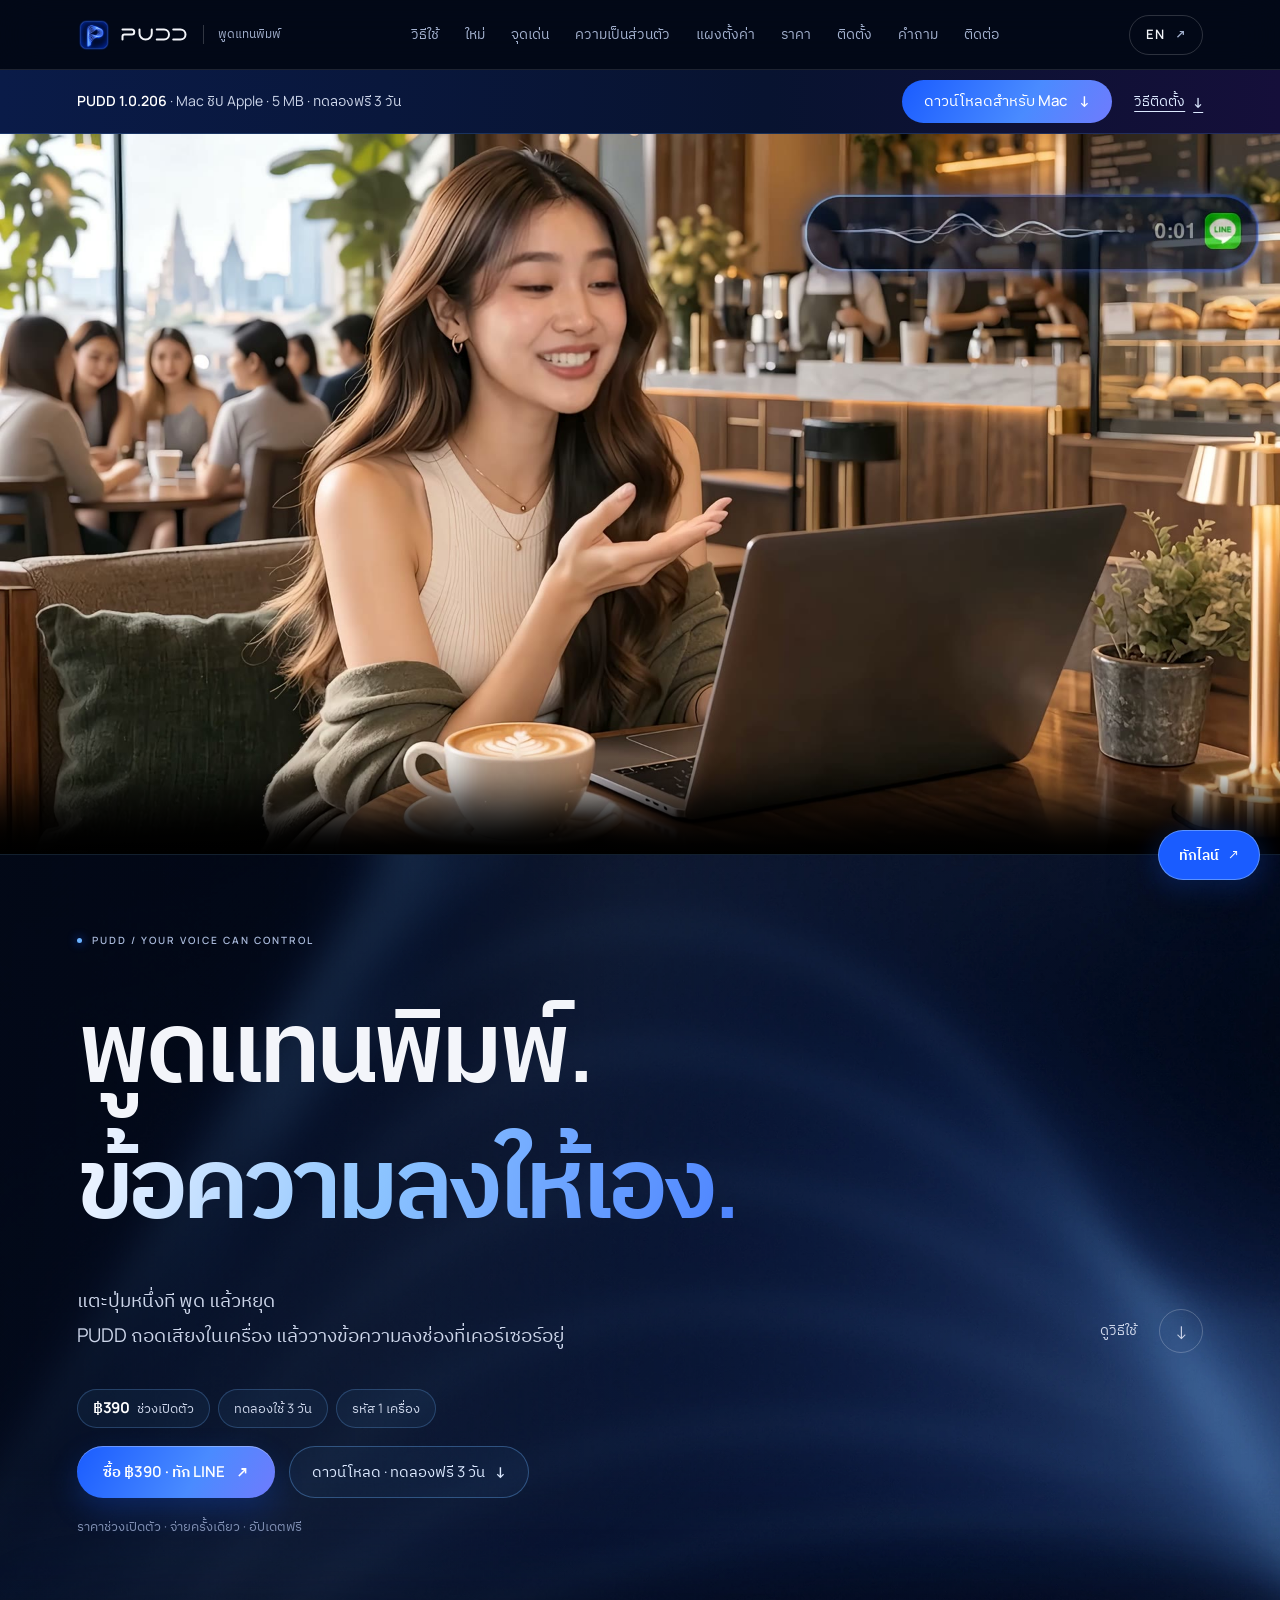
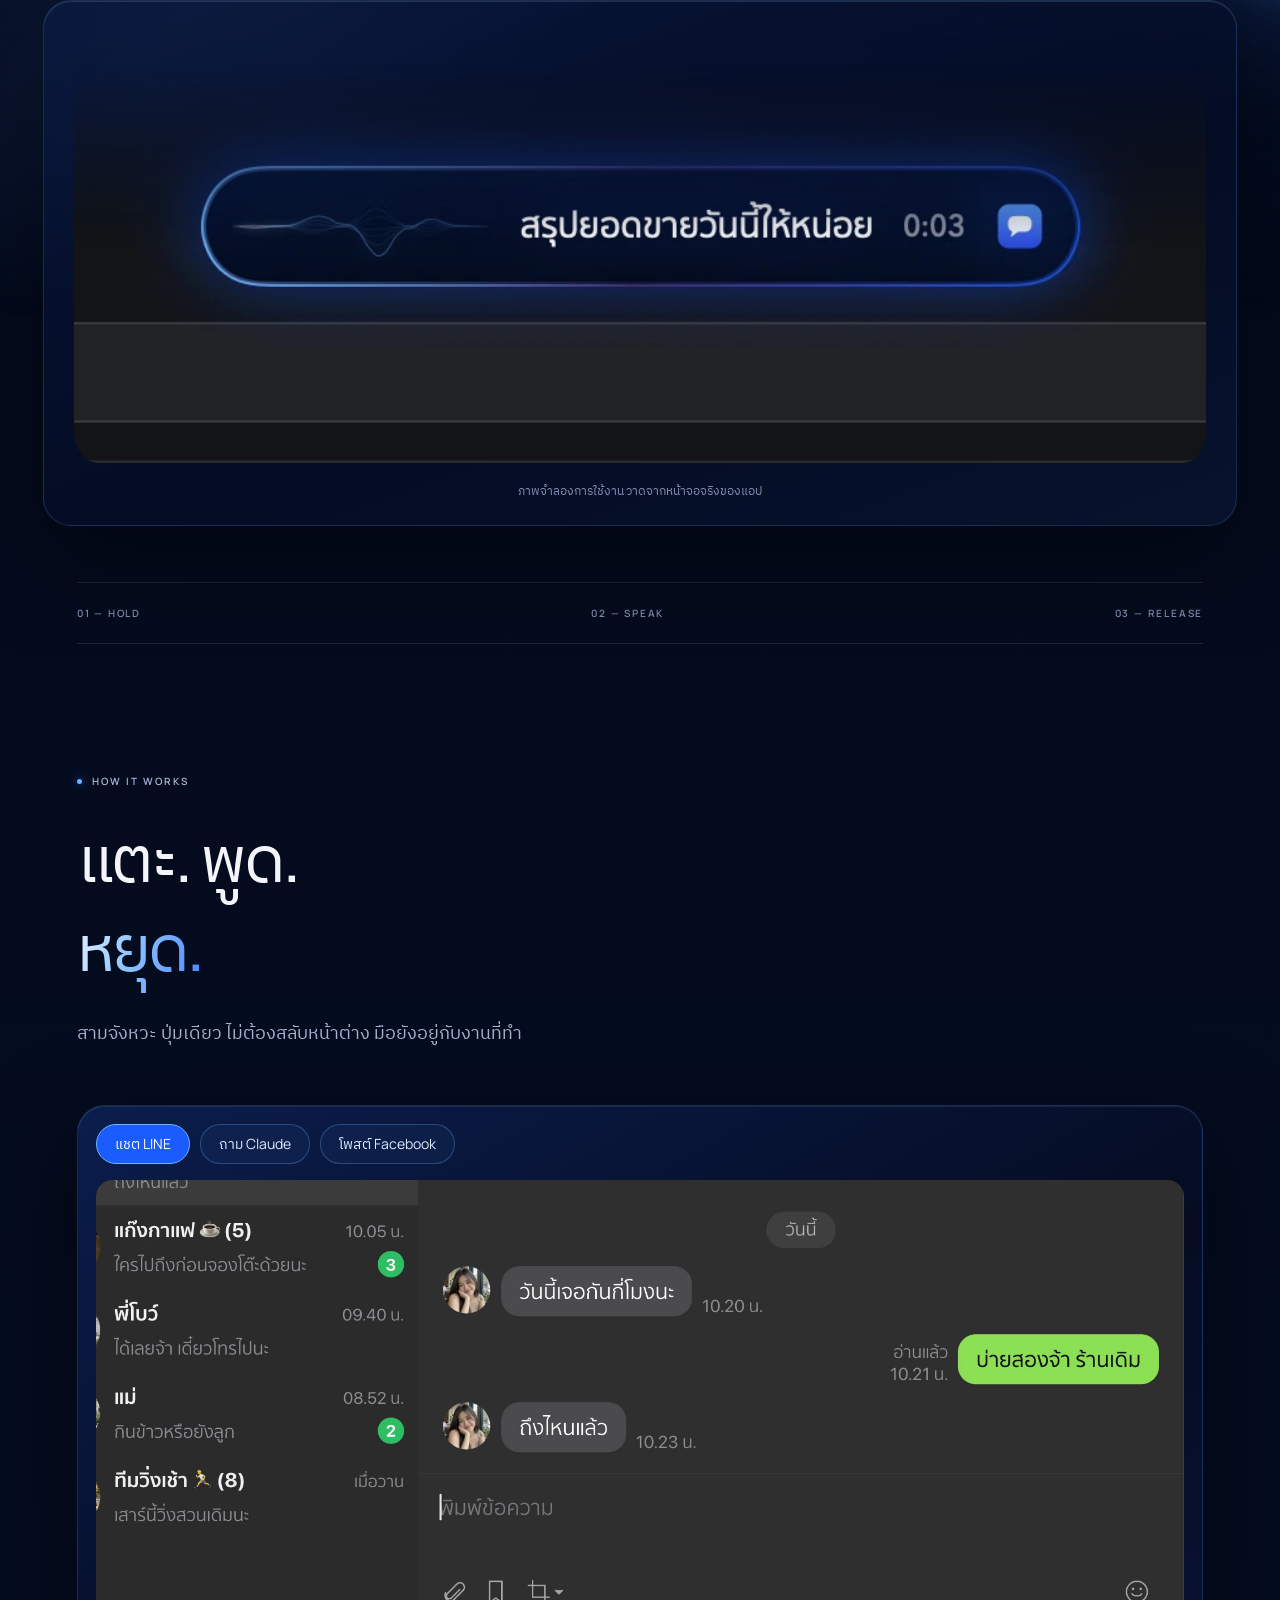
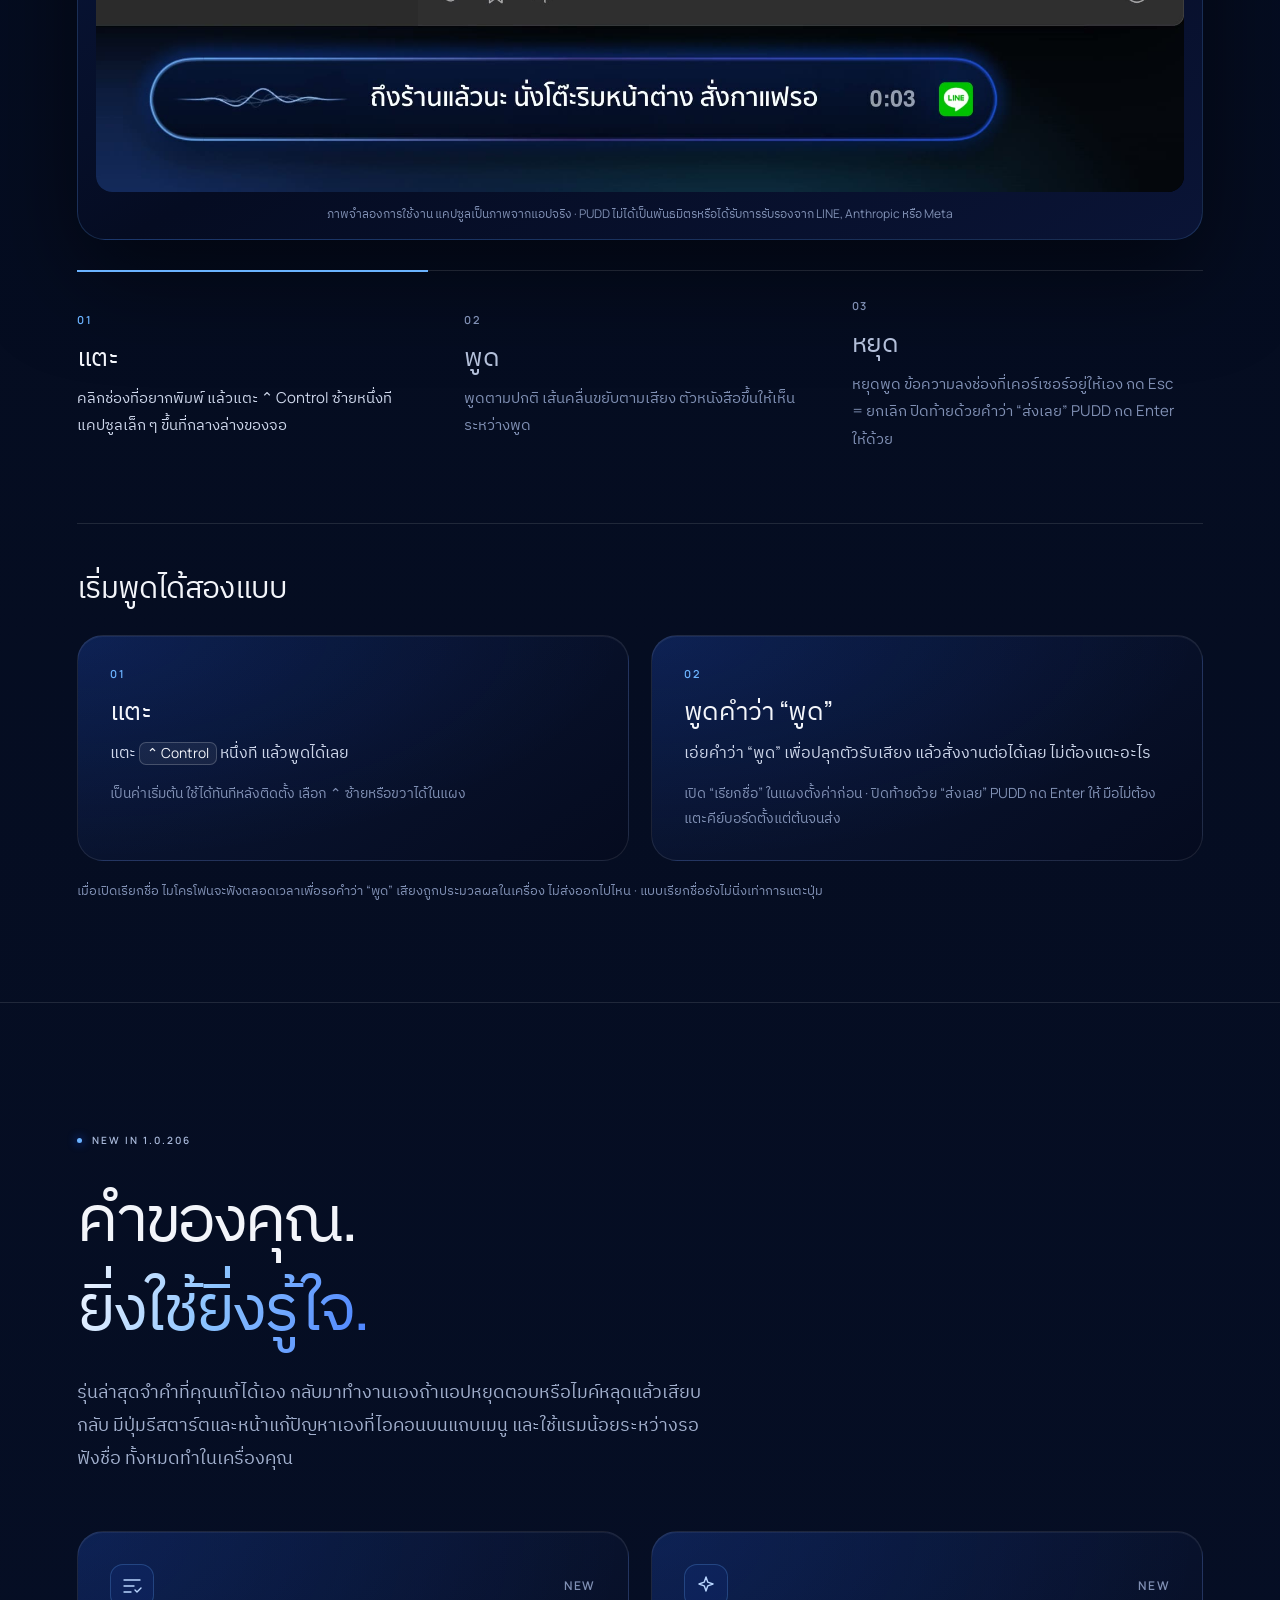
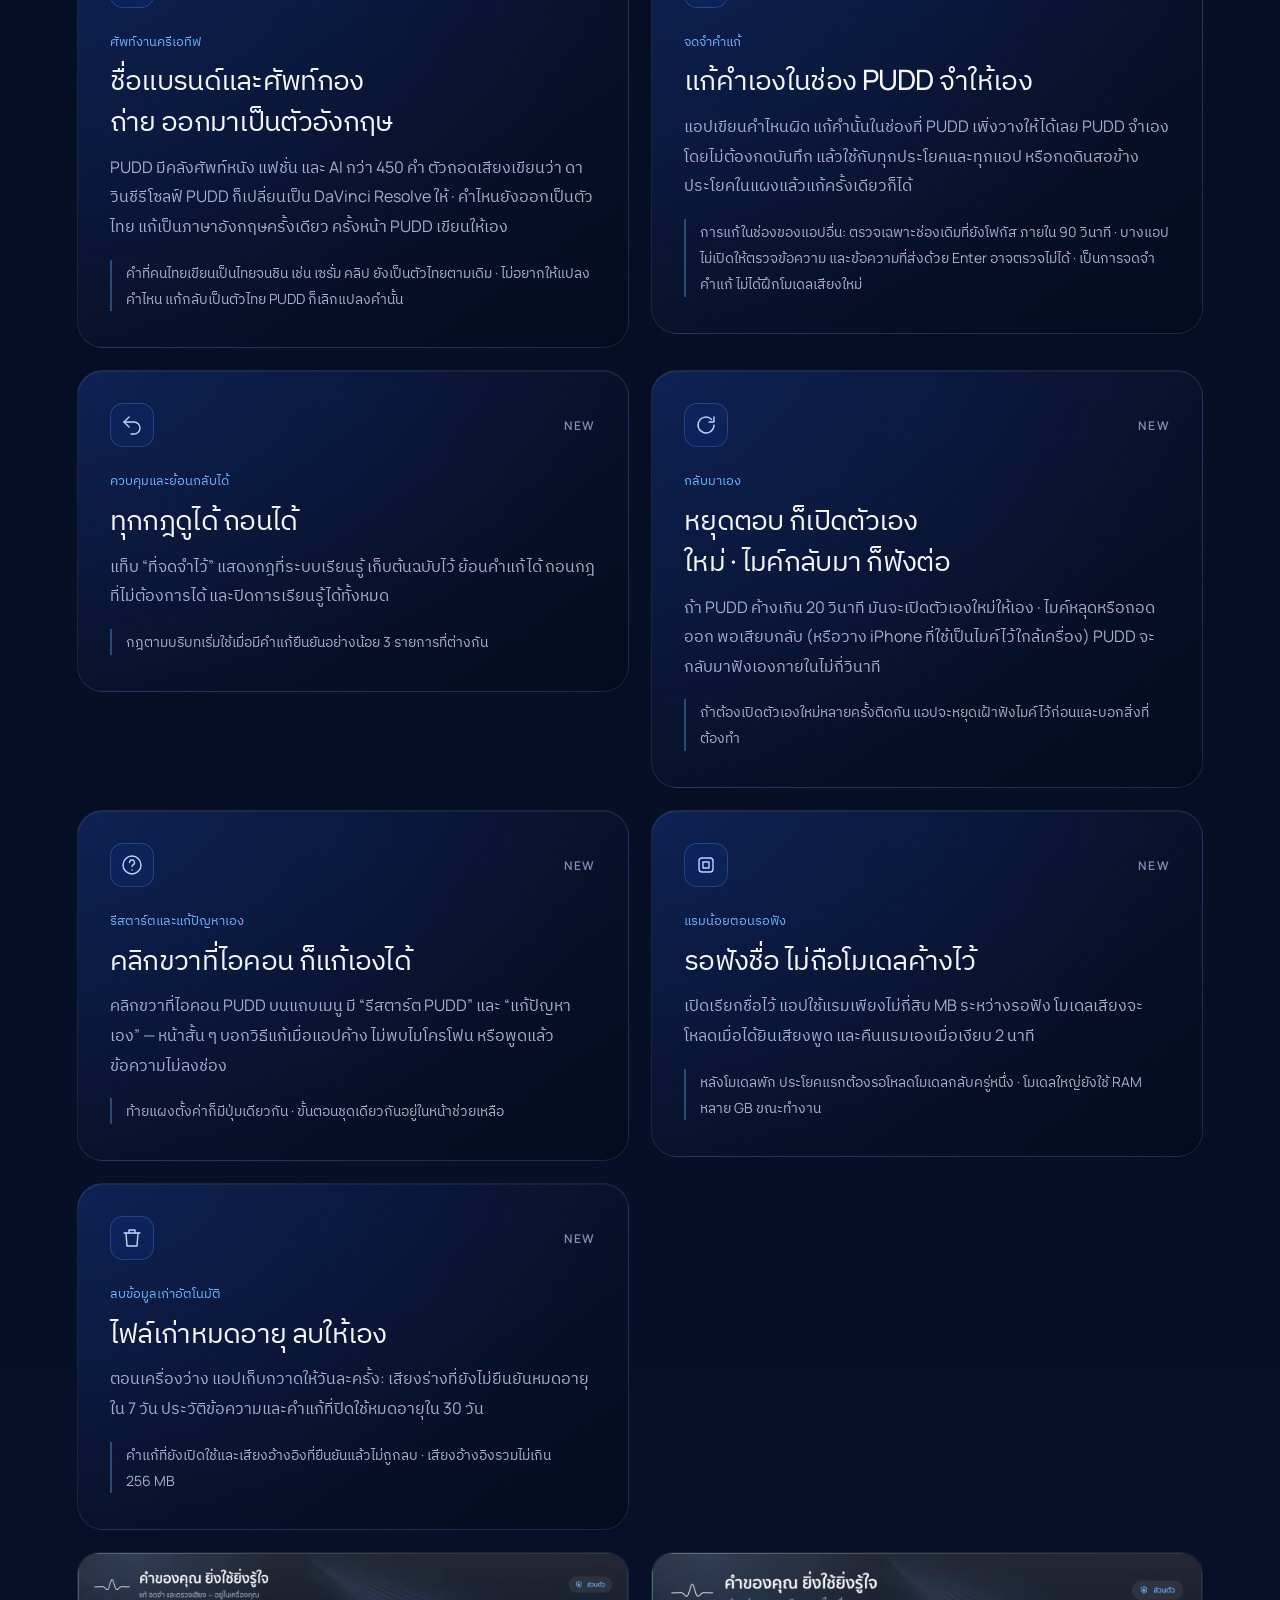
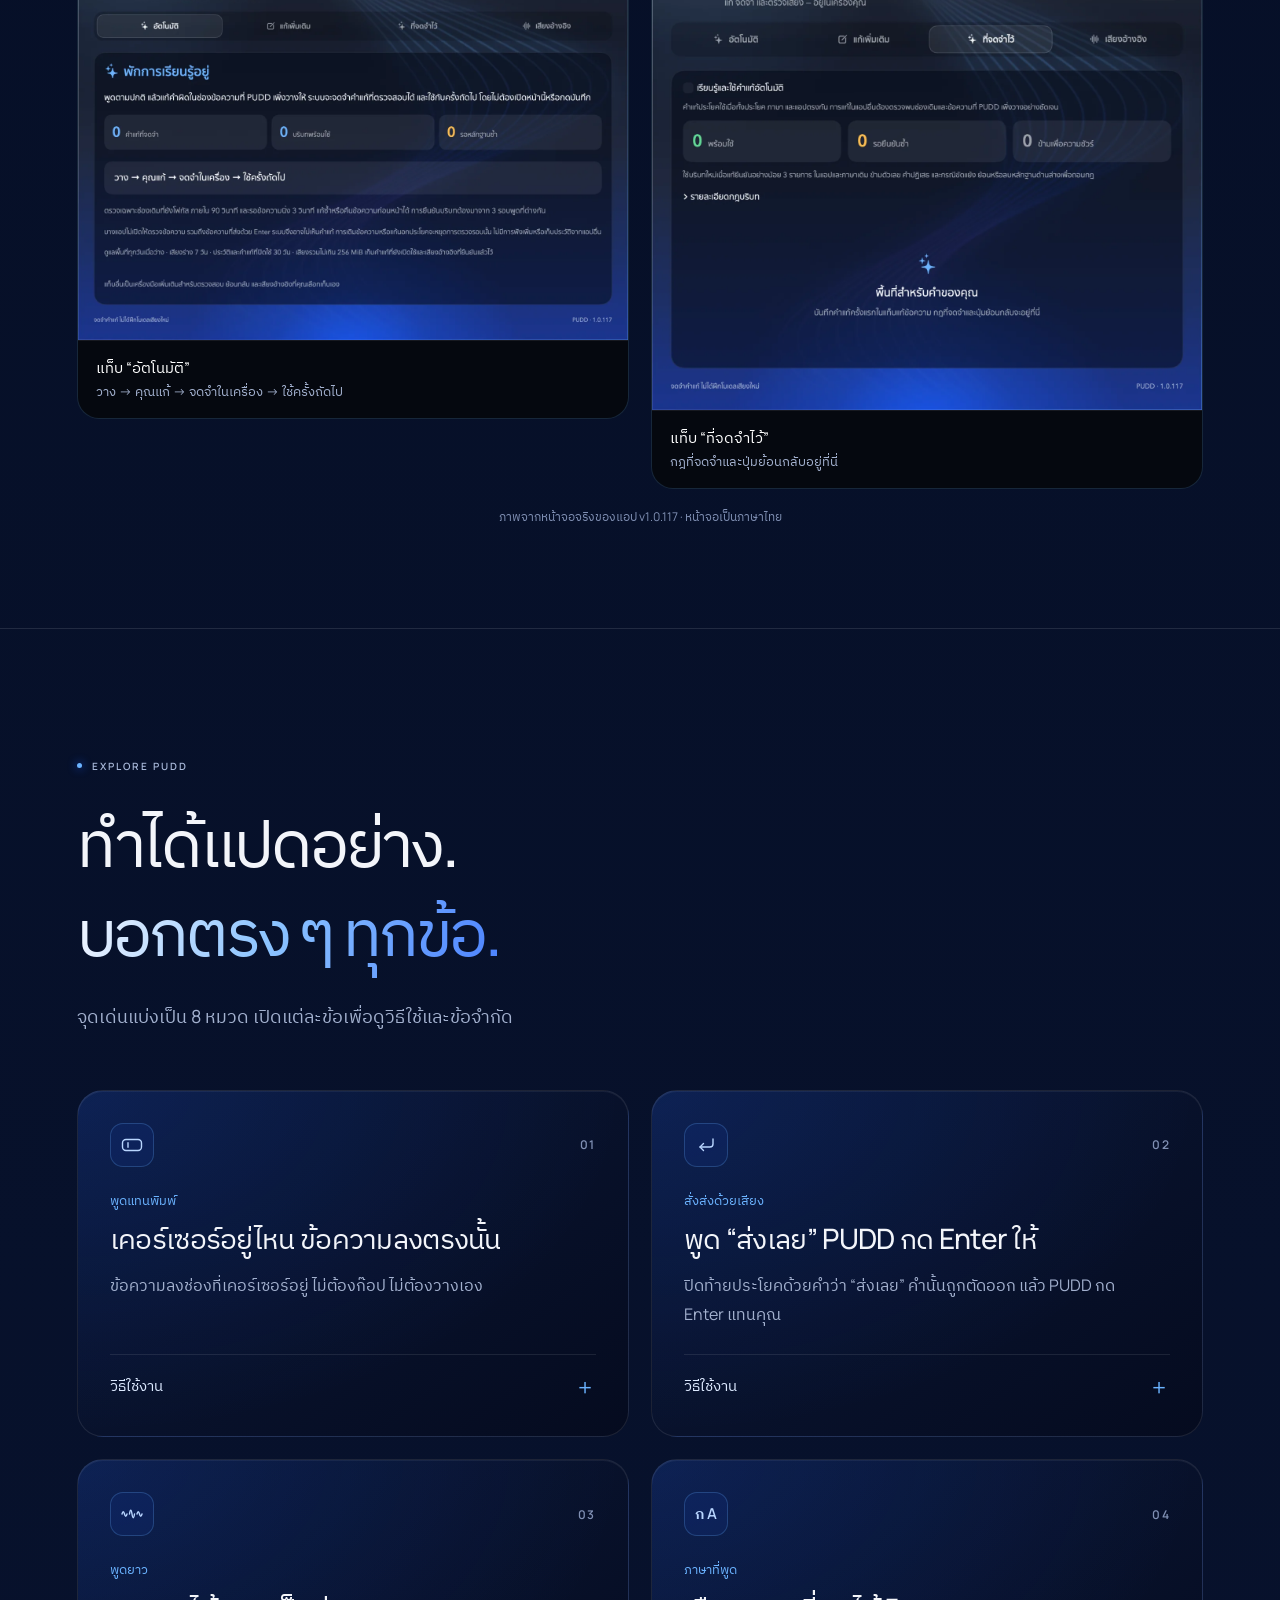
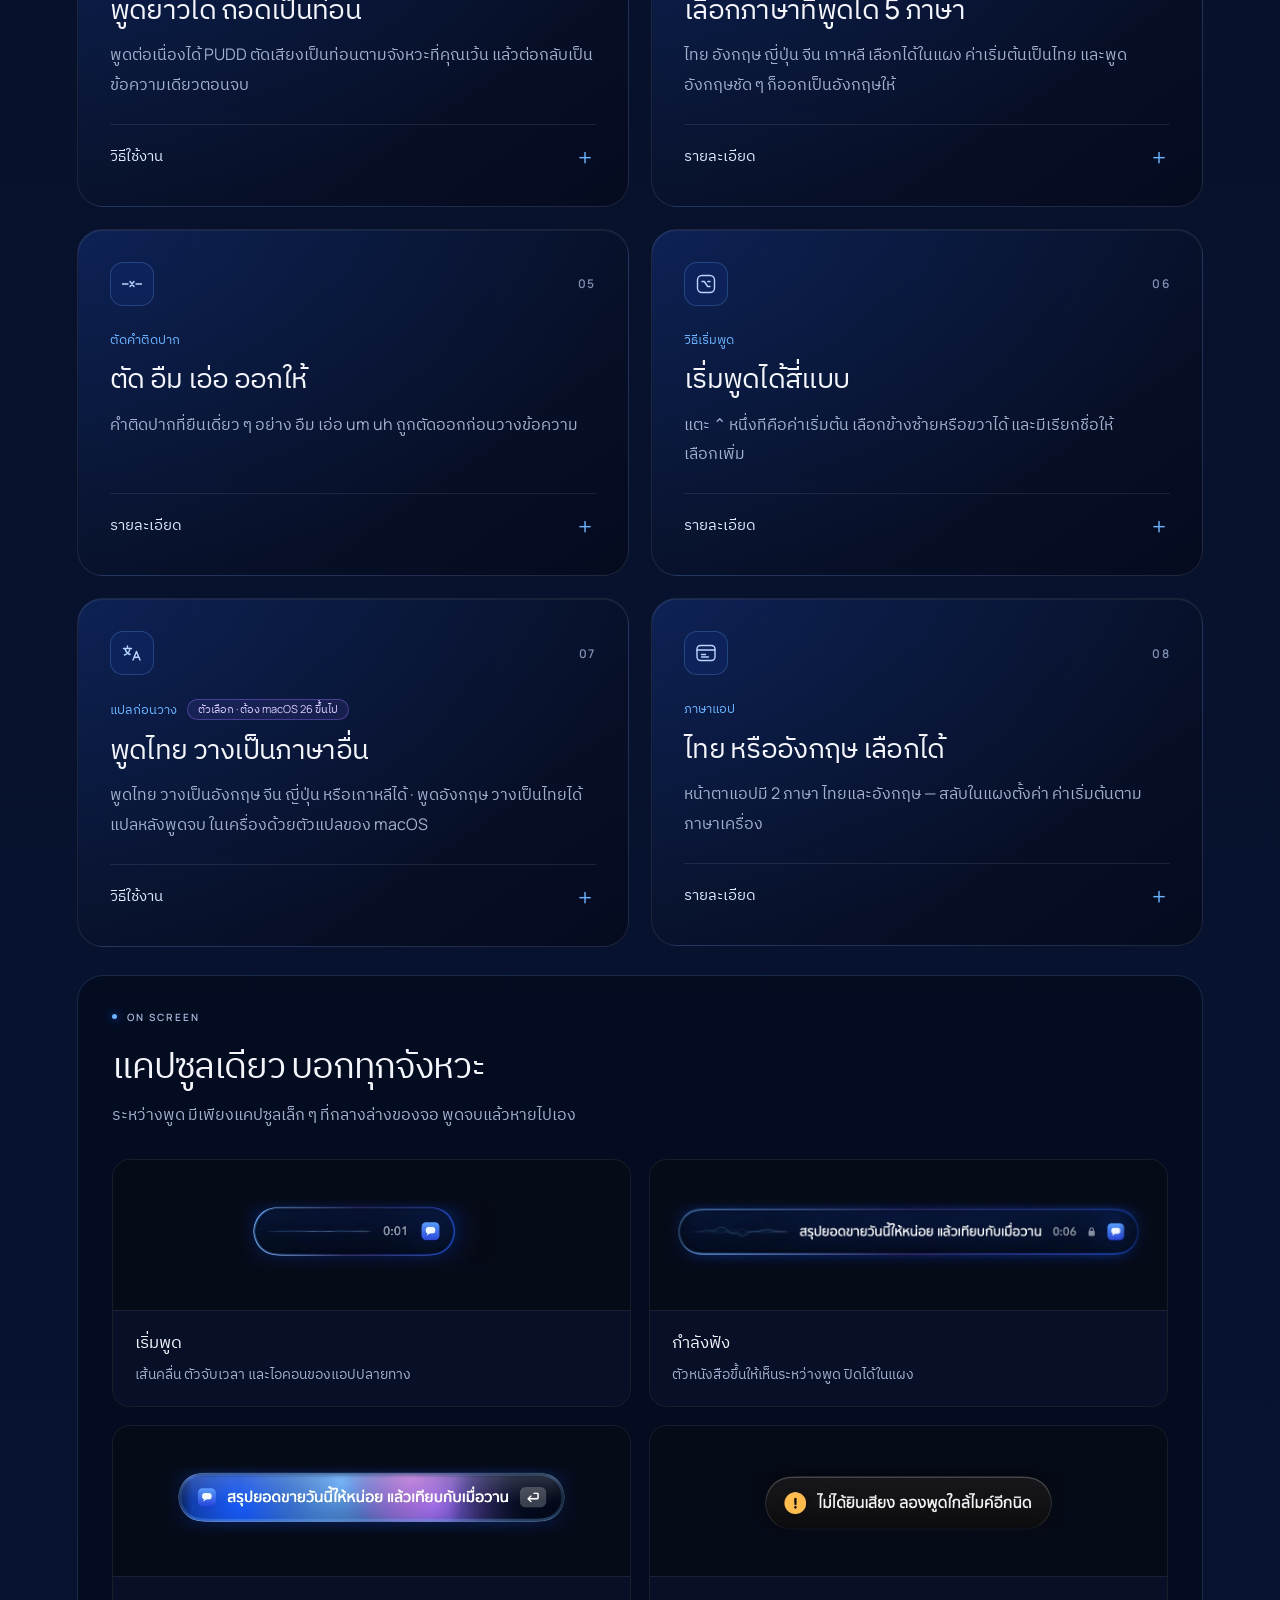
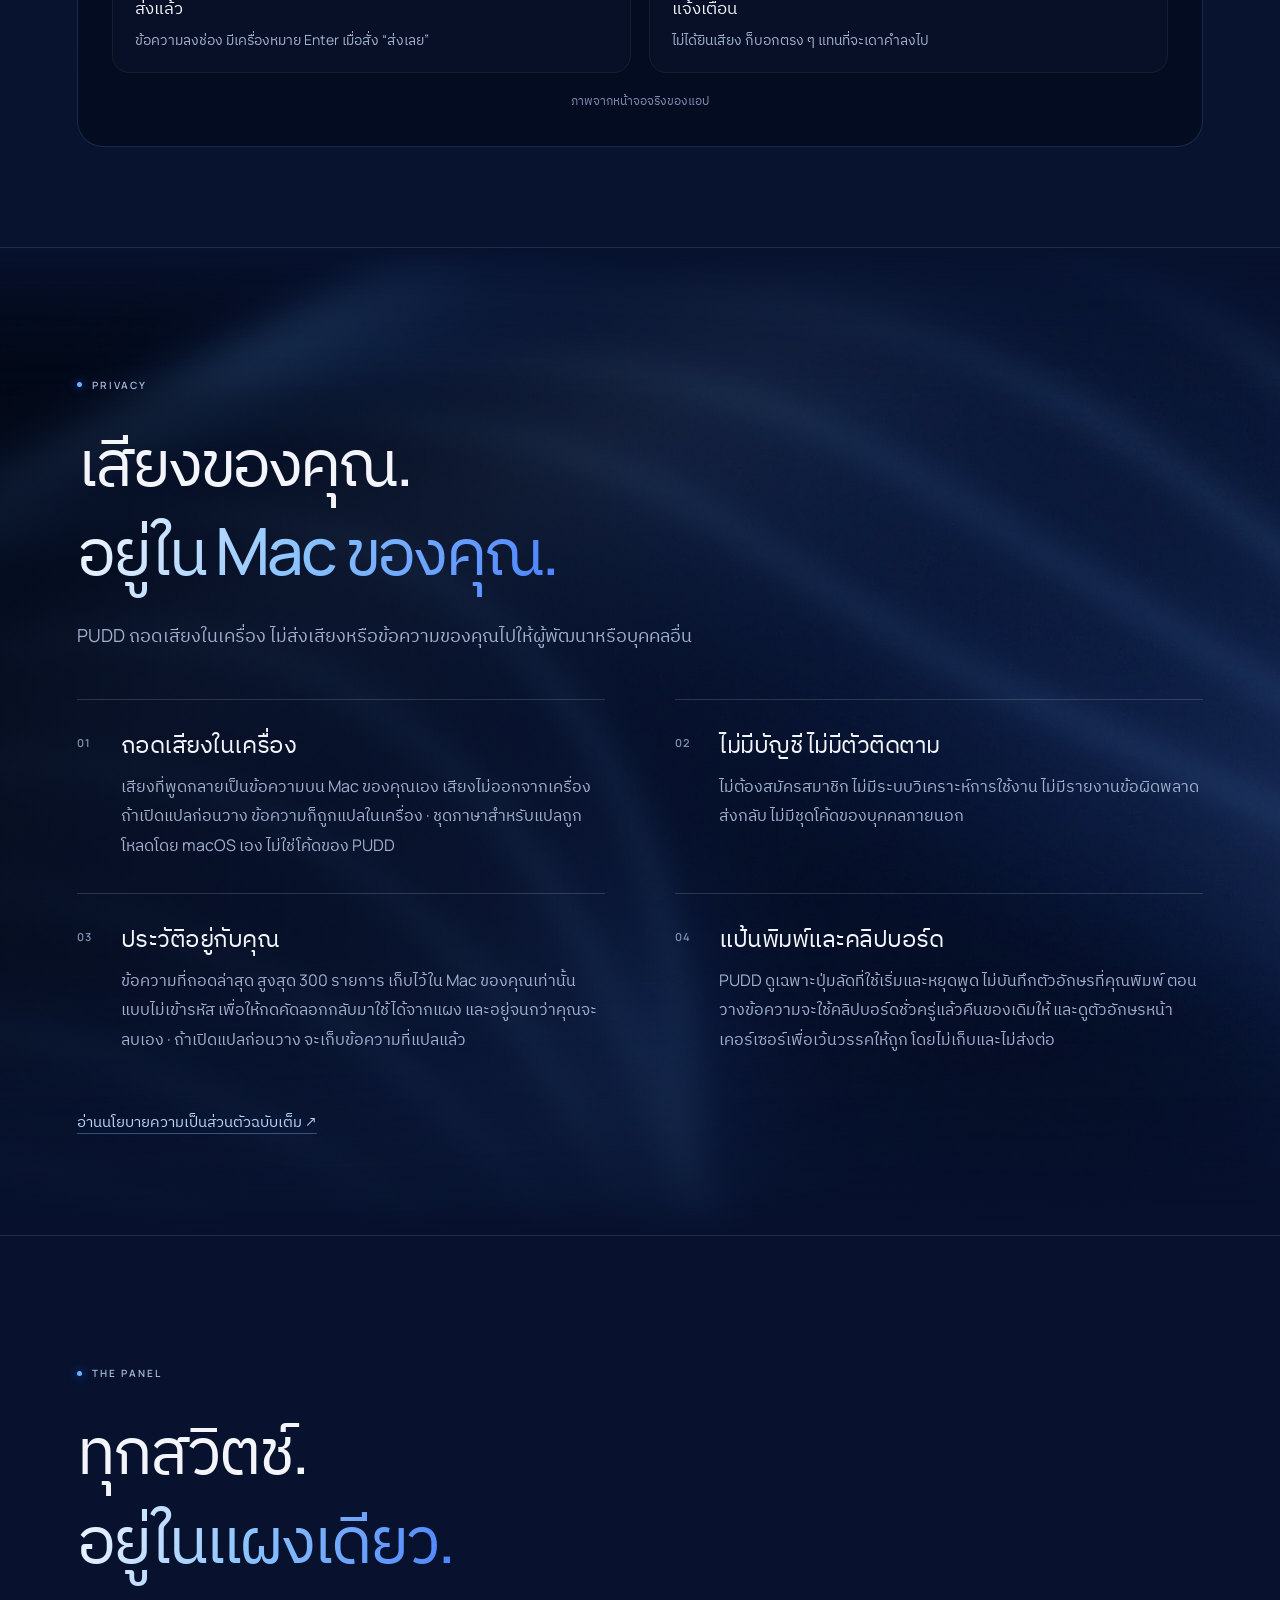
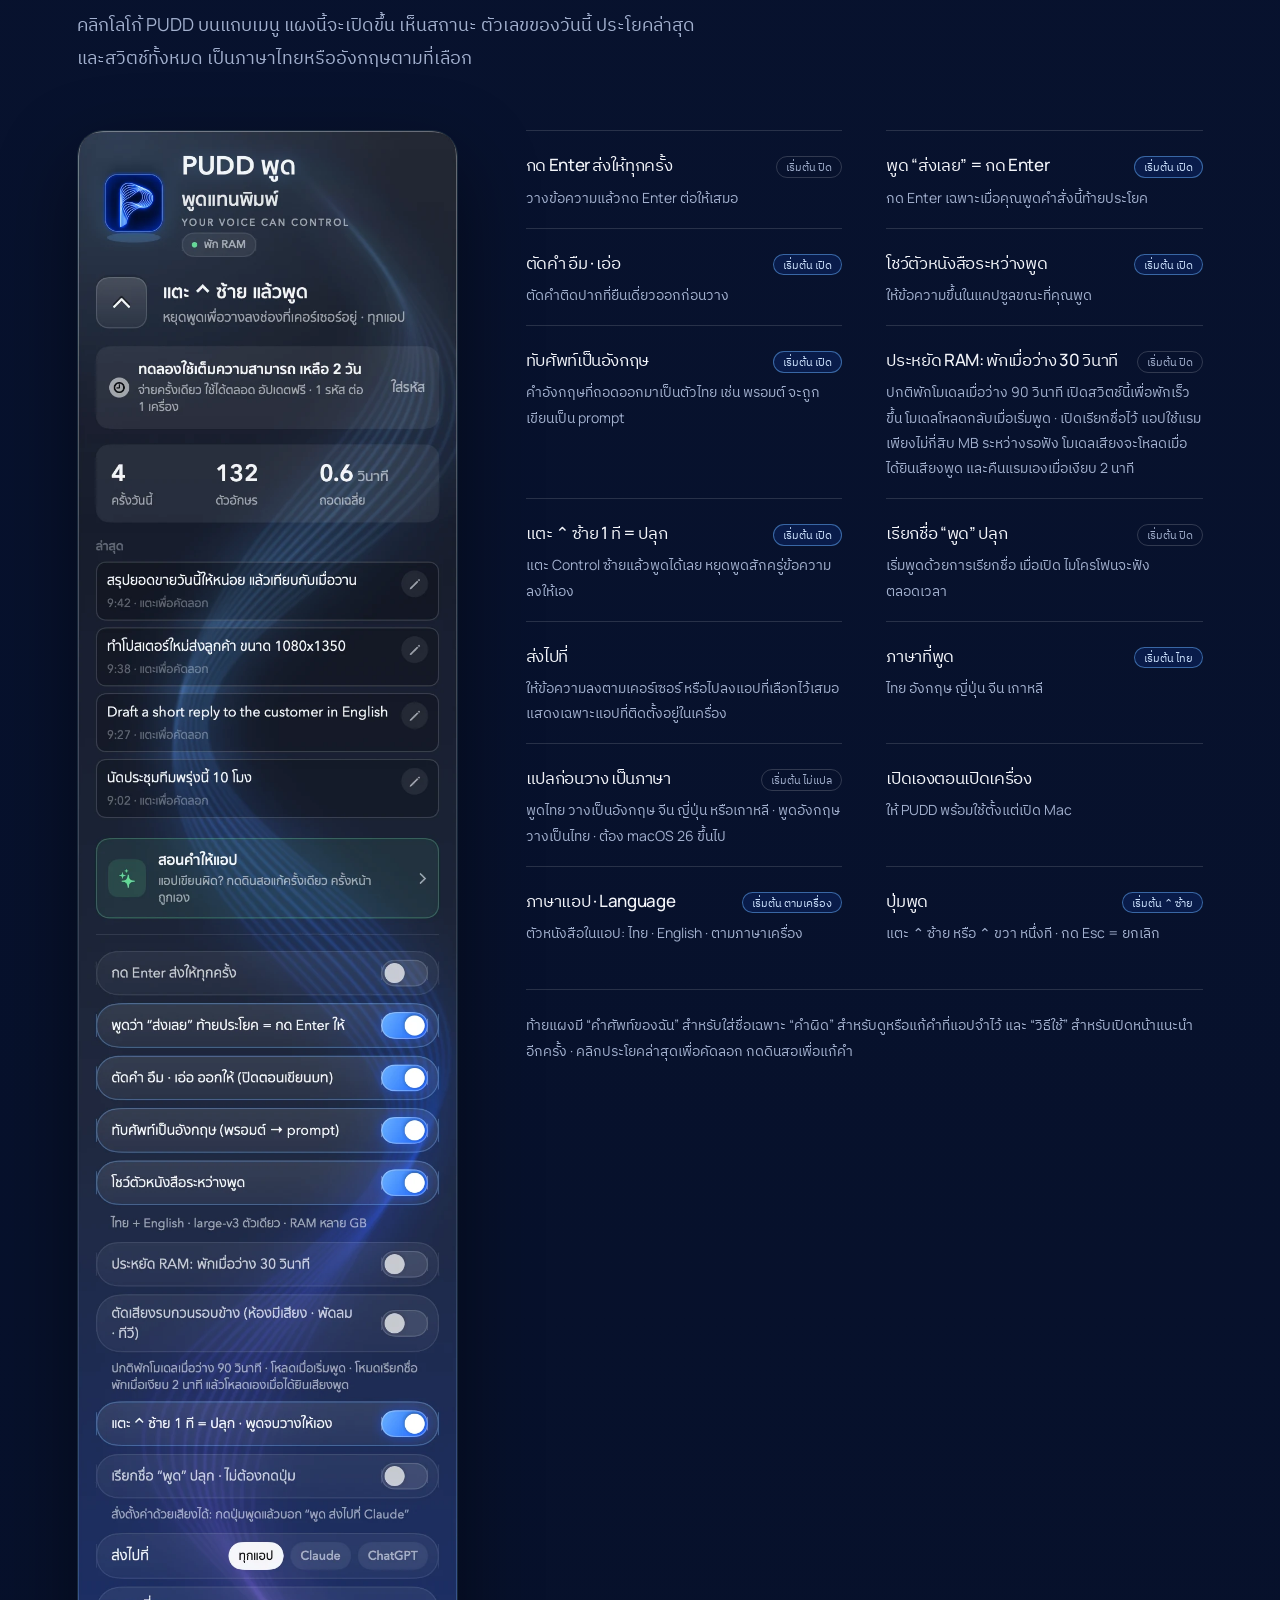
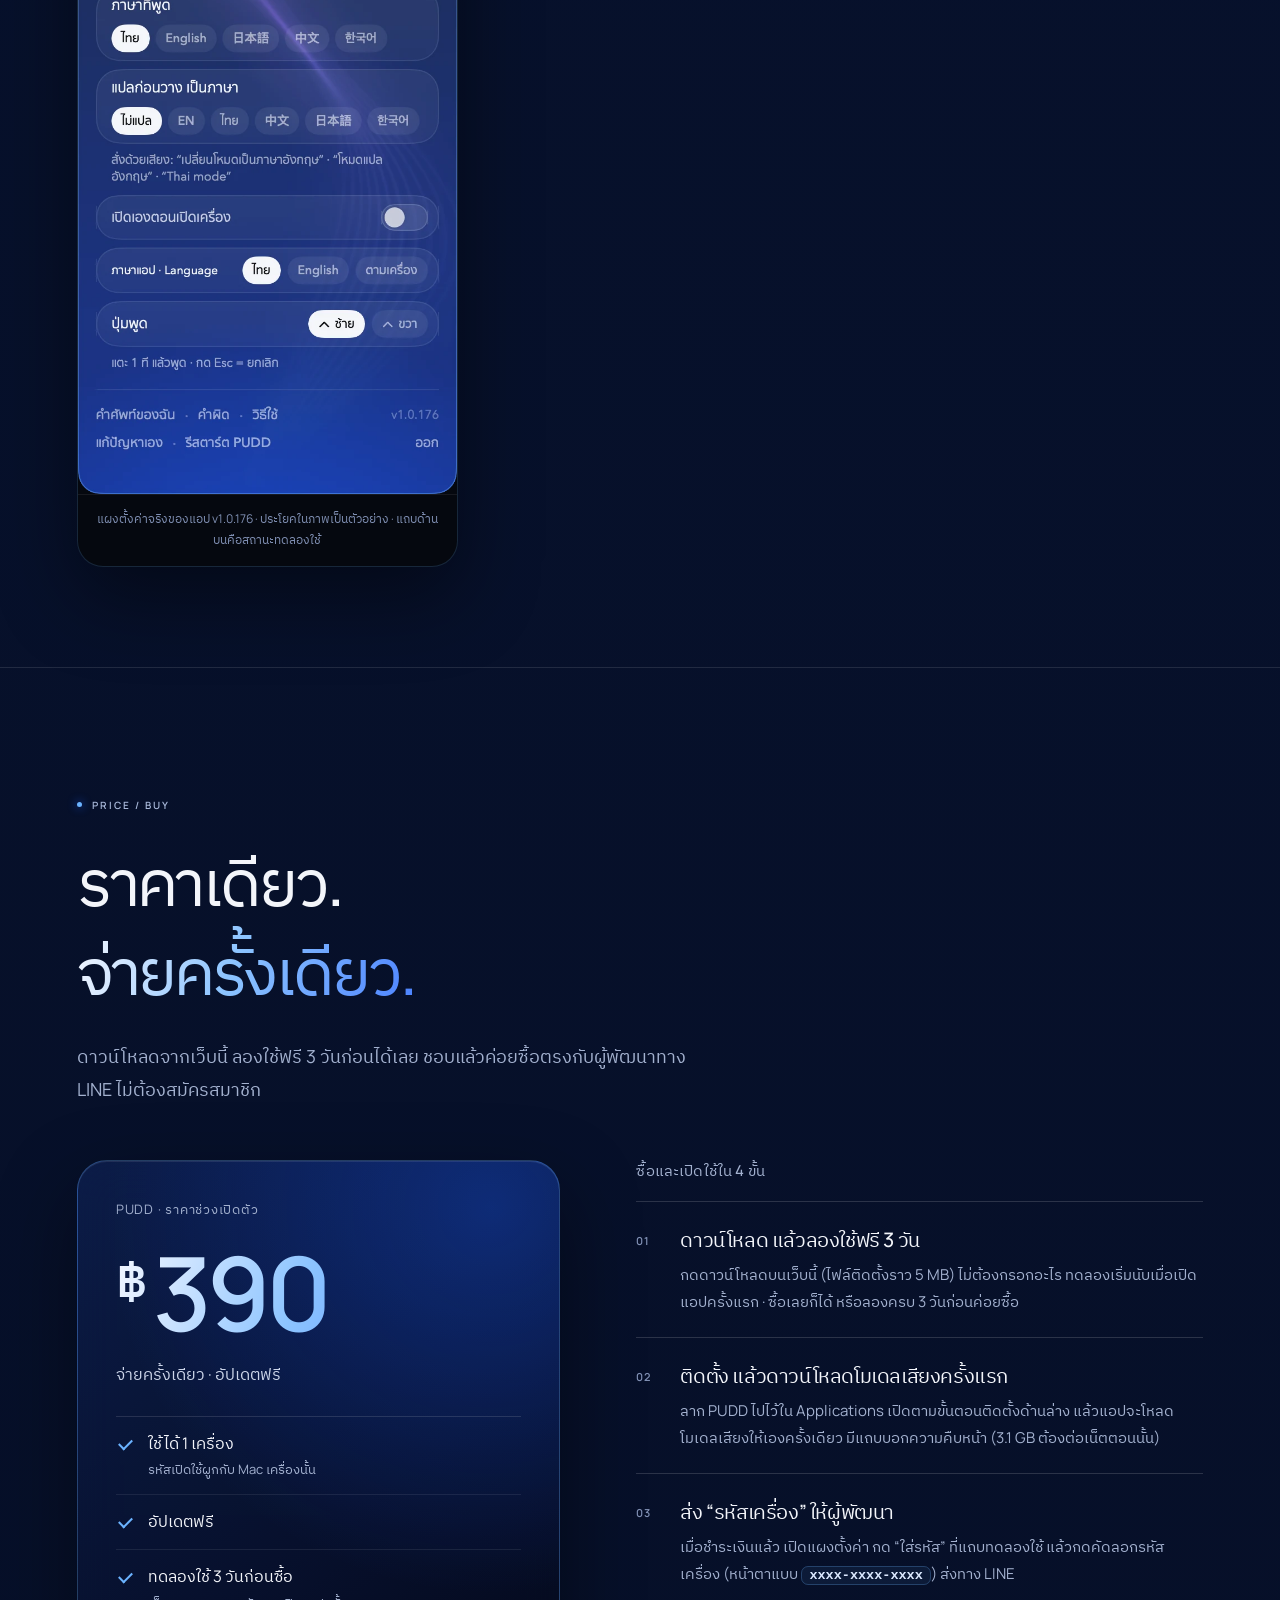
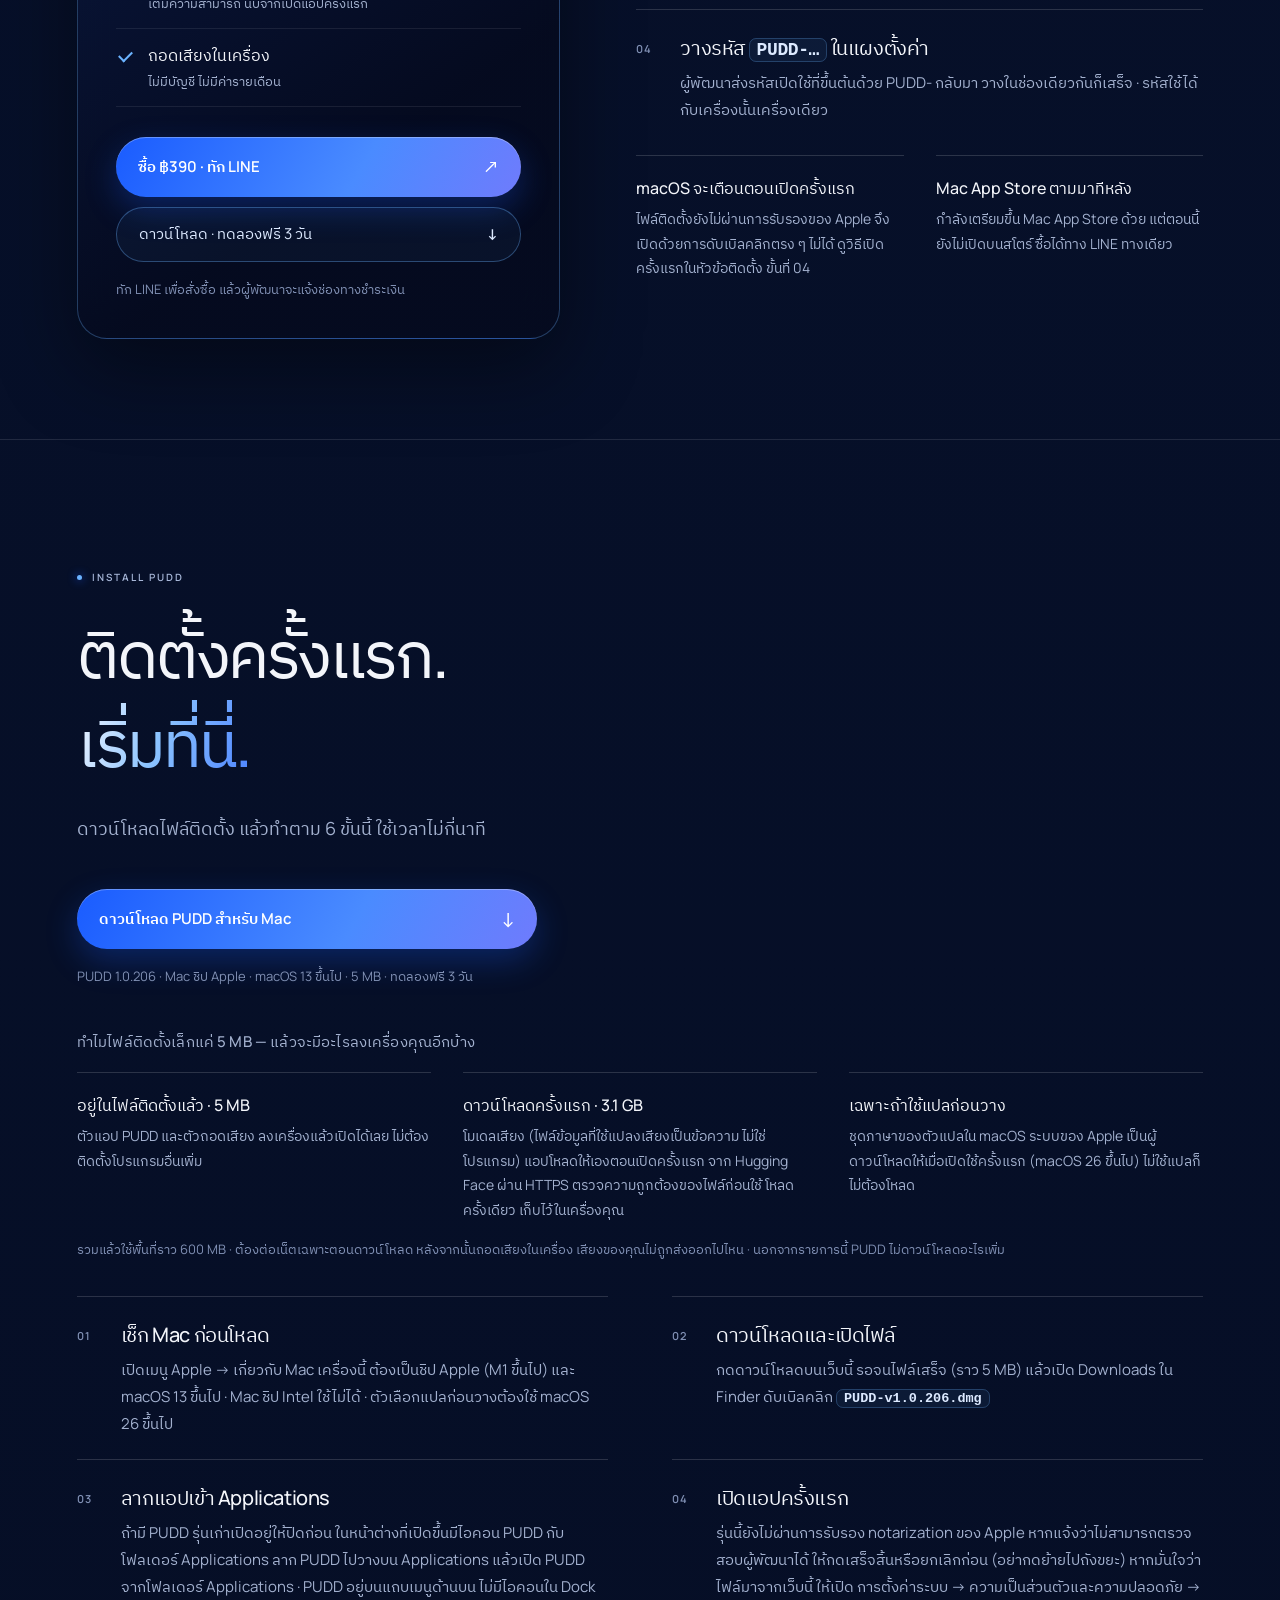
<file: index.html>
<!doctype html>
<html lang="th">
<head>
<meta charset="utf-8">
<meta name="viewport" content="width=device-width,initial-scale=1">
<meta name="theme-color" content="#030918">
<title data-th="PUDD — พูดแทนพิมพ์ บน Mac" data-en="PUDD — Speak instead of typing, on Mac">PUDD — พูดแทนพิมพ์ บน Mac</title>
<meta name="description" content="PUDD (พูดแทนพิมพ์) แอปแถบเมนูบน Mac แตะปุ่มหนึ่งที พูด แล้วหยุด ข้อความลงช่องที่เคอร์เซอร์อยู่ ถอดเสียงในเครื่อง เลือกภาษาที่พูดได้ 5 ภาษา ราคา ฿390 ช่วงเปิดตัว จ่ายครั้งเดียว ทดลองใช้ 3 วัน" data-content-th="PUDD (พูดแทนพิมพ์) แอปแถบเมนูบน Mac แตะปุ่มหนึ่งที พูด แล้วหยุด ข้อความลงช่องที่เคอร์เซอร์อยู่ ถอดเสียงในเครื่อง เลือกภาษาที่พูดได้ 5 ภาษา ราคา ฿390 ช่วงเปิดตัว จ่ายครั้งเดียว ทดลองใช้ 3 วัน" data-content-en="PUDD is a menu bar app for Mac. Tap a key, speak, stop — your words land where your cursor is. Transcribed on device. Five spoken languages. ฿390 launch price, pay once, 3-day trial.">
<meta property="og:type" content="website">
<meta property="og:site_name" content="PUDD">
<meta property="og:title" content="PUDD — พูดแทนพิมพ์ บน Mac">
<meta property="og:description" content="แตะปุ่มหนึ่งที พูด แล้วหยุด ข้อความลงช่องที่เคอร์เซอร์อยู่ ถอดเสียงในเครื่อง เลือกภาษาที่พูดได้ 5 ภาษา ราคา ฿390 ช่วงเปิดตัว จ่ายครั้งเดียว ทดลองใช้ 3 วัน">
<meta property="og:image" content="assets/og.png">
<meta property="og:image:width" content="1200">
<meta property="og:image:height" content="630">
<meta property="og:locale" content="th_TH">
<meta property="og:locale:alternate" content="en_US">
<meta name="twitter:card" content="summary_large_image">
<meta name="twitter:title" content="PUDD — พูดแทนพิมพ์ บน Mac">
<meta name="twitter:description" content="แตะปุ่มหนึ่งที พูด แล้วหยุด ข้อความลงช่องที่เคอร์เซอร์อยู่ ถอดเสียงในเครื่อง เลือกภาษาที่พูดได้ 5 ภาษา">
<meta name="twitter:image" content="assets/og.png">
<link rel="icon" type="image/png" sizes="32x32" href="assets/favicon-32.png">
<link rel="icon" type="image/png" sizes="512x512" href="assets/icon-512.png">
<link rel="apple-touch-icon" sizes="180x180" href="assets/apple-touch-icon.png">
<link rel="stylesheet" href="style.css">
<link rel="stylesheet" href="motion.css">
</head>
<body>
<a class="skip" href="#how" data-th="ข้ามไปวิธีใช้" data-en="Skip to how it works">ข้ามไปวิธีใช้</a>

<header class="site-header">
  <a class="brand" href="#top" aria-label="PUDD">
    <img src="assets/icon-96.png" alt="" width="34" height="34">
    <svg viewBox="-30 -30 1320 260" aria-hidden="true"><g fill="none" stroke="currentColor" stroke-width="40" stroke-linecap="round" stroke-linejoin="round"><path d="M0,0 H185 A50,50 0 0 1 185,100 H40 A40,40 0 0 0 0,140 V200"/><path d="M340,0 V78 A122.5,122.5 0 0 0 585,78 V0"/><path d="M685,0 H830 A100,100 0 0 1 830,200 H685"/><path d="M1015,0 H1160 A100,100 0 0 1 1160,200 H1015"/></g></svg>
    <span data-th="พูดแทนพิมพ์" data-en="Speak instead of typing">พูดแทนพิมพ์</span>
  </a>
  <nav class="site-nav" aria-label="เมนูหลัก" data-label-th="เมนูหลัก" data-label-en="Main menu">
    <a href="#how" data-th="วิธีใช้" data-en="How it works">วิธีใช้</a>
    <a href="#new" data-th="ใหม่" data-en="New">ใหม่</a>
    <a href="#features" data-th="จุดเด่น" data-en="Features">จุดเด่น</a>
    <a href="#privacy" data-th="ความเป็นส่วนตัว" data-en="Privacy">ความเป็นส่วนตัว</a>
    <a href="#panel" data-th="แผงตั้งค่า" data-en="Panel">แผงตั้งค่า</a>
    <a href="#buy" data-th="ราคา" data-en="Pricing">ราคา</a>
    <a href="#install" data-th="ติดตั้ง" data-en="Install">ติดตั้ง</a>
    <a href="#faq" data-th="คำถาม" data-en="FAQ">คำถาม</a>
    <a href="#contact" data-th="ติดต่อ" data-en="Contact">ติดต่อ</a>
  </nav>
  <button id="language" type="button" aria-label="Switch to English">EN <span aria-hidden="true">↗</span></button>
</header>

<main id="top">

<!-- ═════════ DOWNLOAD BAR: ดาวน์โหลดอยู่บนสุดของหน้า · ลิงก์ "วิธีติดตั้ง" เลื่อนลงไป #install ═════════ -->
<div class="download-bar">
  <p data-th="&lt;b&gt;PUDD 1.0.206&lt;/b&gt; · Mac ชิป Apple · 5 MB · ทดลองฟรี 3 วัน" data-en="&lt;b&gt;PUDD 1.0.206&lt;/b&gt; · Apple silicon Mac · 5 MB · free 3-day trial"><b>PUDD 1.0.206</b> · Mac ชิป Apple · 5 MB · ทดลองฟรี 3 วัน</p>
  <div class="download-bar-actions">
    <a class="download-bar-button" href="downloads/PUDD-v1.0.206.dmg" download><span data-th="ดาวน์โหลดสำหรับ Mac" data-en="Download for Mac">ดาวน์โหลดสำหรับ Mac</span><b aria-hidden="true">↓</b></a>
    <a class="download-bar-link" href="#install"><span data-th="วิธีติดตั้ง" data-en="How to install">วิธีติดตั้ง</span><b aria-hidden="true">↓</b></a>
  </div>
</div>

<!-- ═════════ FILM: แถบวิดีโอโปรโมตเต็มความกว้าง บนสุดของหน้า (v5 ร่าง 14) ═════════ -->
<section class="film" aria-label="วิดีโอแนะนำ PUDD" data-label-th="วิดีโอแนะนำ PUDD" data-label-en="PUDD intro film">
  <video class="film-video" autoplay muted loop playsinline controls preload="metadata" poster="assets/pudd-promo-v5r20u-poster.jpg" width="1920" height="1080">
    <source media="(max-width:760px)" src="assets/pudd-promo-v5r20u-720.mp4" type="video/mp4">
    <source media="(min-width:2400px), (min-width:1500px) and (min-resolution:1.5dppx)" src="assets/pudd-promo-v5r20u-2160.mp4" type="video/mp4">
    <source src="assets/pudd-promo-v5r20u-1080.mp4" type="video/mp4">
  </video>
  <button class="film-sound" type="button" hidden><span data-th="เปิดเสียง" data-en="Sound on">เปิดเสียง</span></button>
</section>

<!-- ═════════ HERO ═════════ -->
<div class="backdrop backdrop-a">
<section class="hero">
  <div class="eyebrow"><span class="dot"></span> PUDD / YOUR VOICE CAN CONTROL</div>
  <h1 data-th="พูดแทนพิมพ์.&lt;br&gt;&lt;em&gt;ข้อความลงให้เอง.&lt;/em&gt;" data-en="Speak it.&lt;br&gt;&lt;em&gt;See it typed.&lt;/em&gt;">พูดแทนพิมพ์.<br><em>ข้อความลงให้เอง.</em></h1>
  <div class="hero-bottom">
    <p data-th="แตะปุ่มหนึ่งที พูด แล้วหยุด&lt;br&gt;PUDD ถอดเสียงในเครื่อง แล้ววางข้อความลงช่องที่เคอร์เซอร์อยู่" data-en="Tap a key. Speak. Stop.&lt;br&gt;PUDD transcribes on your Mac and places the text where your cursor is.">แตะปุ่มหนึ่งที พูด แล้วหยุด<br>PUDD ถอดเสียงในเครื่อง แล้ววางข้อความลงช่องที่เคอร์เซอร์อยู่</p>
    <a class="round-link" href="#how"><span data-th="ดูวิธีใช้" data-en="See how it works">ดูวิธีใช้</span><b aria-hidden="true">↓</b></a>
  </div>
  <ul class="deal-strip" aria-label="สรุปราคา" data-label-th="สรุปราคา" data-label-en="Price at a glance">
    <li><b>฿390</b> <span data-th="ช่วงเปิดตัว" data-en="launch price">ช่วงเปิดตัว</span></li>
    <li data-th="ทดลองใช้ 3 วัน" data-en="3-day trial">ทดลองใช้ 3 วัน</li>
    <li data-th="รหัส 1 เครื่อง" data-en="1 code, 1 Mac">รหัส 1 เครื่อง</li>
  </ul>
  <div class="hero-actions">
    <!-- BUY: ขายตรงทาง LINE · ปุ่มทดลอง = ดาวน์โหลดไฟล์จริง downloads/PUDD-v<รุ่น>.dmg (ยังไม่ผ่าน notarize → วิธีเปิดครั้งแรกอยู่ใน #install) · เมื่อขึ้น Mac App Store ค่อยเพิ่มปุ่มสโตร์ (ดู README) -->
    <a class="primary" href="https://line.me/ti/p/~chongdol" target="_blank" rel="noopener noreferrer" data-buy><span data-th="ซื้อ ฿390 · ทัก LINE" data-en="Buy ฿390 · Message on LINE">ซื้อ ฿390 · ทัก LINE</span><b aria-hidden="true">↗</b></a>
    <a class="ghost" href="downloads/PUDD-v1.0.206.dmg" download data-trial><span data-th="ดาวน์โหลด · ทดลองฟรี 3 วัน" data-en="Download · free 3-day trial">ดาวน์โหลด · ทดลองฟรี 3 วัน</span><b aria-hidden="true">↓</b></a>
  </div>
  <p class="hero-note" data-price data-th="ราคาช่วงเปิดตัว · จ่ายครั้งเดียว · อัปเดตฟรี" data-en="Launch price · one-time · free updates">ราคาช่วงเปิดตัว · จ่ายครั้งเดียว · อัปเดตฟรี</p>

  <figure class="product-stage">
    <picture>
      <source media="(max-width:760px)" srcset="assets/hero-strip-m-th.webp" data-srcset-th="assets/hero-strip-m-th.webp" data-srcset-en="assets/hero-strip-m-en.webp" width="900" height="316">
      <img class="stage-shot" src="assets/hero-strip-th.webp" data-src-th="assets/hero-strip-th.webp" data-src-en="assets/hero-strip-en.webp" width="1432" height="356" alt="แคปซูลของ PUDD ที่กลางล่างของจอ กำลังขึ้นข้อความตามเสียงพูด เหนือช่องพิมพ์ของแอปแชต" data-alt-th="แคปซูลของ PUDD ที่กลางล่างของจอ กำลังขึ้นข้อความตามเสียงพูด เหนือช่องพิมพ์ของแอปแชต" data-alt-en="The PUDD capsule at the bottom centre of the screen, showing text as it is spoken, above a chat app&#x27;s text field">
    </picture>
    <figcaption class="image-note" data-th="ภาพจำลองการใช้งาน วาดจากหน้าจอจริงของแอป" data-en="Simulated usage, drawn from the app&#x27;s real screens.">ภาพจำลองการใช้งาน วาดจากหน้าจอจริงของแอป</figcaption>
  </figure>

  <div class="chapter-index" aria-hidden="true"><span>01 — HOLD</span><span>02 — SPEAK</span><span>03 — RELEASE</span></div>
</section>
</div>

<!-- ═════════ HOW IT WORKS ═════════ -->
<section class="section" id="how">
  <div class="section-heading">
    <span class="eyebrow"><span class="dot"></span> HOW IT WORKS</span>
    <h2 data-th="แตะ. พูด.&lt;br&gt;&lt;em&gt;หยุด.&lt;/em&gt;" data-en="Tap. Speak.&lt;br&gt;&lt;em&gt;Stop.&lt;/em&gt;">แตะ. พูด.<br><em>หยุด.</em></h2>
    <p data-th="สามจังหวะ ปุ่มเดียว ไม่ต้องสลับหน้าต่าง มือยังอยู่กับงานที่ทำ" data-en="Three beats, one key. No window switching. Your hands stay on your work.">สามจังหวะ ปุ่มเดียว ไม่ต้องสลับหน้าต่าง มือยังอยู่กับงานที่ทำ</p>
  </div>

  <div class="demo" id="demo">
    <figure class="demo-stage demo-film">
      <div class="demo-pick" role="group" aria-label="เลือกตัวอย่าง" data-label-th="เลือกตัวอย่าง" data-label-en="Choose an example">
        <button type="button" data-clip="line" data-beats="0.3,1.4,5.2" aria-pressed="true" data-th="แชต LINE" data-en="LINE chat">แชต LINE</button>
        <button type="button" data-clip="claude" data-beats="0.3,1.25,4.9" aria-pressed="false" data-th="ถาม Claude" data-en="Asking Claude">ถาม Claude</button>
        <button type="button" data-clip="facebook" data-beats="0.3,1.4,5.15" aria-pressed="false" data-th="โพสต์ Facebook" data-en="Facebook post">โพสต์ Facebook</button>
      </div>
      <video class="demo-video" id="demo-video" muted loop playsinline preload="metadata" width="1920" height="1080" poster="assets/demo-line-v2.jpg" src="assets/demo-line-v2.mp4" aria-label="วิดีโอการทำงานของ PUDD: แตะ พูด หยุด ข้อความลงช่องพิมพ์" data-label-th="วิดีโอการทำงานของ PUDD: แตะ พูด หยุด ข้อความลงช่องพิมพ์" data-label-en="PUDD at work: tap, speak, stop — the text lands in the field"></video>
      <figcaption class="image-note" data-th="ภาพจำลองการใช้งาน แคปซูลเป็นภาพจากแอปจริง · PUDD ไม่ได้เป็นพันธมิตรหรือได้รับการรับรองจาก LINE, Anthropic หรือ Meta" data-en="Simulated usage; the capsule is taken from the real app. PUDD is not affiliated with or endorsed by LINE, Anthropic or Meta.">ภาพจำลองการใช้งาน แคปซูลเป็นภาพจากแอปจริง · PUDD ไม่ได้เป็นพันธมิตรหรือได้รับการรับรองจาก LINE, Anthropic หรือ Meta</figcaption>
    </figure>

    <div class="demo-steps" role="tablist" aria-label="สามจังหวะ" data-label-th="สามจังหวะ" data-label-en="Three beats">
      <button type="button" role="tab" aria-selected="false" aria-controls="demo-video" tabindex="-1">
        <span class="no">01</span>
        <b data-th="แตะ" data-en="Tap">แตะ</b>
        <span class="copy" data-th="คลิกช่องที่อยากพิมพ์ แล้วแตะ ⌃ Control ซ้ายหนึ่งที แคปซูลเล็ก ๆ ขึ้นที่กลางล่างของจอ" data-en="Click where you want to type, then tap the left ⌃ Control key once. A small capsule appears at the bottom centre of the screen.">คลิกช่องที่อยากพิมพ์ แล้วแตะ ⌃ Control ซ้ายหนึ่งที แคปซูลเล็ก ๆ ขึ้นที่กลางล่างของจอ</span>
      </button>
      <button type="button" role="tab" aria-selected="true" aria-controls="demo-video" tabindex="0">
        <span class="no">02</span>
        <b data-th="พูด" data-en="Speak">พูด</b>
        <span class="copy" data-th="พูดตามปกติ เส้นคลื่นขยับตามเสียง ตัวหนังสือขึ้นให้เห็นระหว่างพูด" data-en="Talk as you normally do. The line follows your voice and the text appears while you speak.">พูดตามปกติ เส้นคลื่นขยับตามเสียง ตัวหนังสือขึ้นให้เห็นระหว่างพูด</span>
      </button>
      <button type="button" role="tab" aria-selected="false" aria-controls="demo-video" tabindex="-1">
        <span class="no">03</span>
        <b data-th="หยุด" data-en="Stop">หยุด</b>
        <span class="copy" data-th="หยุดพูด ข้อความลงช่องที่เคอร์เซอร์อยู่ให้เอง กด Esc = ยกเลิก ปิดท้ายด้วยคำว่า &lt;span class=&quot;nw&quot;&gt;“ส่งเลย”&lt;/span&gt; PUDD กด Enter ให้ด้วย" data-en="Stop talking and the text lands where your cursor is. Esc cancels. End with &lt;span class=&quot;nw&quot;&gt;“ส่งเลย”&lt;/span&gt; and PUDD presses Enter as well.">หยุดพูด ข้อความลงช่องที่เคอร์เซอร์อยู่ให้เอง กด Esc = ยกเลิก ปิดท้ายด้วยคำว่า <span class="nw">“ส่งเลย”</span> PUDD กด Enter ให้ด้วย</span>
      </button>
    </div>

    <!-- เริ่มพูดได้สองแบบ: แตะ หรือ เรียกชื่อ "พูด" (เจ้าของสั่งเพิ่ม 6 ต.ค. 69) -->
    <div class="start-ways" id="start-ways">
      <h3 data-th="เริ่มพูดได้สองแบบ" data-en="Two ways to start.">เริ่มพูดได้สองแบบ</h3>
      <div class="start-ways-grid">
        <div class="start-way">
          <span class="no">01</span>
          <b data-th="แตะ" data-en="Tap">แตะ</b>
          <span class="copy" data-th="แตะ &lt;kbd&gt;⌃ Control&lt;/kbd&gt; หนึ่งที แล้วพูดได้เลย" data-en="Tap &lt;kbd&gt;⌃ Control&lt;/kbd&gt; once, then just speak.">แตะ <kbd>⌃ Control</kbd> หนึ่งที แล้วพูดได้เลย</span>
          <span class="fine" data-th="เป็นค่าเริ่มต้น ใช้ได้ทันทีหลังติดตั้ง เลือก ⌃ ซ้ายหรือขวาได้ในแผง" data-en="The default. Works right after install. Choose left or right ⌃ in the panel.">เป็นค่าเริ่มต้น ใช้ได้ทันทีหลังติดตั้ง เลือก ⌃ ซ้ายหรือขวาได้ในแผง</span>
        </div>
        <div class="start-way">
          <span class="no">02</span>
          <b data-th="พูดคำว่า &lt;span class=&quot;nw&quot;&gt;“พูด”&lt;/span&gt;" data-en="Say &lt;span class=&quot;nw&quot;&gt;“พูด”&lt;/span&gt;">พูดคำว่า <span class="nw">“พูด”</span></b>
          <span class="copy" data-th="เอ่ยคำว่า &lt;span class=&quot;nw&quot;&gt;“พูด”&lt;/span&gt; เพื่อปลุกตัวรับเสียง แล้วสั่งงานต่อได้เลย ไม่ต้องแตะอะไร" data-en="Say &lt;span class=&quot;nw&quot;&gt;“พูด”&lt;/span&gt; (pood) to wake the listener, then keep talking. No key, no touch.">เอ่ยคำว่า <span class="nw">“พูด”</span> เพื่อปลุกตัวรับเสียง แล้วสั่งงานต่อได้เลย ไม่ต้องแตะอะไร</span>
          <span class="fine" data-th="เปิด “เรียกชื่อ” ในแผงตั้งค่าก่อน · ปิดท้ายด้วย &lt;span class=&quot;nw&quot;&gt;“ส่งเลย”&lt;/span&gt; PUDD กด Enter ให้ มือไม่ต้องแตะคีย์บอร์ดตั้งแต่ต้นจนส่ง" data-en="Switch on “wake name” in the panel first. End with &lt;span class=&quot;nw&quot;&gt;“ส่งเลย”&lt;/span&gt; and PUDD presses Enter, so your hands never touch the keyboard.">เปิด “เรียกชื่อ” ในแผงตั้งค่าก่อน · ปิดท้ายด้วย <span class="nw">“ส่งเลย”</span> PUDD กด Enter ให้ มือไม่ต้องแตะคีย์บอร์ดตั้งแต่ต้นจนส่ง</span>
        </div>
      </div>
      <p class="start-ways-note" data-th="เมื่อเปิดเรียกชื่อ ไมโครโฟนจะฟังตลอดเวลาเพื่อรอคำว่า “พูด” เสียงถูกประมวลผลในเครื่อง ไม่ส่งออกไปไหน · แบบเรียกชื่อยังไม่นิ่งเท่าการแตะปุ่ม" data-en="With the wake name on, the microphone listens continuously for “พูด”. Audio is processed on your Mac and never sent anywhere. It is not yet as consistent as tapping the key.">เมื่อเปิดเรียกชื่อ ไมโครโฟนจะฟังตลอดเวลาเพื่อรอคำว่า “พูด” เสียงถูกประมวลผลในเครื่อง ไม่ส่งออกไปไหน · แบบเรียกชื่อยังไม่นิ่งเท่าการแตะปุ่ม</p>
    </div>
  </div>
</section>

<!-- ═════════ WHAT'S NEW: ฟีเจอร์ใหม่ของรุ่น 1.0.206 (จำคำแก้เอง · กลับมาเองเมื่อค้าง/ไมค์กลับ · รีสตาร์ต+แก้ปัญหาเองจากไอคอน · แรมน้อยตอนรอฟังชื่อ · ย้อนได้ · ลบข้อมูลเก่า) · ภาพจาก --render-learning / --render-settings ของแอปจริง ═════════ -->
<section class="section ruled" id="new">
  <div class="section-heading">
    <span class="eyebrow"><span class="dot"></span> NEW IN 1.0.206</span>
    <h2 data-th="คำของคุณ.&lt;br&gt;&lt;em&gt;ยิ่งใช้ยิ่งรู้ใจ.&lt;/em&gt;" data-en="Your words.&lt;br&gt;&lt;em&gt;It learns as you use it.&lt;/em&gt;">คำของคุณ.<br><em>ยิ่งใช้ยิ่งรู้ใจ.</em></h2>
    <p data-th="รุ่นล่าสุดจำคำที่คุณแก้ได้เอง กลับมาทำงานเองถ้าแอปหยุดตอบหรือไมค์หลุดแล้วเสียบกลับ มีปุ่มรีสตาร์ตและหน้าแก้ปัญหาเองที่ไอคอนบนแถบเมนู และใช้แรมน้อยระหว่างรอฟังชื่อ ทั้งหมดทำในเครื่องคุณ" data-en="The latest version learns the words you correct by itself, recovers by itself if it stops responding, resumes when the microphone comes back, puts Restart and a fix-it page on the menu-bar icon, and uses little memory while it waits for the wake word. All of it happens on your Mac.">รุ่นล่าสุดจำคำที่คุณแก้ได้เอง กลับมาทำงานเองถ้าแอปหยุดตอบหรือไมค์หลุดแล้วเสียบกลับ มีปุ่มรีสตาร์ตและหน้าแก้ปัญหาเองที่ไอคอนบนแถบเมนู และใช้แรมน้อยระหว่างรอฟังชื่อ ทั้งหมดทำในเครื่องคุณ</p>
  </div>
  <div class="feature-grid">
    <article class="feature-card">
      <div class="feature-top"><span class="feature-icon" aria-hidden="true"><svg viewBox="0 0 24 24"><path d="M4 6h16"/><path d="M4 12h10"/><path d="M4 18h7"/><path d="m15 16 2 2 4-4"/></svg></span><span>NEW</span></div>
      <p class="feature-label" data-th="ศัพท์งานครีเอทีฟ" data-en="Creative vocabulary">ศัพท์งานครีเอทีฟ</p>
      <h3 data-th="ชื่อแบรนด์และศัพท์กองถ่าย ออกมาเป็นตัวอังกฤษ" data-en="Brand names and set jargon, in English.">ชื่อแบรนด์และศัพท์กองถ่าย ออกมาเป็นตัวอังกฤษ</h3>
      <p class="feature-description" data-th="PUDD มีคลังศัพท์หนัง แฟชั่น และ AI กว่า 450 คำ ตัวถอดเสียงเขียนว่า ดาวินชีรีโซลฟ์ PUDD ก็เปลี่ยนเป็น DaVinci Resolve ให้ · คำไหนยังออกเป็นตัวไทย แก้เป็นภาษาอังกฤษครั้งเดียว ครั้งหน้า PUDD เขียนให้เอง" data-en="PUDD ships with 450+ film, fashion and AI terms. When the recognizer writes DaVinci Resolve out in Thai letters, PUDD turns it back into English. If a term still comes out in Thai, fix it once in English and PUDD writes it that way next time.">PUDD มีคลังศัพท์หนัง แฟชั่น และ AI กว่า 450 คำ ตัวถอดเสียงเขียนว่า ดาวินชีรีโซลฟ์ PUDD ก็เปลี่ยนเป็น DaVinci Resolve ให้ · คำไหนยังออกเป็นตัวไทย แก้เป็นภาษาอังกฤษครั้งเดียว ครั้งหน้า PUDD เขียนให้เอง</p>
      <p class="feature-note" data-th="คำที่คนไทยเขียนเป็นไทยจนชิน เช่น เซรั่ม คลิป ยังเป็นตัวไทยตามเดิม · ไม่อยากให้แปลงคำไหน แก้กลับเป็นตัวไทย PUDD ก็เลิกแปลงคำนั้น" data-en="Words Thai people normally write in Thai, like เซรั่ม or คลิป, stay in Thai. Change one back to Thai and PUDD stops converting it.">คำที่คนไทยเขียนเป็นไทยจนชิน เช่น เซรั่ม คลิป ยังเป็นตัวไทยตามเดิม · ไม่อยากให้แปลงคำไหน แก้กลับเป็นตัวไทย PUDD ก็เลิกแปลงคำนั้น</p>
    </article>
    <article class="feature-card">
      <div class="feature-top"><span class="feature-icon" aria-hidden="true"><svg viewBox="0 0 24 24"><path d="M12 3l1.8 5.2L19 10l-5.2 1.8L12 17l-1.8-5.2L5 10l5.2-1.8z"/></svg></span><span>NEW</span></div>
      <p class="feature-label" data-th="จดจำคำแก้" data-en="Learns your corrections">จดจำคำแก้</p>
      <h3 data-th="แก้คำเองในช่อง PUDD จำให้เอง" data-en="Fix a word where you type. PUDD learns it.">แก้คำเองในช่อง PUDD จำให้เอง</h3>
      <p class="feature-description" data-th="แอปเขียนคำไหนผิด แก้คำนั้นในช่องที่ PUDD เพิ่งวางให้ได้เลย PUDD จำเองโดยไม่ต้องกดบันทึก แล้วใช้กับทุกประโยคและทุกแอป หรือกดดินสอข้างประโยคในแผงแล้วแก้ครั้งเดียวก็ได้" data-en="When a word comes out wrong, just fix it in the field PUDD pasted into. PUDD learns it by itself, with no save button, and uses it in every sentence and every app. Or tap the pencil beside the sentence in the panel and fix it once.">แอปเขียนคำไหนผิด แก้คำนั้นในช่องที่ PUDD เพิ่งวางให้ได้เลย PUDD จำเองโดยไม่ต้องกดบันทึก แล้วใช้กับทุกประโยคและทุกแอป หรือกดดินสอข้างประโยคในแผงแล้วแก้ครั้งเดียวก็ได้</p>
      <p class="feature-note" data-th="การแก้ในช่องของแอปอื่น: ตรวจเฉพาะช่องเดิมที่ยังโฟกัส ภายใน 90 วินาที · บางแอปไม่เปิดให้ตรวจข้อความ และข้อความที่ส่งด้วย Enter อาจตรวจไม่ได้ · เป็นการจดจำคำแก้ ไม่ได้ฝึกโมเดลเสียงใหม่" data-en="For fixes made in another app’s field: only the same focused field is checked, within 90 seconds. Some apps do not expose their text, and messages sent with Enter may not be seen. This remembers corrections; it does not retrain the voice model.">การแก้ในช่องของแอปอื่น: ตรวจเฉพาะช่องเดิมที่ยังโฟกัส ภายใน 90 วินาที · บางแอปไม่เปิดให้ตรวจข้อความ และข้อความที่ส่งด้วย Enter อาจตรวจไม่ได้ · เป็นการจดจำคำแก้ ไม่ได้ฝึกโมเดลเสียงใหม่</p>
    </article>
    <article class="feature-card">
      <div class="feature-top"><span class="feature-icon" aria-hidden="true"><svg viewBox="0 0 24 24"><path d="M9 14 4 9l5-5"/><path d="M4 9h10a6 6 0 0 1 0 12h-3"/></svg></span><span>NEW</span></div>
      <p class="feature-label" data-th="ควบคุมและย้อนกลับได้" data-en="In your control">ควบคุมและย้อนกลับได้</p>
      <h3 data-th="ทุกกฎดูได้ ถอนได้" data-en="Every rule is visible and reversible.">ทุกกฎดูได้ ถอนได้</h3>
      <p class="feature-description" data-th="แท็บ “ที่จดจำไว้” แสดงกฎที่ระบบเรียนรู้ เก็บต้นฉบับไว้ ย้อนคำแก้ได้ ถอนกฎที่ไม่ต้องการได้ และปิดการเรียนรู้ได้ทั้งหมด" data-en="The “Remembered” tab lists what was learned. The original is kept, a correction can be undone, a rule can be removed, and learning can be switched off entirely.">แท็บ “ที่จดจำไว้” แสดงกฎที่ระบบเรียนรู้ เก็บต้นฉบับไว้ ย้อนคำแก้ได้ ถอนกฎที่ไม่ต้องการได้ และปิดการเรียนรู้ได้ทั้งหมด</p>
      <p class="feature-note" data-th="กฎตามบริบทเริ่มใช้เมื่อมีคำแก้ยืนยันอย่างน้อย 3 รายการที่ต่างกัน" data-en="A contextual rule is applied only after at least 3 different confirmed corrections.">กฎตามบริบทเริ่มใช้เมื่อมีคำแก้ยืนยันอย่างน้อย 3 รายการที่ต่างกัน</p>
    </article>
    <article class="feature-card">
      <div class="feature-top"><span class="feature-icon" aria-hidden="true"><svg viewBox="0 0 24 24"><path d="M20 12a8 8 0 1 1-2.3-5.6"/><path d="M20 4v5h-5"/></svg></span><span>NEW</span></div>
      <p class="feature-label" data-th="กลับมาเอง" data-en="Recovers by itself">กลับมาเอง</p>
      <h3 data-th="หยุดตอบ ก็เปิดตัวเองใหม่ · ไมค์กลับมา ก็ฟังต่อ" data-en="Stops responding? It restarts. Mic back? It resumes.">หยุดตอบ ก็เปิดตัวเองใหม่ · ไมค์กลับมา ก็ฟังต่อ</h3>
      <p class="feature-description" data-th="ถ้า PUDD ค้างเกิน 20 วินาที มันจะเปิดตัวเองใหม่ให้เอง · ไมค์หลุดหรือถอดออก พอเสียบกลับ (หรือวาง iPhone ที่ใช้เป็นไมค์ไว้ใกล้เครื่อง) PUDD จะกลับมาฟังเองภายในไม่กี่วินาที" data-en="If PUDD is stuck for more than 20 seconds it restarts itself. If the microphone drops out or is unplugged, plug it back in (or bring the iPhone you use as a mic close) and PUDD resumes by itself within a few seconds.">ถ้า PUDD ค้างเกิน 20 วินาที มันจะเปิดตัวเองใหม่ให้เอง · ไมค์หลุดหรือถอดออก พอเสียบกลับ (หรือวาง iPhone ที่ใช้เป็นไมค์ไว้ใกล้เครื่อง) PUDD จะกลับมาฟังเองภายในไม่กี่วินาที</p>
      <p class="feature-note" data-th="ถ้าต้องเปิดตัวเองใหม่หลายครั้งติดกัน แอปจะหยุดเฝ้าฟังไมค์ไว้ก่อนและบอกสิ่งที่ต้องทำ" data-en="If it has to restart several times in a row, it pauses listening and tells you what to do.">ถ้าต้องเปิดตัวเองใหม่หลายครั้งติดกัน แอปจะหยุดเฝ้าฟังไมค์ไว้ก่อนและบอกสิ่งที่ต้องทำ</p>
    </article>
    <article class="feature-card">
      <div class="feature-top"><span class="feature-icon" aria-hidden="true"><svg viewBox="0 0 24 24"><circle cx="12" cy="12" r="9"/><path d="M9.5 9.5a2.5 2.5 0 1 1 3.5 2.3c-.7.3-1 .9-1 1.7"/><path d="M12 17h.01"/></svg></span><span>NEW</span></div>
      <p class="feature-label" data-th="รีสตาร์ตและแก้ปัญหาเอง" data-en="Restart and fix-it page">รีสตาร์ตและแก้ปัญหาเอง</p>
      <h3 data-th="คลิกขวาที่ไอคอน ก็แก้เองได้" data-en="Right-click the icon and fix it yourself.">คลิกขวาที่ไอคอน ก็แก้เองได้</h3>
      <p class="feature-description" data-th="คลิกขวาที่ไอคอน PUDD บนแถบเมนู มี “รีสตาร์ต PUDD” และ “แก้ปัญหาเอง” — หน้าสั้น ๆ บอกวิธีแก้เมื่อแอปค้าง ไม่พบไมโครโฟน หรือพูดแล้วข้อความไม่ลงช่อง" data-en="Right-click the PUDD icon in the menu bar for “Restart PUDD” and “Fix a problem” — a short page for when the app is stuck, the microphone is not found, or you spoke but no text appeared.">คลิกขวาที่ไอคอน PUDD บนแถบเมนู มี “รีสตาร์ต PUDD” และ “แก้ปัญหาเอง” — หน้าสั้น ๆ บอกวิธีแก้เมื่อแอปค้าง ไม่พบไมโครโฟน หรือพูดแล้วข้อความไม่ลงช่อง</p>
      <p class="feature-note" data-th="ท้ายแผงตั้งค่าก็มีปุ่มเดียวกัน · ขั้นตอนชุดเดียวกันอยู่ในหน้าช่วยเหลือ" data-en="The same buttons sit at the bottom of the panel. The same steps are on the Support page.">ท้ายแผงตั้งค่าก็มีปุ่มเดียวกัน · ขั้นตอนชุดเดียวกันอยู่ในหน้าช่วยเหลือ</p>
    </article>
    <article class="feature-card">
      <div class="feature-top"><span class="feature-icon" aria-hidden="true"><svg viewBox="0 0 24 24"><rect x="5" y="5" width="14" height="14" rx="3"/><path d="M9 9h6v6H9z"/></svg></span><span>NEW</span></div>
      <p class="feature-label" data-th="แรมน้อยตอนรอฟัง" data-en="Low memory while waiting">แรมน้อยตอนรอฟัง</p>
      <h3 data-th="รอฟังชื่อ ไม่ถือโมเดลค้างไว้" data-en="Waiting for the wake word, without holding the model.">รอฟังชื่อ ไม่ถือโมเดลค้างไว้</h3>
      <p class="feature-description" data-th="เปิดเรียกชื่อไว้ แอปใช้แรมเพียงไม่กี่สิบ MB ระหว่างรอฟัง โมเดลเสียงจะโหลดเมื่อได้ยินเสียงพูด และคืนแรมเองเมื่อเงียบ 2 นาที" data-en="With the wake word on, PUDD uses only a few tens of MB while it waits. The speech model loads when it hears speech and is released after 2 quiet minutes.">เปิดเรียกชื่อไว้ แอปใช้แรมเพียงไม่กี่สิบ MB ระหว่างรอฟัง โมเดลเสียงจะโหลดเมื่อได้ยินเสียงพูด และคืนแรมเองเมื่อเงียบ 2 นาที</p>
      <p class="feature-note" data-th="หลังโมเดลพัก ประโยคแรกต้องรอโหลดโมเดลกลับครู่หนึ่ง · โมเดลใหญ่ยังใช้ RAM หลาย GB ขณะทำงาน" data-en="After the model rests, the first sentence waits a moment for it to load. The large model still uses several GB of RAM while working.">หลังโมเดลพัก ประโยคแรกต้องรอโหลดโมเดลกลับครู่หนึ่ง · โมเดลใหญ่ยังใช้ RAM หลาย GB ขณะทำงาน</p>
    </article>
    <article class="feature-card">
      <div class="feature-top"><span class="feature-icon" aria-hidden="true"><svg viewBox="0 0 24 24"><path d="M4 7h16"/><path d="M9 7V4h6v3"/><path d="M6 7l1 13h10l1-13"/></svg></span><span>NEW</span></div>
      <p class="feature-label" data-th="ลบข้อมูลเก่าอัตโนมัติ" data-en="Cleans up old data">ลบข้อมูลเก่าอัตโนมัติ</p>
      <h3 data-th="ไฟล์เก่าหมดอายุ ลบให้เอง" data-en="Old files expire and are removed.">ไฟล์เก่าหมดอายุ ลบให้เอง</h3>
      <p class="feature-description" data-th="ตอนเครื่องว่าง แอปเก็บกวาดให้วันละครั้ง: เสียงร่างที่ยังไม่ยืนยันหมดอายุใน 7 วัน ประวัติข้อความและคำแก้ที่ปิดใช้หมดอายุใน 30 วัน" data-en="When the Mac is idle the app tidies up once a day: unconfirmed draft audio expires after 7 days; text history and disabled corrections after 30 days.">ตอนเครื่องว่าง แอปเก็บกวาดให้วันละครั้ง: เสียงร่างที่ยังไม่ยืนยันหมดอายุใน 7 วัน ประวัติข้อความและคำแก้ที่ปิดใช้หมดอายุใน 30 วัน</p>
      <p class="feature-note" data-th="คำแก้ที่ยังเปิดใช้และเสียงอ้างอิงที่ยืนยันแล้วไม่ถูกลบ · เสียงอ้างอิงรวมไม่เกิน 256 MB" data-en="Corrections still in use and confirmed reference audio are kept. Reference audio is capped at 256 MB.">คำแก้ที่ยังเปิดใช้และเสียงอ้างอิงที่ยืนยันแล้วไม่ถูกลบ · เสียงอ้างอิงรวมไม่เกิน 256 MB</p>
    </article>
  </div>
  <div class="new-shots">
    <figure><img src="assets/new-auto-th.webp" width="1400" height="983" loading="lazy" alt="แท็บ “อัตโนมัติ”">
      <figcaption><b data-th="แท็บ “อัตโนมัติ”" data-en="The “Auto” tab">แท็บ “อัตโนมัติ”</b><span data-th="วาง → คุณแก้ → จดจำในเครื่อง → ใช้ครั้งถัดไป" data-en="Paste → you fix → remembered on your Mac → used next time">วาง → คุณแก้ → จดจำในเครื่อง → ใช้ครั้งถัดไป</span></figcaption></figure>
    <figure><img src="assets/new-rules-th.webp" width="1400" height="1161" loading="lazy" alt="แท็บ “ที่จดจำไว้”">
      <figcaption><b data-th="แท็บ “ที่จดจำไว้”" data-en="The “Remembered” tab">แท็บ “ที่จดจำไว้”</b><span data-th="กฎที่จดจำและปุ่มย้อนกลับอยู่ที่นี่" data-en="Learned rules and their undo buttons live here">กฎที่จดจำและปุ่มย้อนกลับอยู่ที่นี่</span></figcaption></figure>
  </div>
  <span class="image-note" data-th="ภาพจากหน้าจอจริงของแอป v1.0.117 · หน้าจอเป็นภาษาไทย" data-en="Images from the app’s real screens, v1.0.117. The screens shown are in Thai.">ภาพจากหน้าจอจริงของแอป v1.0.117 · หน้าจอเป็นภาษาไทย</span>
</section>

<!-- ═════════ FEATURES ═════════ -->
<section class="section ruled" id="features">
  <div class="section-heading">
    <span class="eyebrow"><span class="dot"></span> EXPLORE PUDD</span>
    <h2 data-th="ทำได้แปดอย่าง.&lt;br&gt;&lt;em&gt;บอกตรง ๆ ทุกข้อ.&lt;/em&gt;" data-en="Eight things it does.&lt;br&gt;&lt;em&gt;Each stated plainly.&lt;/em&gt;">ทำได้แปดอย่าง.<br><em>บอกตรง ๆ ทุกข้อ.</em></h2>
    <p data-th="จุดเด่นแบ่งเป็น 8 หมวด เปิดแต่ละข้อเพื่อดูวิธีใช้และข้อจำกัด" data-en="Eight categories. Open each one for how to use it, and where its limits are.">จุดเด่นแบ่งเป็น 8 หมวด เปิดแต่ละข้อเพื่อดูวิธีใช้และข้อจำกัด</p>
  </div>

  <div class="feature-grid">
    <article class="feature-card" id="feature-type">
      <div class="feature-top"><span class="feature-icon" aria-hidden="true"><svg viewBox="0 0 24 24"><rect x="2.5" y="6.5" width="19" height="11" rx="3.5"/><path d="M8 9.8v4.4"/></svg></span><span>01</span></div>
      <p class="feature-label" data-th="พูดแทนพิมพ์" data-en="Speak to type">พูดแทนพิมพ์</p>
      <h3 data-th="เคอร์เซอร์อยู่ไหน ข้อความลงตรงนั้น" data-en="Your cursor. Your words.">เคอร์เซอร์อยู่ไหน ข้อความลงตรงนั้น</h3>
      <p class="feature-description" data-th="ข้อความลงช่องที่เคอร์เซอร์อยู่ ไม่ต้องก๊อป ไม่ต้องวางเอง" data-en="Text lands in the field where your cursor is. No copying, no pasting.">ข้อความลงช่องที่เคอร์เซอร์อยู่ ไม่ต้องก๊อป ไม่ต้องวางเอง</p>
      <details>
        <summary><span data-th="วิธีใช้งาน" data-en="How to use">วิธีใช้งาน</span><span aria-hidden="true">＋</span></summary>
        <ol>
          <li data-th="คลิกช่องที่อยากพิมพ์" data-en="Click the field you want to type in.">คลิกช่องที่อยากพิมพ์</li>
          <li data-th="แตะ &lt;kbd&gt;⌃ Control ซ้าย&lt;/kbd&gt; หนึ่งที แล้วพูด" data-en="Tap &lt;kbd&gt;left ⌃ Control&lt;/kbd&gt; once and speak.">แตะ <kbd>⌃ Control ซ้าย</kbd> หนึ่งที แล้วพูด</li>
          <li data-th="หยุดพูด ข้อความลงช่องให้เอง · กด Esc = ยกเลิก" data-en="Stop talking. The text lands in the field. Esc cancels.">หยุดพูด ข้อความลงช่องให้เอง · กด Esc = ยกเลิก</li>
        </ol>
        <p class="feature-note" data-th="ทดสอบแล้วกับ Chrome, LINE และ TextEdit · ช่องรหัสผ่าน และแอปที่ปิดการวาง อาจใช้ไม่ได้" data-en="Tested with Chrome, LINE and TextEdit. Password fields and apps that block pasting may not work.">ทดสอบแล้วกับ Chrome, LINE และ TextEdit · ช่องรหัสผ่าน และแอปที่ปิดการวาง อาจใช้ไม่ได้</p>
      </details>
    </article>

    <article class="feature-card" id="feature-send">
      <div class="feature-top"><span class="feature-icon" aria-hidden="true"><svg viewBox="0 0 24 24"><path d="M19 6v5a3 3 0 0 1-3 3H6"/><path d="M9.5 10.5 6 14l3.5 3.5"/></svg></span><span>02</span></div>
      <p class="feature-label" data-th="สั่งส่งด้วยเสียง" data-en="Send by voice">สั่งส่งด้วยเสียง</p>
      <h3 data-th="พูด &lt;span class=&quot;nw&quot;&gt;“ส่งเลย”&lt;/span&gt; PUDD กด Enter ให้" data-en="Say &lt;span class=&quot;nw&quot;&gt;“ส่งเลย”&lt;/span&gt;. PUDD presses Enter.">พูด <span class="nw">“ส่งเลย”</span> PUDD กด Enter ให้</h3>
      <p class="feature-description" data-th="ปิดท้ายประโยคด้วยคำว่า &lt;span class=&quot;nw&quot;&gt;“ส่งเลย”&lt;/span&gt; คำนั้นถูกตัดออก แล้ว PUDD กด Enter แทนคุณ" data-en="End your sentence with &lt;span class=&quot;nw&quot;&gt;“ส่งเลย”&lt;/span&gt; (Thai for “send now”). The phrase is removed and PUDD presses Enter for you.">ปิดท้ายประโยคด้วยคำว่า <span class="nw">“ส่งเลย”</span> คำนั้นถูกตัดออก แล้ว PUDD กด Enter แทนคุณ</p>
      <details>
        <summary><span data-th="วิธีใช้งาน" data-en="How to use">วิธีใช้งาน</span><span aria-hidden="true">＋</span></summary>
        <ol>
          <li data-th="พูดประโยคตามปกติ" data-en="Say your sentence as usual.">พูดประโยคตามปกติ</li>
          <li data-th="ปิดท้ายด้วย &lt;span class=&quot;nw&quot;&gt;“ส่งเลย”&lt;/span&gt; จะเติม ครับ หรือ ค่ะ ก็ได้" data-en="End with &lt;span class=&quot;nw&quot;&gt;“ส่งเลย”&lt;/span&gt;. A polite ครับ or ค่ะ after it is fine.">ปิดท้ายด้วย <span class="nw">“ส่งเลย”</span> จะเติม ครับ หรือ ค่ะ ก็ได้</li>
          <li data-th="ข้อความลงช่อง แล้วกด Enter" data-en="The text lands, then Enter is pressed.">ข้อความลงช่อง แล้วกด Enter</li>
        </ol>
        <p class="feature-note" data-th="สวิตช์นี้เปิดไว้เป็นค่าเริ่มต้น ปิดได้ในแผง · ถ้าอยากให้กด Enter ทุกครั้งโดยไม่ต้องพูด เปิดได้ในแผง" data-en="On by default; you can turn it off in the panel. To have Enter pressed every time without saying it, switch that on in the panel.">สวิตช์นี้เปิดไว้เป็นค่าเริ่มต้น ปิดได้ในแผง · ถ้าอยากให้กด Enter ทุกครั้งโดยไม่ต้องพูด เปิดได้ในแผง</p>
      </details>
    </article>

    <article class="feature-card" id="feature-long">
      <div class="feature-top"><span class="feature-icon" aria-hidden="true"><svg viewBox="0 0 24 24"><path d="M2 12c.8-3 1.7-3 2.5 0s1.7 3 2.5 0"/><path d="M9.5 12c.8-5 1.7-5 2.5 0s1.7 5 2.5 0"/><path d="M17 12c.8-3 1.7-3 2.5 0s1.7 3 2.5 0"/></svg></span><span>03</span></div>
      <p class="feature-label" data-th="พูดยาว" data-en="Long dictation">พูดยาว</p>
      <h3 data-th="พูดยาวได้ ถอดเป็นท่อน" data-en="Speak at length. In passages.">พูดยาวได้ ถอดเป็นท่อน</h3>
      <p class="feature-description" data-th="พูดต่อเนื่องได้ PUDD ตัดเสียงเป็นท่อนตามจังหวะที่คุณเว้น แล้วต่อกลับเป็นข้อความเดียวตอนจบ" data-en="Keep talking. PUDD splits your speech at your pauses, then joins it back into one text at the end.">พูดต่อเนื่องได้ PUDD ตัดเสียงเป็นท่อนตามจังหวะที่คุณเว้น แล้วต่อกลับเป็นข้อความเดียวตอนจบ</p>
      <details>
        <summary><span data-th="วิธีใช้งาน" data-en="How to use">วิธีใช้งาน</span><span aria-hidden="true">＋</span></summary>
        <ol>
          <li data-th="แตะปุ่มพูดสั้น ๆ เพื่อล็อก มือว่างได้เลย" data-en="Tap the talk key briefly to lock. Your hands are free.">แตะปุ่มพูดสั้น ๆ เพื่อล็อก มือว่างได้เลย</li>
          <li data-th="พูดไปเรื่อย ๆ เว้นจังหวะตามปกติ" data-en="Keep speaking, pausing as you naturally do.">พูดไปเรื่อย ๆ เว้นจังหวะตามปกติ</li>
          <li data-th="จบด้วย &lt;span class=&quot;nw&quot;&gt;“ส่งเลย”&lt;/span&gt; หรือแตะปุ่มอีกครั้ง · กด &lt;kbd&gt;Esc&lt;/kbd&gt; เพื่อยกเลิก" data-en="Finish with &lt;span class=&quot;nw&quot;&gt;“ส่งเลย”&lt;/span&gt; or tap the key again. Press &lt;kbd&gt;Esc&lt;/kbd&gt; to cancel.">จบด้วย <span class="nw">“ส่งเลย”</span> หรือแตะปุ่มอีกครั้ง · กด <kbd>Esc</kbd> เพื่อยกเลิก</li>
        </ol>
        <p class="feature-note" data-th="โหมดล็อกหยุดเองเมื่อครบ 20 นาที" data-en="Locked mode stops by itself at 20 minutes.">โหมดล็อกหยุดเองเมื่อครบ 20 นาที</p>
      </details>
    </article>

    <article class="feature-card" id="feature-language">
      <div class="feature-top"><span class="feature-icon" aria-hidden="true">ก A</span><span>04</span></div>
      <p class="feature-label" data-th="ภาษาที่พูด" data-en="Spoken language">ภาษาที่พูด</p>
      <h3 data-th="เลือกภาษาที่พูดได้ 5 ภาษา" data-en="Choose from 5 spoken languages.">เลือกภาษาที่พูดได้ 5 ภาษา</h3>
      <p class="feature-description" data-th="ไทย อังกฤษ ญี่ปุ่น จีน เกาหลี เลือกได้ในแผง ค่าเริ่มต้นเป็นไทย และพูดอังกฤษชัด ๆ ก็ออกเป็นอังกฤษให้" data-en="Thai, English, Japanese, Chinese and Korean, picked in the panel. Thai is the default, and clear English comes out as English.">ไทย อังกฤษ ญี่ปุ่น จีน เกาหลี เลือกได้ในแผง ค่าเริ่มต้นเป็นไทย และพูดอังกฤษชัด ๆ ก็ออกเป็นอังกฤษให้</p>
      <details>
        <summary><span data-th="รายละเอียด" data-en="Details">รายละเอียด</span><span aria-hidden="true">＋</span></summary>
        <ul>
          <li data-th="เลือกในแผงตั้งค่า แถว “ภาษาที่พูด”" data-en="Pick it in the panel, in the spoken-language row.">เลือกในแผงตั้งค่า แถว “ภาษาที่พูด”</li>
          <li data-th="สั่งด้วยเสียงก็ได้ เช่น “โหมดภาษาญี่ปุ่น” · กลับไทยพูด “Thai mode”" data-en="You can also say it, for example “Japanese mode”. Say “Thai mode” to switch back.">สั่งด้วยเสียงก็ได้ เช่น “โหมดภาษาญี่ปุ่น” · กลับไทยพูด “Thai mode”</li>
          <li data-th="“คำศัพท์ของฉัน” ใช้กับโหมดภาษาไทย" data-en="“My words” applies in Thai mode.">“คำศัพท์ของฉัน” ใช้กับโหมดภาษาไทย</li>
          <li data-th="ในโหมดภาษาอื่นที่ไม่ใช่ไทย คำว่า &lt;span class=&quot;nw&quot;&gt;“ส่งเลย”&lt;/span&gt; ใช้ไม่ได้ ให้พูด “send it” แทน" data-en="Outside Thai mode, &lt;span class=&quot;nw&quot;&gt;“ส่งเลย”&lt;/span&gt; does not work; say “send it” instead.">ในโหมดภาษาอื่นที่ไม่ใช่ไทย คำว่า <span class="nw">“ส่งเลย”</span> ใช้ไม่ได้ ให้พูด “send it” แทน</li>
        </ul>
        <p class="feature-note" data-th="ไทยและอังกฤษทดสอบมากที่สุด ภาษาจีนและเกาหลียังไม่ได้ทดสอบกับเสียงจริงมากเท่าไทยและอังกฤษ · ภาษาของหน้าตาแอปตั้งแยกได้ (หมวด 08)" data-en="Thai and English are the most tested; Chinese and Korean have not been tested with real voices as much. The app’s own language is a separate setting (08).">ไทยและอังกฤษทดสอบมากที่สุด ภาษาจีนและเกาหลียังไม่ได้ทดสอบกับเสียงจริงมากเท่าไทยและอังกฤษ · ภาษาของหน้าตาแอปตั้งแยกได้ (หมวด 08)</p>
      </details>
    </article>

    <article class="feature-card" id="feature-clean">
      <div class="feature-top"><span class="feature-icon" aria-hidden="true"><svg viewBox="0 0 24 24"><path d="M2.5 12h5.500M16 12h5.5"/><path d="M10 9.500l4 5M14 9.500l-4 5"/></svg></span><span>05</span></div>
      <p class="feature-label" data-th="ตัดคำติดปาก" data-en="Filler removal">ตัดคำติดปาก</p>
      <h3 data-th="ตัด อืม เอ่อ ออกให้" data-en="“Um” and “uh”, removed.">ตัด อืม เอ่อ ออกให้</h3>
      <p class="feature-description" data-th="คำติดปากที่ยืนเดี่ยว ๆ อย่าง อืม เอ่อ um uh ถูกตัดออกก่อนวางข้อความ" data-en="Standalone fillers such as อืม, เอ่อ, um and uh are taken out before the text is placed.">คำติดปากที่ยืนเดี่ยว ๆ อย่าง อืม เอ่อ um uh ถูกตัดออกก่อนวางข้อความ</p>
      <details>
        <summary><span data-th="รายละเอียด" data-en="Details">รายละเอียด</span><span aria-hidden="true">＋</span></summary>
        <ul>
          <li data-th="เปิดไว้เป็นค่าเริ่มต้น" data-en="On by default.">เปิดไว้เป็นค่าเริ่มต้น</li>
          <li data-th="ตัดเฉพาะคำที่ยืนเดี่ยว ไม่แตะคำอื่นในประโยค" data-en="Only standalone fillers are removed. The rest of the sentence is untouched.">ตัดเฉพาะคำที่ยืนเดี่ยว ไม่แตะคำอื่นในประโยค</li>
          <li data-th="ปิดได้ในแผง เช่น ตอนเขียนบทที่อยากเก็บทุกคำ" data-en="Turn it off in the panel, for example when writing a script and you want every word kept.">ปิดได้ในแผง เช่น ตอนเขียนบทที่อยากเก็บทุกคำ</li>
        </ul>
        <p class="feature-note" data-th="ทำงานตามรายการคำที่กำหนดไว้ ไม่ได้เรียบเรียงประโยคใหม่ให้" data-en="It works from a fixed word list. It does not rewrite your sentences.">ทำงานตามรายการคำที่กำหนดไว้ ไม่ได้เรียบเรียงประโยคใหม่ให้</p>
      </details>
    </article>

    <article class="feature-card" id="feature-start">
      <div class="feature-top"><span class="feature-icon" aria-hidden="true"><svg viewBox="0 0 24 24"><rect x="3.5" y="3.5" width="17" height="17" rx="4.5"/><path d="M8 9.500h2.300l3.4 5H16M13.8 9.500H16"/></svg></span><span>06</span></div>
      <p class="feature-label" data-th="วิธีเริ่มพูด" data-en="Ways to start">วิธีเริ่มพูด</p>
      <h3 data-th="เริ่มพูดได้สี่แบบ" data-en="Four ways to begin.">เริ่มพูดได้สี่แบบ</h3>
      <p class="feature-description" data-th="แตะ ⌃ หนึ่งทีคือค่าเริ่มต้น เลือกข้างซ้ายหรือขวาได้ และมีเรียกชื่อให้เลือกเพิ่ม" data-en="Tapping ⌃ once is the default. Pick the left or right key, and add the wake name if you like.">แตะ ⌃ หนึ่งทีคือค่าเริ่มต้น เลือกข้างซ้ายหรือขวาได้ และมีเรียกชื่อให้เลือกเพิ่ม</p>
      <details>
        <summary><span data-th="รายละเอียด" data-en="Details">รายละเอียด</span><span aria-hidden="true">＋</span></summary>
        <ul>
          <li data-th="&lt;b&gt;ยกเลิก&lt;/b&gt; — กด &lt;kbd&gt;Esc&lt;/kbd&gt; ได้ทุกเมื่อ ระหว่างพูดหรือระหว่างรอข้อความ" data-en="&lt;b&gt;Cancel&lt;/b&gt; — press &lt;kbd&gt;Esc&lt;/kbd&gt; any time, while speaking or while waiting for the text."><b>ยกเลิก</b> — กด <kbd>Esc</kbd> ได้ทุกเมื่อ ระหว่างพูดหรือระหว่างรอข้อความ</li>
          <li data-th="&lt;b&gt;จบเร็ว&lt;/b&gt; — แตะ &lt;kbd&gt;⌃&lt;/kbd&gt; อีกครั้ง หรือพูดว่า “ส่งเลย” ตอนจบ" data-en="&lt;b&gt;Finish early&lt;/b&gt; — tap &lt;kbd&gt;⌃&lt;/kbd&gt; again, or end with “send”."><b>จบเร็ว</b> — แตะ <kbd>⌃</kbd> อีกครั้ง หรือพูดว่า “ส่งเลย” ตอนจบ</li>
          <li data-th="&lt;b&gt;แตะ &lt;kbd&gt;⌃ Control&lt;/kbd&gt; 1 ที&lt;/b&gt; — พูดได้เลย หยุดพูดสักครู่ข้อความลงให้เอง · เลือก ⌃ ซ้ายหรือ ⌃ ขวาได้ในแผง" data-en="&lt;b&gt;Tap &lt;kbd&gt;⌃ Control&lt;/kbd&gt; once&lt;/b&gt; — just speak; pause briefly and the text is placed. Choose left ⌃ or right ⌃ in the panel."><b>แตะ <kbd>⌃ Control</kbd> 1 ที</b> — พูดได้เลย หยุดพูดสักครู่ข้อความลงให้เอง · เลือก ⌃ ซ้ายหรือ ⌃ ขวาได้ในแผง</li>
          <li data-th="&lt;b&gt;เรียกชื่อ “พูด”&lt;/b&gt; — ไม่ต้องกดปุ่ม · เปิดได้ในแผง" data-en="&lt;b&gt;Call its name, “พูด”&lt;/b&gt; — no key needed. Switch it on in the panel."><b>เรียกชื่อ “พูด”</b> — ไม่ต้องกดปุ่ม · เปิดได้ในแผง</li>
        </ul>
        <p class="feature-note" data-th="เมื่อเปิดเรียกชื่อ ไมโครโฟนจะฟังตลอดเวลา และแบบนี้ยังไม่นิ่งเท่าการกดปุ่ม" data-en="With name-calling on, the microphone listens continuously, and it is not yet as consistent as using a key.">เมื่อเปิดเรียกชื่อ ไมโครโฟนจะฟังตลอดเวลา และแบบนี้ยังไม่นิ่งเท่าการกดปุ่ม</p>
      </details>
    </article>
    <article class="feature-card" id="feature-translate">
      <div class="feature-top"><span class="feature-icon" aria-hidden="true"><svg viewBox="0 0 24 24"><path d="M3.5 7.5h8M7.5 5v2.5M5 7.5c.6 3 2.5 5 5 6"/><path d="M10 7.5c-.5 3-2.4 5.4-5.5 6.5"/><path d="M13 19l3.5-8.5L20 19M14.2 16.2h4.6"/></svg></span><span>07</span></div>
      <div class="feature-body">
        <div>
          <p class="feature-label"><span data-th="แปลก่อนวาง" data-en="Translate before pasting">แปลก่อนวาง</span><span class="feature-tag" data-th="ตัวเลือก · ต้อง macOS 26 ขึ้นไป" data-en="Optional · needs macOS 26 or later">ตัวเลือก · ต้อง macOS 26 ขึ้นไป</span></p>
          <h3 data-th="พูดไทย วางเป็นภาษาอื่น" data-en="Speak Thai. Paste another language.">พูดไทย วางเป็นภาษาอื่น</h3>
          <p class="feature-description" data-th="พูดไทย วางเป็นอังกฤษ จีน ญี่ปุ่น หรือเกาหลีได้ · พูดอังกฤษ วางเป็นไทยได้ แปลหลังพูดจบ ในเครื่องด้วยตัวแปลของ macOS" data-en="Speak Thai, paste English. Also Chinese, Japanese, Korean. Speak English, paste Thai. It translates after you finish speaking, on your Mac, with the translator built into macOS.">พูดไทย วางเป็นอังกฤษ จีน ญี่ปุ่น หรือเกาหลีได้ · พูดอังกฤษ วางเป็นไทยได้ แปลหลังพูดจบ ในเครื่องด้วยตัวแปลของ macOS</p>
        </div>
        <details>
          <summary><span data-th="วิธีใช้งาน" data-en="How to use">วิธีใช้งาน</span><span aria-hidden="true">＋</span></summary>
          <ol>
            <li data-th="ในแผงตั้งค่า แถว “แปลก่อนวาง เป็นภาษา” เลือกภาษาปลายทาง (ค่าเริ่มต้นคือ “ไม่แปล”)" data-en="In the panel, choose a target in the “translate before pasting” row. It is off by default.">ในแผงตั้งค่า แถว “แปลก่อนวาง เป็นภาษา” เลือกภาษาปลายทาง (ค่าเริ่มต้นคือ “ไม่แปล”)</li>
            <li data-th="ครั้งแรก macOS จะขอติดตั้งชุดภาษาของคู่นั้น กดยืนยันครั้งเดียว (ต้องต่อเน็ตตอนนั้น)" data-en="The first time, macOS asks to install the language pack for that pair. Confirm once; it needs an internet connection then.">ครั้งแรก macOS จะขอติดตั้งชุดภาษาของคู่นั้น กดยืนยันครั้งเดียว (ต้องต่อเน็ตตอนนั้น)</li>
            <li data-th="พูดตามปกติแล้วหยุด ข้อความที่แปลแล้วลงช่อง" data-en="Speak as usual and stop. The translated text lands in the field.">พูดตามปกติแล้วหยุด ข้อความที่แปลแล้วลงช่อง</li>
          </ol>
          <p class="feature-note" data-th="แปลไม่สำเร็จ PUDD จะวางข้อความเดิมให้และไม่กด Enter · คุณภาพการแปลขึ้นกับตัวแปลของ Apple ควรอ่านทวนก่อนส่งเรื่องสำคัญ · จีนเป็นแบบตัวย่อ · บน macOS 13–25 ใช้พูดแทนพิมพ์ได้ตามปกติ แต่ไม่มีแปล" data-en="If translation fails, PUDD pastes your original text and does not press Enter. Quality depends on Apple’s translator, so read it back before sending anything important. Chinese is Simplified. On macOS 13–25 dictation works as usual, without translation.">แปลไม่สำเร็จ PUDD จะวางข้อความเดิมให้และไม่กด Enter · คุณภาพการแปลขึ้นกับตัวแปลของ Apple ควรอ่านทวนก่อนส่งเรื่องสำคัญ · จีนเป็นแบบตัวย่อ · บน macOS 13–25 ใช้พูดแทนพิมพ์ได้ตามปกติ แต่ไม่มีแปล</p>
        </details>
      </div>
    </article>
    <article class="feature-card" id="feature-app-language">
      <div class="feature-top"><span class="feature-icon" aria-hidden="true"><svg viewBox="0 0 24 24"><rect x="3" y="4.5" width="18" height="15" rx="3.5"/><path d="M3 9h18"/><path d="M7.5 13.5h4M7.5 16h7"/></svg></span><span>08</span></div>
      <p class="feature-label" data-th="ภาษาแอป" data-en="App language">ภาษาแอป</p>
      <h3 data-th="ไทย หรืออังกฤษ เลือกได้" data-en="Thai or English, your pick.">ไทย หรืออังกฤษ เลือกได้</h3>
      <p class="feature-description" data-th="หน้าตาแอปมี 2 ภาษา ไทยและอังกฤษ — สลับในแผงตั้งค่า ค่าเริ่มต้นตามภาษาเครื่อง" data-en="The app speaks two languages: Thai and English. Switch in the settings panel; defaults to your Mac’s language.">หน้าตาแอปมี 2 ภาษา ไทยและอังกฤษ — สลับในแผงตั้งค่า ค่าเริ่มต้นตามภาษาเครื่อง</p>
      <details>
        <summary><span data-th="รายละเอียด" data-en="Details">รายละเอียด</span><span aria-hidden="true">＋</span></summary>
        <ul>
          <li data-th="แผงตั้งค่า แถว “ภาษาแอป · Language” มี 3 ตัวเลือก: ไทย · English · ตามเครื่อง" data-en="In the panel, the “Language · ภาษา” row has three choices: ไทย, English and System.">แผงตั้งค่า แถว “ภาษาแอป · Language” มี 3 ตัวเลือก: ไทย · English · ตามเครื่อง</li>
          <li data-th="เปลี่ยนเฉพาะตัวหนังสือในแอป ไม่เปลี่ยนภาษาที่พูด (หมวด 04) หรือภาษาที่แปล (หมวด 07)" data-en="It changes the app’s own text only — not the spoken language (04) or the translation (07).">เปลี่ยนเฉพาะตัวหนังสือในแอป ไม่เปลี่ยนภาษาที่พูด (หมวด 04) หรือภาษาที่แปล (หมวด 07)</li>
        </ul>
        <p class="feature-note" data-th="ภาพหน้าจอในเว็บนี้สลับตามภาษาที่คุณอ่านอยู่ — หน้าไทยเป็นแอปภาษาไทย หน้าอังกฤษเป็นแอปภาษาอังกฤษ" data-en="The screenshots on this site follow the language you are reading: the Thai page shows the Thai app, the English page shows the English app.">ภาพหน้าจอในเว็บนี้สลับตามภาษาที่คุณอ่านอยู่ — หน้าไทยเป็นแอปภาษาไทย หน้าอังกฤษเป็นแอปภาษาอังกฤษ</p>
      </details>
    </article>
  </div>

  <div class="capsule-showcase">
    <div class="showcase-top">
      <span class="eyebrow"><span class="dot"></span> ON SCREEN</span>
      <h3 data-th="แคปซูลเดียว บอกทุกจังหวะ" data-en="One capsule. Every state.">แคปซูลเดียว บอกทุกจังหวะ</h3>
      <p data-th="ระหว่างพูด มีเพียงแคปซูลเล็ก ๆ ที่กลางล่างของจอ พูดจบแล้วหายไปเอง" data-en="While you speak there is only a small capsule at the bottom centre of the screen. It leaves when you are done.">ระหว่างพูด มีเพียงแคปซูลเล็ก ๆ ที่กลางล่างของจอ พูดจบแล้วหายไปเอง</p>
    </div>
    <div class="capsule-grid">
      <figure>
        <div class="capsule-shot"><img src="assets/capsule-start-th.webp" data-src-th="assets/capsule-start-th.webp" data-src-en="assets/capsule-start-en.webp" width="260" height="70" data-size-th="260 70" data-size-en="274 71" alt="แคปซูลตอนเริ่มพูด มีเส้นคลื่น ตัวจับเวลา และไอคอนแอปปลายทาง" data-alt-th="แคปซูลตอนเริ่มพูด มีเส้นคลื่น ตัวจับเวลา และไอคอนแอปปลายทาง" data-alt-en="The capsule as you start: a waveform, a timer and the destination app&#x27;s icon"></div>
        <figcaption><b data-th="เริ่มพูด" data-en="Starting">เริ่มพูด</b><span data-th="เส้นคลื่น ตัวจับเวลา และไอคอนของแอปปลายทาง" data-en="A waveform, a timer and the destination app&#x27;s icon.">เส้นคลื่น ตัวจับเวลา และไอคอนของแอปปลายทาง</span></figcaption>
      </figure>
      <figure>
        <div class="capsule-shot"><img src="assets/capsule-listening-th.webp" data-src-th="assets/capsule-listening-th.webp" data-src-en="assets/capsule-listening-en.webp" width="512" height="71" data-size-th="512 71" data-size-en="598 71" alt="แคปซูลตอนกำลังฟัง ข้อความขึ้นตามเสียงพูด" data-alt-th="แคปซูลตอนกำลังฟัง ข้อความขึ้นตามเสียงพูด" data-alt-en="The capsule while listening, with text appearing as it is spoken"></div>
        <figcaption><b data-th="กำลังฟัง" data-en="Listening">กำลังฟัง</b><span data-th="ตัวหนังสือขึ้นให้เห็นระหว่างพูด ปิดได้ในแผง" data-en="Text appears as you speak. You can turn this off in the panel.">ตัวหนังสือขึ้นให้เห็นระหว่างพูด ปิดได้ในแผง</span></figcaption>
      </figure>
      <figure>
        <div class="capsule-shot"><img src="assets/capsule-sent-th.webp" data-src-th="assets/capsule-sent-th.webp" data-src-en="assets/capsule-sent-en.webp" width="408" height="70" data-size-th="408 70" data-size-en="501 71" alt="แคปซูลตอนส่งแล้ว มีเครื่องหมาย Enter" data-alt-th="แคปซูลตอนส่งแล้ว มีเครื่องหมาย Enter" data-alt-en="The capsule after sending, with an Enter mark"></div>
        <figcaption><b data-th="ส่งแล้ว" data-en="Sent">ส่งแล้ว</b><span data-th="ข้อความลงช่อง มีเครื่องหมาย Enter เมื่อสั่ง &lt;span class=&quot;nw&quot;&gt;“ส่งเลย”&lt;/span&gt;" data-en="The text is placed. An Enter mark shows when you said &lt;span class=&quot;nw&quot;&gt;“ส่งเลย”&lt;/span&gt;.">ข้อความลงช่อง มีเครื่องหมาย Enter เมื่อสั่ง <span class="nw">“ส่งเลย”</span></span></figcaption>
      </figure>
      <figure>
        <div class="capsule-shot"><img src="assets/capsule-alert-th.webp" data-src-th="assets/capsule-alert-th.webp" data-src-en="assets/capsule-alert-en.webp" width="267" height="59" data-size-th="267 59" data-size-en="401 59" alt="แคปซูลแจ้งเตือนว่าไม่ได้ยินเสียง" data-alt-th="แคปซูลแจ้งเตือนว่าไม่ได้ยินเสียง" data-alt-en="The capsule saying it could not hear you"></div>
        <figcaption><b data-th="แจ้งเตือน" data-en="Alert">แจ้งเตือน</b><span data-th="ไม่ได้ยินเสียง ก็บอกตรง ๆ แทนที่จะเดาคำลงไป" data-en="When it cannot hear you, it says so instead of guessing.">ไม่ได้ยินเสียง ก็บอกตรง ๆ แทนที่จะเดาคำลงไป</span></figcaption>
      </figure>
    </div>
    <span class="image-note" data-th="ภาพจากหน้าจอจริงของแอป" data-en="Images from the app&#x27;s real screens.">ภาพจากหน้าจอจริงของแอป</span>
  </div>
</section>

<!-- ═════════ PRIVACY ═════════ -->
<div class="backdrop backdrop-c">
<section class="section ruled" id="privacy">
  <div class="section-heading">
    <span class="eyebrow"><span class="dot"></span> PRIVACY</span>
    <h2 data-th="เสียงของคุณ.&lt;br&gt;&lt;em&gt;อยู่ใน Mac ของคุณ.&lt;/em&gt;" data-en="Your voice.&lt;br&gt;&lt;em&gt;Stays on your Mac.&lt;/em&gt;">เสียงของคุณ.<br><em>อยู่ใน Mac ของคุณ.</em></h2>
    <p data-th="PUDD ถอดเสียงในเครื่อง ไม่ส่งเสียงหรือข้อความของคุณไปให้ผู้พัฒนาหรือบุคคลอื่น" data-en="PUDD transcribes on your Mac. Your audio and your text are not sent to the developer or to anyone else.">PUDD ถอดเสียงในเครื่อง ไม่ส่งเสียงหรือข้อความของคุณไปให้ผู้พัฒนาหรือบุคคลอื่น</p>
  </div>
  <div class="privacy-grid">
    <article>
      <span class="item-no">01</span>
      <h3 data-th="ถอดเสียงในเครื่อง" data-en="Transcribed on device">ถอดเสียงในเครื่อง</h3>
      <p data-th="เสียงที่พูดกลายเป็นข้อความบน Mac ของคุณเอง เสียงไม่ออกจากเครื่อง ถ้าเปิดแปลก่อนวาง ข้อความก็ถูกแปลในเครื่อง · ชุดภาษาสำหรับแปลถูกโหลดโดย macOS เอง ไม่ใช่โค้ดของ PUDD" data-en="Your speech becomes text on your own Mac, and the audio does not leave it. With translation on, the text is translated on your Mac too. Translation language packs are installed by macOS itself, not by PUDD’s code.">เสียงที่พูดกลายเป็นข้อความบน Mac ของคุณเอง เสียงไม่ออกจากเครื่อง ถ้าเปิดแปลก่อนวาง ข้อความก็ถูกแปลในเครื่อง · ชุดภาษาสำหรับแปลถูกโหลดโดย macOS เอง ไม่ใช่โค้ดของ PUDD</p>
    </article>
    <article>
      <span class="item-no">02</span>
      <h3 data-th="ไม่มีบัญชี ไม่มีตัวติดตาม" data-en="No account. No trackers.">ไม่มีบัญชี ไม่มีตัวติดตาม</h3>
      <p data-th="ไม่ต้องสมัครสมาชิก ไม่มีระบบวิเคราะห์การใช้งาน ไม่มีรายงานข้อผิดพลาดส่งกลับ ไม่มีชุดโค้ดของบุคคลภายนอก" data-en="No sign-up. No usage analytics, no crash reports sent back, no third-party SDKs.">ไม่ต้องสมัครสมาชิก ไม่มีระบบวิเคราะห์การใช้งาน ไม่มีรายงานข้อผิดพลาดส่งกลับ ไม่มีชุดโค้ดของบุคคลภายนอก</p>
    </article>
    <article>
      <span class="item-no">03</span>
      <h3 data-th="ประวัติอยู่กับคุณ" data-en="History stays with you">ประวัติอยู่กับคุณ</h3>
      <p data-th="ข้อความที่ถอดล่าสุด สูงสุด 300 รายการ เก็บไว้ใน Mac ของคุณเท่านั้น แบบไม่เข้ารหัส เพื่อให้กดคัดลอกกลับมาใช้ได้จากแผง และอยู่จนกว่าคุณจะลบเอง · ถ้าเปิดแปลก่อนวาง จะเก็บข้อความที่แปลแล้ว" data-en="Up to 300 recent transcripts are kept on your Mac only, unencrypted, so you can copy them again from the panel. They stay until you delete them. With translation on, the translated text is what is kept.">ข้อความที่ถอดล่าสุด สูงสุด 300 รายการ เก็บไว้ใน Mac ของคุณเท่านั้น แบบไม่เข้ารหัส เพื่อให้กดคัดลอกกลับมาใช้ได้จากแผง และอยู่จนกว่าคุณจะลบเอง · ถ้าเปิดแปลก่อนวาง จะเก็บข้อความที่แปลแล้ว</p>
    </article>
    <article>
      <span class="item-no">04</span>
      <h3 data-th="แป้นพิมพ์และคลิปบอร์ด" data-en="Keyboard and clipboard">แป้นพิมพ์และคลิปบอร์ด</h3>
      <p data-th="PUDD ดูเฉพาะปุ่มลัดที่ใช้เริ่มและหยุดพูด ไม่บันทึกตัวอักษรที่คุณพิมพ์ ตอนวางข้อความจะใช้คลิปบอร์ดชั่วครู่แล้วคืนของเดิมให้ และดูตัวอักษรหน้าเคอร์เซอร์เพื่อเว้นวรรคให้ถูก โดยไม่เก็บและไม่ส่งต่อ" data-en="PUDD watches only the shortcut keys that start and stop dictation. It does not record what you type. To place text it borrows the clipboard briefly and then restores it, and it looks at the character before your cursor to space the text correctly — without keeping or sending it.">PUDD ดูเฉพาะปุ่มลัดที่ใช้เริ่มและหยุดพูด ไม่บันทึกตัวอักษรที่คุณพิมพ์ ตอนวางข้อความจะใช้คลิปบอร์ดชั่วครู่แล้วคืนของเดิมให้ และดูตัวอักษรหน้าเคอร์เซอร์เพื่อเว้นวรรคให้ถูก โดยไม่เก็บและไม่ส่งต่อ</p>
    </article>
  </div>
  <a class="text-link" href="privacy.html" data-page="privacy.html" data-th="อ่านนโยบายความเป็นส่วนตัวฉบับเต็ม ↗" data-en="Read the full privacy policy ↗">อ่านนโยบายความเป็นส่วนตัวฉบับเต็ม ↗</a>
</section>
</div>

<!-- ═════════ PANEL ═════════ -->
<section class="section ruled" id="panel">
  <div class="section-heading">
    <span class="eyebrow"><span class="dot"></span> THE PANEL</span>
    <h2 data-th="ทุกสวิตช์.&lt;br&gt;&lt;em&gt;อยู่ในแผงเดียว.&lt;/em&gt;" data-en="Every switch.&lt;br&gt;&lt;em&gt;One panel.&lt;/em&gt;">ทุกสวิตช์.<br><em>อยู่ในแผงเดียว.</em></h2>
    <p data-th="คลิกโลโก้ PUDD บนแถบเมนู แผงนี้จะเปิดขึ้น เห็นสถานะ ตัวเลขของวันนี้ ประโยคล่าสุด และสวิตช์ทั้งหมด เป็นภาษาไทยหรืออังกฤษตามที่เลือก" data-en="Click the PUDD logo in the menu bar and this panel opens: status, today’s numbers, recent sentences and every switch — in Thai or English, as you choose.">คลิกโลโก้ PUDD บนแถบเมนู แผงนี้จะเปิดขึ้น เห็นสถานะ ตัวเลขของวันนี้ ประโยคล่าสุด และสวิตช์ทั้งหมด เป็นภาษาไทยหรืออังกฤษตามที่เลือก</p>
  </div>
  <div class="panel-layout">
    <figure class="panel-visual">
      <img src="assets/panel-v176-th.webp" data-src-th="assets/panel-v176-th.webp" data-src-en="assets/panel-v176-en.webp" width="680" height="3520" alt="แผงตั้งค่าของ PUDD แสดงสถานะ สถิติวันนี้ ประโยคล่าสุด และสวิตช์ทั้งหมด" data-alt-th="แผงตั้งค่าของ PUDD แสดงสถานะ สถิติวันนี้ ประโยคล่าสุด และสวิตช์ทั้งหมด" data-alt-en="The PUDD panel showing status, today&#x27;s numbers, recent sentences and all switches">
      <figcaption data-th="แผงตั้งค่าจริงของแอป v1.0.176 · ประโยคในภาพเป็นตัวอย่าง · แถบด้านบนคือสถานะทดลองใช้" data-en="The app’s actual panel, v1.0.206, with sample sentences. The bar at the top shows the trial status.">แผงตั้งค่าจริงของแอป v1.0.176 · ประโยคในภาพเป็นตัวอย่าง · แถบด้านบนคือสถานะทดลองใช้</figcaption>
    </figure>
    <div class="panel-copy">
      <div class="switch-list">
        <article>
          <div class="switch-top"><h3 data-th="กด Enter ส่งให้ทุกครั้ง" data-en="Press Enter after every paste">กด Enter ส่งให้ทุกครั้ง</h3><span class="state" data-th="เริ่มต้น ปิด" data-en="Default off">เริ่มต้น ปิด</span></div>
          <p data-th="วางข้อความแล้วกด Enter ต่อให้เสมอ" data-en="Always press Enter after the text is placed.">วางข้อความแล้วกด Enter ต่อให้เสมอ</p>
        </article>
        <article>
          <div class="switch-top"><h3 data-th="พูด &lt;span class=&quot;nw&quot;&gt;“ส่งเลย”&lt;/span&gt; = กด Enter" data-en="End with “send” = press Enter">พูด <span class="nw">“ส่งเลย”</span> = กด Enter</h3><span class="state on" data-th="เริ่มต้น เปิด" data-en="Default on">เริ่มต้น เปิด</span></div>
          <p data-th="กด Enter เฉพาะเมื่อคุณพูดคำสั่งนี้ท้ายประโยค" data-en="Enter is pressed only when you end with this phrase.">กด Enter เฉพาะเมื่อคุณพูดคำสั่งนี้ท้ายประโยค</p>
        </article>
        <article>
          <div class="switch-top"><h3 data-th="ตัดคำ อืม · เอ่อ" data-en="Remove “um” and “uh”">ตัดคำ อืม · เอ่อ</h3><span class="state on" data-th="เริ่มต้น เปิด" data-en="Default on">เริ่มต้น เปิด</span></div>
          <p data-th="ตัดคำติดปากที่ยืนเดี่ยวออกก่อนวาง" data-en="Standalone fillers are removed before placing.">ตัดคำติดปากที่ยืนเดี่ยวออกก่อนวาง</p>
        </article>
        <article>
          <div class="switch-top"><h3 data-th="โชว์ตัวหนังสือระหว่างพูด" data-en="Show text while speaking">โชว์ตัวหนังสือระหว่างพูด</h3><span class="state on" data-th="เริ่มต้น เปิด" data-en="Default on">เริ่มต้น เปิด</span></div>
          <p data-th="ให้ข้อความขึ้นในแคปซูลขณะที่คุณพูด" data-en="Text appears in the capsule as you speak.">ให้ข้อความขึ้นในแคปซูลขณะที่คุณพูด</p>
        </article>
        <article>
          <div class="switch-top"><h3 data-th="ทับศัพท์เป็นอังกฤษ" data-en="Thai-spelled English words → English">ทับศัพท์เป็นอังกฤษ</h3><span class="state on" data-th="เริ่มต้น เปิด" data-en="Default on">เริ่มต้น เปิด</span></div>
          <p data-th="คำอังกฤษที่ถอดออกมาเป็นตัวไทย เช่น พรอมต์ จะถูกเขียนเป็น prompt" data-en="English words that come out in Thai script are written in English, e.g. prompt.">คำอังกฤษที่ถอดออกมาเป็นตัวไทย เช่น พรอมต์ จะถูกเขียนเป็น prompt</p>
        </article>
        <article>
          <div class="switch-top"><h3 data-th="ประหยัด RAM: พักเมื่อว่าง 30 วินาที" data-en="Save RAM: release after 30 idle seconds">ประหยัด RAM: พักเมื่อว่าง 30 วินาที</h3><span class="state" data-th="เริ่มต้น ปิด" data-en="Default off">เริ่มต้น ปิด</span></div>
          <p data-th="ปกติพักโมเดลเมื่อว่าง 90 วินาที เปิดสวิตช์นี้เพื่อพักเร็วขึ้น โมเดลโหลดกลับเมื่อเริ่มพูด · เปิดเรียกชื่อไว้ แอปใช้แรมเพียงไม่กี่สิบ MB ระหว่างรอฟัง โมเดลเสียงจะโหลดเมื่อได้ยินเสียงพูด และคืนแรมเองเมื่อเงียบ 2 นาที" data-en="The model is normally released after 90 idle seconds. Turn this on to release it sooner. It reloads when you speak. With the wake word on, PUDD uses only a few tens of MB while it waits. The speech model loads when it hears speech and is released after 2 quiet minutes.">ปกติพักโมเดลเมื่อว่าง 90 วินาที เปิดสวิตช์นี้เพื่อพักเร็วขึ้น โมเดลโหลดกลับเมื่อเริ่มพูด · เปิดเรียกชื่อไว้ แอปใช้แรมเพียงไม่กี่สิบ MB ระหว่างรอฟัง โมเดลเสียงจะโหลดเมื่อได้ยินเสียงพูด และคืนแรมเองเมื่อเงียบ 2 นาที</p>
        </article>
        <article>
          <div class="switch-top"><h3 data-th="แตะ ⌃ ซ้าย 1 ที = ปลุก" data-en="Tap left ⌃ to start">แตะ ⌃ ซ้าย 1 ที = ปลุก</h3><span class="state on" data-th="เริ่มต้น เปิด" data-en="Default on">เริ่มต้น เปิด</span></div>
          <p data-th="แตะ Control ซ้ายแล้วพูดได้เลย หยุดพูดสักครู่ข้อความลงให้เอง" data-en="Tap left Control and speak. Pause briefly and the text is placed.">แตะ Control ซ้ายแล้วพูดได้เลย หยุดพูดสักครู่ข้อความลงให้เอง</p>
        </article>
        <article>
          <div class="switch-top"><h3 data-th="เรียกชื่อ “พูด” ปลุก" data-en="Wake word “พูด”">เรียกชื่อ “พูด” ปลุก</h3><span class="state" data-th="เริ่มต้น ปิด" data-en="Default off">เริ่มต้น ปิด</span></div>
          <p data-th="เริ่มพูดด้วยการเรียกชื่อ เมื่อเปิด ไมโครโฟนจะฟังตลอดเวลา" data-en="Start by calling its name. While on, the microphone listens continuously.">เริ่มพูดด้วยการเรียกชื่อ เมื่อเปิด ไมโครโฟนจะฟังตลอดเวลา</p>
        </article>
        <article>
          <div class="switch-top"><h3 data-th="ส่งไปที่" data-en="Send to">ส่งไปที่</h3></div>
          <p data-th="ให้ข้อความลงตามเคอร์เซอร์ หรือไปลงแอปที่เลือกไว้เสมอ แสดงเฉพาะแอปที่ติดตั้งอยู่ในเครื่อง" data-en="Place text at the cursor, or always into an app you choose. Only apps installed on your Mac are listed.">ให้ข้อความลงตามเคอร์เซอร์ หรือไปลงแอปที่เลือกไว้เสมอ แสดงเฉพาะแอปที่ติดตั้งอยู่ในเครื่อง</p>
        </article>
        <article>
          <div class="switch-top"><h3 data-th="ภาษาที่พูด" data-en="Spoken language">ภาษาที่พูด</h3><span class="state on" data-th="เริ่มต้น ไทย" data-en="Default Thai">เริ่มต้น ไทย</span></div>
          <p data-th="ไทย อังกฤษ ญี่ปุ่น จีน เกาหลี" data-en="Thai, English, Japanese, Chinese, Korean.">ไทย อังกฤษ ญี่ปุ่น จีน เกาหลี</p>
        </article>
        <article>
          <div class="switch-top"><h3 data-th="แปลก่อนวาง เป็นภาษา" data-en="Translate before pasting">แปลก่อนวาง เป็นภาษา</h3><span class="state" data-th="เริ่มต้น ไม่แปล" data-en="Default off">เริ่มต้น ไม่แปล</span></div>
          <p data-th="พูดไทย วางเป็นอังกฤษ จีน ญี่ปุ่น หรือเกาหลี · พูดอังกฤษ วางเป็นไทย · ต้อง macOS 26 ขึ้นไป" data-en="Thai to English, Chinese, Japanese or Korean · English to Thai · needs macOS 26 or later.">พูดไทย วางเป็นอังกฤษ จีน ญี่ปุ่น หรือเกาหลี · พูดอังกฤษ วางเป็นไทย · ต้อง macOS 26 ขึ้นไป</p>
        </article>
        <article>
          <div class="switch-top"><h3 data-th="เปิดเองตอนเปิดเครื่อง" data-en="Open at login">เปิดเองตอนเปิดเครื่อง</h3></div>
          <p data-th="ให้ PUDD พร้อมใช้ตั้งแต่เปิด Mac" data-en="PUDD is ready from the moment your Mac starts.">ให้ PUDD พร้อมใช้ตั้งแต่เปิด Mac</p>
        </article>
        <article>
          <div class="switch-top"><h3 data-th="ภาษาแอป · Language" data-en="Language · ภาษา">ภาษาแอป · Language</h3><span class="state on" data-th="เริ่มต้น ตามเครื่อง" data-en="Default System">เริ่มต้น ตามเครื่อง</span></div>
          <p data-th="ตัวหนังสือในแอป: ไทย · English · ตามภาษาเครื่อง" data-en="The app’s own text: ไทย, English, or your Mac’s language.">ตัวหนังสือในแอป: ไทย · English · ตามภาษาเครื่อง</p>
        </article>
        <article>
          <div class="switch-top"><h3 data-th="ปุ่มพูด" data-en="Talk key">ปุ่มพูด</h3><span class="state on" data-th="เริ่มต้น ⌃ ซ้าย" data-en="Default left ⌃">เริ่มต้น ⌃ ซ้าย</span></div>
          <p data-th="แตะ ⌃ ซ้าย หรือ ⌃ ขวา หนึ่งที · กด Esc = ยกเลิก" data-en="Tap left ⌃ or right ⌃ once. Esc cancels.">แตะ ⌃ ซ้าย หรือ ⌃ ขวา หนึ่งที · กด Esc = ยกเลิก</p>
        </article>
      </div>
      <p class="panel-foot" data-th="ท้ายแผงมี “คำศัพท์ของฉัน” สำหรับใส่ชื่อเฉพาะ “คำผิด” สำหรับดูหรือแก้คำที่แอปจำไว้ และ “วิธีใช้” สำหรับเปิดหน้าแนะนำอีกครั้ง · คลิกประโยคล่าสุดเพื่อคัดลอก กดดินสอเพื่อแก้คำ" data-en="At the foot of the panel: “My words” for names you use, “Typo fixes” to view or edit the words the app has learned, and “How to use” to reopen the welcome screen. Click a recent sentence to copy it; tap its pencil to fix a word.">ท้ายแผงมี “คำศัพท์ของฉัน” สำหรับใส่ชื่อเฉพาะ “คำผิด” สำหรับดูหรือแก้คำที่แอปจำไว้ และ “วิธีใช้” สำหรับเปิดหน้าแนะนำอีกครั้ง · คลิกประโยคล่าสุดเพื่อคัดลอก กดดินสอเพื่อแก้คำ</p>
    </div>
  </div>
</section>

<!-- ═════════ PRICE + BUY (ขายตรงทาง LINE) ═════════ -->
<section class="section ruled" id="buy">
  <div class="section-heading">
    <span class="eyebrow"><span class="dot"></span> PRICE / BUY</span>
    <h2 data-th="ราคาเดียว.&lt;br&gt;&lt;em&gt;จ่ายครั้งเดียว.&lt;/em&gt;" data-en="One price.&lt;br&gt;&lt;em&gt;Pay once.&lt;/em&gt;">ราคาเดียว.<br><em>จ่ายครั้งเดียว.</em></h2>
    <p data-th="ดาวน์โหลดจากเว็บนี้ ลองใช้ฟรี 3 วันก่อนได้เลย ชอบแล้วค่อยซื้อตรงกับผู้พัฒนาทาง LINE ไม่ต้องสมัครสมาชิก" data-en="Download it here and try it free for 3 days. If you like it, buy directly from the developer on LINE. No subscription.">ดาวน์โหลดจากเว็บนี้ ลองใช้ฟรี 3 วันก่อนได้เลย ชอบแล้วค่อยซื้อตรงกับผู้พัฒนาทาง LINE ไม่ต้องสมัครสมาชิก</p>
  </div>
  <div class="buy-layout">
    <div class="price-card">
      <span class="price-label" data-th="PUDD · ราคาช่วงเปิดตัว" data-en="PUDD · launch price">PUDD · ราคาช่วงเปิดตัว</span>
      <p class="price"><span class="price-cur">฿</span>390</p>
      <p class="price-sub" data-th="จ่ายครั้งเดียว · อัปเดตฟรี" data-en="Pay once · free updates">จ่ายครั้งเดียว · อัปเดตฟรี</p>
      <ul class="price-list">
        <li data-th="ใช้ได้ 1 เครื่อง &lt;small&gt;รหัสเปิดใช้ผูกกับ Mac เครื่องนั้น&lt;/small&gt;" data-en="For 1 Mac &lt;small&gt;The activation code is tied to that Mac&lt;/small&gt;">ใช้ได้ 1 เครื่อง <small>รหัสเปิดใช้ผูกกับ Mac เครื่องนั้น</small></li>
        <li data-th="อัปเดตฟรี" data-en="Free updates">อัปเดตฟรี</li>
        <li data-th="ทดลองใช้ 3 วันก่อนซื้อ &lt;small&gt;เต็มความสามารถ นับจากเปิดแอปครั้งแรก&lt;/small&gt;" data-en="3-day trial before you buy &lt;small&gt;Every feature, counted from the first launch&lt;/small&gt;">ทดลองใช้ 3 วันก่อนซื้อ <small>เต็มความสามารถ นับจากเปิดแอปครั้งแรก</small></li>
        <li data-th="ถอดเสียงในเครื่อง &lt;small&gt;ไม่มีบัญชี ไม่มีค่ารายเดือน&lt;/small&gt;" data-en="Transcribed on your Mac &lt;small&gt;No account, no monthly fee&lt;/small&gt;">ถอดเสียงในเครื่อง <small>ไม่มีบัญชี ไม่มีค่ารายเดือน</small></li>
      </ul>
      <div class="price-actions">
        <a class="contact-button" href="https://line.me/ti/p/~chongdol" target="_blank" rel="noopener noreferrer" data-buy><span data-th="ซื้อ ฿390 · ทัก LINE" data-en="Buy ฿390 · Message on LINE">ซื้อ ฿390 · ทัก LINE</span><b aria-hidden="true">↗</b></a>
        <a class="ghost" href="downloads/PUDD-v1.0.206.dmg" download data-trial><span data-th="ดาวน์โหลด · ทดลองฟรี 3 วัน" data-en="Download · free 3-day trial">ดาวน์โหลด · ทดลองฟรี 3 วัน</span><b aria-hidden="true">↓</b></a>
      </div>
      <p class="price-foot" data-th="ทัก LINE เพื่อสั่งซื้อ แล้วผู้พัฒนาจะแจ้งช่องทางชำระเงิน" data-en="Message on LINE to order, and the developer will tell you how to pay.">ทัก LINE เพื่อสั่งซื้อ แล้วผู้พัฒนาจะแจ้งช่องทางชำระเงิน</p>
    </div>
    <div class="buy-steps-wrap">
      <h3 data-th="ซื้อและเปิดใช้ใน 4 ขั้น" data-en="Buy and activate in 4 steps">ซื้อและเปิดใช้ใน 4 ขั้น</h3>
      <ol class="buy-steps">
        <li>
          <span class="item-no">01</span>
          <h4 data-th="ดาวน์โหลด แล้วลองใช้ฟรี 3 วัน" data-en="Download and try it free for 3 days">ดาวน์โหลด แล้วลองใช้ฟรี 3 วัน</h4>
          <p data-th="กดดาวน์โหลดบนเว็บนี้ (ไฟล์ติดตั้งราว 5 MB) ไม่ต้องกรอกอะไร ทดลองเริ่มนับเมื่อเปิดแอปครั้งแรก · ซื้อเลยก็ได้ หรือลองครบ 3 วันก่อนค่อยซื้อ" data-en="Download it from this site (the installer is about 5 MB). Nothing to fill in — the trial starts the first time you open the app. Buy now, or try it for the full 3 days first.">กดดาวน์โหลดบนเว็บนี้ (ไฟล์ติดตั้งราว 5 MB) ไม่ต้องกรอกอะไร ทดลองเริ่มนับเมื่อเปิดแอปครั้งแรก · ซื้อเลยก็ได้ หรือลองครบ 3 วันก่อนค่อยซื้อ</p>
        </li>
        <li>
          <span class="item-no">02</span>
          <h4 data-th="ติดตั้ง แล้วดาวน์โหลดโมเดลเสียงครั้งแรก" data-en="Install, then download the voice model once">ติดตั้ง แล้วดาวน์โหลดโมเดลเสียงครั้งแรก</h4>
          <p data-th="ลาก PUDD ไปไว้ใน Applications เปิดตามขั้นตอนติดตั้งด้านล่าง แล้วแอปจะโหลดโมเดลเสียงให้เองครั้งเดียว มีแถบบอกความคืบหน้า (3.1 GB ต้องต่อเน็ตตอนนั้น)" data-en="Drag PUDD into Applications, open it following the install steps below, then the app downloads the voice model by itself, once, with a progress bar — 3.1 GB, internet needed for that step.">ลาก PUDD ไปไว้ใน Applications เปิดตามขั้นตอนติดตั้งด้านล่าง แล้วแอปจะโหลดโมเดลเสียงให้เองครั้งเดียว มีแถบบอกความคืบหน้า (3.1 GB ต้องต่อเน็ตตอนนั้น)</p>
        </li>
        <li>
          <span class="item-no">03</span>
          <h4 data-th="ส่ง “รหัสเครื่อง” ให้ผู้พัฒนา" data-en="Send your “machine code” to the developer">ส่ง “รหัสเครื่อง” ให้ผู้พัฒนา</h4>
          <p data-th="เมื่อชำระเงินแล้ว เปิดแผงตั้งค่า กด “ใส่รหัส” ที่แถบทดลองใช้ แล้วกดคัดลอกรหัสเครื่อง (หน้าตาแบบ &lt;code&gt;xxxx-xxxx-xxxx&lt;/code&gt;) ส่งทาง LINE" data-en="Once you have paid, open the panel, press “Enter key” on the trial bar (“ใส่รหัส” in the Thai app), copy the machine code (it looks like &lt;code&gt;xxxx-xxxx-xxxx&lt;/code&gt;) and send it on LINE.">เมื่อชำระเงินแล้ว เปิดแผงตั้งค่า กด “ใส่รหัส” ที่แถบทดลองใช้ แล้วกดคัดลอกรหัสเครื่อง (หน้าตาแบบ <code>xxxx-xxxx-xxxx</code>) ส่งทาง LINE</p>
        </li>
        <li>
          <span class="item-no">04</span>
          <h4 data-th="วางรหัส &lt;code&gt;PUDD-…&lt;/code&gt; ในแผงตั้งค่า" data-en="Paste the &lt;code&gt;PUDD-…&lt;/code&gt; code in the panel">วางรหัส <code>PUDD-…</code> ในแผงตั้งค่า</h4>
          <p data-th="ผู้พัฒนาส่งรหัสเปิดใช้ที่ขึ้นต้นด้วย PUDD- กลับมา วางในช่องเดียวกันก็เสร็จ · รหัสใช้ได้กับเครื่องนั้นเครื่องเดียว" data-en="The developer sends back an activation code starting with PUDD-. Paste it in the same place and you are done. The code works on that Mac only.">ผู้พัฒนาส่งรหัสเปิดใช้ที่ขึ้นต้นด้วย PUDD- กลับมา วางในช่องเดียวกันก็เสร็จ · รหัสใช้ได้กับเครื่องนั้นเครื่องเดียว</p>
        </li>
      </ol>
      <div class="buy-notes">
        <p><b data-th="macOS จะเตือนตอนเปิดครั้งแรก" data-en="macOS warns on first launch">macOS จะเตือนตอนเปิดครั้งแรก</b><span data-th="ไฟล์ติดตั้งยังไม่ผ่านการรับรองของ Apple จึงเปิดด้วยการดับเบิลคลิกตรง ๆ ไม่ได้ ดูวิธีเปิดครั้งแรกในหัวข้อติดตั้ง ขั้นที่ 04" data-en="The installer has not been through Apple’s notarization yet, so a plain double-click will not open it. See step 04 of the install guide.">ไฟล์ติดตั้งยังไม่ผ่านการรับรองของ Apple จึงเปิดด้วยการดับเบิลคลิกตรง ๆ ไม่ได้ ดูวิธีเปิดครั้งแรกในหัวข้อติดตั้ง ขั้นที่ 04</span></p>
        <p><b data-th="Mac App Store ตามมาทีหลัง" data-en="Mac App Store comes later">Mac App Store ตามมาทีหลัง</b><span data-th="กำลังเตรียมขึ้น Mac App Store ด้วย แต่ตอนนี้ยังไม่เปิดบนสโตร์ ซื้อได้ทาง LINE ทางเดียว" data-en="PUDD is being prepared for the Mac App Store too, but it is not there yet. For now, LINE is the only way to buy.">กำลังเตรียมขึ้น Mac App Store ด้วย แต่ตอนนี้ยังไม่เปิดบนสโตร์ ซื้อได้ทาง LINE ทางเดียว</span></p>
      </div>
    </div>
  </div>
</section>

<!-- ═════════ INSTALL: ติดตั้ง 6 ขั้น (ยกโครงจากเว็บ LOAD) · รุ่นใหม่ → แก้ชื่อไฟล์ downloads/ ทุกจุด ═════════ -->
<section class="section ruled" id="install">
  <div class="section-heading">
    <span class="eyebrow"><span class="dot"></span> INSTALL PUDD</span>
    <h2 data-th="ติดตั้งครั้งแรก.&lt;br&gt;&lt;em&gt;เริ่มที่นี่.&lt;/em&gt;" data-en="Your first install.&lt;br&gt;&lt;em&gt;Starts here.&lt;/em&gt;">ติดตั้งครั้งแรก.<br><em>เริ่มที่นี่.</em></h2>
    <p data-th="ดาวน์โหลดไฟล์ติดตั้ง แล้วทำตาม 6 ขั้นนี้ ใช้เวลาไม่กี่นาที" data-en="Download the installer and follow these 6 steps. It takes a few minutes.">ดาวน์โหลดไฟล์ติดตั้ง แล้วทำตาม 6 ขั้นนี้ ใช้เวลาไม่กี่นาที</p>
  </div>
  <div class="install-download">
    <a class="contact-button" href="downloads/PUDD-v1.0.206.dmg" download><span data-th="ดาวน์โหลด PUDD สำหรับ Mac" data-en="Download PUDD for Mac">ดาวน์โหลด PUDD สำหรับ Mac</span><b aria-hidden="true">↓</b></a>
    <p class="price-foot" data-th="PUDD 1.0.206 · Mac ชิป Apple · macOS 13 ขึ้นไป · 5 MB · ทดลองฟรี 3 วัน" data-en="PUDD 1.0.206 · Apple silicon Mac · macOS 13 or later · 5 MB · free 3-day trial">PUDD 1.0.206 · Mac ชิป Apple · macOS 13 ขึ้นไป · 5 MB · ทดลองฟรี 3 วัน</p>
  </div>
  <div class="install-what">
    <h3 data-th="ทำไมไฟล์ติดตั้งเล็กแค่ 5 MB — แล้วจะมีอะไรลงเครื่องคุณอีกบ้าง" data-en="Why the installer is only 5 MB — and what else lands on your Mac">ทำไมไฟล์ติดตั้งเล็กแค่ 5 MB — แล้วจะมีอะไรลงเครื่องคุณอีกบ้าง</h3>
    <div class="buy-notes install-what-list">
    <p><b data-th="อยู่ในไฟล์ติดตั้งแล้ว · 5 MB" data-en="Already in the installer · 5 MB">อยู่ในไฟล์ติดตั้งแล้ว · 5 MB</b><span data-th="ตัวแอป PUDD และตัวถอดเสียง ลงเครื่องแล้วเปิดได้เลย ไม่ต้องติดตั้งโปรแกรมอื่นเพิ่ม" data-en="The PUDD app and its transcription engine. Nothing else to install.">ตัวแอป PUDD และตัวถอดเสียง ลงเครื่องแล้วเปิดได้เลย ไม่ต้องติดตั้งโปรแกรมอื่นเพิ่ม</span></p>
    <p><b data-th="ดาวน์โหลดครั้งแรก · 3.1 GB" data-en="Downloaded on first run · 3.1 GB">ดาวน์โหลดครั้งแรก · 3.1 GB</b><span data-th="โมเดลเสียง (ไฟล์ข้อมูลที่ใช้แปลงเสียงเป็นข้อความ ไม่ใช่โปรแกรม) แอปโหลดให้เองตอนเปิดครั้งแรก จาก Hugging Face ผ่าน HTTPS ตรวจความถูกต้องของไฟล์ก่อนใช้ โหลดครั้งเดียว เก็บไว้ในเครื่องคุณ" data-en="The voice model — a data file that turns speech into text, not a program. The app fetches it by itself the first time you open it, from Hugging Face over HTTPS, and checks the file before using it. One download, kept on your Mac.">โมเดลเสียง (ไฟล์ข้อมูลที่ใช้แปลงเสียงเป็นข้อความ ไม่ใช่โปรแกรม) แอปโหลดให้เองตอนเปิดครั้งแรก จาก Hugging Face ผ่าน HTTPS ตรวจความถูกต้องของไฟล์ก่อนใช้ โหลดครั้งเดียว เก็บไว้ในเครื่องคุณ</span></p>
    <p><b data-th="เฉพาะถ้าใช้แปลก่อนวาง" data-en="Only if you use translate-before-paste">เฉพาะถ้าใช้แปลก่อนวาง</b><span data-th="ชุดภาษาของตัวแปลใน macOS ระบบของ Apple เป็นผู้ดาวน์โหลดให้เมื่อเปิดใช้ครั้งแรก (macOS 26 ขึ้นไป) ไม่ใช้แปลก็ไม่ต้องโหลด" data-en="Language packs for the macOS translator. Apple’s system downloads them the first time you turn the option on (macOS 26 or later). Skip translation and nothing is downloaded.">ชุดภาษาของตัวแปลใน macOS ระบบของ Apple เป็นผู้ดาวน์โหลดให้เมื่อเปิดใช้ครั้งแรก (macOS 26 ขึ้นไป) ไม่ใช้แปลก็ไม่ต้องโหลด</span></p>
    </div>
    <p class="price-foot" data-th="รวมแล้วใช้พื้นที่ราว 600 MB · ต้องต่อเน็ตเฉพาะตอนดาวน์โหลด หลังจากนั้นถอดเสียงในเครื่อง เสียงของคุณไม่ถูกส่งออกไปไหน · นอกจากรายการนี้ PUDD ไม่ดาวน์โหลดอะไรเพิ่ม" data-en="About 600 MB in total. Internet is needed only for these downloads; after that, transcription runs on your Mac and your voice is not sent anywhere. PUDD downloads nothing beyond this list.">รวมแล้วใช้พื้นที่ราว 600 MB · ต้องต่อเน็ตเฉพาะตอนดาวน์โหลด หลังจากนั้นถอดเสียงในเครื่อง เสียงของคุณไม่ถูกส่งออกไปไหน · นอกจากรายการนี้ PUDD ไม่ดาวน์โหลดอะไรเพิ่ม</p>
  </div>
  <ol class="buy-steps install-steps">
    <li>
      <span class="item-no">01</span>
      <h4 data-th="เช็ก Mac ก่อนโหลด" data-en="Check your Mac">เช็ก Mac ก่อนโหลด</h4>
      <p data-th="เปิดเมนู Apple → เกี่ยวกับ Mac เครื่องนี้ ต้องเป็นชิป Apple (M1 ขึ้นไป) และ macOS 13 ขึ้นไป · Mac ชิป Intel ใช้ไม่ได้ · ตัวเลือกแปลก่อนวางต้องใช้ macOS 26 ขึ้นไป" data-en="Open Apple menu → About This Mac. You need an Apple chip (M1 or later) and macOS 13 or later. Intel Macs are not supported. The translate-before-paste option needs macOS 26 or later.">เปิดเมนู Apple → เกี่ยวกับ Mac เครื่องนี้ ต้องเป็นชิป Apple (M1 ขึ้นไป) และ macOS 13 ขึ้นไป · Mac ชิป Intel ใช้ไม่ได้ · ตัวเลือกแปลก่อนวางต้องใช้ macOS 26 ขึ้นไป</p>
    </li>
    <li>
      <span class="item-no">02</span>
      <h4 data-th="ดาวน์โหลดและเปิดไฟล์" data-en="Download and open the file">ดาวน์โหลดและเปิดไฟล์</h4>
      <p data-th="กดดาวน์โหลดบนเว็บนี้ รอจนไฟล์เสร็จ (ราว 5 MB) แล้วเปิด Downloads ใน Finder ดับเบิลคลิก &lt;code&gt;PUDD-v1.0.206.dmg&lt;/code&gt;" data-en="Choose Download on this website and wait for it to finish (about 5 MB). In Finder, open Downloads and double-click &lt;code&gt;PUDD-v1.0.206.dmg&lt;/code&gt;.">กดดาวน์โหลดบนเว็บนี้ รอจนไฟล์เสร็จ (ราว 5 MB) แล้วเปิด Downloads ใน Finder ดับเบิลคลิก <code>PUDD-v1.0.206.dmg</code></p>
    </li>
    <li>
      <span class="item-no">03</span>
      <h4 data-th="ลากแอปเข้า Applications" data-en="Move the app to Applications">ลากแอปเข้า Applications</h4>
      <p data-th="ถ้ามี PUDD รุ่นเก่าเปิดอยู่ให้ปิดก่อน ในหน้าต่างที่เปิดขึ้นมีไอคอน PUDD กับโฟลเดอร์ Applications ลาก PUDD ไปวางบน Applications แล้วเปิด PUDD จากโฟลเดอร์ Applications · PUDD อยู่บนแถบเมนูด้านบน ไม่มีไอคอนใน Dock ตอนเปิดใช้" data-en="Quit any running PUDD first. The window that opens shows the PUDD icon and an Applications folder: drag PUDD onto Applications, then open PUDD from your Applications folder. PUDD lives in the menu bar at the top; it does not show a Dock icon while running.">ถ้ามี PUDD รุ่นเก่าเปิดอยู่ให้ปิดก่อน ในหน้าต่างที่เปิดขึ้นมีไอคอน PUDD กับโฟลเดอร์ Applications ลาก PUDD ไปวางบน Applications แล้วเปิด PUDD จากโฟลเดอร์ Applications · PUDD อยู่บนแถบเมนูด้านบน ไม่มีไอคอนใน Dock ตอนเปิดใช้</p>
    </li>
    <li>
      <span class="item-no">04</span>
      <h4 data-th="เปิดแอปครั้งแรก" data-en="Open for the first time">เปิดแอปครั้งแรก</h4>
      <p data-th="รุ่นนี้ยังไม่ผ่านการรับรอง notarization ของ Apple หากแจ้งว่าไม่สามารถตรวจสอบผู้พัฒนาได้ ให้กดเสร็จสิ้นหรือยกเลิกก่อน (อย่ากดย้ายไปถังขยะ) หากมั่นใจว่าไฟล์มาจากเว็บนี้ ให้เปิด การตั้งค่าระบบ → ความเป็นส่วนตัวและความปลอดภัย → เปิดต่อไป (Open Anyway) แล้วทำตามหน้าจอ หากแจ้งมัลแวร์หรือไฟล์เสียหาย ให้หยุดและติดต่อผู้ขาย" data-en="This build is not notarized by Apple. If macOS cannot verify the developer, choose Done or Cancel first (do not move it to the Trash). Only if you trust that the file came from this site, open System Settings → Privacy &amp; Security → Open Anyway and follow the prompts. Stop and contact the seller if macOS reports malware or a damaged app.">รุ่นนี้ยังไม่ผ่านการรับรอง notarization ของ Apple หากแจ้งว่าไม่สามารถตรวจสอบผู้พัฒนาได้ ให้กดเสร็จสิ้นหรือยกเลิกก่อน (อย่ากดย้ายไปถังขยะ) หากมั่นใจว่าไฟล์มาจากเว็บนี้ ให้เปิด การตั้งค่าระบบ → ความเป็นส่วนตัวและความปลอดภัย → เปิดต่อไป (Open Anyway) แล้วทำตามหน้าจอ หากแจ้งมัลแวร์หรือไฟล์เสียหาย ให้หยุดและติดต่อผู้ขาย</p>
      <figure class="install-shot" style="margin-top:14px">
        <img src="assets/open-anyway.webp" width="712" height="148" loading="lazy" style="max-width:100%;height:auto;border-radius:10px" alt="System Settings Open Anyway">
        <figcaption data-th="ตัวอย่าง: การตั้งค่าระบบ ▸ ความเป็นส่วนตัวและความปลอดภัย ▸ กด “Open Anyway”" data-en="Example: System Settings ▸ Privacy &amp; Security ▸ “Open Anyway”">ตัวอย่าง: การตั้งค่าระบบ ▸ ความเป็นส่วนตัวและความปลอดภัย ▸ กด “Open Anyway”</figcaption>
      </figure>
    </li>
    <li>
      <span class="item-no">05</span>
      <h4 data-th="ให้สิทธิ์ แล้วดาวน์โหลดโมเดลเสียง" data-en="Grant access, then download the voice model">ให้สิทธิ์ แล้วดาวน์โหลดโมเดลเสียง</h4>
      <p data-th="เปิดแอปแล้วหน้าต่างขอสิทธิ์ไมโครโฟนและการช่วยการเข้าถึงจะเด้งขึ้นเอง กดอนุญาต ระหว่างนั้นแอปโหลดโมเดลเสียงให้เองครั้งเดียว (3.1 GB ต้องต่อเน็ตตอนนั้น)" data-en="When the app opens, the Microphone and Accessibility prompts appear by themselves — choose Allow. Meanwhile the app downloads the voice model by itself, once — 3.1 GB, internet needed for that step.">เปิดแอปแล้วหน้าต่างขอสิทธิ์ไมโครโฟนและการช่วยการเข้าถึงจะเด้งขึ้นเอง กดอนุญาต ระหว่างนั้นแอปโหลดโมเดลเสียงให้เองครั้งเดียว (3.1 GB ต้องต่อเน็ตตอนนั้น)</p>
    </li>
    <li>
      <span class="item-no">06</span>
      <h4 data-th="ทดลองฟรี 3 วัน หรือใส่รหัส" data-en="Try free for 3 days, or enter your code">ทดลองฟรี 3 วัน หรือใส่รหัส</h4>
      <p data-th="ทดลองเริ่มนับเองเมื่อเปิดแอปครั้งแรก ใช้ได้เต็มความสามารถ ไม่ต้องกรอกอะไร ซื้อแล้วใส่รหัสตามขั้นตอนในหัวข้อราคา · ติดตั้งซ้ำไม่ทำให้ทดลองเริ่มใหม่" data-en="The trial starts by itself the first time you open the app, with every feature and nothing to fill in. After buying, enter your code as described under Pricing. Reinstalling does not restart an expired trial.">ทดลองเริ่มนับเองเมื่อเปิดแอปครั้งแรก ใช้ได้เต็มความสามารถ ไม่ต้องกรอกอะไร ซื้อแล้วใส่รหัสตามขั้นตอนในหัวข้อราคา · ติดตั้งซ้ำไม่ทำให้ทดลองเริ่มใหม่</p>
    </li>
  </ol>
  <p class="install-help"><span data-th="ติดตั้งไม่สำเร็จ? จดรุ่นชิป รุ่น macOS และข้อความที่แสดง แล้วส่งให้ผู้ขายทาง LINE โดยไม่ต้องส่งรหัสเปิดใช้ของคุณ" data-en="Need help? Send the seller your Mac chip, macOS version and the message on screen via LINE. Do not include your activation code.">ติดตั้งไม่สำเร็จ? จดรุ่นชิป รุ่น macOS และข้อความที่แสดง แล้วส่งให้ผู้ขายทาง LINE โดยไม่ต้องส่งรหัสเปิดใช้ของคุณ</span> <a href="https://support.apple.com/102445" target="_blank" rel="noopener noreferrer"><span data-th="อ่านคำแนะนำการเปิดแอปจาก Apple ↗" data-en="Read Apple’s guide to opening apps ↗">อ่านคำแนะนำการเปิดแอปจาก Apple ↗</span></a></p>
</section>

<!-- ═════════ REQUIREMENTS + PLAIN FACTS ═════════ -->
<section class="section ruled" id="requirements">
  <div class="section-heading">
    <span class="eyebrow"><span class="dot"></span> BEFORE YOU START</span>
    <h2 data-th="ก่อนเริ่ม.&lt;br&gt;&lt;em&gt;บอกกันตรง ๆ.&lt;/em&gt;" data-en="Before you start.&lt;br&gt;&lt;em&gt;The plain facts.&lt;/em&gt;">ก่อนเริ่ม.<br><em>บอกกันตรง ๆ.</em></h2>
    <p data-th="สิ่งที่เครื่องต้องมี และเรื่องที่ควรรู้ก่อนตัดสินใจ" data-en="What your Mac needs, and what to know before you decide.">สิ่งที่เครื่องต้องมี และเรื่องที่ควรรู้ก่อนตัดสินใจ</p>
  </div>
  <div class="spec-layout">
    <dl class="spec">
      <div><dt data-th="เครื่อง" data-en="Computer">เครื่อง</dt><dd data-th="Mac ชิป Apple Silicon" data-en="Mac with Apple silicon">Mac ชิป Apple Silicon</dd></div>
      <div><dt data-th="ระบบ" data-en="System">ระบบ</dt><dd data-th="macOS 13 ขึ้นไป&lt;small&gt;ทดสอบจริงบน macOS 26&lt;/small&gt;" data-en="macOS 13 or later&lt;small&gt;Tested on macOS 26&lt;/small&gt;">macOS 13 ขึ้นไป<small>ทดสอบจริงบน macOS 26</small></dd></div>
      <div><dt data-th="การถอดเสียง" data-en="Transcription">การถอดเสียง</dt><dd data-th="ทำในเครื่อง" data-en="On device">ทำในเครื่อง</dd></div>
      <div><dt data-th="ภาษาที่พูดได้" data-en="Spoken languages">ภาษาที่พูดได้</dt><dd data-th="ไทย อังกฤษ ญี่ปุ่น จีน เกาหลี" data-en="Thai, English, Japanese, Chinese, Korean">ไทย อังกฤษ ญี่ปุ่น จีน เกาหลี</dd></div>
      <div><dt data-th="แปลก่อนวาง" data-en="Translate before pasting">แปลก่อนวาง</dt><dd data-th="macOS 26 ขึ้นไป&lt;small&gt;ตัวเลือก · แปลในเครื่องด้วยตัวแปลของ macOS&lt;/small&gt;" data-en="macOS 26 or later&lt;small&gt;Optional · translated on your Mac by macOS&lt;/small&gt;">macOS 26 ขึ้นไป<small>ตัวเลือก · แปลในเครื่องด้วยตัวแปลของ macOS</small></dd></div>
      <div><dt data-th="ภาษาแอป" data-en="App language">ภาษาแอป</dt><dd data-th="ไทย และอังกฤษ&lt;small&gt;สลับในแผงตั้งค่า · ค่าเริ่มต้นตามภาษาเครื่อง&lt;/small&gt;" data-en="Thai and English&lt;small&gt;Switch in the panel · defaults to your Mac’s language&lt;/small&gt;">ไทย และอังกฤษ<small>สลับในแผงตั้งค่า · ค่าเริ่มต้นตามภาษาเครื่อง</small></dd></div>
      <div><dt data-th="โมเดลเสียง" data-en="Voice model">โมเดลเสียง</dt><dd data-th="ดาวน์โหลด 3.1 GB ครั้งแรก&lt;small&gt;ต้องต่อเน็ตตอนนั้นครั้งเดียว · ตรวจความถูกต้องของไฟล์ก่อนใช้&lt;/small&gt;" data-en="3.1 GB download, once&lt;small&gt;Internet needed for that one step · the file is checked before use&lt;/small&gt;">ดาวน์โหลด 3.1 GB ครั้งแรก<small>ต้องต่อเน็ตตอนนั้นครั้งเดียว · ตรวจความถูกต้องของไฟล์ก่อนใช้</small></dd></div>
      <div><dt data-th="พื้นที่ว่าง" data-en="Free space">พื้นที่ว่าง</dt><dd data-th="ราว 4 GB&lt;small&gt;ไฟล์ติดตั้งราว 5 MB · โมเดลเสียง 3.1 GB&lt;/small&gt;" data-en="About 4 GB&lt;small&gt;Installer about 5 MB · voice model 3.1 GB&lt;/small&gt;">ราว 4 GB<small>ไฟล์ติดตั้งราว 5 MB · โมเดลเสียง 3.1 GB</small></dd></div>
      <div><dt data-th="ราคา" data-en="Price">ราคา</dt><dd data-price data-th="฿390&lt;small&gt;ราคาช่วงเปิดตัว · จ่ายครั้งเดียว · อัปเดตฟรี · ทดลองใช้ 3 วัน&lt;/small&gt;" data-en="฿390&lt;small&gt;Launch price · one-time · free updates · 3-day trial&lt;/small&gt;">฿390<small>ราคาช่วงเปิดตัว · จ่ายครั้งเดียว · อัปเดตฟรี · ทดลองใช้ 3 วัน</small></dd></div>
    </dl>
    <div class="permission-card">
      <figure>
        <img src="assets/permissions-th.webp" data-src-th="assets/permissions-th.webp" data-src-en="assets/permissions-en.webp" width="768" height="254" alt="หน้าต้อนรับของ PUDD แสดงสิทธิ์ไมโครโฟนและการช่วยการเข้าถึง" data-alt-th="หน้าต้อนรับของ PUDD แสดงสิทธิ์ไมโครโฟนและการช่วยการเข้าถึง" data-alt-en="PUDD&#x27;s welcome screen showing the Microphone and Accessibility permissions">
        <figcaption class="image-note" data-th="ภาพจากหน้าต้อนรับจริงของแอป" data-en="From the app&#x27;s actual welcome screen.">ภาพจากหน้าต้อนรับจริงของแอป</figcaption>
      </figure>
      <h3 data-th="สิทธิ์สองอย่างที่ PUDD ขอ" data-en="The two permissions PUDD asks for">สิทธิ์สองอย่างที่ PUDD ขอ</h3>
      <ul>
        <li data-th="&lt;b&gt;ไมโครโฟน&lt;/b&gt; — เพื่อฟังเสียงตอนคุณกดปุ่มพูด" data-en="&lt;b&gt;Microphone&lt;/b&gt; — to hear you after you tap the talk key."><b>ไมโครโฟน</b> — เพื่อฟังเสียงตอนคุณกดปุ่มพูด</li>
        <li data-th="&lt;b&gt;การช่วยการเข้าถึง&lt;/b&gt; — เพื่อวางข้อความลงช่องที่เคอร์เซอร์อยู่ กด Enter แทนคุณ และรับรู้ปุ่มลัดขณะคุณใช้แอปอื่น" data-en="&lt;b&gt;Accessibility&lt;/b&gt; — to place text where your cursor is, press Enter for you, and notice the shortcut key while you are in other apps."><b>การช่วยการเข้าถึง</b> — เพื่อวางข้อความลงช่องที่เคอร์เซอร์อยู่ กด Enter แทนคุณ และรับรู้ปุ่มลัดขณะคุณใช้แอปอื่น</li>
        <li data-th="ถ้ายังไม่ให้สิทธิ์การช่วยการเข้าถึง PUDD จะพักข้อความไว้ในคลิปบอร์ด ให้คุณกด &lt;kbd&gt;⌘V&lt;/kbd&gt; วางเอง" data-en="Without Accessibility, PUDD leaves the text on the clipboard for you to paste with &lt;kbd&gt;⌘V&lt;/kbd&gt;.">ถ้ายังไม่ให้สิทธิ์การช่วยการเข้าถึง PUDD จะพักข้อความไว้ในคลิปบอร์ด ให้คุณกด <kbd>⌘V</kbd> วางเอง</li>
      </ul>
    </div>
  </div>
  <div class="plain-notes">
    <p><b data-th="ไมค์ใกล้ปาก ได้ผลดีกว่า" data-en="A close microphone works better">ไมค์ใกล้ปาก ได้ผลดีกว่า</b><span data-th="ไมค์ที่อยู่ไกลหรือเสียงเบา ทำให้ถอดคำผิดได้ง่าย" data-en="A distant or quiet microphone leads to wrong words.">ไมค์ที่อยู่ไกลหรือเสียงเบา ทำให้ถอดคำผิดได้ง่าย</span></p>
    <p><b data-th="ยังมีคำที่ถอดผิดได้" data-en="It can still get words wrong">ยังมีคำที่ถอดผิดได้</b><span data-th="อ่านทวนก่อนส่งเรื่องสำคัญทุกครั้ง" data-en="Read it back before you send anything important.">อ่านทวนก่อนส่งเรื่องสำคัญทุกครั้ง</span></p>
    <p><b data-th="มีจังหวะรอสั้น ๆ" data-en="There is a short wait">มีจังหวะรอสั้น ๆ</b><span data-th="พูดจบแล้วต้องรอถอดเสียงก่อนข้อความลง ยิ่งพูดยาวยิ่งใช้เวลา" data-en="After you finish, transcription takes a moment before the text lands. Longer speech takes longer.">พูดจบแล้วต้องรอถอดเสียงก่อนข้อความลง ยิ่งพูดยาวยิ่งใช้เวลา</span></p>
    <p><b data-th="บางช่องยังใช้ไม่ได้" data-en="Some fields will not work">บางช่องยังใช้ไม่ได้</b><span data-th="ช่องรหัสผ่าน และแอปที่ปิดการวาง อาจไม่รับข้อความ" data-en="Password fields and apps that block pasting may not accept the text.">ช่องรหัสผ่าน และแอปที่ปิดการวาง อาจไม่รับข้อความ</span></p>
    <p><b data-th="เฉพาะ Mac ชิป Apple Silicon" data-en="Apple silicon Macs only">เฉพาะ Mac ชิป Apple Silicon</b><span data-th="Mac ชิป Intel ใช้ไม่ได้" data-en="Intel Macs are not supported.">Mac ชิป Intel ใช้ไม่ได้</span></p>
    <p><b data-th="macOS จะเตือนตอนเปิดครั้งแรก" data-en="macOS warns on first launch">macOS จะเตือนตอนเปิดครั้งแรก</b><span data-th="ไฟล์ติดตั้งยังไม่ผ่านการรับรองของ Apple ดูวิธีเปิดครั้งแรกในหัวข้อติดตั้ง ขั้นที่ 04" data-en="The installer is not yet notarized by Apple. See step 04 of the install guide.">ไฟล์ติดตั้งยังไม่ผ่านการรับรองของ Apple ดูวิธีเปิดครั้งแรกในหัวข้อติดตั้ง ขั้นที่ 04</span></p>
  </div>
</section>

<!-- ═════════ FAQ ═════════ -->
<section class="section ruled faq-section" id="faq">
  <div class="section-heading">
    <span class="eyebrow"><span class="dot"></span> GOOD TO KNOW</span>
    <h2 data-th="สงสัยตรงไหน.&lt;br&gt;&lt;em&gt;ตอบไว้ตรงนี้.&lt;/em&gt;" data-en="Wondering?&lt;br&gt;&lt;em&gt;Answered here.&lt;/em&gt;">สงสัยตรงไหน.<br><em>ตอบไว้ตรงนี้.</em></h2>
  </div>
  <div class="faq">
    <details>
      <summary data-th="PUDD คืออะไร" data-en="What is PUDD?">PUDD คืออะไร</summary>
      <p data-th="แอปแถบเมนูบน Mac สำหรับพูดแทนพิมพ์ แตะปุ่มหนึ่งที พูด แล้วหยุด เสียงกลายเป็นข้อความลงช่องที่เคอร์เซอร์อยู่ ชื่ออ่านว่า “พูด”" data-en="A menu bar app for Mac that lets you speak instead of typing. Tap a key, speak, stop, and your speech becomes text where your cursor is. The name is said like the Thai word “พูด” — to speak.">แอปแถบเมนูบน Mac สำหรับพูดแทนพิมพ์ แตะปุ่มหนึ่งที พูด แล้วหยุด เสียงกลายเป็นข้อความลงช่องที่เคอร์เซอร์อยู่ ชื่ออ่านว่า “พูด”</p>
    </details>
    <details>
      <summary data-th="เสียงที่พูดถูกส่งออกไปที่ไหนไหม" data-en="Is my voice sent anywhere?">เสียงที่พูดถูกส่งออกไปที่ไหนไหม</summary>
      <p data-th="ไม่ PUDD ถอดเสียงในเครื่อง เสียงไม่ออกจาก Mac ของคุณ และไม่มีข้อมูลส่งกลับมาที่ผู้พัฒนา ถ้าเปิดแปลก่อนวาง ข้อความก็ถูกแปลในเครื่องด้วยตัวแปลของ macOS ส่วนชุดภาษาสำหรับแปลถูกโหลดโดย macOS เอง ไม่ใช่โค้ดของ PUDD" data-en="No. PUDD transcribes on device. The audio does not leave your Mac, and nothing is sent back to the developer. With translation on, the text is translated on your Mac by macOS, and the language packs are installed by macOS itself, not by PUDD’s code.">ไม่ PUDD ถอดเสียงในเครื่อง เสียงไม่ออกจาก Mac ของคุณ และไม่มีข้อมูลส่งกลับมาที่ผู้พัฒนา ถ้าเปิดแปลก่อนวาง ข้อความก็ถูกแปลในเครื่องด้วยตัวแปลของ macOS ส่วนชุดภาษาสำหรับแปลถูกโหลดโดย macOS เอง ไม่ใช่โค้ดของ PUDD</p>
    </details>
    <details>
      <summary data-th="ใช้กับแอปไหนได้บ้าง" data-en="Which apps does it work with?">ใช้กับแอปไหนได้บ้าง</summary>
      <p data-th="PUDD วางข้อความลงช่องที่เคอร์เซอร์อยู่ ทดสอบแล้วกับ Chrome, LINE และ TextEdit ส่วนช่องรหัสผ่าน และแอปที่ปิดการวาง อาจใช้ไม่ได้" data-en="PUDD places text in the field where your cursor is. It has been tested with Chrome, LINE and TextEdit. Password fields and apps that block pasting may not work.">PUDD วางข้อความลงช่องที่เคอร์เซอร์อยู่ ทดสอบแล้วกับ Chrome, LINE และ TextEdit ส่วนช่องรหัสผ่าน และแอปที่ปิดการวาง อาจใช้ไม่ได้</p>
    </details>
    <details>
      <summary data-th="ทำไมต้องขอสิทธิ์ไมโครโฟนและการช่วยการเข้าถึง" data-en="Why does it need Microphone and Accessibility access?">ทำไมต้องขอสิทธิ์ไมโครโฟนและการช่วยการเข้าถึง</summary>
      <p data-th="ไมโครโฟนใช้ฟังเสียงตอนคุณกดปุ่มพูด ส่วนการช่วยการเข้าถึงใช้เพื่อวางข้อความลงช่อง กด Enter แทนคุณ และรับรู้ปุ่มลัดขณะคุณใช้แอปอื่น PUDD ไม่บันทึกตัวอักษรที่คุณพิมพ์" data-en="The microphone hears you after you tap the talk key. Accessibility lets PUDD place the text, press Enter for you and notice the shortcut key while you are in other apps. PUDD does not record what you type.">ไมโครโฟนใช้ฟังเสียงตอนคุณกดปุ่มพูด ส่วนการช่วยการเข้าถึงใช้เพื่อวางข้อความลงช่อง กด Enter แทนคุณ และรับรู้ปุ่มลัดขณะคุณใช้แอปอื่น PUDD ไม่บันทึกตัวอักษรที่คุณพิมพ์</p>
    </details>
    <details>
      <summary data-th="ถอดผิดบ้างไหม" data-en="Does it make mistakes?">ถอดผิดบ้างไหม</summary>
      <p data-th="มีได้ ไมค์ใกล้ปากช่วยได้มาก และควรอ่านทวนก่อนส่ง ชื่อเฉพาะที่ใช้บ่อย ใส่ไว้ใน “คำศัพท์ของฉัน” ท้ายแผงได้" data-en="It can. A microphone close to your mouth helps a lot, and it is worth reading the text back before sending. Names you use often can go into “My words” at the foot of the panel.">มีได้ ไมค์ใกล้ปากช่วยได้มาก และควรอ่านทวนก่อนส่ง ชื่อเฉพาะที่ใช้บ่อย ใส่ไว้ใน “คำศัพท์ของฉัน” ท้ายแผงได้</p>
    </details>
    <details>
      <summary data-th="พูดได้นานแค่ไหน" data-en="How long can I speak?">พูดได้นานแค่ไหน</summary>
      <p data-th="แตะปุ่มพูดสั้น ๆ เพื่อล็อก แล้วพูดต่อเนื่องได้ PUDD ถอดเป็นท่อนแล้วต่อเป็นข้อความเดียวตอนจบ โหมดล็อกหยุดเองเมื่อครบ 20 นาที" data-en="Tap the talk key briefly to lock, then keep speaking. PUDD transcribes in passages and joins them at the end. Locked mode stops by itself at 20 minutes.">แตะปุ่มพูดสั้น ๆ เพื่อล็อก แล้วพูดต่อเนื่องได้ PUDD ถอดเป็นท่อนแล้วต่อเป็นข้อความเดียวตอนจบ โหมดล็อกหยุดเองเมื่อครบ 20 นาที</p>
    </details>
    <details>
      <summary data-th="ไม่อยากให้กด Enter เอง ต้องทำอย่างไร" data-en="What if I don&#x27;t want it to press Enter?">ไม่อยากให้กด Enter เอง ต้องทำอย่างไร</summary>
      <p data-th="ค่าเริ่มต้น PUDD กด Enter เฉพาะเมื่อคุณพูด &lt;span class=&quot;nw&quot;&gt;“ส่งเลย”&lt;/span&gt; ท้ายประโยค ถ้าไม่ต้องการ ปิดสวิตช์นี้ได้ในแผง" data-en="By default PUDD presses Enter only when you end with &lt;span class=&quot;nw&quot;&gt;“ส่งเลย”&lt;/span&gt;. If you would rather it never did, turn that switch off in the panel.">ค่าเริ่มต้น PUDD กด Enter เฉพาะเมื่อคุณพูด <span class="nw">“ส่งเลย”</span> ท้ายประโยค ถ้าไม่ต้องการ ปิดสวิตช์นี้ได้ในแผง</p>
    </details>
    <details>
      <summary data-th="รองรับภาษาอะไรบ้าง" data-en="Which languages are supported?">รองรับภาษาอะไรบ้าง</summary>
      <p data-th="มี 3 เรื่องแยกกัน — &lt;b&gt;ภาษาแอป&lt;/b&gt;: หน้าตาแอปมี 2 ภาษา ไทยและอังกฤษ สลับในแผง ค่าเริ่มต้นตามภาษาเครื่อง · &lt;b&gt;ภาษาที่พูด&lt;/b&gt;: เลือกได้ 5 ภาษา ไทย อังกฤษ ญี่ปุ่น จีน เกาหลี (ค่าเริ่มต้นไทย) ภาษาจีนและเกาหลียังไม่ได้ทดสอบกับเสียงจริงมากเท่าไทยและอังกฤษ · &lt;b&gt;แปลก่อนวาง&lt;/b&gt;: พูดไทยวางเป็นอังกฤษ จีน ญี่ปุ่น หรือเกาหลีได้ และพูดอังกฤษวางเป็นไทยได้ (ต้อง macOS 26 ขึ้นไป)" data-en="Three separate things. &lt;b&gt;App language&lt;/b&gt;: the app speaks two languages, Thai and English; switch in the panel, it defaults to your Mac’s language. &lt;b&gt;Spoken language&lt;/b&gt;: choose from 5 — Thai, English, Japanese, Chinese and Korean (Thai by default); Chinese and Korean have not been tested with real voices as much as Thai and English. &lt;b&gt;Translate before pasting&lt;/b&gt;: speak Thai and paste English, Chinese, Japanese or Korean, or speak English and paste Thai (macOS 26 or later).">มี 3 เรื่องแยกกัน — <b>ภาษาแอป</b>: หน้าตาแอปมี 2 ภาษา ไทยและอังกฤษ สลับในแผง ค่าเริ่มต้นตามภาษาเครื่อง · <b>ภาษาที่พูด</b>: เลือกได้ 5 ภาษา ไทย อังกฤษ ญี่ปุ่น จีน เกาหลี (ค่าเริ่มต้นไทย) ภาษาจีนและเกาหลียังไม่ได้ทดสอบกับเสียงจริงมากเท่าไทยและอังกฤษ · <b>แปลก่อนวาง</b>: พูดไทยวางเป็นอังกฤษ จีน ญี่ปุ่น หรือเกาหลีได้ และพูดอังกฤษวางเป็นไทยได้ (ต้อง macOS 26 ขึ้นไป)</p>
    </details>
    <details>
      <summary data-th="ใช้กับ Mac รุ่นไหนได้" data-en="Which Macs can run it?">ใช้กับ Mac รุ่นไหนได้</summary>
      <p data-th="Mac ชิป Apple Silicon ที่ใช้ macOS 13 ขึ้นไป (ทดสอบจริงบน macOS 26) ส่วนฟีเจอร์แปลก่อนวางต้อง macOS 26 ขึ้นไป บน macOS 13–25 ใช้พูดแทนพิมพ์ได้ตามปกติ แต่ไม่มีแปล · Mac ชิป Intel ใช้ไม่ได้" data-en="Macs with Apple silicon running macOS 13 or later (tested on macOS 26). Translate before pasting needs macOS 26 or later; on macOS 13–25 dictation works as usual, without translation. Intel Macs are not supported.">Mac ชิป Apple Silicon ที่ใช้ macOS 13 ขึ้นไป (ทดสอบจริงบน macOS 26) ส่วนฟีเจอร์แปลก่อนวางต้อง macOS 26 ขึ้นไป บน macOS 13–25 ใช้พูดแทนพิมพ์ได้ตามปกติ แต่ไม่มีแปล · Mac ชิป Intel ใช้ไม่ได้</p>
    </details>
    <details>
      <summary data-th="ราคาเท่าไร ซื้อได้ที่ไหน" data-en="How much is it, and where do I buy it?">ราคาเท่าไร ซื้อได้ที่ไหน</summary>
      <p data-price data-th="ราคา ฿390 ช่วงเปิดตัว จ่ายครั้งเดียว อัปเดตฟรี ใช้ได้ 1 เครื่อง ซื้อตรงกับผู้พัฒนาได้แล้ววันนี้ ทัก LINE เพื่อสั่งซื้อ แล้วผู้พัฒนาจะแจ้งช่องทางชำระเงิน จะดาวน์โหลดจากเว็บนี้ไปลองฟรี 3 วันก่อนก็ได้" data-en="฿390 at the launch price — pay once, free updates, for one Mac. You can buy it directly from the developer today: message on LINE to order and you will be told how to pay. You can also download it from this site and try it free for 3 days first.">ราคา ฿390 ช่วงเปิดตัว จ่ายครั้งเดียว อัปเดตฟรี ใช้ได้ 1 เครื่อง ซื้อตรงกับผู้พัฒนาได้แล้ววันนี้ ทัก LINE เพื่อสั่งซื้อ แล้วผู้พัฒนาจะแจ้งช่องทางชำระเงิน จะดาวน์โหลดจากเว็บนี้ไปลองฟรี 3 วันก่อนก็ได้</p>
    </details>
    <details>
      <summary data-th="รหัสเปิดใช้ทำงานยังไง ย้ายเครื่องได้ไหม" data-en="How does the activation code work? Can I move it to another Mac?">รหัสเปิดใช้ทำงานยังไง ย้ายเครื่องได้ไหม</summary>
      <p data-th="1 รหัส ใช้ได้ 1 เครื่อง คุณคัดลอก “รหัสเครื่อง” จากแผงตั้งค่าส่งให้ผู้พัฒนาทาง LINE แล้วได้รหัสที่ขึ้นต้นด้วย PUDD- กลับมาวางในช่องเดียวกัน แอปตรวจรหัสในเครื่อง ไม่ต้องต่อเน็ต รหัสนี้ใช้กับเครื่องอื่นไม่ได้ · ถ้าเปลี่ยนเครื่องหรือมีปัญหากับรหัส ทักมาคุยกันทาง LINE" data-en="One code works on one Mac. You copy the “machine code” from the panel, send it to the developer on LINE, and get back a code starting with PUDD- to paste in the same place. The app checks the code on your Mac, with no internet needed. The code will not work on another Mac. If you change Macs or have trouble with your code, message on LINE and we can talk it through.">1 รหัส ใช้ได้ 1 เครื่อง คุณคัดลอก “รหัสเครื่อง” จากแผงตั้งค่าส่งให้ผู้พัฒนาทาง LINE แล้วได้รหัสที่ขึ้นต้นด้วย PUDD- กลับมาวางในช่องเดียวกัน แอปตรวจรหัสในเครื่อง ไม่ต้องต่อเน็ต รหัสนี้ใช้กับเครื่องอื่นไม่ได้ · ถ้าเปลี่ยนเครื่องหรือมีปัญหากับรหัส ทักมาคุยกันทาง LINE</p>
    </details>
    <details>
      <summary data-th="ทำไมต้องดาวน์โหลดโมเดลเสียง 3.1 GB" data-en="Why is there a 3.1 GB voice model to download?">ทำไมต้องดาวน์โหลดโมเดลเสียง 3.1 GB</summary>
      <p data-th="โมเดลเสียงคือไฟล์ที่ใช้ถอดเสียงในเครื่องของคุณ แยกออกจากไฟล์ติดตั้งเพื่อให้ไฟล์ที่ส่งกันทาง LINE เล็ก (ราว 5 MB) แอปโหลดให้เองตอนเปิดครั้งแรก ต้องต่อเน็ตตอนนั้น แอปตรวจความถูกต้องของไฟล์ก่อนใช้ การดาวน์โหลดเป็นการรับไฟล์เข้าเครื่อง ไม่ได้ส่งเสียงหรือข้อความของคุณออกไป หลังจากนั้นถอดเสียงได้โดยไม่ต้องใช้เน็ต" data-en="The voice model is the file that does the transcription on your Mac. It is kept out of the installer so the file sent on LINE stays small (about 5 MB). The app downloads it by itself the first time you open it, with an internet connection. The app checks the file before using it. The download only brings a file to your Mac; it does not send your voice or text anywhere. After that, transcription works without the internet.">โมเดลเสียงคือไฟล์ที่ใช้ถอดเสียงในเครื่องของคุณ แยกออกจากไฟล์ติดตั้งเพื่อให้ไฟล์ที่ส่งกันทาง LINE เล็ก (ราว 5 MB) แอปโหลดให้เองตอนเปิดครั้งแรก ต้องต่อเน็ตตอนนั้น แอปตรวจความถูกต้องของไฟล์ก่อนใช้ การดาวน์โหลดเป็นการรับไฟล์เข้าเครื่อง ไม่ได้ส่งเสียงหรือข้อความของคุณออกไป หลังจากนั้นถอดเสียงได้โดยไม่ต้องใช้เน็ต</p>
    </details>
    <details>
      <summary data-th="เปิดแอปไม่ได้ / macOS ขึ้นเตือน" data-en="The app won’t open, or macOS shows a warning">เปิดแอปไม่ได้ / macOS ขึ้นเตือน</summary>
      <p data-th="ตอนนี้ไฟล์ติดตั้งยังไม่ผ่านการรับรองของ Apple macOS จึงเตือนและไม่ยอมเปิดด้วยการดับเบิลคลิกตรง ๆ ในครั้งแรก ทำตามหัวข้อติดตั้ง ขั้นที่ 04 บนเว็บนี้ครั้งเดียว ครั้งต่อไปเปิดได้ตามปกติ ถ้ายังติด ทักมาได้เลย" data-en="The installer has not been notarized by Apple yet, so the first time, macOS warns you and will not open it with a plain double-click. Follow step 04 of the install guide on this site once and it opens normally after that. If you are still stuck, just message on LINE.">ตอนนี้ไฟล์ติดตั้งยังไม่ผ่านการรับรองของ Apple macOS จึงเตือนและไม่ยอมเปิดด้วยการดับเบิลคลิกตรง ๆ ในครั้งแรก ทำตามหัวข้อติดตั้ง ขั้นที่ 04 บนเว็บนี้ครั้งเดียว ครั้งต่อไปเปิดได้ตามปกติ ถ้ายังติด ทักมาได้เลย</p>
    </details>
    <details>
      <summary data-th="จะขึ้น Mac App Store ไหม" data-en="Will it be on the Mac App Store?">จะขึ้น Mac App Store ไหม</summary>
      <p data-th="เตรียมไว้ แต่ยังไม่เปิด ตอนนี้ซื้อได้ทาง LINE ทางเดียว" data-en="It is being prepared, but it is not there yet. For now, LINE is the only way to buy.">เตรียมไว้ แต่ยังไม่เปิด ตอนนี้ซื้อได้ทาง LINE ทางเดียว</p>
    </details>
  </div>
</section>

<!-- ═════════ CONTACT ═════════ -->
<div class="backdrop backdrop-b">
<section class="section ruled contact-section" id="contact" aria-labelledby="contact-title">
  <div class="contact-copy">
    <span class="eyebrow"><span class="dot"></span> DIRECT / LINE</span>
    <h2 id="contact-title" data-th="พร้อมใช้แล้ว?&lt;br&gt;&lt;em&gt;ทักไลน์ได้เลย.&lt;/em&gt;" data-en="Ready to start?&lt;br&gt;&lt;em&gt;Message me on LINE.&lt;/em&gt;">พร้อมใช้แล้ว?<br><em>ทักไลน์ได้เลย.</em></h2>
    <p data-th="ซื้อ ฿390 หรือติดตั้งแล้วติดตรงไหน ทักไลน์มาได้เลย ผู้พัฒนาแจ้งช่องทางชำระเงินและส่งรหัสเปิดใช้ให้เมื่อสั่งซื้อ" data-en="Buy for ฿390, or get help with installing — just message on LINE. The developer tells you how to pay and sends your activation code when you order.">ซื้อ ฿390 หรือติดตั้งแล้วติดตรงไหน ทักไลน์มาได้เลย ผู้พัฒนาแจ้งช่องทางชำระเงินและส่งรหัสเปิดใช้ให้เมื่อสั่งซื้อ</p>
    <p class="contact-note" data-th="มีคำถามเรื่องการใช้งานหรือความเป็นส่วนตัว ถามมาได้ในช่องทางเดียวกัน" data-en="Questions about how it works or about privacy are welcome in the same place.">มีคำถามเรื่องการใช้งานหรือความเป็นส่วนตัว ถามมาได้ในช่องทางเดียวกัน</p>
  </div>
  <div class="contact-card">
    <img src="assets/mark-glow.webp" alt="" aria-hidden="true" width="484" height="600">
    <div class="contact-mark" aria-hidden="true"><svg viewBox="0 0 32 32"><path d="M3 16h7c2.2 0 2.6-7 5-7s3 14 5.4 14 2.4-7 4.6-7h4"/></svg></div>
    <span class="contact-label" data-th="คุยกับผู้พัฒนาโดยตรง" data-en="Talk to the developer directly">คุยกับผู้พัฒนาโดยตรง</span>
    <strong>LINE · chongdol</strong>
    <a class="contact-button" href="https://line.me/ti/p/~chongdol" target="_blank" rel="noopener noreferrer" data-buy><span data-th="ซื้อ ฿390 · ทัก LINE" data-en="Buy ฿390 · Message on LINE">ซื้อ ฿390 · ทัก LINE</span><b aria-hidden="true">↗</b></a>
    <p class="contact-small" data-th="ราคาช่วงเปิดตัว · จ่ายครั้งเดียว · อัปเดตฟรี" data-en="Launch price · one-time · free updates">ราคาช่วงเปิดตัว · จ่ายครั้งเดียว · อัปเดตฟรี</p>
  </div>
</section>

<!-- โลโก้เต็มชุดแบบภาพ final: P · PUDD · พูด · คำโปรย -->
<div class="signature">
  <img src="assets/lockup.webp" width="800" height="1080" alt="PUDD พูด — YOUR VOICE CAN CONTROL">
</div>
</div>

<footer class="site-footer">
  <p data-th="PUDD (พูดแทนพิมพ์) · แอปแถบเมนูสำหรับ Mac ชิป Apple Silicon · ฿390 ช่วงเปิดตัว ซื้อตรงกับผู้พัฒนาทาง LINE" data-en="PUDD · a menu bar app for Macs with Apple silicon · ฿390 launch price, sold directly by the developer on LINE.">PUDD (พูดแทนพิมพ์) · แอปแถบเมนูสำหรับ Mac ชิป Apple Silicon · ฿390 ช่วงเปิดตัว ซื้อตรงกับผู้พัฒนาทาง LINE</p>
  <div class="footer-links">
    <a href="privacy.html" data-page="privacy.html" data-th="นโยบายความเป็นส่วนตัว" data-en="Privacy policy">นโยบายความเป็นส่วนตัว</a>
    <a href="support.html" data-page="support.html" data-th="ช่วยเหลือ" data-en="Support">ช่วยเหลือ</a>
    <a href="https://line.me/ti/p/~chongdol" target="_blank" rel="noopener noreferrer">LINE · chongdol</a>
  </div>
  <div class="footer-bottom">
    <span>© 2026 Chongdol</span>
    <span class="tag">YOUR VOICE CAN CONTROL</span>
    <a href="#top" data-th="กลับด้านบน ↑" data-en="Back to top ↑">กลับด้านบน ↑</a>
  </div>
  <p class="legal" data-th="Mac, macOS และ App Store เป็นเครื่องหมายการค้าของ Apple Inc. ชื่อแอปอื่นที่กล่าวถึงเป็นของเจ้าของแต่ละราย" data-en="Mac, macOS and App Store are trademarks of Apple Inc. Other app names mentioned belong to their respective owners.">Mac, macOS และ App Store เป็นเครื่องหมายการค้าของ Apple Inc. ชื่อแอปอื่นที่กล่าวถึงเป็นของเจ้าของแต่ละราย</p>
</footer>
</main>

<a class="floating-contact" href="https://line.me/ti/p/~chongdol" target="_blank" rel="noopener noreferrer"><span data-th="ทักไลน์" data-en="LINE">ทักไลน์</span><b aria-hidden="true">↗</b></a>
<script src="app.js"></script>
</body>
</html>
</file>
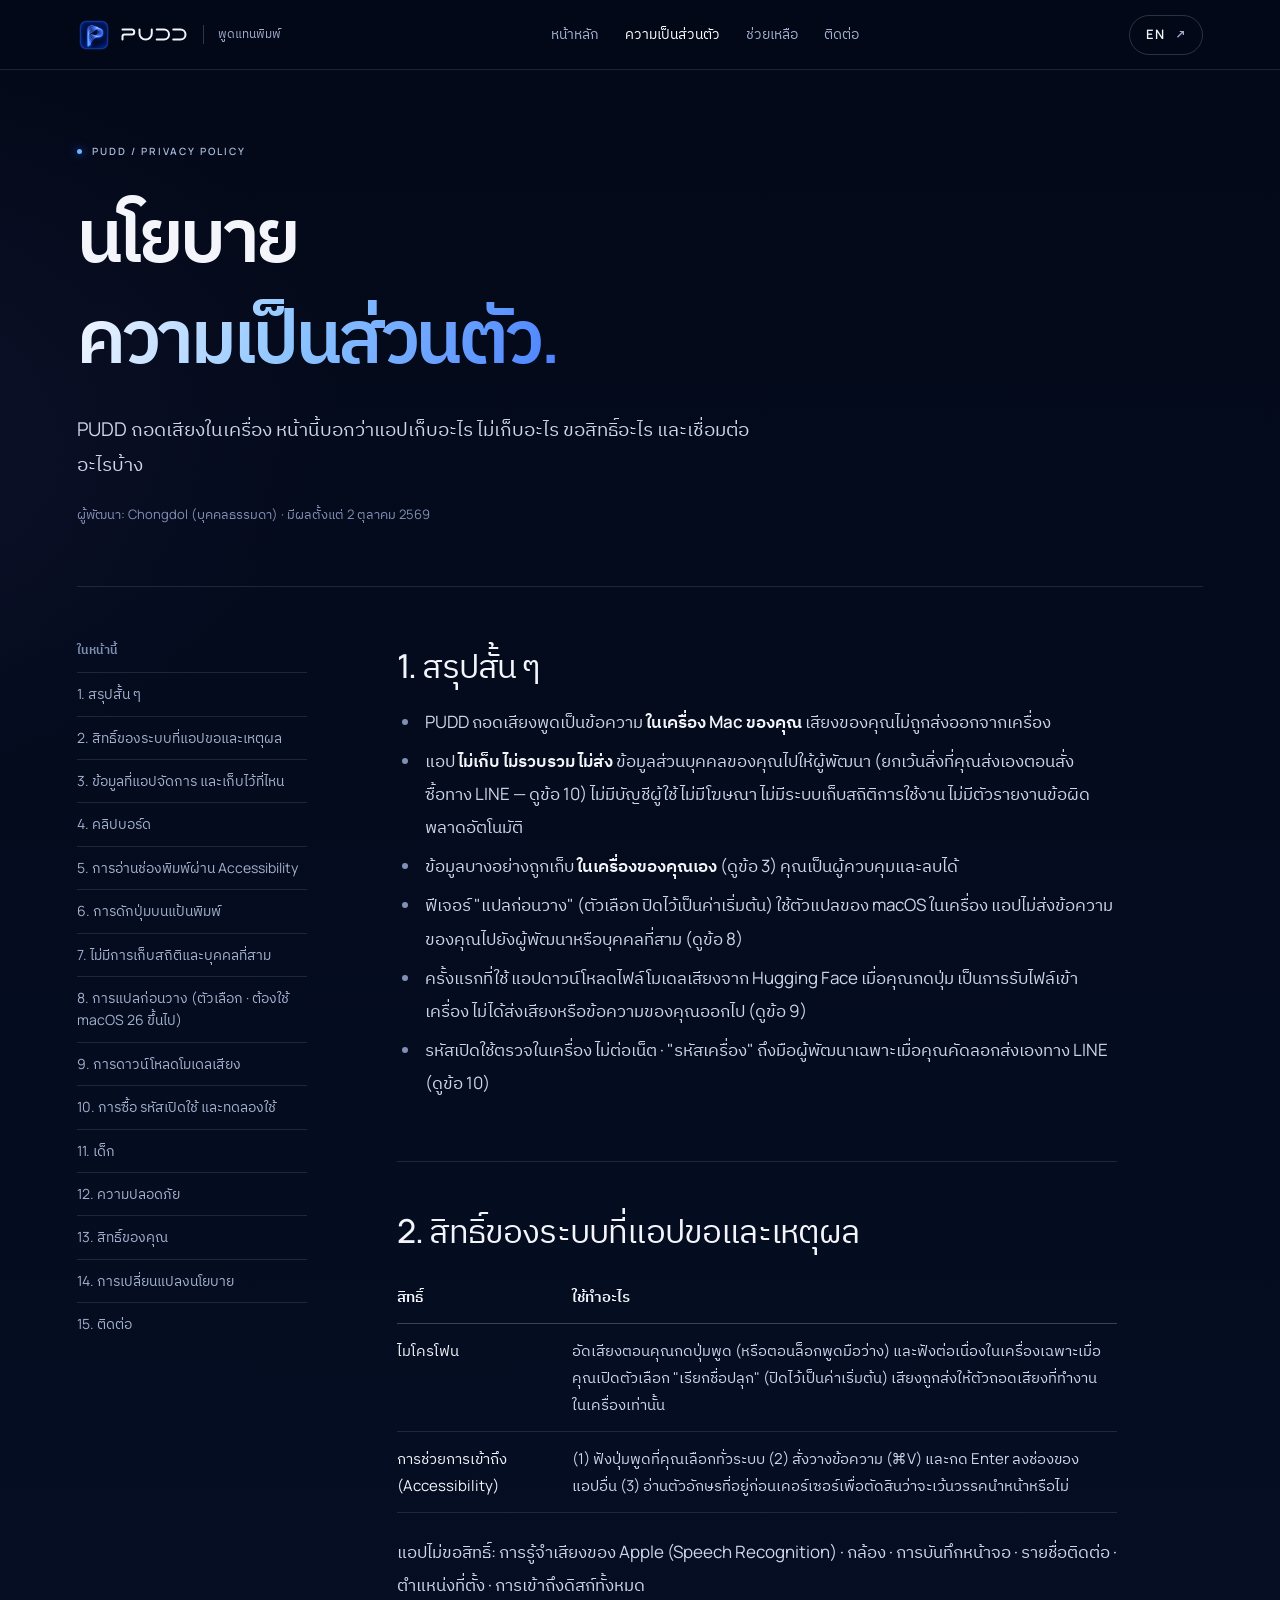
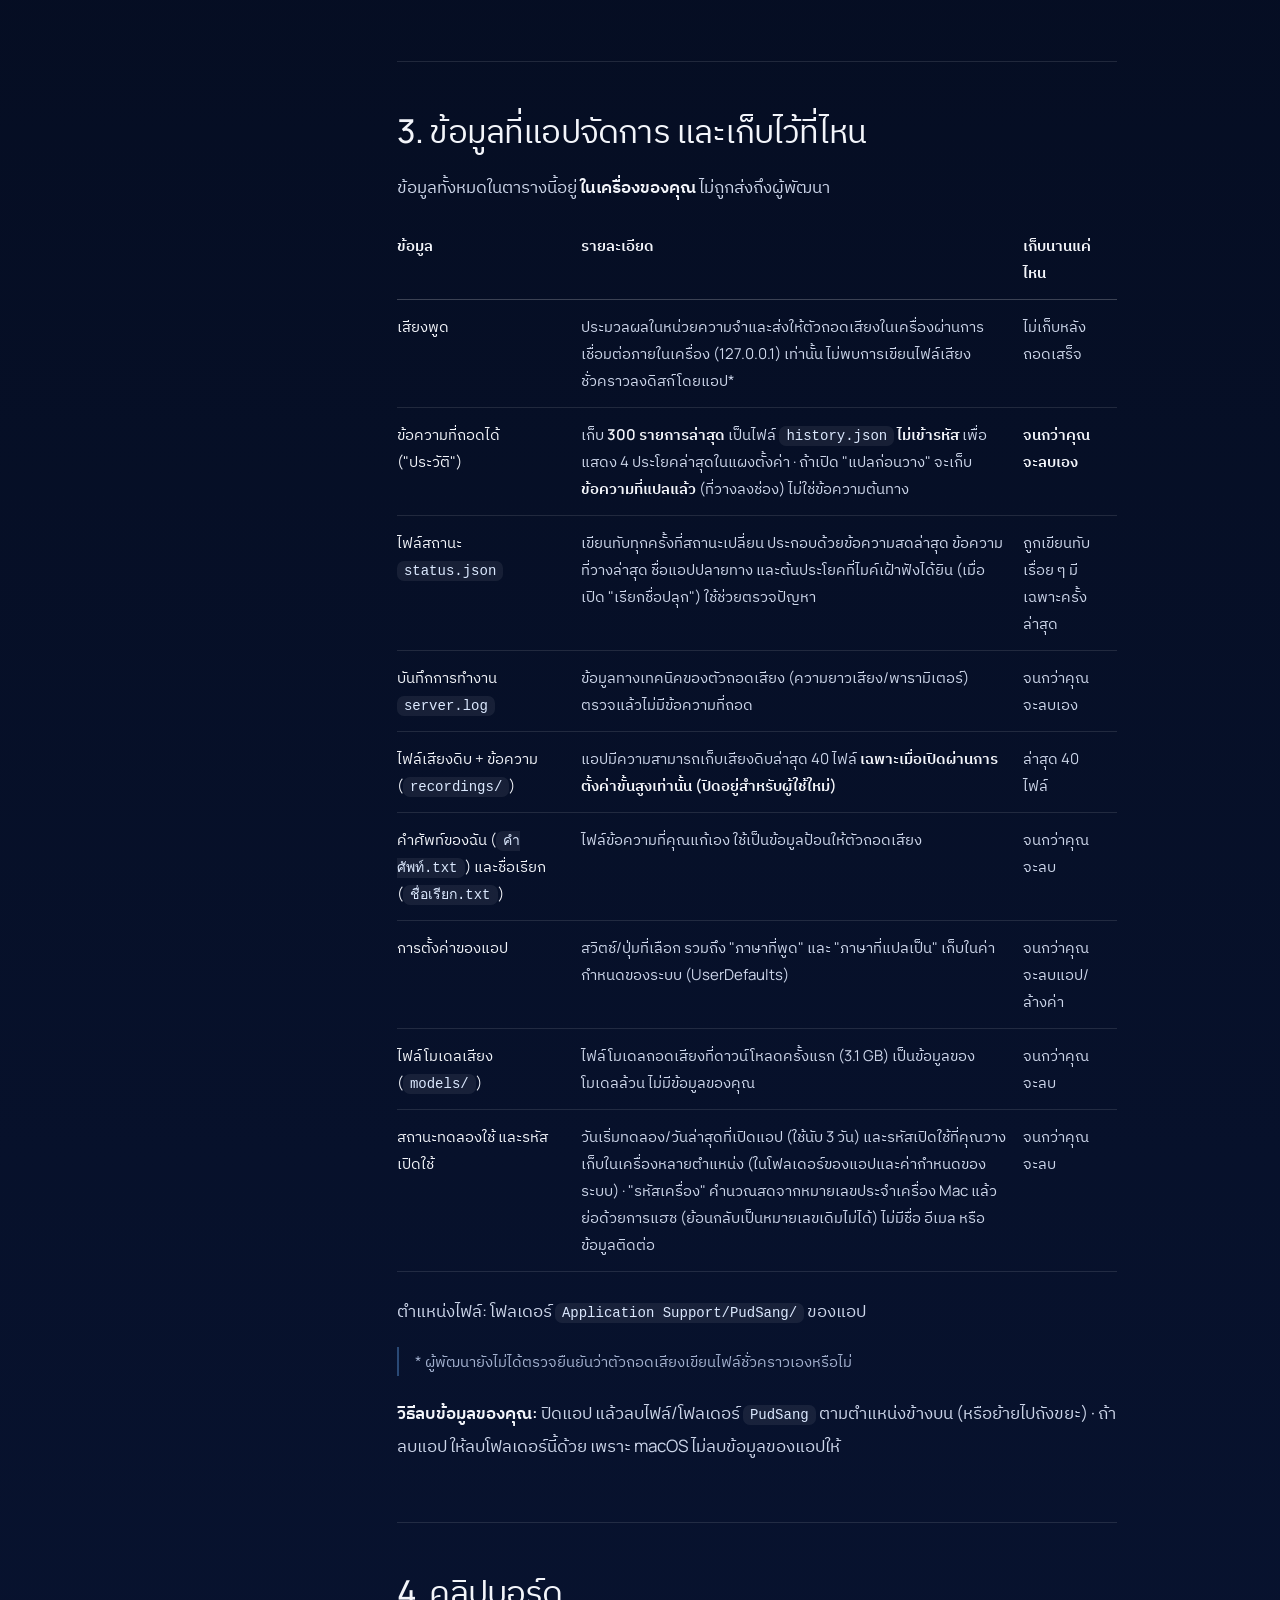
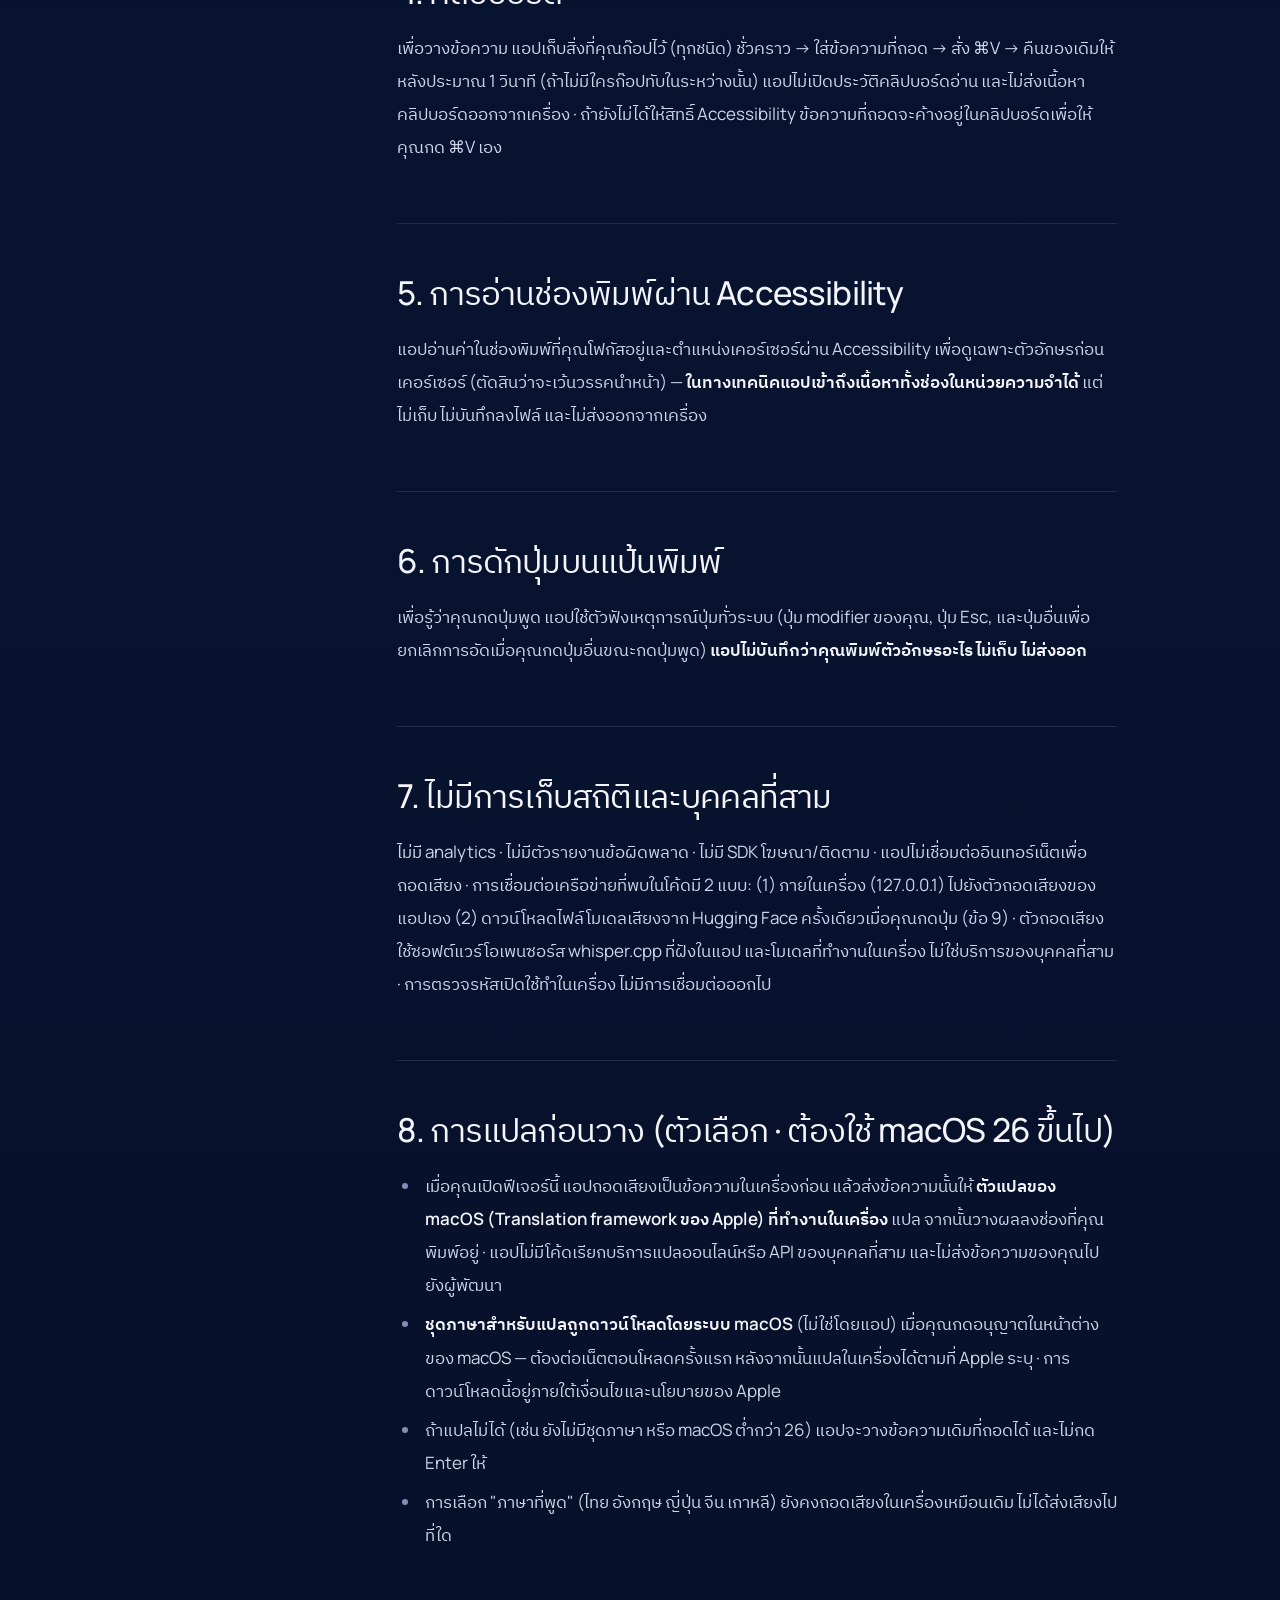
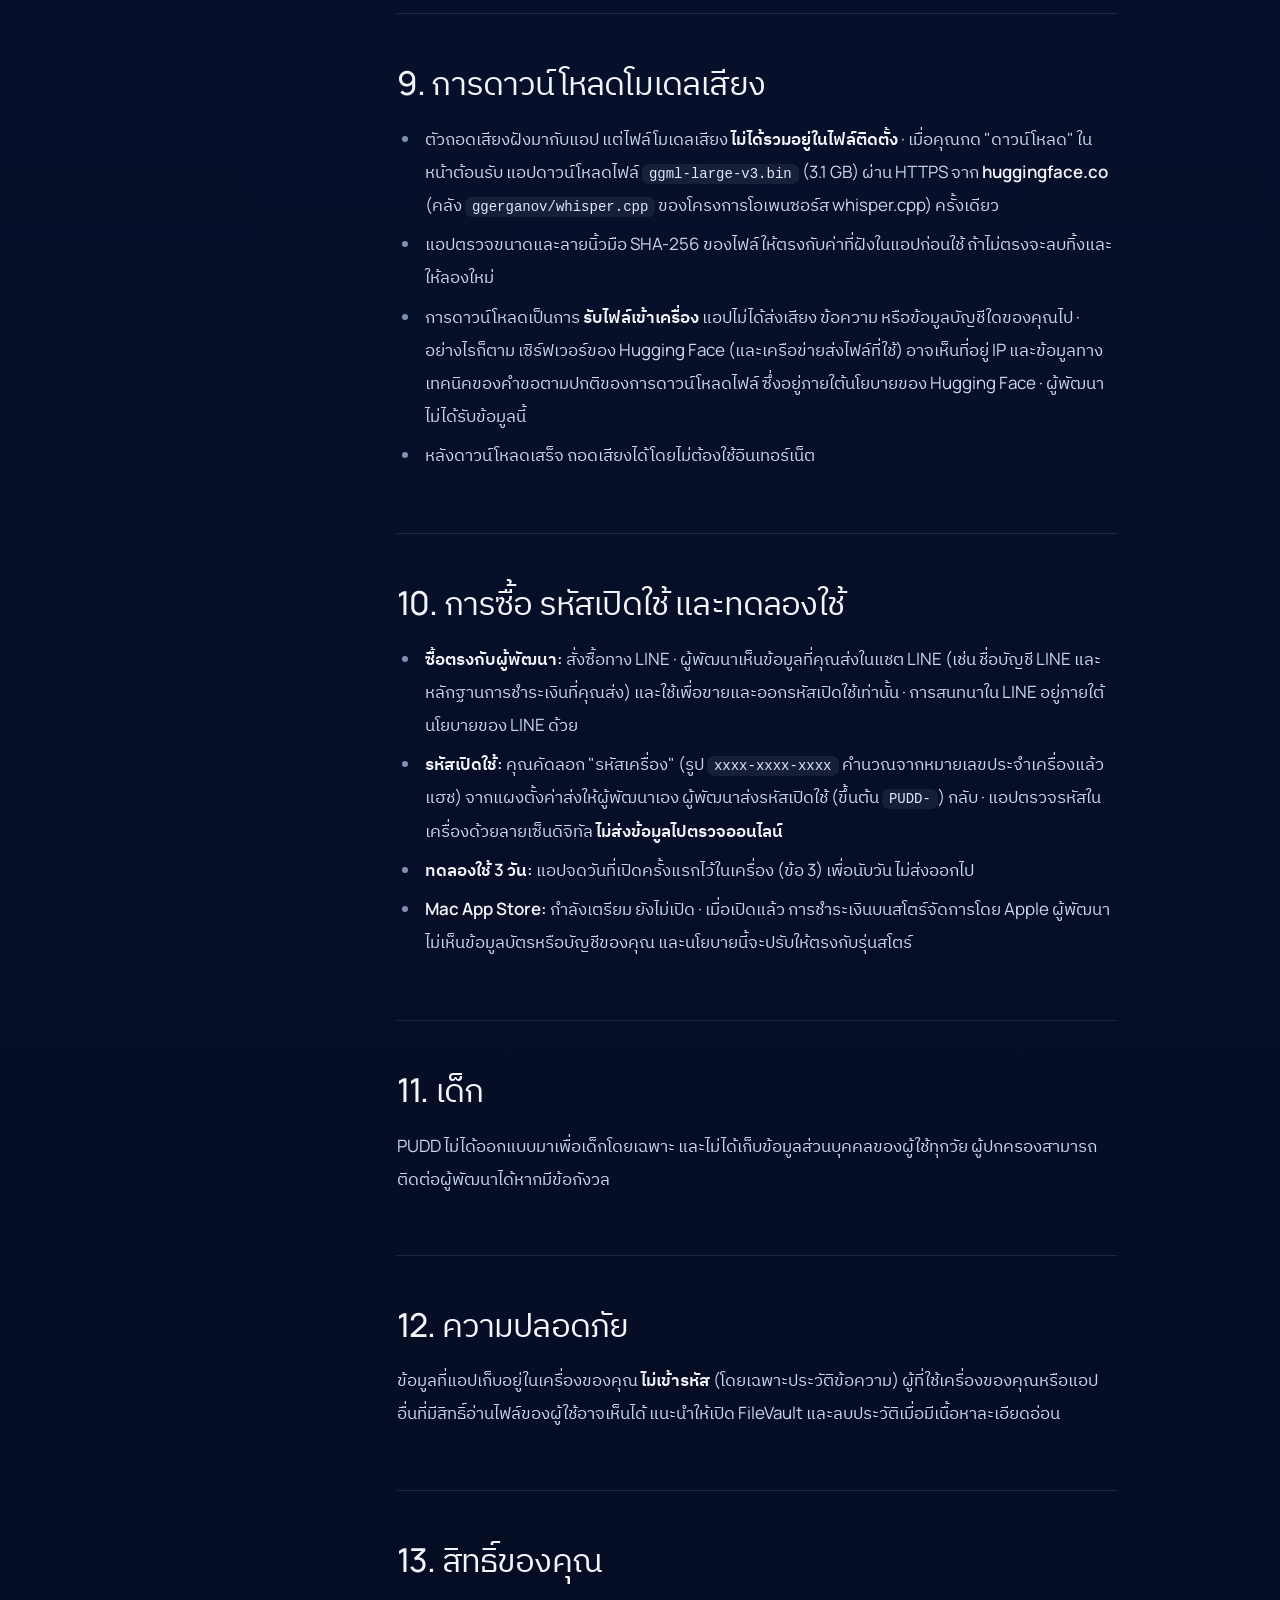
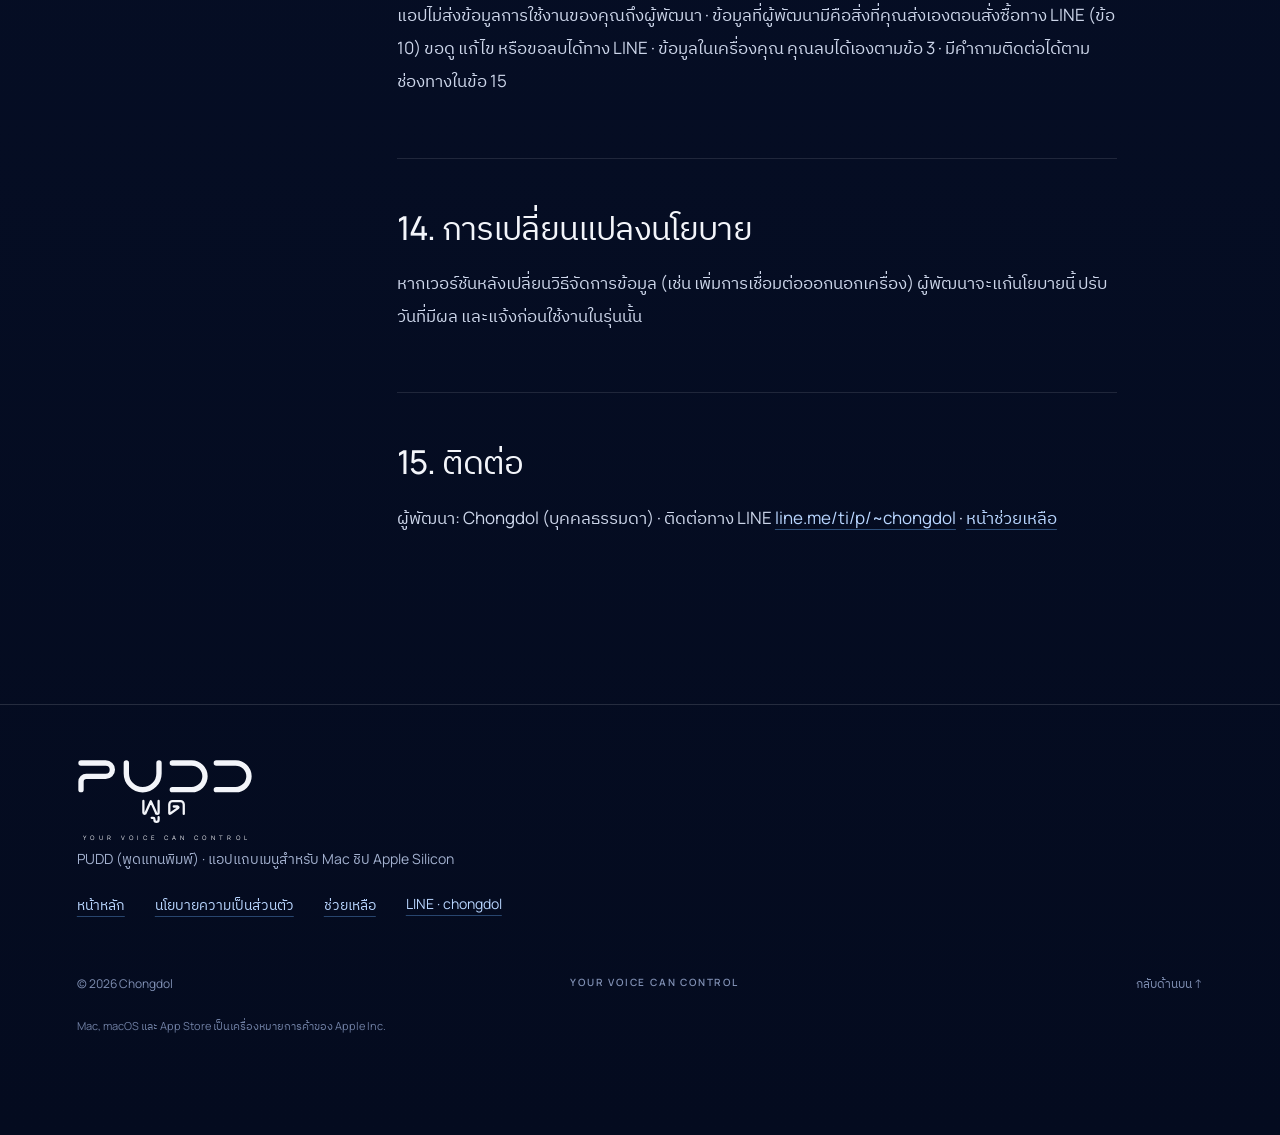
<file: privacy.html>
<!doctype html>
<html lang="th">
<head>
<meta charset="utf-8">
<meta name="viewport" content="width=device-width,initial-scale=1">
<meta name="theme-color" content="#030918">
<title data-th="นโยบายความเป็นส่วนตัว — PUDD" data-en="Privacy policy — PUDD">นโยบายความเป็นส่วนตัว — PUDD</title>
<meta name="description" content="นโยบายความเป็นส่วนตัวของ PUDD (พูดแทนพิมพ์) — แอปถอดเสียงในเครื่อง หน้านี้บอกว่าแอปเก็บอะไรและไม่เก็บอะไร" data-content-th="นโยบายความเป็นส่วนตัวของ PUDD (พูดแทนพิมพ์) — แอปถอดเสียงในเครื่อง หน้านี้บอกว่าแอปเก็บอะไรและไม่เก็บอะไร" data-content-en="Privacy policy for PUDD — an on-device dictation app for Mac. What the app keeps, and what it does not.">
<meta property="og:type" content="article">
<meta property="og:site_name" content="PUDD">
<meta property="og:title" content="นโยบายความเป็นส่วนตัว — PUDD">
<meta property="og:description" content="นโยบายความเป็นส่วนตัวของ PUDD (พูดแทนพิมพ์) — แอปถอดเสียงในเครื่อง หน้านี้บอกว่าแอปเก็บอะไรและไม่เก็บอะไร">
<meta property="og:image" content="assets/og.png">
<meta name="twitter:card" content="summary_large_image">
<meta name="twitter:image" content="assets/og.png">
<link rel="icon" type="image/png" sizes="32x32" href="assets/favicon-32.png">
<link rel="icon" type="image/png" sizes="512x512" href="assets/icon-512.png">
<link rel="apple-touch-icon" sizes="180x180" href="assets/apple-touch-icon.png">
<link rel="stylesheet" href="style.css">
<link rel="stylesheet" href="motion.css">
<link rel="stylesheet" href="doc.css">
</head>
<body class="doc">
<a class="skip" href="#content" data-th="ข้ามไปเนื้อหา" data-en="Skip to content">ข้ามไปเนื้อหา</a>

<header class="site-header">
  <a class="brand" href="index.html" data-page="index.html" aria-label="PUDD">
    <img src="assets/icon-96.png" alt="" width="34" height="34">
    <svg viewBox="-30 -30 1320 260" aria-hidden="true"><g fill="none" stroke="currentColor" stroke-width="40" stroke-linecap="round" stroke-linejoin="round"><path d="M0,0 H185 A50,50 0 0 1 185,100 H40 A40,40 0 0 0 0,140 V200"/><path d="M340,0 V78 A122.5,122.5 0 0 0 585,78 V0"/><path d="M685,0 H830 A100,100 0 0 1 830,200 H685"/><path d="M1015,0 H1160 A100,100 0 0 1 1160,200 H1015"/></g></svg>
    <span data-th="พูดแทนพิมพ์" data-en="Speak instead of typing">พูดแทนพิมพ์</span>
  </a>
  <nav class="site-nav" aria-label="เมนูหลัก" data-label-th="เมนูหลัก" data-label-en="Main menu">
    <a href="index.html" data-page="index.html" data-th="หน้าหลัก" data-en="Home">หน้าหลัก</a>
    <a href="privacy.html" data-page="privacy.html" aria-current="page" data-th="ความเป็นส่วนตัว" data-en="Privacy">ความเป็นส่วนตัว</a>
    <a href="support.html" data-page="support.html" data-th="ช่วยเหลือ" data-en="Support">ช่วยเหลือ</a>
    <a href="index.html#contact" data-page="index.html" data-anchor="#contact" data-th="ติดต่อ" data-en="Contact">ติดต่อ</a>
  </nav>
  <button id="language" type="button" aria-label="Switch to English">EN <span aria-hidden="true">↗</span></button>
</header>

<main id="top">
<article class="doc-wrap">
  <header class="doc-head">
    <div class="eyebrow"><span class="dot"></span> PUDD / PRIVACY POLICY</div>
    <h1 data-th="นโยบาย&lt;br&gt;&lt;em&gt;ความเป็นส่วนตัว.&lt;/em&gt;" data-en="Privacy&lt;br&gt;&lt;em&gt;policy.&lt;/em&gt;">นโยบาย<br><em>ความเป็นส่วนตัว.</em></h1>
    <p class="doc-lead" data-th="PUDD ถอดเสียงในเครื่อง หน้านี้บอกว่าแอปเก็บอะไร ไม่เก็บอะไร ขอสิทธิ์อะไร และเชื่อมต่ออะไรบ้าง" data-en="PUDD transcribes on device. This page sets out what the app keeps, what it does not, which permissions it asks for, and what it connects to.">PUDD ถอดเสียงในเครื่อง หน้านี้บอกว่าแอปเก็บอะไร ไม่เก็บอะไร ขอสิทธิ์อะไร และเชื่อมต่ออะไรบ้าง</p>
    <p class="doc-meta" data-th="ผู้พัฒนา: Chongdol (บุคคลธรรมดา) · มีผลตั้งแต่ 2 ตุลาคม 2569" data-en="Developer: Chongdol (individual) · Effective 2 October 2026">ผู้พัฒนา: Chongdol (บุคคลธรรมดา) · มีผลตั้งแต่ 2 ตุลาคม 2569</p>
  </header>

  <!-- เนื้อหาเต็มอยู่ใน HTML ทั้งสองภาษา (ไม่ต้องรัน JS ก็อ่านได้) · app.js แค่ซ่อนภาษาที่ไม่ได้เลือก -->
  <div class="doc-lang" data-lang="th" lang="th">
  <div class="doc-body">
    <nav class="doc-toc" aria-label="สารบัญ">
      <span class="doc-toc-title">ในหน้านี้</span>
      <a href="#th-summary">1. สรุปสั้น ๆ</a>
      <a href="#th-permissions">2. สิทธิ์ของระบบที่แอปขอและเหตุผล</a>
      <a href="#th-data">3. ข้อมูลที่แอปจัดการ และเก็บไว้ที่ไหน</a>
      <a href="#th-clipboard">4. คลิปบอร์ด</a>
      <a href="#th-fields">5. การอ่านช่องพิมพ์ผ่าน Accessibility</a>
      <a href="#th-keyboard">6. การดักปุ่มบนแป้นพิมพ์</a>
      <a href="#th-thirdparty">7. ไม่มีการเก็บสถิติและบุคคลที่สาม</a>
      <a href="#th-translate">8. การแปลก่อนวาง (ตัวเลือก · ต้องใช้ macOS 26 ขึ้นไป)</a>
      <a href="#th-download">9. การดาวน์โหลดโมเดลเสียง</a>
      <a href="#th-purchase">10. การซื้อ รหัสเปิดใช้ และทดลองใช้</a>
      <a href="#th-children">11. เด็ก</a>
      <a href="#th-security">12. ความปลอดภัย</a>
      <a href="#th-rights">13. สิทธิ์ของคุณ</a>
      <a href="#th-changes">14. การเปลี่ยนแปลงนโยบาย</a>
      <a href="#th-contact">15. ติดต่อ</a>
    </nav>
    <div class="doc-content" id="content">
<section id="th-summary">
<h2>1. สรุปสั้น ๆ</h2>
<ul>
<li>PUDD ถอดเสียงพูดเป็นข้อความ <strong>ในเครื่อง Mac ของคุณ</strong> เสียงของคุณไม่ถูกส่งออกจากเครื่อง</li>
<li>แอป <strong>ไม่เก็บ ไม่รวบรวม ไม่ส่ง</strong> ข้อมูลส่วนบุคคลของคุณไปให้ผู้พัฒนา (ยกเว้นสิ่งที่คุณส่งเองตอนสั่งซื้อทาง LINE — ดูข้อ 10) ไม่มีบัญชีผู้ใช้ ไม่มีโฆษณา ไม่มีระบบเก็บสถิติการใช้งาน ไม่มีตัวรายงานข้อผิดพลาดอัตโนมัติ</li>
<li>ข้อมูลบางอย่างถูกเก็บ <strong>ในเครื่องของคุณเอง</strong> (ดูข้อ 3) คุณเป็นผู้ควบคุมและลบได้</li>
<li>ฟีเจอร์ "แปลก่อนวาง" (ตัวเลือก ปิดไว้เป็นค่าเริ่มต้น) ใช้ตัวแปลของ macOS ในเครื่อง แอปไม่ส่งข้อความของคุณไปยังผู้พัฒนาหรือบุคคลที่สาม (ดูข้อ 8)</li>
<li>ครั้งแรกที่ใช้ แอปดาวน์โหลดไฟล์โมเดลเสียงจาก Hugging Face เมื่อคุณกดปุ่ม เป็นการรับไฟล์เข้าเครื่อง ไม่ได้ส่งเสียงหรือข้อความของคุณออกไป (ดูข้อ 9)</li>
<li>รหัสเปิดใช้ตรวจในเครื่อง ไม่ต่อเน็ต · "รหัสเครื่อง" ถึงมือผู้พัฒนาเฉพาะเมื่อคุณคัดลอกส่งเองทาง LINE (ดูข้อ 10)</li>
</ul>
</section>
<section id="th-permissions">
<h2>2. สิทธิ์ของระบบที่แอปขอและเหตุผล</h2>
<div class="doc-table"><table><thead><tr><th>สิทธิ์</th><th>ใช้ทำอะไร</th></tr></thead><tbody>
<tr><td>ไมโครโฟน</td><td>อัดเสียงตอนคุณกดปุ่มพูด (หรือตอนล็อกพูดมือว่าง) และฟังต่อเนื่องในเครื่องเฉพาะเมื่อคุณเปิดตัวเลือก "เรียกชื่อปลุก" (ปิดไว้เป็นค่าเริ่มต้น) เสียงถูกส่งให้ตัวถอดเสียงที่ทำงานในเครื่องเท่านั้น</td></tr>
<tr><td>การช่วยการเข้าถึง (Accessibility)</td><td>(1) ฟังปุ่มพูดที่คุณเลือกทั่วระบบ (2) สั่งวางข้อความ (⌘V) และกด Enter ลงช่องของแอปอื่น (3) อ่านตัวอักษรที่อยู่ก่อนเคอร์เซอร์เพื่อตัดสินว่าจะเว้นวรรคนำหน้าหรือไม่</td></tr>
</tbody></table></div>
<p>แอปไม่ขอสิทธิ์: การรู้จำเสียงของ Apple (Speech Recognition) · กล้อง · การบันทึกหน้าจอ · รายชื่อติดต่อ · ตำแหน่งที่ตั้ง · การเข้าถึงดิสก์ทั้งหมด</p>
</section>
<section id="th-data">
<h2>3. ข้อมูลที่แอปจัดการ และเก็บไว้ที่ไหน</h2>
<p>ข้อมูลทั้งหมดในตารางนี้อยู่ <strong>ในเครื่องของคุณ</strong> ไม่ถูกส่งถึงผู้พัฒนา</p>
<div class="doc-table"><table><thead><tr><th>ข้อมูล</th><th>รายละเอียด</th><th>เก็บนานแค่ไหน</th></tr></thead><tbody>
<tr><td>เสียงพูด</td><td>ประมวลผลในหน่วยความจำและส่งให้ตัวถอดเสียงในเครื่องผ่านการเชื่อมต่อภายในเครื่อง (127.0.0.1) เท่านั้น ไม่พบการเขียนไฟล์เสียงชั่วคราวลงดิสก์โดยแอป*</td><td>ไม่เก็บหลังถอดเสร็จ</td></tr>
<tr><td>ข้อความที่ถอดได้ ("ประวัติ")</td><td>เก็บ <strong>300 รายการล่าสุด</strong> เป็นไฟล์ <code>history.json</code> <strong>ไม่เข้ารหัส</strong> เพื่อแสดง 4 ประโยคล่าสุดในแผงตั้งค่า · ถ้าเปิด "แปลก่อนวาง" จะเก็บ <strong>ข้อความที่แปลแล้ว</strong> (ที่วางลงช่อง) ไม่ใช่ข้อความต้นทาง</td><td><strong>จนกว่าคุณจะลบเอง</strong></td></tr>
<tr><td>ไฟล์สถานะ <code>status.json</code></td><td>เขียนทับทุกครั้งที่สถานะเปลี่ยน ประกอบด้วยข้อความสดล่าสุด ข้อความที่วางล่าสุด ชื่อแอปปลายทาง และต้นประโยคที่ไมค์เฝ้าฟังได้ยิน (เมื่อเปิด "เรียกชื่อปลุก") ใช้ช่วยตรวจปัญหา</td><td>ถูกเขียนทับเรื่อย ๆ มีเฉพาะครั้งล่าสุด</td></tr>
<tr><td>บันทึกการทำงาน <code>server.log</code></td><td>ข้อมูลทางเทคนิคของตัวถอดเสียง (ความยาวเสียง/พารามิเตอร์) ตรวจแล้วไม่มีข้อความที่ถอด</td><td>จนกว่าคุณจะลบเอง</td></tr>
<tr><td>ไฟล์เสียงดิบ + ข้อความ (<code>recordings/</code>)</td><td>แอปมีความสามารถเก็บเสียงดิบล่าสุด 40 ไฟล์ <strong>เฉพาะเมื่อเปิดผ่านการตั้งค่าขั้นสูงเท่านั้น (ปิดอยู่สำหรับผู้ใช้ใหม่)</strong></td><td>ล่าสุด 40 ไฟล์</td></tr>
<tr><td>คำศัพท์ของฉัน (<code>คำศัพท์.txt</code>) และชื่อเรียก (<code>ชื่อเรียก.txt</code>)</td><td>ไฟล์ข้อความที่คุณแก้เอง ใช้เป็นข้อมูลป้อนให้ตัวถอดเสียง</td><td>จนกว่าคุณจะลบ</td></tr>
<tr><td>การตั้งค่าของแอป</td><td>สวิตช์/ปุ่มที่เลือก รวมถึง "ภาษาที่พูด" และ "ภาษาที่แปลเป็น" เก็บในค่ากำหนดของระบบ (UserDefaults)</td><td>จนกว่าคุณจะลบแอป/ล้างค่า</td></tr>
<tr><td>ไฟล์โมเดลเสียง (<code>models/</code>)</td><td>ไฟล์โมเดลถอดเสียงที่ดาวน์โหลดครั้งแรก (3.1 GB) เป็นข้อมูลของโมเดลล้วน ไม่มีข้อมูลของคุณ</td><td>จนกว่าคุณจะลบ</td></tr>
<tr><td>สถานะทดลองใช้ และรหัสเปิดใช้</td><td>วันเริ่มทดลอง/วันล่าสุดที่เปิดแอป (ใช้นับ 3 วัน) และรหัสเปิดใช้ที่คุณวาง เก็บในเครื่องหลายตำแหน่ง (ในโฟลเดอร์ของแอปและค่ากำหนดของระบบ) · "รหัสเครื่อง" คำนวณสดจากหมายเลขประจำเครื่อง Mac แล้วย่อด้วยการแฮช (ย้อนกลับเป็นหมายเลขเดิมไม่ได้) ไม่มีชื่อ อีเมล หรือข้อมูลติดต่อ</td><td>จนกว่าคุณจะลบ</td></tr>
</tbody></table></div>
<p>ตำแหน่งไฟล์: โฟลเดอร์ <code>Application Support/PudSang/</code> ของแอป</p>
<p class="note">* ผู้พัฒนายังไม่ได้ตรวจยืนยันว่าตัวถอดเสียงเขียนไฟล์ชั่วคราวเองหรือไม่</p>
<p><strong>วิธีลบข้อมูลของคุณ:</strong> ปิดแอป แล้วลบไฟล์/โฟลเดอร์ <code>PudSang</code> ตามตำแหน่งข้างบน (หรือย้ายไปถังขยะ) · ถ้าลบแอป ให้ลบโฟลเดอร์นี้ด้วย เพราะ macOS ไม่ลบข้อมูลของแอปให้</p>
</section>
<section id="th-clipboard">
<h2>4. คลิปบอร์ด</h2>
<p>เพื่อวางข้อความ แอปเก็บสิ่งที่คุณก๊อปไว้ (ทุกชนิด) ชั่วคราว → ใส่ข้อความที่ถอด → สั่ง ⌘V → คืนของเดิมให้หลังประมาณ 1 วินาที (ถ้าไม่มีใครก๊อปทับในระหว่างนั้น) แอปไม่เปิดประวัติคลิปบอร์ดอ่าน และไม่ส่งเนื้อหาคลิปบอร์ดออกจากเครื่อง · ถ้ายังไม่ได้ให้สิทธิ์ Accessibility ข้อความที่ถอดจะค้างอยู่ในคลิปบอร์ดเพื่อให้คุณกด ⌘V เอง</p>
</section>
<section id="th-fields">
<h2>5. การอ่านช่องพิมพ์ผ่าน Accessibility</h2>
<p>แอปอ่านค่าในช่องพิมพ์ที่คุณโฟกัสอยู่และตำแหน่งเคอร์เซอร์ผ่าน Accessibility เพื่อดูเฉพาะตัวอักษรก่อนเคอร์เซอร์ (ตัดสินว่าจะเว้นวรรคนำหน้า) — <strong>ในทางเทคนิคแอปเข้าถึงเนื้อหาทั้งช่องในหน่วยความจำได้</strong> แต่ไม่เก็บ ไม่บันทึกลงไฟล์ และไม่ส่งออกจากเครื่อง</p>
</section>
<section id="th-keyboard">
<h2>6. การดักปุ่มบนแป้นพิมพ์</h2>
<p>เพื่อรู้ว่าคุณกดปุ่มพูด แอปใช้ตัวฟังเหตุการณ์ปุ่มทั่วระบบ (ปุ่ม modifier ของคุณ, ปุ่ม Esc, และปุ่มอื่นเพื่อยกเลิกการอัดเมื่อคุณกดปุ่มอื่นขณะกดปุ่มพูด) <strong>แอปไม่บันทึกว่าคุณพิมพ์ตัวอักษรอะไร ไม่เก็บ ไม่ส่งออก</strong></p>
</section>
<section id="th-thirdparty">
<h2>7. ไม่มีการเก็บสถิติและบุคคลที่สาม</h2>
<p>ไม่มี analytics · ไม่มีตัวรายงานข้อผิดพลาด · ไม่มี SDK โฆษณา/ติดตาม · แอปไม่เชื่อมต่ออินเทอร์เน็ตเพื่อถอดเสียง · การเชื่อมต่อเครือข่ายที่พบในโค้ดมี 2 แบบ: (1) ภายในเครื่อง (127.0.0.1) ไปยังตัวถอดเสียงของแอปเอง (2) ดาวน์โหลดไฟล์โมเดลเสียงจาก Hugging Face ครั้งเดียวเมื่อคุณกดปุ่ม (ข้อ 9) · ตัวถอดเสียงใช้ซอฟต์แวร์โอเพนซอร์ส whisper.cpp ที่ฝังในแอป และโมเดลที่ทำงานในเครื่อง ไม่ใช่บริการของบุคคลที่สาม · การตรวจรหัสเปิดใช้ทำในเครื่อง ไม่มีการเชื่อมต่อออกไป</p>
</section>
<section id="th-translate">
<h2>8. การแปลก่อนวาง (ตัวเลือก · ต้องใช้ macOS 26 ขึ้นไป)</h2>
<ul>
<li>เมื่อคุณเปิดฟีเจอร์นี้ แอปถอดเสียงเป็นข้อความในเครื่องก่อน แล้วส่งข้อความนั้นให้ <strong>ตัวแปลของ macOS (Translation framework ของ Apple) ที่ทำงานในเครื่อง</strong> แปล จากนั้นวางผลลงช่องที่คุณพิมพ์อยู่ · แอปไม่มีโค้ดเรียกบริการแปลออนไลน์หรือ API ของบุคคลที่สาม และไม่ส่งข้อความของคุณไปยังผู้พัฒนา</li>
<li><strong>ชุดภาษาสำหรับแปลถูกดาวน์โหลดโดยระบบ macOS</strong> (ไม่ใช่โดยแอป) เมื่อคุณกดอนุญาตในหน้าต่างของ macOS — ต้องต่อเน็ตตอนโหลดครั้งแรก หลังจากนั้นแปลในเครื่องได้ตามที่ Apple ระบุ · การดาวน์โหลดนี้อยู่ภายใต้เงื่อนไขและนโยบายของ Apple</li>
<li>ถ้าแปลไม่ได้ (เช่น ยังไม่มีชุดภาษา หรือ macOS ต่ำกว่า 26) แอปจะวางข้อความเดิมที่ถอดได้ และไม่กด Enter ให้</li>
<li>การเลือก "ภาษาที่พูด" (ไทย อังกฤษ ญี่ปุ่น จีน เกาหลี) ยังคงถอดเสียงในเครื่องเหมือนเดิม ไม่ได้ส่งเสียงไปที่ใด</li>
</ul>
</section>
<section id="th-download">
<h2>9. การดาวน์โหลดโมเดลเสียง</h2>
<ul>
<li>ตัวถอดเสียงฝังมากับแอป แต่ไฟล์โมเดลเสียง <strong>ไม่ได้รวมอยู่ในไฟล์ติดตั้ง</strong> · เมื่อคุณกด "ดาวน์โหลด" ในหน้าต้อนรับ แอปดาวน์โหลดไฟล์ <code>ggml-large-v3.bin</code> (3.1 GB) ผ่าน HTTPS จาก <strong>huggingface.co</strong> (คลัง <code>ggerganov/whisper.cpp</code> ของโครงการโอเพนซอร์ส whisper.cpp) ครั้งเดียว</li>
<li>แอปตรวจขนาดและลายนิ้วมือ SHA-256 ของไฟล์ให้ตรงกับค่าที่ฝังในแอปก่อนใช้ ถ้าไม่ตรงจะลบทิ้งและให้ลองใหม่</li>
<li>การดาวน์โหลดเป็นการ <strong>รับไฟล์เข้าเครื่อง</strong> แอปไม่ได้ส่งเสียง ข้อความ หรือข้อมูลบัญชีใดของคุณไป · อย่างไรก็ตาม เซิร์ฟเวอร์ของ Hugging Face (และเครือข่ายส่งไฟล์ที่ใช้) อาจเห็นที่อยู่ IP และข้อมูลทางเทคนิคของคำขอตามปกติของการดาวน์โหลดไฟล์ ซึ่งอยู่ภายใต้นโยบายของ Hugging Face · ผู้พัฒนาไม่ได้รับข้อมูลนี้</li>
<li>หลังดาวน์โหลดเสร็จ ถอดเสียงได้โดยไม่ต้องใช้อินเทอร์เน็ต</li>
</ul>
</section>
<section id="th-purchase">
<h2>10. การซื้อ รหัสเปิดใช้ และทดลองใช้</h2>
<ul>
<li><strong>ซื้อตรงกับผู้พัฒนา:</strong> สั่งซื้อทาง LINE · ผู้พัฒนาเห็นข้อมูลที่คุณส่งในแชต LINE (เช่น ชื่อบัญชี LINE และหลักฐานการชำระเงินที่คุณส่ง) และใช้เพื่อขายและออกรหัสเปิดใช้เท่านั้น · การสนทนาใน LINE อยู่ภายใต้นโยบายของ LINE ด้วย</li>
<li><strong>รหัสเปิดใช้:</strong> คุณคัดลอก "รหัสเครื่อง" (รูป <code>xxxx-xxxx-xxxx</code> คำนวณจากหมายเลขประจำเครื่องแล้วแฮช) จากแผงตั้งค่าส่งให้ผู้พัฒนาเอง ผู้พัฒนาส่งรหัสเปิดใช้ (ขึ้นต้น <code>PUDD-</code>) กลับ · แอปตรวจรหัสในเครื่องด้วยลายเซ็นดิจิทัล <strong>ไม่ส่งข้อมูลไปตรวจออนไลน์</strong></li>
<li><strong>ทดลองใช้ 3 วัน:</strong> แอปจดวันที่เปิดครั้งแรกไว้ในเครื่อง (ข้อ 3) เพื่อนับวัน ไม่ส่งออกไป</li>
<li><strong>Mac App Store:</strong> กำลังเตรียม ยังไม่เปิด · เมื่อเปิดแล้ว การชำระเงินบนสโตร์จัดการโดย Apple ผู้พัฒนาไม่เห็นข้อมูลบัตรหรือบัญชีของคุณ และนโยบายนี้จะปรับให้ตรงกับรุ่นสโตร์</li>
</ul>
</section>
<section id="th-children">
<h2>11. เด็ก</h2>
<p>PUDD ไม่ได้ออกแบบมาเพื่อเด็กโดยเฉพาะ และไม่ได้เก็บข้อมูลส่วนบุคคลของผู้ใช้ทุกวัย ผู้ปกครองสามารถติดต่อผู้พัฒนาได้หากมีข้อกังวล</p>
</section>
<section id="th-security">
<h2>12. ความปลอดภัย</h2>
<p>ข้อมูลที่แอปเก็บอยู่ในเครื่องของคุณ <strong>ไม่เข้ารหัส</strong> (โดยเฉพาะประวัติข้อความ) ผู้ที่ใช้เครื่องของคุณหรือแอปอื่นที่มีสิทธิ์อ่านไฟล์ของผู้ใช้อาจเห็นได้ แนะนำให้เปิด FileVault และลบประวัติเมื่อมีเนื้อหาละเอียดอ่อน</p>
</section>
<section id="th-rights">
<h2>13. สิทธิ์ของคุณ</h2>
<p>แอปไม่ส่งข้อมูลการใช้งานของคุณถึงผู้พัฒนา · ข้อมูลที่ผู้พัฒนามีคือสิ่งที่คุณส่งเองตอนสั่งซื้อทาง LINE (ข้อ 10) ขอดู แก้ไข หรือขอลบได้ทาง LINE · ข้อมูลในเครื่องคุณ คุณลบได้เองตามข้อ 3 · มีคำถามติดต่อได้ตามช่องทางในข้อ 15</p>
</section>
<section id="th-changes">
<h2>14. การเปลี่ยนแปลงนโยบาย</h2>
<p>หากเวอร์ชันหลังเปลี่ยนวิธีจัดการข้อมูล (เช่น เพิ่มการเชื่อมต่อออกนอกเครื่อง) ผู้พัฒนาจะแก้นโยบายนี้ ปรับวันที่มีผล และแจ้งก่อนใช้งานในรุ่นนั้น</p>
</section>
<section id="th-contact">
<h2>15. ติดต่อ</h2>
<p>ผู้พัฒนา: Chongdol (บุคคลธรรมดา) · ติดต่อทาง LINE <a href="https://line.me/ti/p/~chongdol" target="_blank" rel="noopener noreferrer">line.me/ti/p/~chongdol</a> · <a href="support.html">หน้าช่วยเหลือ</a></p>
</section>
    </div>
  </div>
  </div>
  <div class="doc-lang" data-lang="en" lang="en">
  <div class="doc-body">
    <nav class="doc-toc" aria-label="Contents">
      <span class="doc-toc-title">On this page</span>
      <a href="#en-summary">1. Summary</a>
      <a href="#en-permissions">2. System permissions the app asks for, and why</a>
      <a href="#en-data">3. Data the app handles, and where it lives</a>
      <a href="#en-clipboard">4. Clipboard</a>
      <a href="#en-fields">5. Reading text fields through Accessibility</a>
      <a href="#en-keyboard">6. Keyboard monitoring</a>
      <a href="#en-thirdparty">7. No analytics, no third parties</a>
      <a href="#en-translate">8. Translate before pasting (optional · requires macOS 26 or later)</a>
      <a href="#en-download">9. Speech model download</a>
      <a href="#en-purchase">10. Purchases, activation codes and the trial</a>
      <a href="#en-children">11. Children</a>
      <a href="#en-security">12. Security</a>
      <a href="#en-rights">13. Your rights</a>
      <a href="#en-changes">14. Changes to this policy</a>
      <a href="#en-contact">15. Contact</a>
    </nav>
    <div class="doc-content">
<section id="en-summary">
<h2>1. Summary</h2>
<ul>
<li>PUDD turns speech into text <strong>on your Mac</strong>. Your voice is not sent off your device.</li>
<li>The app <strong>does not collect or send</strong> your personal data to the developer (except what you send yourself when ordering on LINE — see section 10). There are no user accounts, no ads, no usage analytics, and no automatic crash reporting.</li>
<li>Some data is stored <strong>on your own Mac</strong> (see section 3). You control it and can delete it.</li>
<li>The optional “Translate before pasting” feature (off by default) uses the on-device translator in macOS. The app does not send your text to the developer or to any third party (see section 8).</li>
<li>On first use, when you press the button, the app downloads a speech model file from Hugging Face. This brings a file onto your Mac; it does not send your voice or text anywhere (see section 9).</li>
<li>The activation code is checked on your Mac, offline. Your “machine code” reaches the developer only if you copy it and send it yourself on LINE (see section 10).</li>
</ul>
</section>
<section id="en-permissions">
<h2>2. System permissions the app asks for, and why</h2>
<div class="doc-table"><table><thead><tr><th>Permission</th><th>Purpose</th></tr></thead><tbody>
<tr><td>Microphone</td><td>To record while you hold the talk key (or while hands-free mode is locked), and to listen continuously on your Mac only if you turn on the optional "wake name" feature (off by default). Audio is passed only to the speech engine running on your Mac.</td></tr>
<tr><td>Accessibility</td><td>(1) Detect the talk key you chose, system-wide. (2) Paste the text (⌘V) and press Enter in another app's field. (3) Read the characters immediately before the cursor to decide whether to add a leading space.</td></tr>
</tbody></table></div>
<p>The app does not ask for: Apple Speech Recognition, camera, screen recording, contacts, location, or full disk access.</p>
</section>
<section id="en-data">
<h2>3. Data the app handles, and where it lives</h2>
<p>Everything in this table stays <strong>on your Mac</strong>. None of it is sent to the developer.</p>
<div class="doc-table"><table><thead><tr><th>Data</th><th>Details</th><th>Retention</th></tr></thead><tbody>
<tr><td>Speech audio</td><td>Processed in memory and handed to the on-device speech engine over a connection that stays inside your Mac (127.0.0.1). The app was not found to write temporary audio files to disk.*</td><td>Not kept after transcription</td></tr>
<tr><td>Transcribed text ("history")</td><td>The <strong>latest 300 entries</strong> are saved in <code>history.json</code>, <strong>unencrypted</strong>, to show recent sentences in the settings panel. If “Translate before pasting” is on, the stored text is the <strong>translated text</strong> that was pasted, not the original.</td><td><strong>Until you delete it</strong></td></tr>
<tr><td>Status file <code>status.json</code></td><td>Overwritten whenever the status changes. Contains the latest live text, the latest pasted text, the target app name, and the beginning of a phrase the always-listening microphone heard (only when the wake name is on). Used for troubleshooting.</td><td>Overwritten continuously; only the latest values</td></tr>
<tr><td>Engine log <code>server.log</code></td><td>Technical details from the speech engine (audio length, parameters). Checked: it contains no transcribed text.</td><td>Until you delete it</td></tr>
<tr><td>Raw audio + text (<code>recordings/</code>)</td><td>The app has a capability to keep the latest 40 raw recordings <strong>only if enabled through an advanced setting (off for new users)</strong>.</td><td>Latest 40 files</td></tr>
<tr><td>My Words (<code>คำศัพท์.txt</code>) and wake names (<code>ชื่อเรียก.txt</code>)</td><td>Text files you edit yourself, used as input hints for the speech engine.</td><td>Until you delete them</td></tr>
<tr><td>App settings</td><td>Your switches and choices, including the spoken language and the translation language, stored in macOS preferences (UserDefaults).</td><td>Until you delete the app or reset preferences</td></tr>
<tr><td>Speech model file (<code>models/</code>)</td><td>The speech model downloaded on first use (3.1 GB). Model data only; it contains nothing about you.</td><td>Until you delete it</td></tr>
<tr><td>Trial status and activation code</td><td>The trial start date and the last date the app was opened (to count the 3 days), and the activation code you pasted, stored in several places on your Mac (the app's folder and macOS preferences). The “machine code” is computed on the fly from your Mac's hardware identifier and hashed (it cannot be turned back into the original identifier); it contains no name, email or contact details.</td><td>Until you delete them</td></tr>
</tbody></table></div>
<p>File location: the app's <code>Application Support/PudSang/</code> folder.</p>
<p class="note">* The developer has not yet verified whether the speech engine itself writes temporary files.</p>
<p><strong>How to delete your data:</strong> quit the app, then delete the <code>PudSang</code> folder at the location above (or move it to the Trash). If you remove the app, also delete this folder, because macOS does not remove app data for you.</p>
</section>
<section id="en-clipboard">
<h2>4. Clipboard</h2>
<p>To paste, the app temporarily stores whatever you had copied (every type), puts the transcribed text on the clipboard, sends ⌘V, and then restores your previous clipboard about one second later (if nothing else was copied in the meantime). The app does not read clipboard history and does not send clipboard contents off your Mac. If Accessibility permission has not been granted, the transcribed text stays on the clipboard so you can press ⌘V yourself.</p>
</section>
<section id="en-fields">
<h2>5. Reading text fields through Accessibility</h2>
<p>The app reads the value of the focused text field and the cursor position through Accessibility, only to look at the characters before the cursor (to decide on a leading space). <strong>Technically the app can access the whole field's contents in memory</strong>, but it does not store them, write them to files, or send them off your Mac.</p>
</section>
<section id="en-keyboard">
<h2>6. Keyboard monitoring</h2>
<p>To know when you press the talk key, the app uses a system-wide key event monitor (your modifier key, Esc, and other keys that cancel a recording if you press them while holding the talk key). <strong>The app does not record which characters you type, and does not store or transmit them.</strong></p>
</section>
<section id="en-thirdparty">
<h2>7. No analytics, no third parties</h2>
<p>No analytics. No crash reporter. No advertising or tracking SDKs. The app does not use the internet to transcribe. The code contains two kinds of network connection: (1) a local one (127.0.0.1) to the app's own speech engine, and (2) a one-time download of the speech model file from Hugging Face when you press the button (section 9). The engine is the open-source whisper.cpp, bundled in the app, with a model that runs on your Mac; they are not third-party services. Activation codes are checked on your Mac with no network connection.</p>
</section>
<section id="en-translate">
<h2>8. Translate before pasting (optional · requires macOS 26 or later)</h2>
<ul>
<li>When you turn this on, the app transcribes your speech on your Mac first, then hands that text to <strong>the on-device translator built into macOS (Apple's Translation framework)</strong>, and pastes the result into the field you are typing in. The app contains no code that calls an online translation service or a third-party API, and it does not send your text to the developer.</li>
<li><strong>Translation language packs are downloaded by macOS itself</strong> (not by the app) when you approve the macOS prompt. An internet connection is needed for that first download; after that, translation runs on your Mac, as Apple states. That download is governed by Apple's terms and policies.</li>
<li>If translation is not possible (for example the language pack is missing, or macOS is older than 26), the app pastes your original transcribed text and does not press Enter.</li>
<li>Choosing a spoken language (Thai, English, Japanese, Chinese, Korean) still transcribes on your Mac; no audio is sent anywhere.</li>
</ul>
</section>
<section id="en-download">
<h2>9. Speech model download</h2>
<ul>
<li>The speech engine is bundled in the app, but the speech model file is <strong>not included in the installer</strong>. When you press “ดาวน์โหลด” (Download) on the welcome screen, the app downloads <code>ggml-large-v3.bin</code> (3.1 GB) once, over HTTPS, from <strong>huggingface.co</strong> (the <code>ggerganov/whisper.cpp</code> repository of the open-source whisper.cpp project).</li>
<li>Before using it, the app checks the file's size and SHA-256 fingerprint against values built into the app. If they do not match, the file is deleted and you can try again.</li>
<li>The download <strong>brings a file onto your Mac</strong>. The app does not send your voice, text or any account details. As with any file download, Hugging Face's servers (and any delivery network they use) may see your IP address and technical request details, under Hugging Face's own policies. The developer does not receive this information.</li>
<li>After the download, transcription works without an internet connection.</li>
</ul>
</section>
<section id="en-purchase">
<h2>10. Purchases, activation codes and the trial</h2>
<ul>
<li><strong>Buying directly from the developer:</strong> you order on LINE. The developer sees what you send in the LINE chat (such as your LINE display name and any payment proof you send) and uses it only to complete the sale and issue your activation code. LINE conversations are also subject to LINE's policies.</li>
<li><strong>Activation code:</strong> you copy the “machine code” (like <code>xxxx-xxxx-xxxx</code>, derived from your Mac's hardware identifier and hashed) from the panel and send it to the developer yourself; the developer sends back an activation code starting with <code>PUDD-</code>. The app checks the code on your Mac with a digital signature; <strong>nothing is sent online to verify it</strong>.</li>
<li><strong>3-day trial:</strong> the app records the first-launch date on your Mac (section 3) to count the days. It is not sent anywhere.</li>
<li><strong>Mac App Store:</strong> being prepared, not live yet. Once it is, payment on the store is handled by Apple, the developer does not see your card or account details, and this policy will be updated for the store version.</li>
</ul>
</section>
<section id="en-children">
<h2>11. Children</h2>
<p>PUDD is not designed specifically for children and does not collect personal data from users of any age. Parents may contact the developer with any concerns.</p>
</section>
<section id="en-security">
<h2>12. Security</h2>
<p>Data the app stores on your Mac, especially the text history, is <strong>not encrypted</strong>. Anyone with access to your Mac, or other apps allowed to read your user files, may be able to see it. We recommend turning on FileVault and deleting your history when it contains sensitive content.</p>
</section>
<section id="en-rights">
<h2>13. Your rights</h2>
<p>The app does not send your usage data to the developer. What the developer holds is only what you sent yourself when ordering on LINE (section 10); you can ask on LINE to see, correct or delete it. You can delete the data on your Mac yourself (section 3). For questions, use the contact details in section 15.</p>
</section>
<section id="en-changes">
<h2>14. Changes to this policy</h2>
<p>If a later version changes how data is handled (for example, adds a connection that leaves your Mac), this policy will be updated, the effective date changed, and you will be informed before that version is used.</p>
</section>
<section id="en-contact">
<h2>15. Contact</h2>
<p>Developer: Chongdol (individual) · Contact on LINE <a href="https://line.me/ti/p/~chongdol" target="_blank" rel="noopener noreferrer">line.me/ti/p/~chongdol</a> · <a href="support.html">Support page</a></p>
</section>
    </div>
  </div>
  </div>
</article>

<footer class="site-footer">
  <div class="footer-brand" role="img" aria-label="PUDD พูด — YOUR VOICE CAN CONTROL">
    <svg viewBox="-30 -30 1320 650" aria-hidden="true"><g fill="none" stroke="currentColor" stroke-width="40" stroke-linecap="round" stroke-linejoin="round"><path d="M0,0 H185 A50,50 0 0 1 185,100 H40 A40,40 0 0 0 0,140 V200"/><path d="M340,0 V78 A122.5,122.5 0 0 0 585,78 V0"/><path d="M685,0 H830 A100,100 0 0 1 830,200 H685"/><path d="M1015,0 H1160 A100,100 0 0 1 1160,200 H1015"/><g transform="translate(425,255) scale(0.2857)" stroke-width="60"><path d="M150,105 V408 A32,32 0 0 0 214,408 L345,112 L478,408 A36,36 0 0 0 550,408 V105"/><path d="M368,548 H408 Q440,548 440,582 V600 A55,55 0 0 0 550,600 V532"/><path d="M1210,445 V195 A85,85 0 0 0 1125,110 H915 A85,85 0 0 0 830,195 V418 Q830,452 860,432 L1058,292 Q1088,268 1050,250 H948"/></g></g><text x="630" y="580" text-anchor="middle" textLength="1230" lengthAdjust="spacing" fill="currentColor" style="font-family:Manrope,sans-serif;font-weight:400;font-size:46px">YOUR VOICE CAN CONTROL</text></svg>
  </div>
  <p data-th="PUDD (พูดแทนพิมพ์) · แอปแถบเมนูสำหรับ Mac ชิป Apple Silicon" data-en="PUDD · a menu bar app for Macs with Apple silicon.">PUDD (พูดแทนพิมพ์) · แอปแถบเมนูสำหรับ Mac ชิป Apple Silicon</p>
  <div class="footer-links">
    <a href="index.html" data-page="index.html" data-th="หน้าหลัก" data-en="Home">หน้าหลัก</a>
    <a href="privacy.html" data-page="privacy.html" data-th="นโยบายความเป็นส่วนตัว" data-en="Privacy policy">นโยบายความเป็นส่วนตัว</a>
    <a href="support.html" data-page="support.html" data-th="ช่วยเหลือ" data-en="Support">ช่วยเหลือ</a>
    <a href="https://line.me/ti/p/~chongdol" target="_blank" rel="noopener noreferrer">LINE · chongdol</a>
  </div>
  <div class="footer-bottom">
    <span>© 2026 Chongdol</span>
    <span class="tag">YOUR VOICE CAN CONTROL</span>
    <a href="#top" data-th="กลับด้านบน ↑" data-en="Back to top ↑">กลับด้านบน ↑</a>
  </div>
  <p class="legal" data-th="Mac, macOS และ App Store เป็นเครื่องหมายการค้าของ Apple Inc." data-en="Mac, macOS and App Store are trademarks of Apple Inc.">Mac, macOS และ App Store เป็นเครื่องหมายการค้าของ Apple Inc.</p>
</footer>
</main>

<script src="app.js"></script>
</body>
</html>
</file>
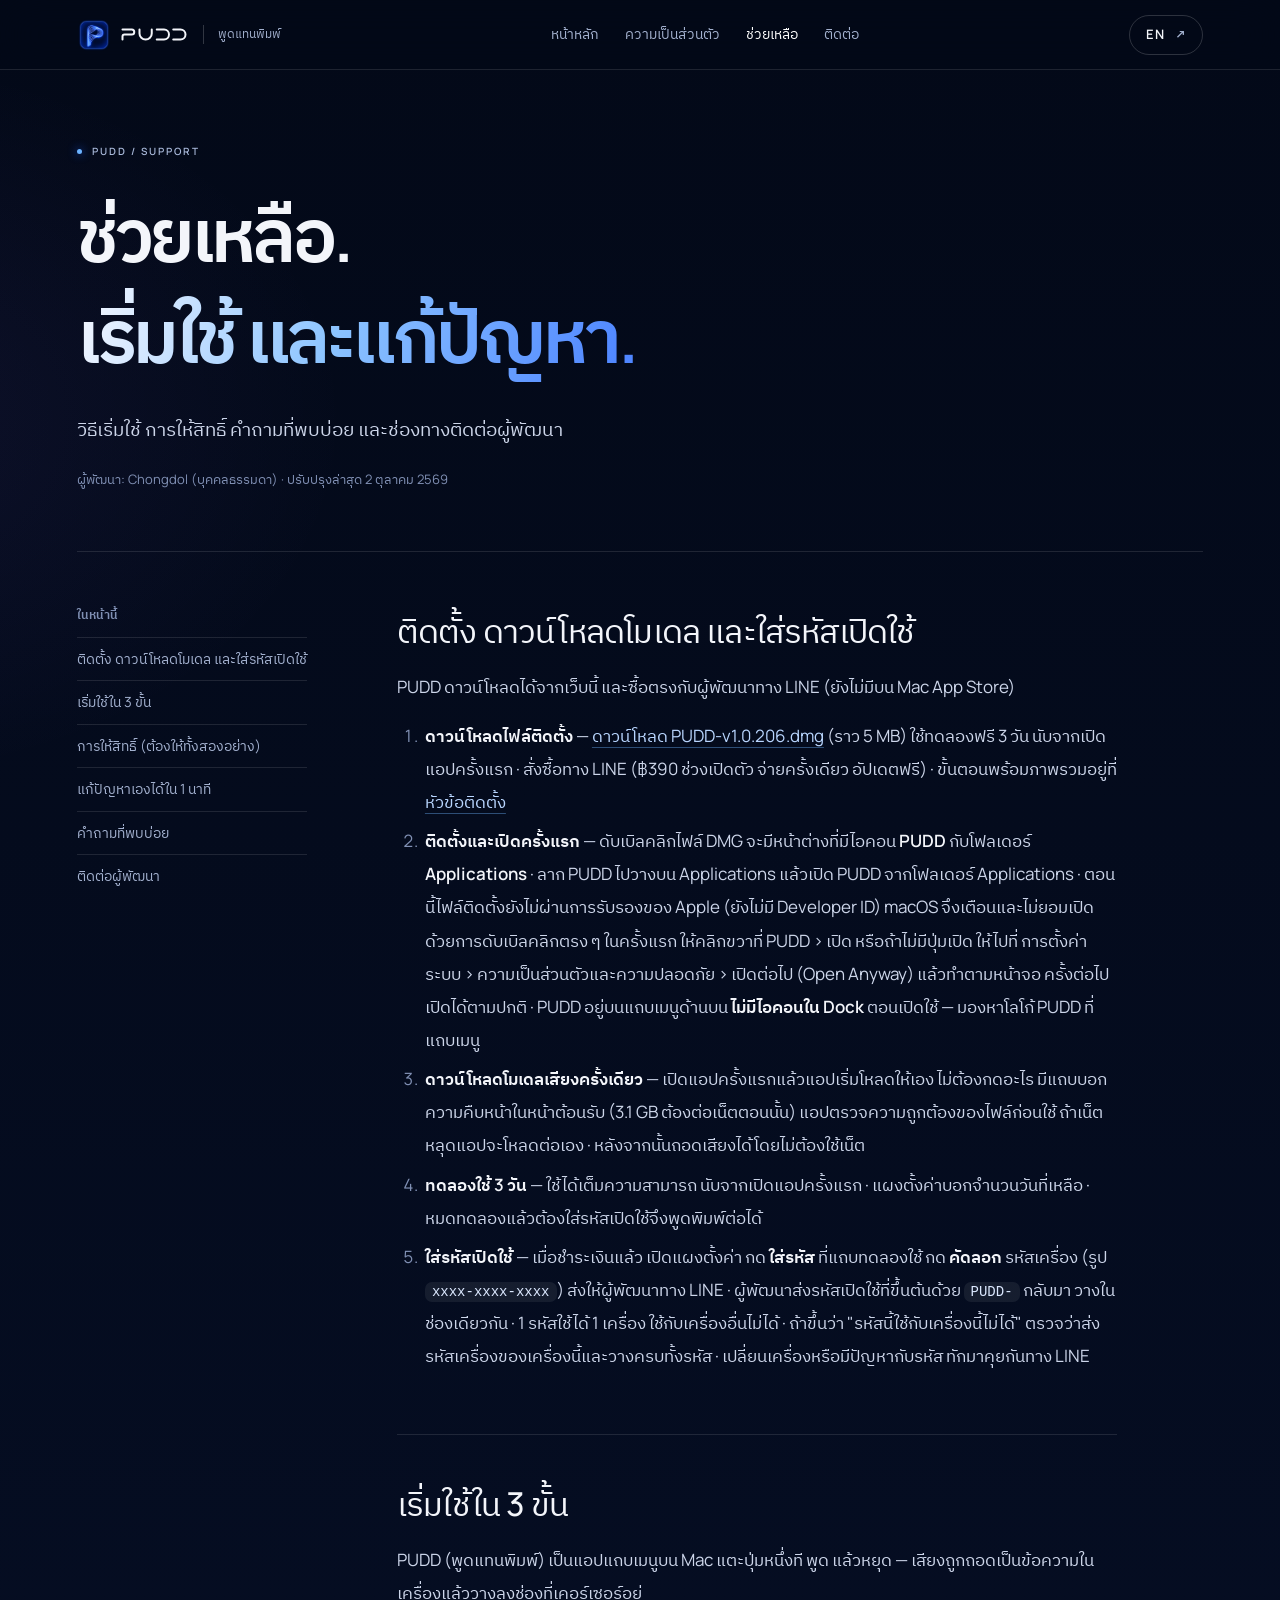
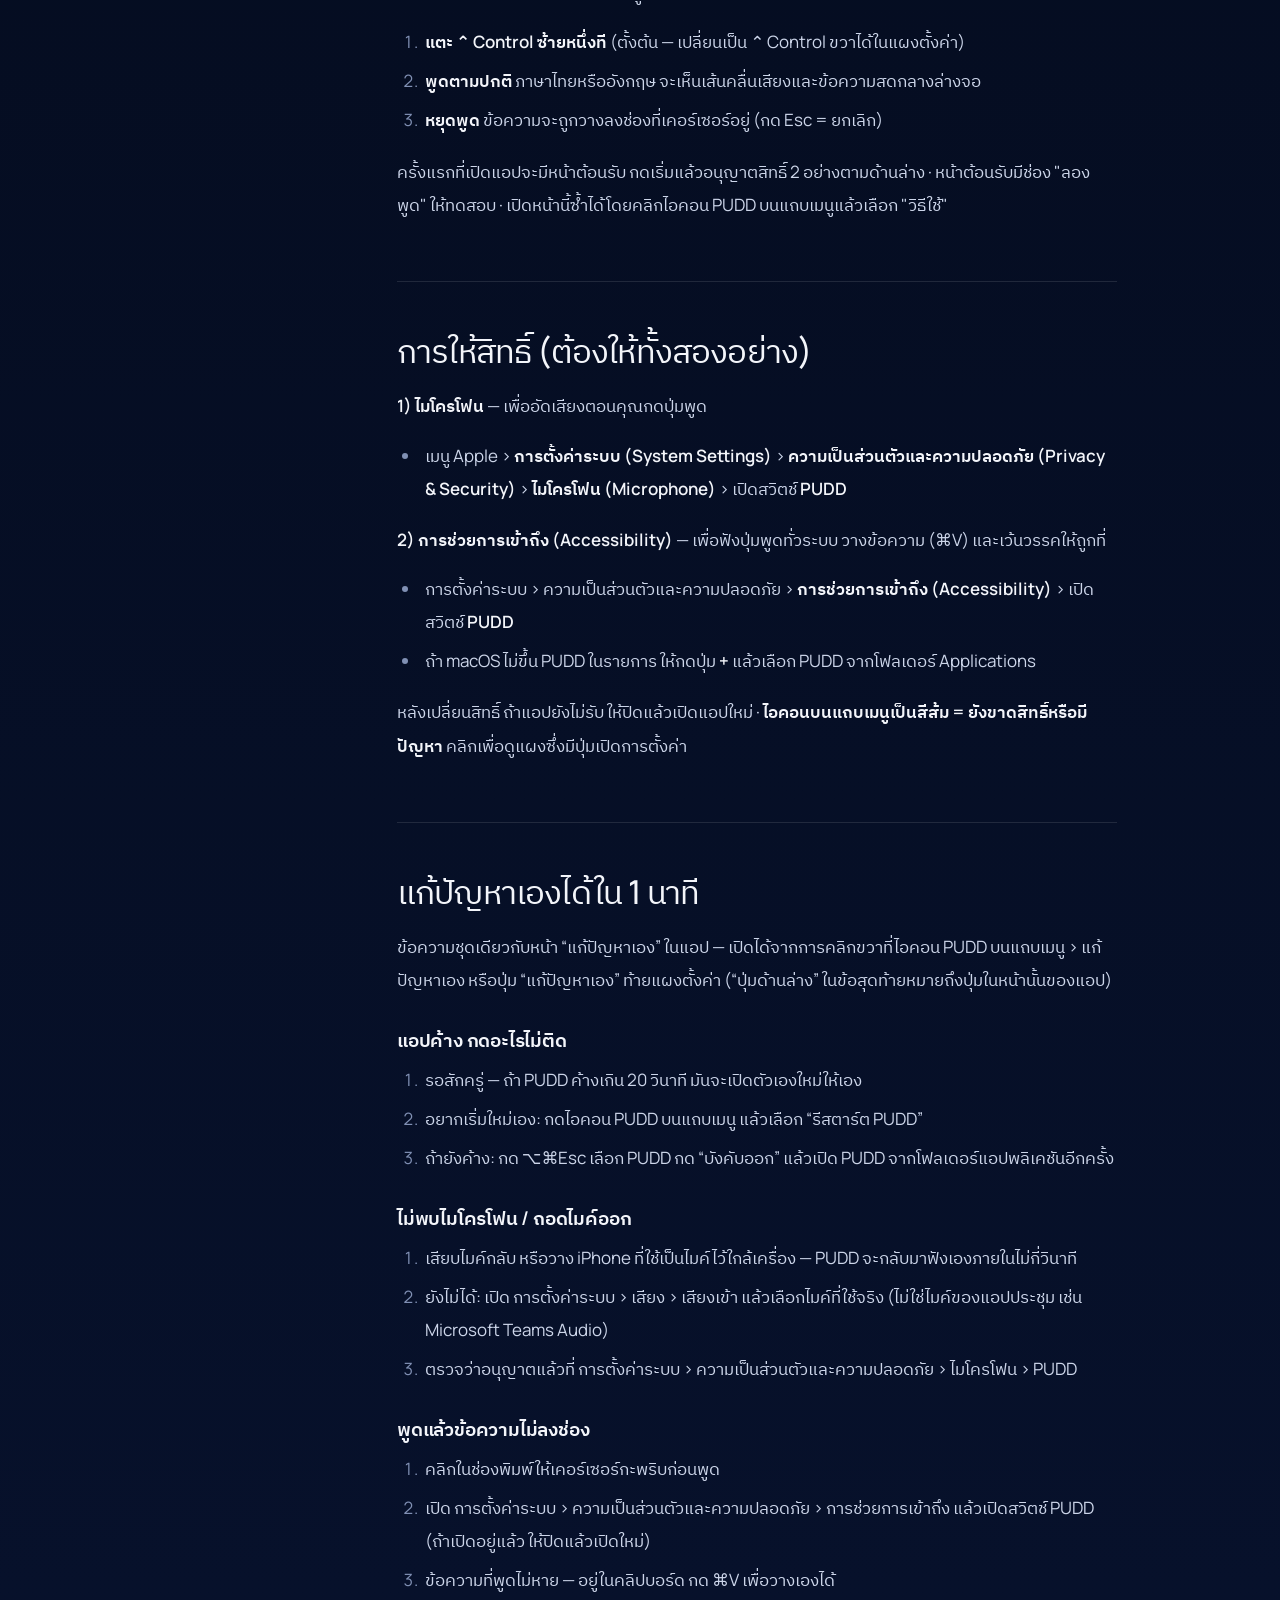
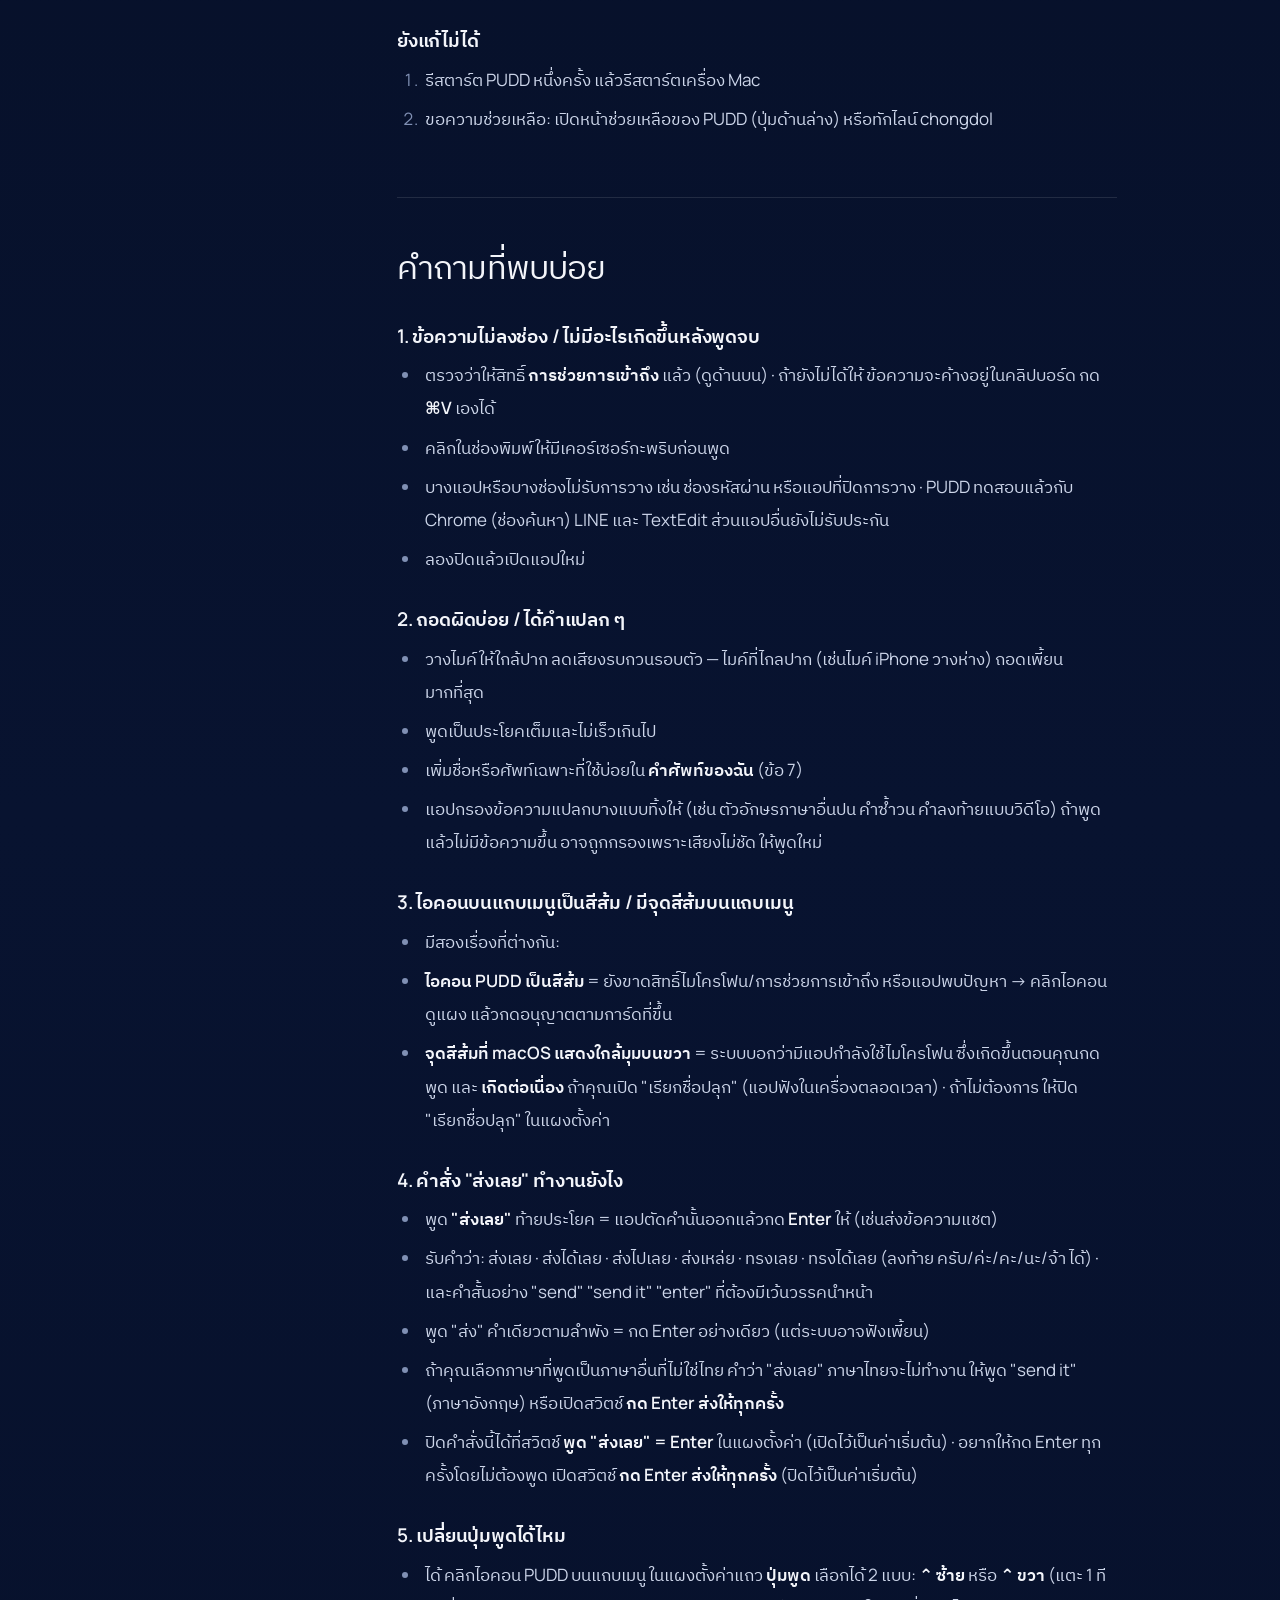
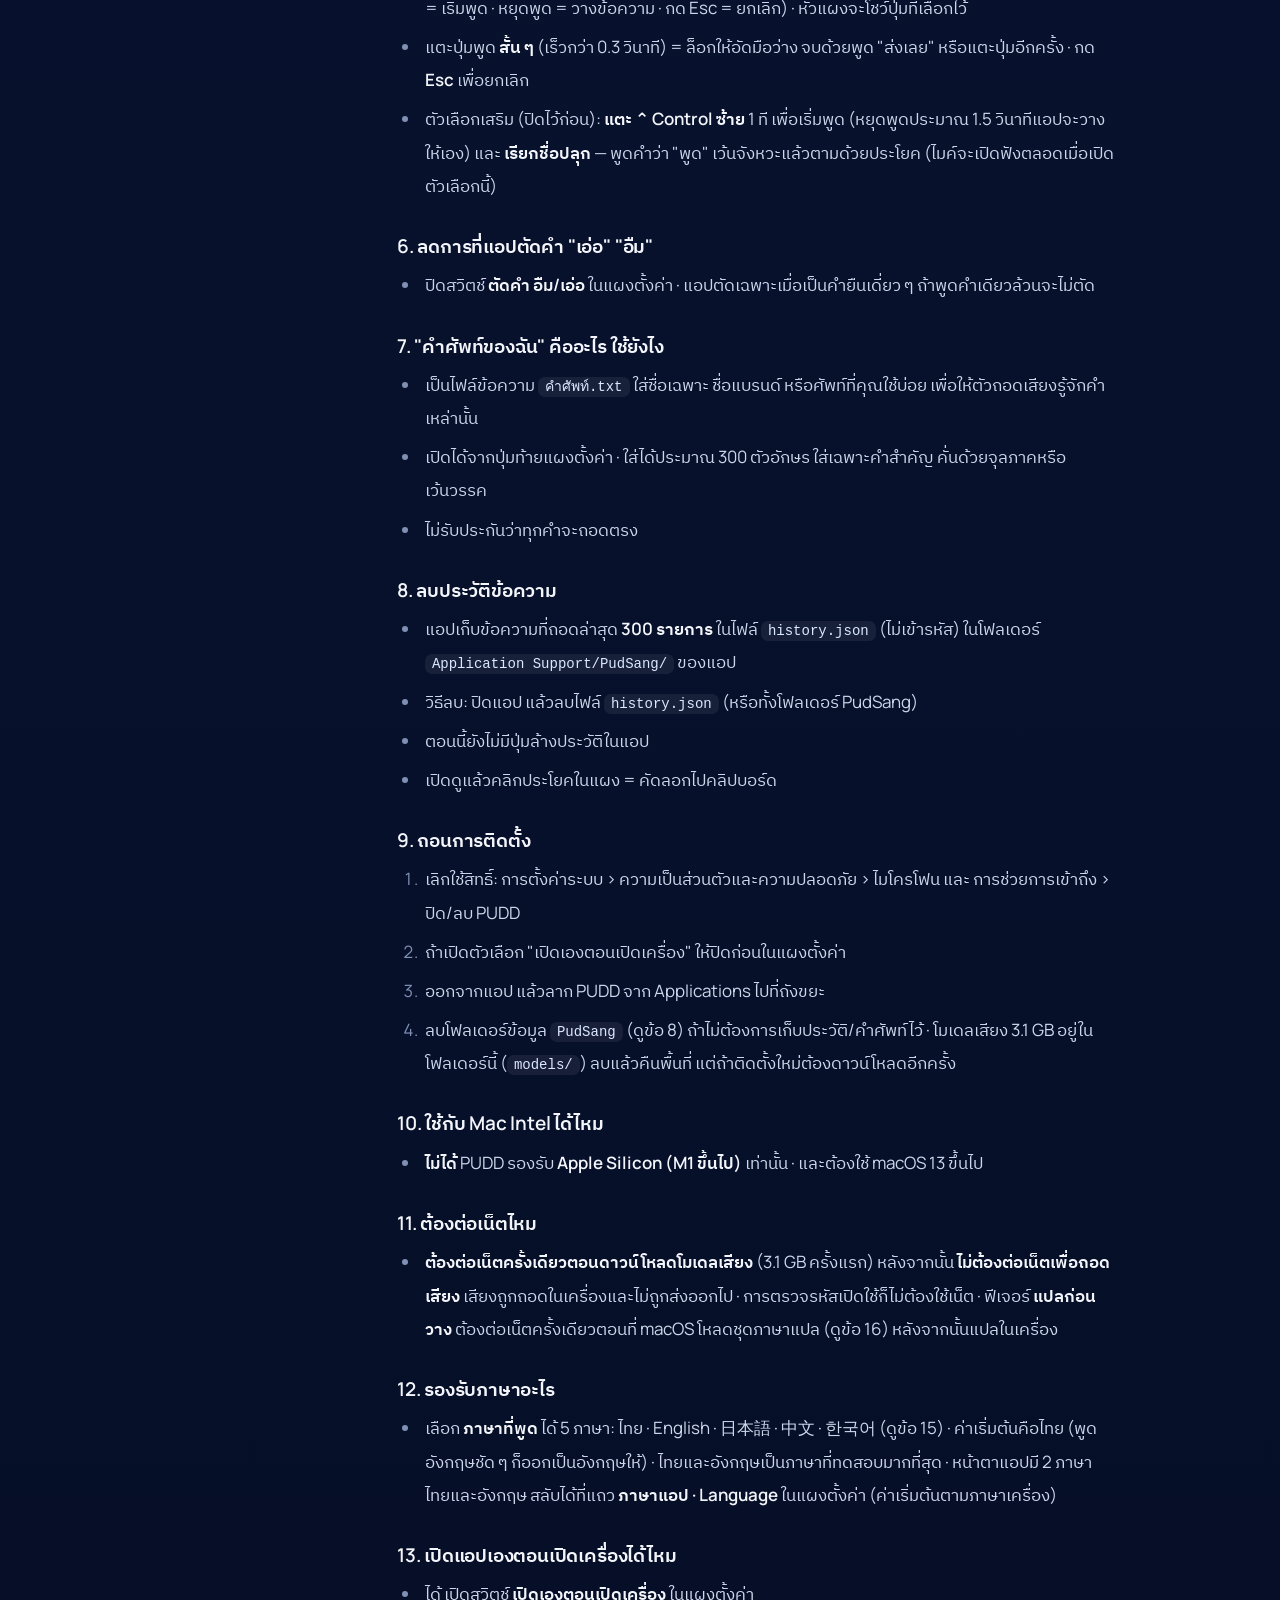
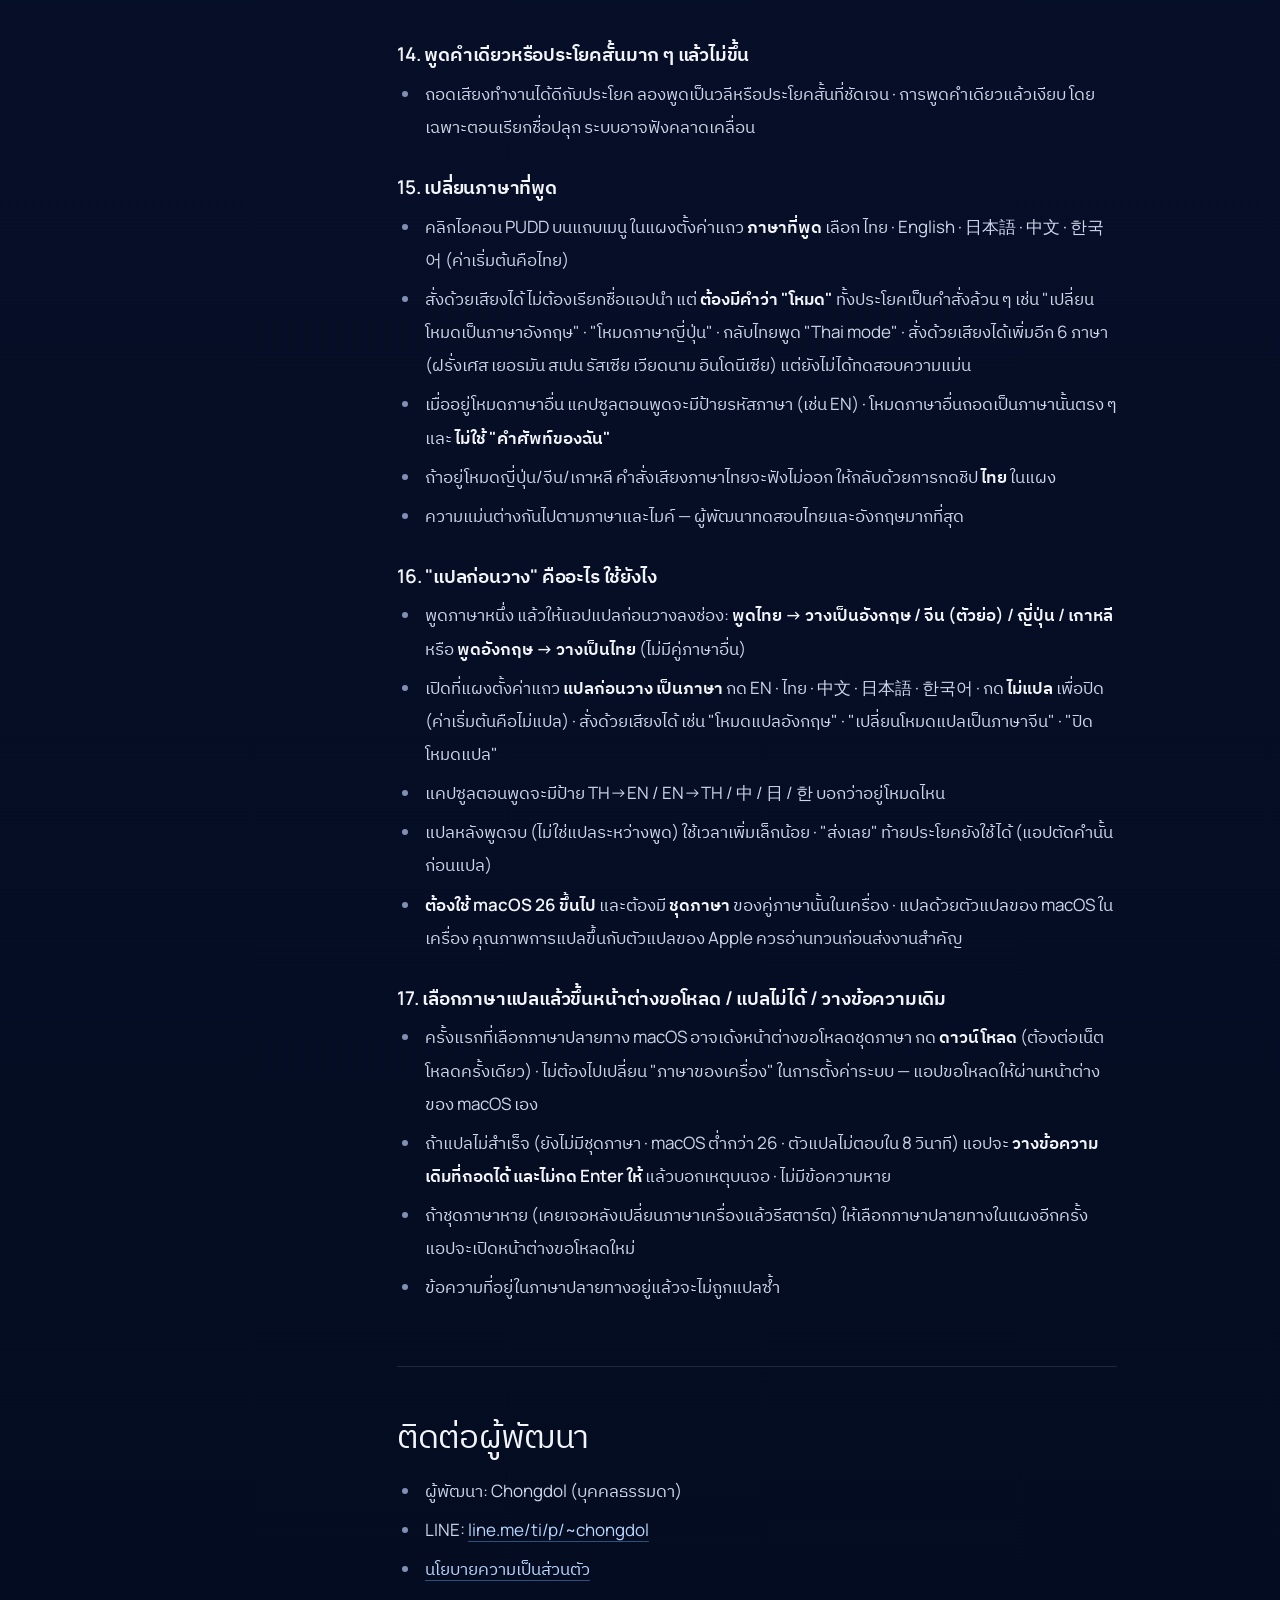
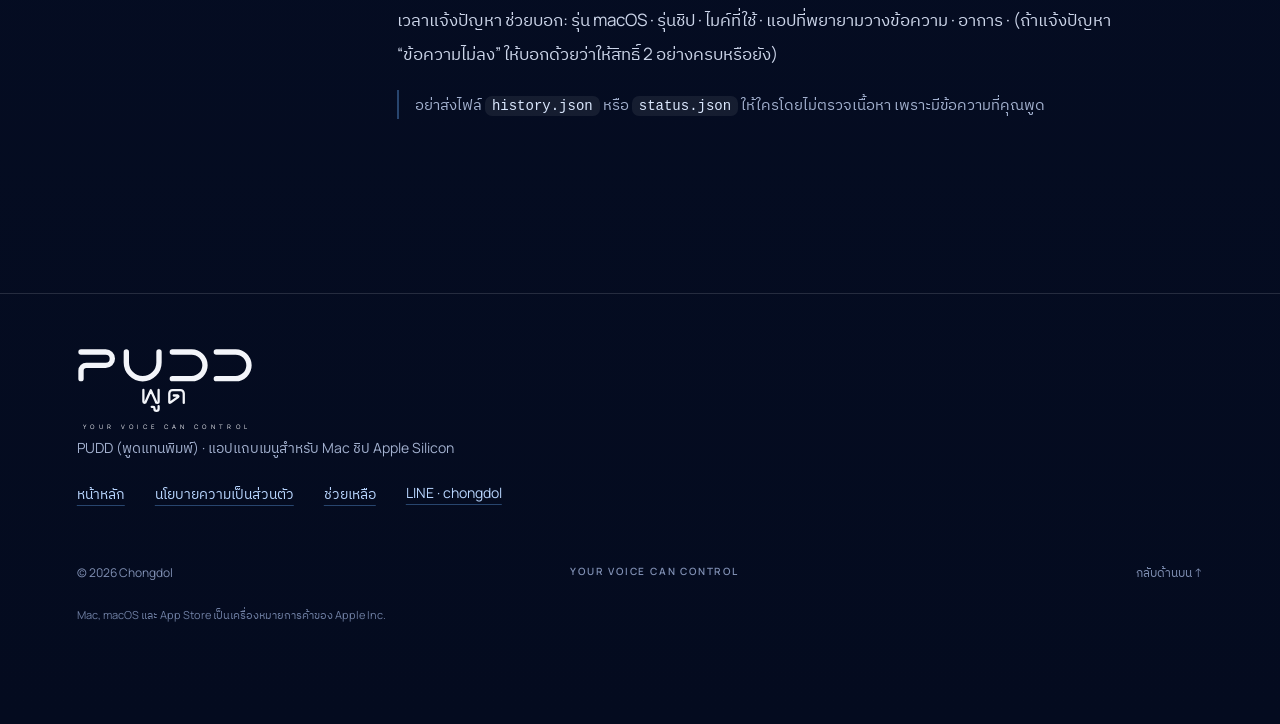
<file: support.html>
<!doctype html>
<html lang="th">
<head>
<meta charset="utf-8">
<meta name="viewport" content="width=device-width,initial-scale=1">
<meta name="theme-color" content="#030918">
<title data-th="ช่วยเหลือ — PUDD" data-en="Support — PUDD">ช่วยเหลือ — PUDD</title>
<meta name="description" content="ช่วยเหลือการใช้งาน PUDD (พูดแทนพิมพ์) — เริ่มใช้งาน การให้สิทธิ์ คำถามที่พบบ่อย และช่องทางติดต่อ" data-content-th="ช่วยเหลือการใช้งาน PUDD (พูดแทนพิมพ์) — เริ่มใช้งาน การให้สิทธิ์ คำถามที่พบบ่อย และช่องทางติดต่อ" data-content-en="Support for PUDD — getting started, permissions, frequently asked questions and how to get in touch.">
<meta property="og:type" content="article">
<meta property="og:site_name" content="PUDD">
<meta property="og:title" content="ช่วยเหลือ — PUDD">
<meta property="og:description" content="ช่วยเหลือการใช้งาน PUDD (พูดแทนพิมพ์) — เริ่มใช้งาน การให้สิทธิ์ คำถามที่พบบ่อย และช่องทางติดต่อ">
<meta property="og:image" content="assets/og.png">
<meta name="twitter:card" content="summary_large_image">
<meta name="twitter:image" content="assets/og.png">
<link rel="icon" type="image/png" sizes="32x32" href="assets/favicon-32.png">
<link rel="icon" type="image/png" sizes="512x512" href="assets/icon-512.png">
<link rel="apple-touch-icon" sizes="180x180" href="assets/apple-touch-icon.png">
<link rel="stylesheet" href="style.css">
<link rel="stylesheet" href="motion.css">
<link rel="stylesheet" href="doc.css">
</head>
<body class="doc">
<a class="skip" href="#content" data-th="ข้ามไปเนื้อหา" data-en="Skip to content">ข้ามไปเนื้อหา</a>

<header class="site-header">
  <a class="brand" href="index.html" data-page="index.html" aria-label="PUDD">
    <img src="assets/icon-96.png" alt="" width="34" height="34">
    <svg viewBox="-30 -30 1320 260" aria-hidden="true"><g fill="none" stroke="currentColor" stroke-width="40" stroke-linecap="round" stroke-linejoin="round"><path d="M0,0 H185 A50,50 0 0 1 185,100 H40 A40,40 0 0 0 0,140 V200"/><path d="M340,0 V78 A122.5,122.5 0 0 0 585,78 V0"/><path d="M685,0 H830 A100,100 0 0 1 830,200 H685"/><path d="M1015,0 H1160 A100,100 0 0 1 1160,200 H1015"/></g></svg>
    <span data-th="พูดแทนพิมพ์" data-en="Speak instead of typing">พูดแทนพิมพ์</span>
  </a>
  <nav class="site-nav" aria-label="เมนูหลัก" data-label-th="เมนูหลัก" data-label-en="Main menu">
    <a href="index.html" data-page="index.html" data-th="หน้าหลัก" data-en="Home">หน้าหลัก</a>
    <a href="privacy.html" data-page="privacy.html" data-th="ความเป็นส่วนตัว" data-en="Privacy">ความเป็นส่วนตัว</a>
    <a href="support.html" data-page="support.html" aria-current="page" data-th="ช่วยเหลือ" data-en="Support">ช่วยเหลือ</a>
    <a href="index.html#contact" data-page="index.html" data-anchor="#contact" data-th="ติดต่อ" data-en="Contact">ติดต่อ</a>
  </nav>
  <button id="language" type="button" aria-label="Switch to English">EN <span aria-hidden="true">↗</span></button>
</header>

<main id="top">
<article class="doc-wrap">
  <header class="doc-head">
    <div class="eyebrow"><span class="dot"></span> PUDD / SUPPORT</div>
    <h1 data-th="ช่วยเหลือ.&lt;br&gt;&lt;em&gt;เริ่มใช้ และแก้ปัญหา.&lt;/em&gt;" data-en="Support.&lt;br&gt;&lt;em&gt;Start, and fix.&lt;/em&gt;">ช่วยเหลือ.<br><em>เริ่มใช้ และแก้ปัญหา.</em></h1>
    <p class="doc-lead" data-th="วิธีเริ่มใช้ การให้สิทธิ์ คำถามที่พบบ่อย และช่องทางติดต่อผู้พัฒนา" data-en="Getting started, granting permissions, frequently asked questions, and how to reach the developer.">วิธีเริ่มใช้ การให้สิทธิ์ คำถามที่พบบ่อย และช่องทางติดต่อผู้พัฒนา</p>
    <p class="doc-meta" data-th="ผู้พัฒนา: Chongdol (บุคคลธรรมดา) · ปรับปรุงล่าสุด 2 ตุลาคม 2569" data-en="Developer: Chongdol (individual) · Last updated 2 October 2026">ผู้พัฒนา: Chongdol (บุคคลธรรมดา) · ปรับปรุงล่าสุด 2 ตุลาคม 2569</p>
  </header>

  <!-- เนื้อหาเต็มอยู่ใน HTML ทั้งสองภาษา (ไม่ต้องรัน JS ก็อ่านได้) · app.js แค่ซ่อนภาษาที่ไม่ได้เลือก -->
  <div class="doc-lang" data-lang="th" lang="th">
  <div class="doc-body">
    <nav class="doc-toc" aria-label="สารบัญ">
      <span class="doc-toc-title">ในหน้านี้</span>
      <a href="#th-install">ติดตั้ง ดาวน์โหลดโมเดล และใส่รหัสเปิดใช้</a>
      <a href="#th-start">เริ่มใช้ใน 3 ขั้น</a>
      <a href="#th-permissions">การให้สิทธิ์ (ต้องให้ทั้งสองอย่าง)</a>
      <a href="#th-selfhelp">แก้ปัญหาเองได้ใน 1 นาที</a>
      <a href="#th-faq">คำถามที่พบบ่อย</a>
      <a href="#th-contact">ติดต่อผู้พัฒนา</a>
    </nav>
    <div class="doc-content" id="content">
<section id="th-install">
<h2>ติดตั้ง ดาวน์โหลดโมเดล และใส่รหัสเปิดใช้</h2>
<p>PUDD ดาวน์โหลดได้จากเว็บนี้ และซื้อตรงกับผู้พัฒนาทาง LINE (ยังไม่มีบน Mac App Store)</p>
<ol>
<li><strong>ดาวน์โหลดไฟล์ติดตั้ง</strong> — <a href="downloads/PUDD-v1.0.206.dmg" download>ดาวน์โหลด PUDD-v1.0.206.dmg</a> (ราว 5 MB) ใช้ทดลองฟรี 3 วัน นับจากเปิดแอปครั้งแรก · สั่งซื้อทาง LINE (฿390 ช่วงเปิดตัว จ่ายครั้งเดียว อัปเดตฟรี) · ขั้นตอนพร้อมภาพรวมอยู่ที่<a href="index.html#install">หัวข้อติดตั้ง</a></li>
<li><strong>ติดตั้งและเปิดครั้งแรก</strong> — ดับเบิลคลิกไฟล์ DMG จะมีหน้าต่างที่มีไอคอน <strong>PUDD</strong> กับโฟลเดอร์ <strong>Applications</strong> · ลาก PUDD ไปวางบน Applications แล้วเปิด PUDD จากโฟลเดอร์ Applications · ตอนนี้ไฟล์ติดตั้งยังไม่ผ่านการรับรองของ Apple (ยังไม่มี Developer ID) macOS จึงเตือนและไม่ยอมเปิดด้วยการดับเบิลคลิกตรง ๆ ในครั้งแรก ให้คลิกขวาที่ PUDD › เปิด หรือถ้าไม่มีปุ่มเปิด ให้ไปที่ การตั้งค่าระบบ › ความเป็นส่วนตัวและความปลอดภัย › เปิดต่อไป (Open Anyway) แล้วทำตามหน้าจอ ครั้งต่อไปเปิดได้ตามปกติ · PUDD อยู่บนแถบเมนูด้านบน <strong>ไม่มีไอคอนใน Dock</strong> ตอนเปิดใช้ — มองหาโลโก้ PUDD ที่แถบเมนู</li>
<li><strong>ดาวน์โหลดโมเดลเสียงครั้งเดียว</strong> — เปิดแอปครั้งแรกแล้วแอปเริ่มโหลดให้เอง ไม่ต้องกดอะไร มีแถบบอกความคืบหน้าในหน้าต้อนรับ (3.1 GB ต้องต่อเน็ตตอนนั้น) แอปตรวจความถูกต้องของไฟล์ก่อนใช้ ถ้าเน็ตหลุดแอปจะโหลดต่อเอง · หลังจากนั้นถอดเสียงได้โดยไม่ต้องใช้เน็ต</li>
<li><strong>ทดลองใช้ 3 วัน</strong> — ใช้ได้เต็มความสามารถ นับจากเปิดแอปครั้งแรก · แผงตั้งค่าบอกจำนวนวันที่เหลือ · หมดทดลองแล้วต้องใส่รหัสเปิดใช้จึงพูดพิมพ์ต่อได้</li>
<li><strong>ใส่รหัสเปิดใช้</strong> — เมื่อชำระเงินแล้ว เปิดแผงตั้งค่า กด <strong>ใส่รหัส</strong> ที่แถบทดลองใช้ กด <strong>คัดลอก</strong> รหัสเครื่อง (รูป <code>xxxx-xxxx-xxxx</code>) ส่งให้ผู้พัฒนาทาง LINE · ผู้พัฒนาส่งรหัสเปิดใช้ที่ขึ้นต้นด้วย <code>PUDD-</code> กลับมา วางในช่องเดียวกัน · 1 รหัสใช้ได้ 1 เครื่อง ใช้กับเครื่องอื่นไม่ได้ · ถ้าขึ้นว่า "รหัสนี้ใช้กับเครื่องนี้ไม่ได้" ตรวจว่าส่งรหัสเครื่องของเครื่องนี้และวางครบทั้งรหัส · เปลี่ยนเครื่องหรือมีปัญหากับรหัส ทักมาคุยกันทาง LINE</li>
</ol>
</section>
<section id="th-start">
<h2>เริ่มใช้ใน 3 ขั้น</h2>
<p>PUDD (พูดแทนพิมพ์) เป็นแอปแถบเมนูบน Mac แตะปุ่มหนึ่งที พูด แล้วหยุด — เสียงถูกถอดเป็นข้อความในเครื่องแล้ววางลงช่องที่เคอร์เซอร์อยู่</p>
<ol>
<li><strong>แตะ ⌃ Control ซ้ายหนึ่งที</strong> (ตั้งต้น — เปลี่ยนเป็น ⌃ Control ขวาได้ในแผงตั้งค่า)</li>
<li><strong>พูดตามปกติ</strong> ภาษาไทยหรืออังกฤษ จะเห็นเส้นคลื่นเสียงและข้อความสดกลางล่างจอ</li>
<li><strong>หยุดพูด</strong> ข้อความจะถูกวางลงช่องที่เคอร์เซอร์อยู่ (กด Esc = ยกเลิก)</li>
</ol>
<p>ครั้งแรกที่เปิดแอปจะมีหน้าต้อนรับ กดเริ่มแล้วอนุญาตสิทธิ์ 2 อย่างตามด้านล่าง · หน้าต้อนรับมีช่อง "ลองพูด" ให้ทดสอบ · เปิดหน้านี้ซ้ำได้โดยคลิกไอคอน PUDD บนแถบเมนูแล้วเลือก "วิธีใช้"</p>
</section>
<section id="th-permissions">
<h2>การให้สิทธิ์ (ต้องให้ทั้งสองอย่าง)</h2>
<p><strong>1) ไมโครโฟน</strong> — เพื่ออัดเสียงตอนคุณกดปุ่มพูด</p>
<ul>
<li>เมนู Apple &gt; <strong>การตั้งค่าระบบ (System Settings)</strong> &gt; <strong>ความเป็นส่วนตัวและความปลอดภัย (Privacy &amp; Security)</strong> &gt; <strong>ไมโครโฟน (Microphone)</strong> &gt; เปิดสวิตช์ <strong>PUDD</strong></li>
</ul>
<p><strong>2) การช่วยการเข้าถึง (Accessibility)</strong> — เพื่อฟังปุ่มพูดทั่วระบบ วางข้อความ (⌘V) และเว้นวรรคให้ถูกที่</p>
<ul>
<li>การตั้งค่าระบบ &gt; ความเป็นส่วนตัวและความปลอดภัย &gt; <strong>การช่วยการเข้าถึง (Accessibility)</strong> &gt; เปิดสวิตช์ <strong>PUDD</strong></li>
<li>ถ้า macOS ไม่ขึ้น PUDD ในรายการ ให้กดปุ่ม <strong>+</strong> แล้วเลือก PUDD จากโฟลเดอร์ Applications</li>
</ul>
<p>หลังเปลี่ยนสิทธิ์ ถ้าแอปยังไม่รับ ให้ปิดแล้วเปิดแอปใหม่ · <strong>ไอคอนบนแถบเมนูเป็นสีส้ม = ยังขาดสิทธิ์หรือมีปัญหา</strong> คลิกเพื่อดูแผงซึ่งมีปุ่มเปิดการตั้งค่า</p>
</section>
<section id="th-selfhelp">
<h2>แก้ปัญหาเองได้ใน 1 นาที</h2>
<p>ข้อความชุดเดียวกับหน้า “แก้ปัญหาเอง” ในแอป — เปิดได้จากการคลิกขวาที่ไอคอน PUDD บนแถบเมนู › แก้ปัญหาเอง หรือปุ่ม “แก้ปัญหาเอง” ท้ายแผงตั้งค่า (“ปุ่มด้านล่าง” ในข้อสุดท้ายหมายถึงปุ่มในหน้านั้นของแอป)</p>
<h3>แอปค้าง กดอะไรไม่ติด</h3>
<ol>
<li>รอสักครู่ — ถ้า PUDD ค้างเกิน 20 วินาที มันจะเปิดตัวเองใหม่ให้เอง</li>
<li>อยากเริ่มใหม่เอง: กดไอคอน PUDD บนแถบเมนู แล้วเลือก “รีสตาร์ต PUDD”</li>
<li>ถ้ายังค้าง: กด ⌥⌘Esc เลือก PUDD กด “บังคับออก” แล้วเปิด PUDD จากโฟลเดอร์แอปพลิเคชันอีกครั้ง</li>
</ol>
<h3>ไม่พบไมโครโฟน / ถอดไมค์ออก</h3>
<ol>
<li>เสียบไมค์กลับ หรือวาง iPhone ที่ใช้เป็นไมค์ไว้ใกล้เครื่อง — PUDD จะกลับมาฟังเองภายในไม่กี่วินาที</li>
<li>ยังไม่ได้: เปิด การตั้งค่าระบบ › เสียง › เสียงเข้า แล้วเลือกไมค์ที่ใช้จริง (ไม่ใช่ไมค์ของแอปประชุม เช่น Microsoft Teams Audio)</li>
<li>ตรวจว่าอนุญาตแล้วที่ การตั้งค่าระบบ › ความเป็นส่วนตัวและความปลอดภัย › ไมโครโฟน › PUDD</li>
</ol>
<h3>พูดแล้วข้อความไม่ลงช่อง</h3>
<ol>
<li>คลิกในช่องพิมพ์ให้เคอร์เซอร์กะพริบก่อนพูด</li>
<li>เปิด การตั้งค่าระบบ › ความเป็นส่วนตัวและความปลอดภัย › การช่วยการเข้าถึง แล้วเปิดสวิตช์ PUDD (ถ้าเปิดอยู่แล้ว ให้ปิดแล้วเปิดใหม่)</li>
<li>ข้อความที่พูดไม่หาย — อยู่ในคลิปบอร์ด กด ⌘V เพื่อวางเองได้</li>
</ol>
<h3>ยังแก้ไม่ได้</h3>
<ol>
<li>รีสตาร์ต PUDD หนึ่งครั้ง แล้วรีสตาร์ตเครื่อง Mac</li>
<li>ขอความช่วยเหลือ: เปิดหน้าช่วยเหลือของ PUDD (ปุ่มด้านล่าง) หรือทักไลน์ chongdol</li>
</ol>
</section>
<section id="th-faq">
<h2>คำถามที่พบบ่อย</h2>
<h3>1. ข้อความไม่ลงช่อง / ไม่มีอะไรเกิดขึ้นหลังพูดจบ</h3>
<ul>
<li>ตรวจว่าให้สิทธิ์ <strong>การช่วยการเข้าถึง</strong> แล้ว (ดูด้านบน) · ถ้ายังไม่ได้ให้ ข้อความจะค้างอยู่ในคลิปบอร์ด กด <strong>⌘V</strong> เองได้</li>
<li>คลิกในช่องพิมพ์ให้มีเคอร์เซอร์กะพริบก่อนพูด</li>
<li>บางแอปหรือบางช่องไม่รับการวาง เช่น ช่องรหัสผ่าน หรือแอปที่ปิดการวาง · PUDD ทดสอบแล้วกับ Chrome (ช่องค้นหา) LINE และ TextEdit ส่วนแอปอื่นยังไม่รับประกัน</li>
<li>ลองปิดแล้วเปิดแอปใหม่</li>
</ul>
<h3>2. ถอดผิดบ่อย / ได้คำแปลก ๆ</h3>
<ul>
<li>วางไมค์ให้ใกล้ปาก ลดเสียงรบกวนรอบตัว — ไมค์ที่ไกลปาก (เช่นไมค์ iPhone วางห่าง) ถอดเพี้ยนมากที่สุด</li>
<li>พูดเป็นประโยคเต็มและไม่เร็วเกินไป</li>
<li>เพิ่มชื่อหรือศัพท์เฉพาะที่ใช้บ่อยใน <strong>คำศัพท์ของฉัน</strong> (ข้อ 7)</li>
<li>แอปกรองข้อความแปลกบางแบบทิ้งให้ (เช่น ตัวอักษรภาษาอื่นปน คำซ้ำวน คำลงท้ายแบบวิดีโอ) ถ้าพูดแล้วไม่มีข้อความขึ้น อาจถูกกรองเพราะเสียงไม่ชัด ให้พูดใหม่</li>
</ul>
<h3>3. ไอคอนบนแถบเมนูเป็นสีส้ม / มีจุดสีส้มบนแถบเมนู</h3>
<ul>
<li>มีสองเรื่องที่ต่างกัน:</li>
<li><strong>ไอคอน PUDD เป็นสีส้ม</strong> = ยังขาดสิทธิ์ไมโครโฟน/การช่วยการเข้าถึง หรือแอปพบปัญหา → คลิกไอคอนดูแผง แล้วกดอนุญาตตามการ์ดที่ขึ้น</li>
<li><strong>จุดสีส้มที่ macOS แสดงใกล้มุมบนขวา</strong> = ระบบบอกว่ามีแอปกำลังใช้ไมโครโฟน ซึ่งเกิดขึ้นตอนคุณกดพูด และ <strong>เกิดต่อเนื่อง</strong> ถ้าคุณเปิด "เรียกชื่อปลุก" (แอปฟังในเครื่องตลอดเวลา) · ถ้าไม่ต้องการ ให้ปิด "เรียกชื่อปลุก" ในแผงตั้งค่า</li>
</ul>
<h3>4. คำสั่ง "ส่งเลย" ทำงานยังไง</h3>
<ul>
<li>พูด <strong>"ส่งเลย"</strong> ท้ายประโยค = แอปตัดคำนั้นออกแล้วกด <strong>Enter</strong> ให้ (เช่นส่งข้อความแชต)</li>
<li>รับคำว่า: ส่งเลย · ส่งได้เลย · ส่งไปเลย · ส่งเหล่ย · ทรงเลย · ทรงได้เลย (ลงท้าย ครับ/ค่ะ/คะ/นะ/จ้า ได้) · และคำสั้นอย่าง "send" "send it" "enter" ที่ต้องมีเว้นวรรคนำหน้า</li>
<li>พูด "ส่ง" คำเดียวตามลำพัง = กด Enter อย่างเดียว (แต่ระบบอาจฟังเพี้ยน)</li>
<li>ถ้าคุณเลือกภาษาที่พูดเป็นภาษาอื่นที่ไม่ใช่ไทย คำว่า "ส่งเลย" ภาษาไทยจะไม่ทำงาน ให้พูด "send it" (ภาษาอังกฤษ) หรือเปิดสวิตช์ <strong>กด Enter ส่งให้ทุกครั้ง</strong></li>
<li>ปิดคำสั่งนี้ได้ที่สวิตช์ <strong>พูด "ส่งเลย" = Enter</strong> ในแผงตั้งค่า (เปิดไว้เป็นค่าเริ่มต้น) · อยากให้กด Enter ทุกครั้งโดยไม่ต้องพูด เปิดสวิตช์ <strong>กด Enter ส่งให้ทุกครั้ง</strong> (ปิดไว้เป็นค่าเริ่มต้น)</li>
</ul>
<h3>5. เปลี่ยนปุ่มพูดได้ไหม</h3>
<ul>
<li>ได้ คลิกไอคอน PUDD บนแถบเมนู ในแผงตั้งค่าแถว <strong>ปุ่มพูด</strong> เลือกได้ 2 แบบ: <strong>⌃ ซ้าย</strong> หรือ <strong>⌃ ขวา</strong> (แตะ 1 ที = เริ่มพูด · หยุดพูด = วางข้อความ · กด Esc = ยกเลิก) · หัวแผงจะโชว์ปุ่มที่เลือกไว้</li>
<li>แตะปุ่มพูด <strong>สั้น ๆ</strong> (เร็วกว่า 0.3 วินาที) = ล็อกให้อัดมือว่าง จบด้วยพูด "ส่งเลย" หรือแตะปุ่มอีกครั้ง · กด <strong>Esc</strong> เพื่อยกเลิก</li>
<li>ตัวเลือกเสริม (ปิดไว้ก่อน): <strong>แตะ ⌃ Control ซ้าย</strong> 1 ที เพื่อเริ่มพูด (หยุดพูดประมาณ 1.5 วินาทีแอปจะวางให้เอง) และ <strong>เรียกชื่อปลุก</strong> — พูดคำว่า "พูด" เว้นจังหวะแล้วตามด้วยประโยค (ไมค์จะเปิดฟังตลอดเมื่อเปิดตัวเลือกนี้)</li>
</ul>
<h3>6. ลดการที่แอปตัดคำ "เอ่อ" "อืม"</h3>
<ul>
<li>ปิดสวิตช์ <strong>ตัดคำ อืม/เอ่อ</strong> ในแผงตั้งค่า · แอปตัดเฉพาะเมื่อเป็นคำยืนเดี่ยว ๆ ถ้าพูดคำเดียวล้วนจะไม่ตัด</li>
</ul>
<h3>7. "คำศัพท์ของฉัน" คืออะไร ใช้ยังไง</h3>
<ul>
<li>เป็นไฟล์ข้อความ <code>คำศัพท์.txt</code> ใส่ชื่อเฉพาะ ชื่อแบรนด์ หรือศัพท์ที่คุณใช้บ่อย เพื่อให้ตัวถอดเสียงรู้จักคำเหล่านั้น</li>
<li>เปิดได้จากปุ่มท้ายแผงตั้งค่า · ใส่ได้ประมาณ 300 ตัวอักษร ใส่เฉพาะคำสำคัญ คั่นด้วยจุลภาคหรือเว้นวรรค</li>
<li>ไม่รับประกันว่าทุกคำจะถอดตรง</li>
</ul>
<h3>8. ลบประวัติข้อความ</h3>
<ul>
<li>แอปเก็บข้อความที่ถอดล่าสุด <strong>300 รายการ</strong> ในไฟล์ <code>history.json</code> (ไม่เข้ารหัส) ในโฟลเดอร์ <code>Application Support/PudSang/</code> ของแอป</li>
<li>วิธีลบ: ปิดแอป แล้วลบไฟล์ <code>history.json</code> (หรือทั้งโฟลเดอร์ PudSang)</li>
<li>ตอนนี้ยังไม่มีปุ่มล้างประวัติในแอป</li>
<li>เปิดดูแล้วคลิกประโยคในแผง = คัดลอกไปคลิปบอร์ด</li>
</ul>
<h3>9. ถอนการติดตั้ง</h3>
<ol>
<li>เลิกใช้สิทธิ์: การตั้งค่าระบบ &gt; ความเป็นส่วนตัวและความปลอดภัย &gt; ไมโครโฟน และ การช่วยการเข้าถึง &gt; ปิด/ลบ PUDD</li>
<li>ถ้าเปิดตัวเลือก "เปิดเองตอนเปิดเครื่อง" ให้ปิดก่อนในแผงตั้งค่า</li>
<li>ออกจากแอป แล้วลาก PUDD จาก Applications ไปที่ถังขยะ</li>
<li>ลบโฟลเดอร์ข้อมูล <code>PudSang</code> (ดูข้อ 8) ถ้าไม่ต้องการเก็บประวัติ/คำศัพท์ไว้ · โมเดลเสียง 3.1 GB อยู่ในโฟลเดอร์นี้ (<code>models/</code>) ลบแล้วคืนพื้นที่ แต่ถ้าติดตั้งใหม่ต้องดาวน์โหลดอีกครั้ง</li>
</ol>
<h3>10. ใช้กับ Mac Intel ได้ไหม</h3>
<ul>
<li><strong>ไม่ได้</strong> PUDD รองรับ <strong>Apple Silicon (M1 ขึ้นไป)</strong> เท่านั้น · และต้องใช้ macOS 13 ขึ้นไป</li>
</ul>
<h3>11. ต้องต่อเน็ตไหม</h3>
<ul>
<li><strong>ต้องต่อเน็ตครั้งเดียวตอนดาวน์โหลดโมเดลเสียง</strong> (3.1 GB ครั้งแรก) หลังจากนั้น <strong>ไม่ต้องต่อเน็ตเพื่อถอดเสียง</strong> เสียงถูกถอดในเครื่องและไม่ถูกส่งออกไป · การตรวจรหัสเปิดใช้ก็ไม่ต้องใช้เน็ต · ฟีเจอร์ <strong>แปลก่อนวาง</strong> ต้องต่อเน็ตครั้งเดียวตอนที่ macOS โหลดชุดภาษาแปล (ดูข้อ 16) หลังจากนั้นแปลในเครื่อง</li>
</ul>
<h3>12. รองรับภาษาอะไร</h3>
<ul>
<li>เลือก <strong>ภาษาที่พูด</strong> ได้ 5 ภาษา: ไทย · English · 日本語 · 中文 · 한국어 (ดูข้อ 15) · ค่าเริ่มต้นคือไทย (พูดอังกฤษชัด ๆ ก็ออกเป็นอังกฤษให้) · ไทยและอังกฤษเป็นภาษาที่ทดสอบมากที่สุด · หน้าตาแอปมี 2 ภาษา ไทยและอังกฤษ สลับได้ที่แถว <strong>ภาษาแอป · Language</strong> ในแผงตั้งค่า (ค่าเริ่มต้นตามภาษาเครื่อง)</li>
</ul>
<h3>13. เปิดแอปเองตอนเปิดเครื่องได้ไหม</h3>
<ul>
<li>ได้ เปิดสวิตช์ <strong>เปิดเองตอนเปิดเครื่อง</strong> ในแผงตั้งค่า</li>
</ul>
<h3>14. พูดคำเดียวหรือประโยคสั้นมาก ๆ แล้วไม่ขึ้น</h3>
<ul>
<li>ถอดเสียงทำงานได้ดีกับประโยค ลองพูดเป็นวลีหรือประโยคสั้นที่ชัดเจน · การพูดคำเดียวแล้วเงียบ โดยเฉพาะตอนเรียกชื่อปลุก ระบบอาจฟังคลาดเคลื่อน</li>
</ul>
<h3>15. เปลี่ยนภาษาที่พูด</h3>
<ul>
<li>คลิกไอคอน PUDD บนแถบเมนู ในแผงตั้งค่าแถว <strong>ภาษาที่พูด</strong> เลือก ไทย · English · 日本語 · 中文 · 한국어 (ค่าเริ่มต้นคือไทย)</li>
<li>สั่งด้วยเสียงได้ ไม่ต้องเรียกชื่อแอปนำ แต่ <strong>ต้องมีคำว่า "โหมด"</strong> ทั้งประโยคเป็นคำสั่งล้วน ๆ เช่น "เปลี่ยนโหมดเป็นภาษาอังกฤษ" · "โหมดภาษาญี่ปุ่น" · กลับไทยพูด "Thai mode" · สั่งด้วยเสียงได้เพิ่มอีก 6 ภาษา (ฝรั่งเศส เยอรมัน สเปน รัสเซีย เวียดนาม อินโดนีเซีย) แต่ยังไม่ได้ทดสอบความแม่น</li>
<li>เมื่ออยู่โหมดภาษาอื่น แคปซูลตอนพูดจะมีป้ายรหัสภาษา (เช่น EN) · โหมดภาษาอื่นถอดเป็นภาษานั้นตรง ๆ และ <strong>ไม่ใช้ "คำศัพท์ของฉัน"</strong></li>
<li>ถ้าอยู่โหมดญี่ปุ่น/จีน/เกาหลี คำสั่งเสียงภาษาไทยจะฟังไม่ออก ให้กลับด้วยการกดชิป <strong>ไทย</strong> ในแผง</li>
<li>ความแม่นต่างกันไปตามภาษาและไมค์ — ผู้พัฒนาทดสอบไทยและอังกฤษมากที่สุด</li>
</ul>
<h3>16. "แปลก่อนวาง" คืออะไร ใช้ยังไง</h3>
<ul>
<li>พูดภาษาหนึ่ง แล้วให้แอปแปลก่อนวางลงช่อง: <strong>พูดไทย → วางเป็นอังกฤษ / จีน (ตัวย่อ) / ญี่ปุ่น / เกาหลี</strong> หรือ <strong>พูดอังกฤษ → วางเป็นไทย</strong> (ไม่มีคู่ภาษาอื่น)</li>
<li>เปิดที่แผงตั้งค่าแถว <strong>แปลก่อนวาง เป็นภาษา</strong> กด EN · ไทย · 中文 · 日本語 · 한국어 · กด <strong>ไม่แปล</strong> เพื่อปิด (ค่าเริ่มต้นคือไม่แปล) · สั่งด้วยเสียงได้ เช่น "โหมดแปลอังกฤษ" · "เปลี่ยนโหมดแปลเป็นภาษาจีน" · "ปิดโหมดแปล"</li>
<li>แคปซูลตอนพูดจะมีป้าย TH→EN / EN→TH / 中 / 日 / 한 บอกว่าอยู่โหมดไหน</li>
<li>แปลหลังพูดจบ (ไม่ใช่แปลระหว่างพูด) ใช้เวลาเพิ่มเล็กน้อย · "ส่งเลย" ท้ายประโยคยังใช้ได้ (แอปตัดคำนั้นก่อนแปล)</li>
<li><strong>ต้องใช้ macOS 26 ขึ้นไป</strong> และต้องมี <strong>ชุดภาษา</strong> ของคู่ภาษานั้นในเครื่อง · แปลด้วยตัวแปลของ macOS ในเครื่อง คุณภาพการแปลขึ้นกับตัวแปลของ Apple ควรอ่านทวนก่อนส่งงานสำคัญ</li>
</ul>
<h3>17. เลือกภาษาแปลแล้วขึ้นหน้าต่างขอโหลด / แปลไม่ได้ / วางข้อความเดิม</h3>
<ul>
<li>ครั้งแรกที่เลือกภาษาปลายทาง macOS อาจเด้งหน้าต่างขอโหลดชุดภาษา กด <strong>ดาวน์โหลด</strong> (ต้องต่อเน็ต โหลดครั้งเดียว) · ไม่ต้องไปเปลี่ยน "ภาษาของเครื่อง" ในการตั้งค่าระบบ — แอปขอโหลดให้ผ่านหน้าต่างของ macOS เอง</li>
<li>ถ้าแปลไม่สำเร็จ (ยังไม่มีชุดภาษา · macOS ต่ำกว่า 26 · ตัวแปลไม่ตอบใน 8 วินาที) แอปจะ <strong>วางข้อความเดิมที่ถอดได้ และไม่กด Enter ให้</strong> แล้วบอกเหตุบนจอ · ไม่มีข้อความหาย</li>
<li>ถ้าชุดภาษาหาย (เคยเจอหลังเปลี่ยนภาษาเครื่องแล้วรีสตาร์ต) ให้เลือกภาษาปลายทางในแผงอีกครั้ง แอปจะเปิดหน้าต่างขอโหลดใหม่</li>
<li>ข้อความที่อยู่ในภาษาปลายทางอยู่แล้วจะไม่ถูกแปลซ้ำ</li>
</ul>
</section>
<section id="th-contact">
<h2>ติดต่อผู้พัฒนา</h2>
<ul>
<li>ผู้พัฒนา: Chongdol (บุคคลธรรมดา)</li>
<li>LINE: <a href="https://line.me/ti/p/~chongdol" target="_blank" rel="noopener noreferrer">line.me/ti/p/~chongdol</a></li>
<li><a href="privacy.html">นโยบายความเป็นส่วนตัว</a></li>
</ul>
<p>เวลาแจ้งปัญหา ช่วยบอก: รุ่น macOS · รุ่นชิป · ไมค์ที่ใช้ · แอปที่พยายามวางข้อความ · อาการ · (ถ้าแจ้งปัญหา “ข้อความไม่ลง” ให้บอกด้วยว่าให้สิทธิ์ 2 อย่างครบหรือยัง)</p>
<p class="note">อย่าส่งไฟล์ <code>history.json</code> หรือ <code>status.json</code> ให้ใครโดยไม่ตรวจเนื้อหา เพราะมีข้อความที่คุณพูด</p>
</section>
    </div>
  </div>
  </div>
  <div class="doc-lang" data-lang="en" lang="en">
  <div class="doc-body">
    <nav class="doc-toc" aria-label="Contents">
      <span class="doc-toc-title">On this page</span>
      <a href="#en-install">Install, download the model, activate</a>
      <a href="#en-start">Get started in 3 steps</a>
      <a href="#en-permissions">Granting permissions (both are required)</a>
      <a href="#en-selfhelp">Fix it yourself in a minute</a>
      <a href="#en-faq">Frequently asked questions</a>
      <a href="#en-contact">Contact the developer</a>
    </nav>
    <div class="doc-content">
<section id="en-install">
<h2>Install, download the model, activate</h2>
<p>PUDD can be downloaded from this site and is sold directly by the developer on LINE. It is not on the Mac App Store yet.</p>
<ol>
<li><strong>Download the installer</strong> — <a href="downloads/PUDD-v1.0.206.dmg" download>Download PUDD-v1.0.206.dmg</a> (about 5 MB). The free 3-day trial starts the first time you open the app. Order on LINE (฿390 launch price, pay once, free updates). The full steps are in the <a href="index.html?lang=en#install">install guide</a>.</li>
<li><strong>Install and open it the first time</strong> — Double-click the DMG. A window opens with the <strong>PUDD</strong> icon and an <strong>Applications</strong> folder: drag PUDD onto Applications, then open PUDD from your Applications folder. The installer has not been notarized by Apple yet (there is no Developer ID yet), so the first time, macOS warns you and will not open it with a plain double-click. Right-click PUDD › Open, or if there is no Open button, go to System Settings › Privacy &amp; Security › Open Anyway and follow the prompts; after that it opens normally. PUDD lives in the menu bar at the top and <strong>does not show a Dock icon</strong> while running — look for the PUDD logo in the menu bar.</li>
<li><strong>Download the voice model, once</strong> — The app starts this download by itself the first time you open it — nothing to press. The welcome screen shows a progress bar (3.1 GB, internet needed at that moment). The app checks the file before using it, and if the connection drops it continues by itself. After that, transcription works without the internet.</li>
<li><strong>3-day trial</strong> — Every feature works, counted from the first launch. The settings panel shows the days left. When the trial ends, you need an activation code to keep dictating.</li>
<li><strong>Enter your activation code</strong> — Once you have paid, open the settings panel, press <strong>Enter key</strong> on the trial bar (<strong>ใส่รหัส</strong> in the Thai app), press the copy button next to your machine code (like <code>xxxx-xxxx-xxxx</code>) and send it to the developer on LINE. You get back an activation code starting with <code>PUDD-</code>; paste it in the same place. One code works on one Mac only. If it says the code does not work on this Mac, check that you sent this Mac's machine code and pasted the whole code. Changing Macs or having trouble with a code? Message on LINE and we can talk it through.</li>
</ol>
</section>
<section id="en-start">
<h2>Get started in 3 steps</h2>
<p>PUDD (พูดแทนพิมพ์, "speak instead of typing") is a menu bar app for Mac. Tap a key, speak, stop: your voice is transcribed on your Mac and pasted at the cursor.</p>
<ol>
<li><strong>Tap the left Control (⌃) key once.</strong> (Default. You can switch to the right Control (⌃) key in the settings panel.)</li>
<li><strong>Speak naturally</strong> in Thai or English. A waveform and live text appear at the bottom of the screen.</li>
<li><strong>Stop talking.</strong> The text is pasted into the field at the cursor. (Esc cancels.)</li>
</ol>
<p>On first launch a Welcome window appears. Click start and allow the two permissions below. It also has a "try speaking" field. You can reopen it by clicking the PUDD menu bar icon and choosing the how-to-use button.</p>
</section>
<section id="en-permissions">
<h2>Granting permissions (both are required)</h2>
<p><strong>1) Microphone</strong> — to record after you tap the talk key.</p>
<ul>
<li>Apple menu &gt; <strong>System Settings</strong> &gt; <strong>Privacy &amp; Security</strong> &gt; <strong>Microphone</strong> &gt; turn on <strong>PUDD</strong></li>
</ul>
<p><strong>2) Accessibility</strong> — to detect the talk key system-wide, paste text (⌘V), and add a leading space correctly.</p>
<ul>
<li>System Settings &gt; Privacy &amp; Security &gt; <strong>Accessibility</strong> &gt; turn on <strong>PUDD</strong></li>
<li>If PUDD is not in the list, click <strong>+</strong> and choose PUDD from the Applications folder.</li>
</ul>
<p>After changing a permission, if the app does not pick it up, quit and reopen PUDD. <strong>An orange PUDD icon in the menu bar means a permission is missing or there is a problem.</strong> Click it to see the panel and a button that opens Settings.</p>
</section>
<section id="en-selfhelp">
<h2>Fix it yourself in a minute</h2>
<p>The same text as the “Fix a problem” page in the app — open it by right-clicking the PUDD icon in the menu bar › Fix a problem, or with the “Fix a problem” button at the bottom of the panel. (“Button below” in the last step means the button on that page in the app.)</p>
<h3>The app is stuck or not responding</h3>
<ol>
<li>Wait a moment — if PUDD is stuck for more than 20 seconds it restarts itself</li>
<li>To restart it yourself: click the PUDD icon in the menu bar and choose “Restart PUDD”</li>
<li>Still stuck: press ⌥⌘Esc, select PUDD, click “Force Quit”, then open PUDD again from Applications</li>
</ol>
<h3>Microphone not found or unplugged</h3>
<ol>
<li>Plug the microphone back in, or bring the iPhone you use as a mic close — PUDD resumes by itself within a few seconds</li>
<li>Still nothing: open System Settings › Sound › Input and choose your real microphone (not a meeting app’s device such as Microsoft Teams Audio)</li>
<li>Check that it is allowed in System Settings › Privacy &amp; Security › Microphone › PUDD</li>
</ol>
<h3>You spoke but no text appeared</h3>
<ol>
<li>Click in the text field so the cursor is blinking before you speak</li>
<li>Open System Settings › Privacy &amp; Security › Accessibility and turn PUDD on (if it is already on, turn it off and on again)</li>
<li>Your words are not lost — they are on the clipboard; press ⌘V to paste them yourself</li>
</ol>
<h3>Still not working</h3>
<ol>
<li>Restart PUDD once, then restart your Mac</li>
<li>Get help: open the PUDD help page (button below) or message us on LINE: chongdol</li>
</ol>
</section>
<section id="en-faq">
<h2>Frequently asked questions</h2>
<h3>1. The text does not appear in the field / nothing happens after I finish speaking</h3>
<ul>
<li>Check that <strong>Accessibility</strong> is allowed. If it is not, the text stays on the clipboard; press <strong>⌘V</strong> yourself.</li>
<li>Click into the text field first so the cursor is blinking.</li>
<li>Some apps or fields do not accept pasting, such as password fields or apps that disable paste. PUDD has been tested with Chrome (search field), LINE, and TextEdit; other apps are not guaranteed.</li>
<li>Quit and reopen the app.</li>
</ul>
<h3>2. Transcription is often wrong / strange words appear</h3>
<ul>
<li>Keep the microphone close to your mouth and reduce background noise. A distant microphone (for example, an iPhone placed far away) gives the worst results.</li>
<li>Speak in full sentences, not too fast.</li>
<li>Add names and specialized terms to <strong>My Words</strong> (question 7).</li>
<li>PUDD discards some odd outputs (mixed foreign characters, looping repeats, video-style sign-offs). If nothing appears after you speak, the audio may have been unclear; try again.</li>
</ul>
<h3>3. The menu bar icon is orange / there is an orange dot in the menu bar</h3>
<ul>
<li>These are two different things:</li>
<li><strong>The PUDD icon is orange</strong>: a microphone or Accessibility permission is missing, or the app found a problem. Click the icon to see the panel and allow what is missing.</li>
<li><strong>The orange dot macOS shows near the top right</strong>: macOS tells you an app is using the microphone. That happens after you tap the talk key, and <strong>continuously</strong> if you turn on the "wake name" option (the app listens on your Mac all the time). Turn the wake name off in the settings panel if you do not want that.</li>
</ul>
<h3>4. How does the "send it" command work?</h3>
<ul>
<li>Say <strong>"send it"</strong> (or the Thai <strong>"ส่งเลย"</strong>) at the end of a sentence. PUDD removes those words and presses <strong>Enter</strong> (for example, to send a chat message).</li>
<li>Accepted: "ส่งเลย", "ส่งได้เลย", "ส่งไปเลย", and short words such as "send", "send it", "enter" (a leading space is required for the short ones). Saying only "ส่ง" presses Enter on its own (it is sometimes misheard).</li>
<li>Turn it off with the <strong>"send it" = Enter</strong> switch in the settings panel (on by default). To press Enter after every dictation without saying anything, turn on <strong>Always press Enter</strong> (off by default).</li>
</ul>
<h3>5. Can I change the talk key?</h3>
<ul>
<li>Yes. Click the PUDD menu bar icon and choose the <strong>talk key</strong> in the settings panel: left Control (⌃) or right Control (⌃).</li>
<li>The <strong>talk key</strong> row has two choices: <strong>⌃ left</strong> or <strong>⌃ right</strong> (tap once to start speaking; stop talking to paste; Esc cancels). The top of the panel shows the key you picked.</li>
<li>A <strong>short tap</strong> (under 0.3 seconds) locks the microphone for hands-free dictation. Finish by saying "send it" or tapping the key again. Press <strong>Esc</strong> to cancel.</li>
<li>Optional extra (off by default): the <strong>wake name</strong>: say "พูด", pause, then say your sentence (the microphone stays on while this option is enabled).</li>
</ul>
<h3>6. How do I stop PUDD from removing "um" and "uh"?</h3>
<ul>
<li>Turn off the filler-word switch in the settings panel. PUDD only removes filler words that stand alone; an utterance that is only a filler word is kept.</li>
</ul>
<h3>7. What is "My Words" and how do I use it?</h3>
<ul>
<li>A text file, <code>คำศัพท์.txt</code>, where you list names, brands, and terms you use often so the speech engine recognizes them.</li>
<li>Open it with the button at the bottom of the settings panel. About 300 characters fit; list only the important words.</li>
<li>There is no guarantee every word will be recognized correctly.</li>
</ul>
<h3>8. How do I delete my text history?</h3>
<ul>
<li>PUDD keeps the latest <strong>300</strong> transcriptions in <code>history.json</code> (unencrypted) in the app's <code>Application Support/PudSang/</code> folder.</li>
<li>To delete: quit the app, then delete <code>history.json</code> (or the whole PudSang folder).</li>
<li>The app has no “clear history” button yet.</li>
<li>Clicking a sentence in the panel copies it to the clipboard.</li>
</ul>
<h3>9. How do I uninstall?</h3>
<ol>
<li>Remove permissions: System Settings &gt; Privacy &amp; Security &gt; Microphone and Accessibility &gt; turn off or remove PUDD.</li>
<li>If you enabled launch at login, turn it off in the settings panel first.</li>
<li>Quit the app and drag PUDD from Applications to the Trash.</li>
<li>Delete the <code>PudSang</code> data folder (see question 8) if you do not want to keep the history or My Words. The 3.1 GB voice model lives in this folder (<code>models/</code>); deleting it frees the space, but a reinstall will need to download it again.</li>
</ol>
<h3>10. Does it work on Intel Macs?</h3>
<ul>
<li><strong>No.</strong> PUDD supports <strong>Apple Silicon (M1 or later)</strong> only, with macOS 13 or later.</li>
</ul>
<h3>11. Do I need an internet connection?</h3>
<ul>
<li><strong>Once, to download the voice model</strong> (3.1 GB, first use). After that, <strong>not to transcribe</strong>: speech is transcribed on your Mac and is not sent anywhere, and activation codes are checked without the internet. The <strong>Translate before pasting</strong> feature needs an internet connection once, while macOS downloads the translation language pack (see Q16); after that it translates on your Mac.</li>
</ul>
<h3>12. Which languages are supported?</h3>
<ul>
<li>You can choose your <strong>spoken language</strong> from 5: Thai, English, Japanese, Chinese, Korean (see Q15). Thai is the default, and clear English is picked up automatically. Thai and English are the most tested. The app itself comes in Thai and English: switch in the <strong>Language</strong> row of the settings panel (it defaults to your Mac’s language).</li>
</ul>
<h3>13. Can PUDD start when I turn on my Mac?</h3>
<ul>
<li>Yes: turn on the launch-at-login switch in the settings panel.</li>
</ul>
<h3>14. Nothing appears when I say a single word or a very short phrase</h3>
<ul>
<li>Transcription works best with phrases or sentences. A single word followed by silence, especially with the wake name, may be misheard.</li>
<li>If you tapped the left Control key and the app could not make out what you said, it shows "Could not hear clearly — text not pasted, please try again".</li>
</ul>
<h3>15. How do I change the spoken language?</h3>
<ul>
<li>Click the PUDD menu bar icon and, in the settings panel, use the <strong>Spoken language</strong> row: Thai, English, 日本語, 中文, 한국어. Thai is the default.</li>
<li>You can also say a command. No wake name is needed, but the <strong>word "mode" must be in it</strong> and the whole sentence must be the command, for example "Thai mode", "English mode", "switch to Japanese mode" (or the Thai-language equivalents such as "เปลี่ยนโหมดเป็นภาษาอังกฤษ"). Six more languages (French, German, Spanish, Russian, Vietnamese, Indonesian) can be set by voice; they have not been accuracy-tested.</li>
<li>In a non-Thai mode, the listening capsule shows a language tag (for example EN). Non-Thai modes transcribe directly in that language and <strong>do not use My Words</strong>.</li>
<li>In Japanese, Chinese, or Korean mode, a spoken command may not be recognised; tap the <strong>Thai</strong> chip in the panel to switch back.</li>
<li>Accuracy varies by language and microphone. Thai and English are the most tested.</li>
</ul>
<h3>16. What is "Translate before pasting" and how do I use it?</h3>
<ul>
<li>Speak in one language and PUDD translates before pasting: <strong>speak Thai → paste English, Chinese (Simplified), Japanese, or Korean</strong>, or <strong>speak English → paste Thai</strong>. There are no other language pairs.</li>
<li>Turn it on in the settings panel row <strong>Translate before pasting, into</strong>: tap EN, Thai, 中文, 日本語, or 한국어. Tap <strong>Off</strong> to turn it off; it is off by default. Voice commands such as "English translation mode" or "Thai translation mode" also work; to turn it off say "stop translating" (or the Thai equivalent).</li>
<li>The capsule shows a tag such as TH→EN, EN→TH, 中, 日, or 한.</li>
<li>It translates after you finish speaking, not while you speak, so there is a short extra wait. The "send it" command still works (PUDD removes it before translating).</li>
<li>It <strong>requires macOS 26 or later</strong> and the <strong>language pack</strong> for that pair on your Mac. It uses the on-device translator built into macOS. Translation quality depends on Apple's translator; re-read before sending anything important.</li>
</ul>
<h3>17. A prompt asks to download a language / translation fails / PUDD pasted my original text</h3>
<ul>
<li>The first time you pick a target language, macOS may show a prompt to download the language pack. Click <strong>Download</strong> (internet needed, one time). You do not need to change your Mac's system language in System Settings; PUDD asks macOS to download the pack for you.</li>
<li>If translation does not succeed (no language pack, macOS older than 26, or no answer within 8 seconds), PUDD <strong>pastes your original transcribed text and does not press Enter</strong>, and shows the reason on screen. Nothing is lost.</li>
<li>If a language pack disappears (seen once after changing the Mac's language and restarting), pick the target language in the panel again and PUDD will request the download again.</li>
<li>Text that is already in the target language is not translated again.</li>
</ul>
</section>
<section id="en-contact">
<h2>Contact the developer</h2>
<ul>
<li>Developer: Chongdol (individual)</li>
<li>LINE: <a href="https://line.me/ti/p/~chongdol" target="_blank" rel="noopener noreferrer">line.me/ti/p/~chongdol</a></li>
<li><a href="privacy.html">Privacy policy</a></li>
</ul>
<p>When reporting a problem, please include: macOS version, chip, microphone used, the app you tried to paste into, what happened, and whether both permissions are on.</p>
<p class="note">Do not share <code>history.json</code> or <code>status.json</code> without checking them first, because they contain text you spoke.</p>
</section>
    </div>
  </div>
  </div>
</article>

<footer class="site-footer">
  <div class="footer-brand" role="img" aria-label="PUDD พูด — YOUR VOICE CAN CONTROL">
    <svg viewBox="-30 -30 1320 650" aria-hidden="true"><g fill="none" stroke="currentColor" stroke-width="40" stroke-linecap="round" stroke-linejoin="round"><path d="M0,0 H185 A50,50 0 0 1 185,100 H40 A40,40 0 0 0 0,140 V200"/><path d="M340,0 V78 A122.5,122.5 0 0 0 585,78 V0"/><path d="M685,0 H830 A100,100 0 0 1 830,200 H685"/><path d="M1015,0 H1160 A100,100 0 0 1 1160,200 H1015"/><g transform="translate(425,255) scale(0.2857)" stroke-width="60"><path d="M150,105 V408 A32,32 0 0 0 214,408 L345,112 L478,408 A36,36 0 0 0 550,408 V105"/><path d="M368,548 H408 Q440,548 440,582 V600 A55,55 0 0 0 550,600 V532"/><path d="M1210,445 V195 A85,85 0 0 0 1125,110 H915 A85,85 0 0 0 830,195 V418 Q830,452 860,432 L1058,292 Q1088,268 1050,250 H948"/></g></g><text x="630" y="580" text-anchor="middle" textLength="1230" lengthAdjust="spacing" fill="currentColor" style="font-family:Manrope,sans-serif;font-weight:400;font-size:46px">YOUR VOICE CAN CONTROL</text></svg>
  </div>
  <p data-th="PUDD (พูดแทนพิมพ์) · แอปแถบเมนูสำหรับ Mac ชิป Apple Silicon" data-en="PUDD · a menu bar app for Macs with Apple silicon.">PUDD (พูดแทนพิมพ์) · แอปแถบเมนูสำหรับ Mac ชิป Apple Silicon</p>
  <div class="footer-links">
    <a href="index.html" data-page="index.html" data-th="หน้าหลัก" data-en="Home">หน้าหลัก</a>
    <a href="privacy.html" data-page="privacy.html" data-th="นโยบายความเป็นส่วนตัว" data-en="Privacy policy">นโยบายความเป็นส่วนตัว</a>
    <a href="support.html" data-page="support.html" data-th="ช่วยเหลือ" data-en="Support">ช่วยเหลือ</a>
    <a href="https://line.me/ti/p/~chongdol" target="_blank" rel="noopener noreferrer">LINE · chongdol</a>
  </div>
  <div class="footer-bottom">
    <span>© 2026 Chongdol</span>
    <span class="tag">YOUR VOICE CAN CONTROL</span>
    <a href="#top" data-th="กลับด้านบน ↑" data-en="Back to top ↑">กลับด้านบน ↑</a>
  </div>
  <p class="legal" data-th="Mac, macOS และ App Store เป็นเครื่องหมายการค้าของ Apple Inc." data-en="Mac, macOS and App Store are trademarks of Apple Inc.">Mac, macOS และ App Store เป็นเครื่องหมายการค้าของ Apple Inc.</p>
</footer>
</main>

<script src="app.js"></script>
</body>
</html>
</file>
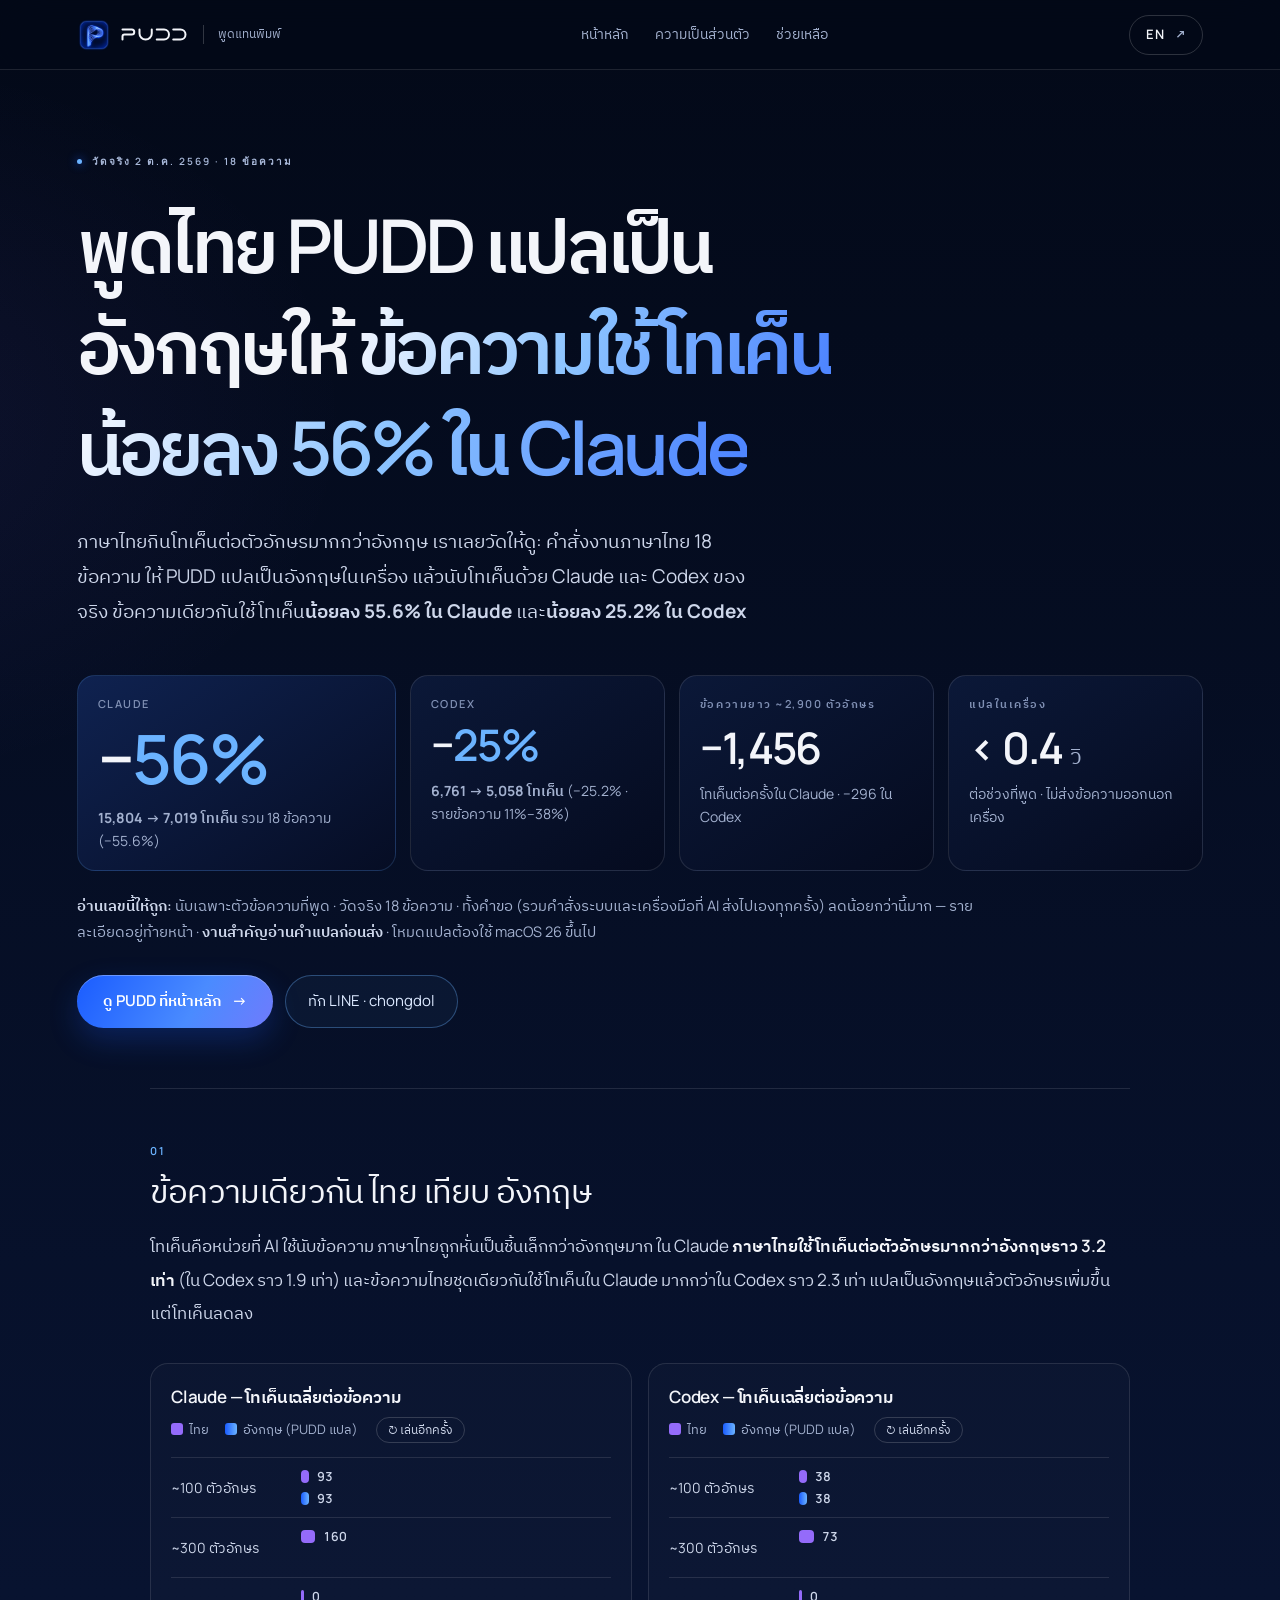
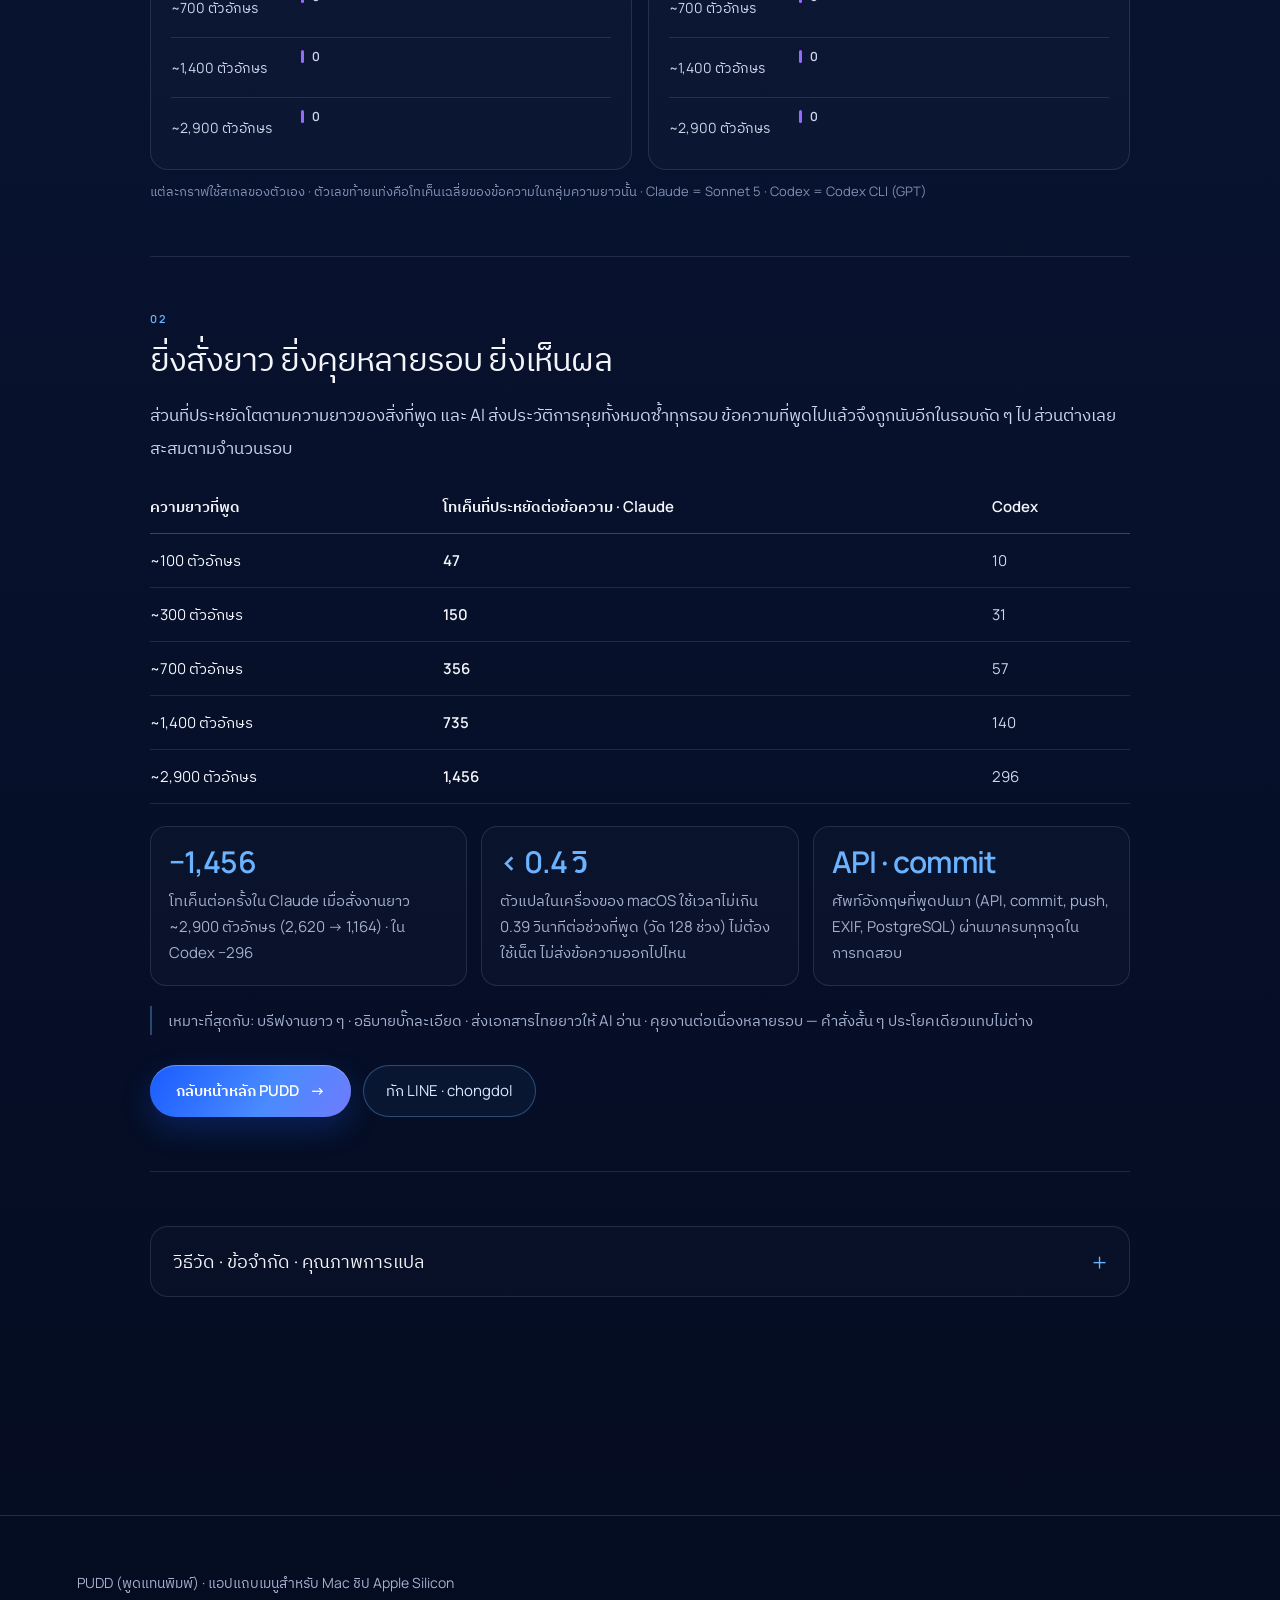
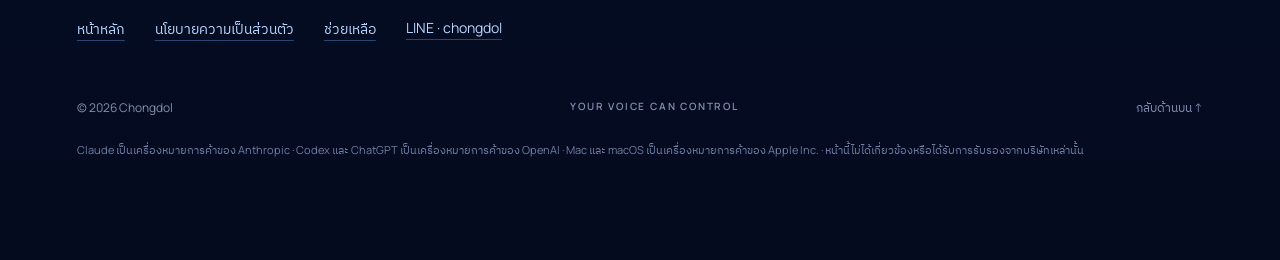
<file: token-research.html>
<!doctype html>
<html lang="th">
<head>
<meta charset="utf-8">
<meta name="viewport" content="width=device-width,initial-scale=1">
<meta name="theme-color" content="#030918">
<title data-th="พูดไทย แปลอังกฤษ ใช้โทเค็นน้อยลงเท่าไร — PUDD" data-en="Speak Thai, send English: fewer tokens — PUDD">พูดไทย แปลอังกฤษ ใช้โทเค็นน้อยลงเท่าไร — PUDD</title>
<meta name="description" content="วัดจริง 18 ข้อความ: พูดไทยแล้วให้ PUDD แปลเป็นอังกฤษในเครื่อง ตัวข้อความใช้โทเค็นน้อยลง 56% ใน Claude และ 25% ใน Codex — พร้อมวิธีวัด ข้อจำกัด และคุณภาพการแปล" data-content-th="วัดจริง 18 ข้อความ: พูดไทยแล้วให้ PUDD แปลเป็นอังกฤษในเครื่อง ตัวข้อความใช้โทเค็นน้อยลง 56% ใน Claude และ 25% ใน Codex — พร้อมวิธีวัด ข้อจำกัด และคุณภาพการแปล" data-content-en="Measured on 18 messages: speak Thai, let PUDD translate it on your Mac, and the message itself costs 56% fewer tokens in Claude and 25% fewer in Codex — with method, limits and translation quality.">
<meta property="og:type" content="article">
<meta property="og:site_name" content="PUDD">
<meta property="og:url" content="https://chongdol.github.io/pudd-web/token-research.html">
<meta property="og:title" content="พูดไทย แปลอังกฤษ ใช้โทเค็นน้อยลงเท่าไร — PUDD">
<meta property="og:description" content="วัดจริง 18 ข้อความ: พูดไทยแล้วให้ PUDD แปลเป็นอังกฤษในเครื่อง ตัวข้อความใช้โทเค็นน้อยลง 56% ใน Claude และ 25% ใน Codex — พร้อมวิธีวัด ข้อจำกัด และคุณภาพการแปล">
<meta property="og:image" content="https://chongdol.github.io/pudd-web/assets/og.png">
<meta name="twitter:card" content="summary_large_image">
<meta name="twitter:image" content="https://chongdol.github.io/pudd-web/assets/og.png">
<link rel="icon" type="image/png" sizes="32x32" href="assets/favicon-32.png">
<link rel="icon" type="image/png" sizes="512x512" href="assets/icon-512.png">
<link rel="apple-touch-icon" sizes="180x180" href="assets/apple-touch-icon.png">
<link rel="stylesheet" href="style.css">
<link rel="stylesheet" href="motion.css">
<link rel="stylesheet" href="doc.css">
<style>
/* หน้าวิจัยโทเค็น — ส่วนเสริมเฉพาะหน้านี้ (ใช้ตัวแปรสีจาก style.css) */
.tr-main{max-width:980px;margin:0 auto}
.tr-main.doc-content>section{padding-bottom:54px;margin-bottom:54px}
.tr-kpis{display:grid;grid-template-columns:1.25fr 1fr 1fr 1fr;gap:14px;margin:46px 0 0}
.tr-kpi{background:var(--card);border:1px solid var(--line);border-radius:18px;padding:20px 20px 18px}
.tr-kpi .who{display:block;font:600 11px Manrope,Plex,sans-serif;letter-spacing:.14em;text-transform:uppercase;color:var(--dim);margin-bottom:10px}
.tr-kpi .v{display:block;font:600 clamp(30px,3.4vw,44px)/1.1 Manrope,Plex,sans-serif;letter-spacing:-.04em;color:var(--text)}
.tr-kpi .v em{font-style:normal;color:var(--sky)}
.tr-kpi .v small{font-size:.5em;letter-spacing:0;color:var(--muted);font-weight:500}
.tr-kpi .k{display:block;margin-top:10px;font-size:14px;line-height:1.65;color:var(--muted)}
.tr-kpi.hero-kpi{border-color:var(--line-blue);background:linear-gradient(145deg,#0f2250,#060d24)}
.tr-kpi.hero-kpi .v{font-size:clamp(44px,5.4vw,68px)}
.tr-honest{margin:22px 0 0;max-width:900px;font-size:14.5px;line-height:1.8;color:var(--muted)}
.tr-honest b{color:var(--soft);font-weight:600}
.tr-cta{display:flex;flex-wrap:wrap;gap:12px;margin-top:30px}
.doc-content .tr-cta a{text-decoration:none}
.doc-content .tr-cta a.primary{color:#fff}
.tr-two{display:grid;grid-template-columns:1fr 1fr;gap:16px}
.chart{margin:18px 0 0;padding:20px 20px 12px;border:1px solid var(--line);border-radius:18px;background:#ffffff05}
.chart-title{display:flex;flex-wrap:wrap;justify-content:space-between;gap:8px 18px;align-items:baseline;margin-bottom:14px}
.chart-title h3{margin:0!important;font-size:17px!important}
.legend{display:flex;gap:16px;font-size:13px;color:var(--muted)}
.legend i{display:inline-block;width:12px;height:12px;border-radius:3px;margin-right:6px;vertical-align:-1px}
.sw-th{background:#946bfa} .sw-en{background:linear-gradient(90deg,#1a5cff,#6bb3ff)} .sw-base{background:#ffffff26}
.bar-row{display:grid;grid-template-columns:118px minmax(0,1fr) 66px;gap:12px;align-items:center;padding:10px 0;border-top:1px solid var(--line)}
.bar-label{font-size:14px;color:var(--soft);line-height:1.4}
.bar-lines{display:grid;gap:5px}
.bar-line{display:flex;align-items:center;gap:8px;min-width:0}
.bar-line .fill{display:block;height:13px;border-radius:4px;min-width:3px}
.bar-line .fill.th{background:#946bfa}
.bar-line .fill.en{background:linear-gradient(90deg,#1a5cff,#6bb3ff)}
.bar-line b{font:600 12.5px Manrope,sans-serif;color:var(--soft);white-space:nowrap}
.bar-delta{text-align:right;font:600 15px Manrope,sans-serif;color:var(--sky)}
.replay{display:none;align-items:center;background:none;border:1px solid #ffffff2b;border-radius:999px;color:var(--soft);font-size:12px;line-height:1;padding:6px 11px;margin-left:2px}
.replay:hover{border-color:var(--sky);color:#fff}
html.js:not(.no-motion) .replay{display:inline-flex}
.legend{flex-wrap:wrap;align-items:center;gap:8px 16px}
.bar-line .fill,.bar-line b{font-variant-numeric:tabular-nums}
.bar-delta.pop{animation:tr-pop .5s cubic-bezier(.2,1.5,.4,1) both}
@keyframes tr-pop{0%{opacity:0;transform:scale(.5) translateY(6px)}100%{opacity:1;transform:none}}
@media(prefers-reduced-motion:reduce){.replay{display:none!important}.bar-delta.pop{animation:none}}
.chart-note{font-size:13px!important;color:var(--dim)!important;margin:10px 0 0!important;line-height:1.7!important}
.tr-facts{display:grid;grid-template-columns:repeat(3,minmax(0,1fr));gap:14px;margin-top:8px}
.tr-fact{border:1px solid var(--line);border-radius:16px;padding:18px;background:#ffffff05}
.tr-fact b.big{display:block;font:600 30px/1.15 Manrope,Plex,sans-serif;letter-spacing:-.03em;color:var(--sky);margin-bottom:8px}
.tr-fact p{margin:0!important;font-size:15px!important;line-height:1.75!important;color:var(--muted)!important}
.stack-row{padding:12px 0;border-top:1px solid var(--line)}
.stack-row .lbl{display:flex;flex-wrap:wrap;justify-content:space-between;gap:4px 10px;font-size:14px;color:var(--soft);margin-bottom:7px}
.stack-row .lbl b{font:600 13px Manrope,sans-serif;color:var(--text);white-space:nowrap}
.stack{display:flex;height:16px;border-radius:5px;overflow:hidden;background:#ffffff08}
.stack .seg{display:block;height:100%}
.stack .base{background:repeating-linear-gradient(135deg,#ffffff1f 0 6px,#ffffff12 6px 12px)}
.stack .th{background:#946bfa} .stack .en{background:#6bb3ff}
.doc-content td b{color:var(--text);font-weight:600}
.doc-content td[lang]{min-width:170px}
.tr-more{border:1px solid var(--line);border-radius:18px;background:#ffffff04;padding:0 22px}
.tr-more>summary{cursor:pointer;list-style:none;display:flex;align-items:center;justify-content:space-between;gap:16px;padding:20px 0;font-size:18px;line-height:1.6;color:var(--text)}
.tr-more>summary::-webkit-details-marker{display:none}
.tr-more>summary::after{content:"+";font:300 26px/1 Manrope,sans-serif;color:var(--sky);flex-shrink:0}
.tr-more[open]>summary::after{content:"−"}
.tr-more[open]>summary{border-bottom:1px solid var(--line);margin-bottom:22px}
.tr-more .inner{padding-bottom:22px}
.tr-more h3{margin-top:34px}
.tr-more h3:first-child{margin-top:0}
@media(max-width:1000px){.tr-kpis{grid-template-columns:1fr 1fr}.tr-two{grid-template-columns:1fr}}
@media(max-width:700px){.tr-facts{grid-template-columns:1fr}}
@media(max-width:560px){
  .tr-kpis{gap:10px}
  .tr-kpi{padding:15px 14px}
  .tr-kpi.hero-kpi,.tr-kpi:last-child{grid-column:1/-1}
  .bar-row{grid-template-columns:minmax(0,1fr) 64px;gap:6px 10px}
  .bar-label{grid-column:1/-1}
  .chart{padding:16px 14px 10px}
  .tr-more{padding:0 14px}
  .tr-more>summary{font-size:16px}
  .tr-cta a{flex:1 1 100%;justify-content:center;text-align:center}
}
</style>
</head>
<body class="doc">
<a class="skip" href="#content" data-th="ข้ามไปเนื้อหา" data-en="Skip to content">ข้ามไปเนื้อหา</a>

<header class="site-header">
  <a class="brand" href="index.html" data-page="index.html" aria-label="PUDD">
    <img src="assets/icon-96.png" alt="" width="34" height="34">
    <svg viewBox="-30 -30 1320 260" aria-hidden="true"><g fill="none" stroke="currentColor" stroke-width="40" stroke-linecap="round" stroke-linejoin="round"><path d="M0,0 H185 A50,50 0 0 1 185,100 H40 A40,40 0 0 0 0,140 V200"/><path d="M340,0 V78 A122.5,122.5 0 0 0 585,78 V0"/><path d="M685,0 H830 A100,100 0 0 1 830,200 H685"/><path d="M1015,0 H1160 A100,100 0 0 1 1160,200 H1015"/></g></svg>
    <span data-th="พูดแทนพิมพ์" data-en="Speak instead of typing">พูดแทนพิมพ์</span>
  </a>
  <nav class="site-nav" aria-label="เมนูหลัก" data-label-th="เมนูหลัก" data-label-en="Main menu">
    <a href="index.html" data-page="index.html" data-th="หน้าหลัก" data-en="Home">หน้าหลัก</a>
    <a href="privacy.html" data-page="privacy.html" data-th="ความเป็นส่วนตัว" data-en="Privacy">ความเป็นส่วนตัว</a>
    <a href="support.html" data-page="support.html" data-th="ช่วยเหลือ" data-en="Support">ช่วยเหลือ</a>
  </nav>
  <button id="language" type="button" aria-label="Switch to English">EN <span aria-hidden="true">↗</span></button>
</header>

<main id="content" class="doc-wrap">
  <div class="doc-head" id="top">
    <p class="eyebrow"><span class="dot"></span><span data-th="วัดจริง 2 ต.ค. 2569 · 18 ข้อความ" data-en="Measured 2 Oct 2026 · 18 messages">วัดจริง 2 ต.ค. 2569 · 18 ข้อความ</span></p>
    <h1 data-th="พูดไทย PUDD แปลเป็นอังกฤษให้ &lt;em&gt;ข้อความใช้โทเค็น&lt;span class=&#x27;nw&#x27;&gt;น้อยลง 56%&lt;/span&gt; ใน Claude&lt;/em&gt;" data-en="Speak Thai, PUDD sends English. &lt;em&gt;56% fewer tokens in Claude.&lt;/em&gt;">พูดไทย PUDD แปลเป็นอังกฤษให้ <em>ข้อความใช้โทเค็น<span class='nw'>น้อยลง 56%</span> ใน Claude</em></h1>
    <p class="doc-lead" data-th="ภาษาไทยกินโทเค็นต่อตัวอักษรมากกว่าอังกฤษ เราเลยวัดให้ดู: คำสั่งงานภาษาไทย 18 ข้อความ ให้ PUDD แปลเป็นอังกฤษในเครื่อง แล้วนับโทเค็นด้วย Claude และ Codex ของจริง ข้อความเดียวกันใช้โทเค็น&lt;strong&gt;น้อยลง 55.6% ใน Claude&lt;/strong&gt; และ&lt;strong&gt;น้อยลง 25.2% ใน Codex&lt;/strong&gt;" data-en="Thai costs more tokens per character than English, so we measured it: 18 Thai work requests, translated to English on device by PUDD, then counted with the real Claude and Codex. The same messages cost &lt;strong&gt;55.6% fewer tokens in Claude&lt;/strong&gt; and &lt;strong&gt;25.2% fewer in Codex&lt;/strong&gt;.">ภาษาไทยกินโทเค็นต่อตัวอักษรมากกว่าอังกฤษ เราเลยวัดให้ดู: คำสั่งงานภาษาไทย 18 ข้อความ ให้ PUDD แปลเป็นอังกฤษในเครื่อง แล้วนับโทเค็นด้วย Claude และ Codex ของจริง ข้อความเดียวกันใช้โทเค็น<strong>น้อยลง 55.6% ใน Claude</strong> และ<strong>น้อยลง 25.2% ใน Codex</strong></p>

    <div class="tr-kpis">
      <div class="tr-kpi hero-kpi"><span class="who">Claude</span><span class="v">−<em data-count="56">56%</em></span><span class="k" data-th="&lt;b&gt;15,804 → 7,019 โทเค็น&lt;/b&gt; รวม 18 ข้อความ (−55.6%)" data-en="&lt;b&gt;15,804 → 7,019 tokens&lt;/b&gt; across 18 messages (−55.6%)"><b>15,804 → 7,019 โทเค็น</b> รวม 18 ข้อความ (−55.6%)</span></div>
      <div class="tr-kpi"><span class="who">Codex</span><span class="v">−<em data-count="25">25%</em></span><span class="k" data-th="&lt;b&gt;6,761 → 5,058 โทเค็น&lt;/b&gt; (−25.2% · รายข้อความ 11%–38%)" data-en="&lt;b&gt;6,761 → 5,058 tokens&lt;/b&gt; (−25.2% · per message 11%–38%)"><b>6,761 → 5,058 โทเค็น</b> (−25.2% · รายข้อความ 11%–38%)</span></div>
      <div class="tr-kpi"><span class="who" data-th="ข้อความยาว ~2,900 ตัวอักษร" data-en="A ~2,900-character message">ข้อความยาว ~2,900 ตัวอักษร</span><span class="v">−1,456</span><span class="k" data-th="โทเค็นต่อครั้งใน Claude · −296 ใน Codex" data-en="tokens each time in Claude · −296 in Codex">โทเค็นต่อครั้งใน Claude · −296 ใน Codex</span></div>
      <div class="tr-kpi"><span class="who" data-th="แปลในเครื่อง" data-en="On-device translation">แปลในเครื่อง</span><span class="v">&lt; 0.4 <small data-th="วิ" data-en="s">วิ</small></span><span class="k" data-th="ต่อช่วงที่พูด · ไม่ส่งข้อความออกนอกเครื่อง" data-en="per spoken part · nothing leaves your Mac">ต่อช่วงที่พูด · ไม่ส่งข้อความออกนอกเครื่อง</span></div>
    </div>

    <p class="tr-honest" data-th="&lt;b&gt;อ่านเลขนี้ให้ถูก:&lt;/b&gt; นับเฉพาะตัวข้อความที่พูด · วัดจริง 18 ข้อความ · ทั้งคำขอ (รวมคำสั่งระบบและเครื่องมือที่ AI ส่งไปเองทุกครั้ง) ลดน้อยกว่านี้มาก — รายละเอียดอยู่ท้ายหน้า · &lt;b&gt;งานสำคัญอ่านคำแปลก่อนส่ง&lt;/b&gt; · โหมดแปลต้องใช้ macOS 26 ขึ้นไป" data-en="&lt;b&gt;Read these numbers correctly:&lt;/b&gt; they count only the message you speak · measured on 18 messages · the whole request (with the system prompt and tools the AI sends every time) shrinks far less — details at the end of the page · &lt;b&gt;read the translation before sending important work&lt;/b&gt; · translation needs macOS 26 or later."><b>อ่านเลขนี้ให้ถูก:</b> นับเฉพาะตัวข้อความที่พูด · วัดจริง 18 ข้อความ · ทั้งคำขอ (รวมคำสั่งระบบและเครื่องมือที่ AI ส่งไปเองทุกครั้ง) ลดน้อยกว่านี้มาก — รายละเอียดอยู่ท้ายหน้า · <b>งานสำคัญอ่านคำแปลก่อนส่ง</b> · โหมดแปลต้องใช้ macOS 26 ขึ้นไป</p>

    <div class="tr-cta">
      <a class="primary" href="index.html" data-page="index.html"><span data-th="ดู PUDD ที่หน้าหลัก" data-en="See PUDD on the home page">ดู PUDD ที่หน้าหลัก</span> <span aria-hidden="true">→</span></a>
      <a class="ghost" href="https://line.me/ti/p/~chongdol" target="_blank" rel="noopener noreferrer" data-th="ทัก LINE · chongdol" data-en="Chat on LINE · chongdol">ทัก LINE · chongdol</a>
    </div>
  </div>

  <div class="doc-content tr-main" style="margin-top:60px;padding-top:54px;border-top:1px solid var(--line)">
    <section id="message">
      <span class="doc-no">01</span>
      <h2 data-th="ข้อความเดียวกัน ไทย เทียบ อังกฤษ" data-en="The same message, Thai versus English">ข้อความเดียวกัน ไทย เทียบ อังกฤษ</h2>
      <p data-th="โทเค็นคือหน่วยที่ AI ใช้นับข้อความ ภาษาไทยถูกหั่นเป็นชิ้นเล็กกว่าอังกฤษมาก ใน Claude &lt;strong&gt;ภาษาไทยใช้โทเค็นต่อตัวอักษรมากกว่าอังกฤษราว 3.2 เท่า&lt;/strong&gt; (ใน Codex ราว 1.9 เท่า) และข้อความไทยชุดเดียวกันใช้โทเค็นใน Claude มากกว่าใน Codex ราว 2.3 เท่า แปลเป็นอังกฤษแล้วตัวอักษรเพิ่มขึ้น แต่โทเค็นลดลง" data-en="Tokens are how an AI counts text, and Thai is cut into much smaller pieces than English. In Claude, &lt;strong&gt;Thai uses about 3.2× more tokens per character than English&lt;/strong&gt; (about 1.9× in Codex), and the same Thai messages cost about 2.3× more tokens in Claude than in Codex. The English version has more characters but fewer tokens.">โทเค็นคือหน่วยที่ AI ใช้นับข้อความ ภาษาไทยถูกหั่นเป็นชิ้นเล็กกว่าอังกฤษมาก ใน Claude <strong>ภาษาไทยใช้โทเค็นต่อตัวอักษรมากกว่าอังกฤษราว 3.2 เท่า</strong> (ใน Codex ราว 1.9 เท่า) และข้อความไทยชุดเดียวกันใช้โทเค็นใน Claude มากกว่าใน Codex ราว 2.3 เท่า แปลเป็นอังกฤษแล้วตัวอักษรเพิ่มขึ้น แต่โทเค็นลดลง</p>
      <div class="tr-two">
        <div class="chart" data-anim aria-label="Claude tokens Thai vs English by length">
          <div class="chart-title"><h3 data-th="Claude — โทเค็นเฉลี่ยต่อข้อความ" data-en="Claude — average tokens per message">Claude — โทเค็นเฉลี่ยต่อข้อความ</h3><div class="legend"><span><i class="sw-th"></i><span data-th="ไทย" data-en="Thai">ไทย</span></span><span><i class="sw-en"></i><span data-th="อังกฤษ (PUDD แปล)" data-en="English (PUDD)">อังกฤษ (PUDD แปล)</span></span><button class="replay" type="button" data-th="↻ เล่นอีกครั้ง" data-en="↻ Replay">↻ เล่นอีกครั้ง</button></div></div>
          <div class="bar-row">
  <div class="bar-label" data-th="~100 ตัวอักษร" data-en="~100 characters">~100 ตัวอักษร</div>
  <div class="bar-lines">
    <div class="bar-line"><i class="fill th" data-w="3.56" style="width:3.56%"></i><b data-v="93">93</b></div>
    <div class="bar-line"><i class="fill en" data-w="1.77" style="width:1.77%"></i><b data-v="46">46</b></div>
  </div>
  <div class="bar-delta">−50.1%</div>
</div>
<div class="bar-row">
  <div class="bar-label" data-th="~300 ตัวอักษร" data-en="~300 characters">~300 ตัวอักษร</div>
  <div class="bar-lines">
    <div class="bar-line"><i class="fill th" data-w="10.35" style="width:10.35%"></i><b data-v="271">271</b></div>
    <div class="bar-line"><i class="fill en" data-w="4.65" style="width:4.65%"></i><b data-v="122">122</b></div>
  </div>
  <div class="bar-delta">−55.1%</div>
</div>
<div class="bar-row">
  <div class="bar-label" data-th="~700 ตัวอักษร" data-en="~700 characters">~700 ตัวอักษร</div>
  <div class="bar-lines">
    <div class="bar-line"><i class="fill th" data-w="25.04" style="width:25.04%"></i><b data-v="656">656</b></div>
    <div class="bar-line"><i class="fill en" data-w="11.44" style="width:11.44%"></i><b data-v="300">300</b></div>
  </div>
  <div class="bar-delta">−54.3%</div>
</div>
<div class="bar-row">
  <div class="bar-label" data-th="~1,400 ตัวอักษร" data-en="~1,400 characters">~1,400 ตัวอักษร</div>
  <div class="bar-lines">
    <div class="bar-line"><i class="fill th" data-w="49.10" style="width:49.10%"></i><b data-v="1287">1,287</b></div>
    <div class="bar-line"><i class="fill en" data-w="21.05" style="width:21.05%"></i><b data-v="552">552</b></div>
  </div>
  <div class="bar-delta">−57.1%</div>
</div>
<div class="bar-row">
  <div class="bar-label" data-th="~2,900 ตัวอักษร" data-en="~2,900 characters">~2,900 ตัวอักษร</div>
  <div class="bar-lines">
    <div class="bar-line"><i class="fill th" data-w="100.00" style="width:100.00%"></i><b data-v="2620">2,620</b></div>
    <div class="bar-line"><i class="fill en" data-w="44.42" style="width:44.42%"></i><b data-v="1164">1,164</b></div>
  </div>
  <div class="bar-delta">−55.6%</div>
</div>
        </div>
        <div class="chart" data-anim aria-label="Codex tokens Thai vs English by length">
          <div class="chart-title"><h3 data-th="Codex — โทเค็นเฉลี่ยต่อข้อความ" data-en="Codex — average tokens per message">Codex — โทเค็นเฉลี่ยต่อข้อความ</h3><div class="legend"><span><i class="sw-th"></i><span data-th="ไทย" data-en="Thai">ไทย</span></span><span><i class="sw-en"></i><span data-th="อังกฤษ (PUDD แปล)" data-en="English (PUDD)">อังกฤษ (PUDD แปล)</span></span><button class="replay" type="button" data-th="↻ เล่นอีกครั้ง" data-en="↻ Replay">↻ เล่นอีกครั้ง</button></div></div>
          <div class="bar-row">
  <div class="bar-label" data-th="~100 ตัวอักษร" data-en="~100 characters">~100 ตัวอักษร</div>
  <div class="bar-lines">
    <div class="bar-line"><i class="fill th" data-w="3.35" style="width:3.35%"></i><b data-v="38">38</b></div>
    <div class="bar-line"><i class="fill en" data-w="2.42" style="width:2.42%"></i><b data-v="27">27</b></div>
  </div>
  <div class="bar-delta">−27.8%</div>
</div>
<div class="bar-row">
  <div class="bar-label" data-th="~300 ตัวอักษร" data-en="~300 characters">~300 ตัวอักษร</div>
  <div class="bar-lines">
    <div class="bar-line"><i class="fill th" data-w="10.97" style="width:10.97%"></i><b data-v="124">124</b></div>
    <div class="bar-line"><i class="fill en" data-w="8.20" style="width:8.20%"></i><b data-v="92">92</b></div>
  </div>
  <div class="bar-delta">−25.3%</div>
</div>
<div class="bar-row">
  <div class="bar-label" data-th="~700 ตัวอักษร" data-en="~700 characters">~700 ตัวอักษร</div>
  <div class="bar-lines">
    <div class="bar-line"><i class="fill th" data-w="24.25" style="width:24.25%"></i><b data-v="274">274</b></div>
    <div class="bar-line"><i class="fill en" data-w="19.22" style="width:19.22%"></i><b data-v="217">217</b></div>
  </div>
  <div class="bar-delta">−20.7%</div>
</div>
<div class="bar-row">
  <div class="bar-label" data-th="~1,400 ตัวอักษร" data-en="~1,400 characters">~1,400 ตัวอักษร</div>
  <div class="bar-lines">
    <div class="bar-line"><i class="fill th" data-w="48.42" style="width:48.42%"></i><b data-v="546">546</b></div>
    <div class="bar-line"><i class="fill en" data-w="36.00" style="width:36.00%"></i><b data-v="406">406</b></div>
  </div>
  <div class="bar-delta">−25.6%</div>
</div>
<div class="bar-row">
  <div class="bar-label" data-th="~2,900 ตัวอักษร" data-en="~2,900 characters">~2,900 ตัวอักษร</div>
  <div class="bar-lines">
    <div class="bar-line"><i class="fill th" data-w="100.00" style="width:100.00%"></i><b data-v="1128">1,128</b></div>
    <div class="bar-line"><i class="fill en" data-w="73.72" style="width:73.72%"></i><b data-v="831">831</b></div>
  </div>
  <div class="bar-delta">−26.3%</div>
</div>
        </div>
      </div>
      <p class="chart-note" data-th="แต่ละกราฟใช้สเกลของตัวเอง · ตัวเลขท้ายแท่งคือโทเค็นเฉลี่ยของข้อความในกลุ่มความยาวนั้น · Claude = Sonnet 5 · Codex = Codex CLI (GPT)" data-en="Each chart has its own scale. Numbers are average tokens per message in that length group. Claude = Sonnet 5 · Codex = Codex CLI (GPT).">แต่ละกราฟใช้สเกลของตัวเอง · ตัวเลขท้ายแท่งคือโทเค็นเฉลี่ยของข้อความในกลุ่มความยาวนั้น · Claude = Sonnet 5 · Codex = Codex CLI (GPT)</p>
    </section>

    <section id="longer">
      <span class="doc-no">02</span>
      <h2 data-th="ยิ่งสั่งยาว ยิ่งคุยหลายรอบ ยิ่งเห็นผล" data-en="Longer messages, more turns, bigger effect">ยิ่งสั่งยาว ยิ่งคุยหลายรอบ ยิ่งเห็นผล</h2>
      <p data-th="ส่วนที่ประหยัดโตตามความยาวของสิ่งที่พูด และ AI ส่งประวัติการคุยทั้งหมดซ้ำทุกรอบ ข้อความที่พูดไปแล้วจึงถูกนับอีกในรอบถัด ๆ ไป ส่วนต่างเลยสะสมตามจำนวนรอบ" data-en="The saving grows with how much you say. And because an AI re-sends the whole conversation every turn, each message you spoke is counted again on later turns — so the difference accumulates.">ส่วนที่ประหยัดโตตามความยาวของสิ่งที่พูด และ AI ส่งประวัติการคุยทั้งหมดซ้ำทุกรอบ ข้อความที่พูดไปแล้วจึงถูกนับอีกในรอบถัด ๆ ไป ส่วนต่างเลยสะสมตามจำนวนรอบ</p>
      <div class="doc-table"><table>
        <thead><tr><th data-th="ความยาวที่พูด" data-en="What you speak">ความยาวที่พูด</th><th data-th="โทเค็นที่ประหยัดต่อข้อความ · Claude" data-en="Tokens saved per message · Claude">โทเค็นที่ประหยัดต่อข้อความ · Claude</th><th data-th="Codex" data-en="Codex">Codex</th></tr></thead>
        <tbody>
<tr><td data-th="~100 ตัวอักษร" data-en="~100 characters">~100 ตัวอักษร</td><td><b>47</b></td><td>10</td></tr>
<tr><td data-th="~300 ตัวอักษร" data-en="~300 characters">~300 ตัวอักษร</td><td><b>150</b></td><td>31</td></tr>
<tr><td data-th="~700 ตัวอักษร" data-en="~700 characters">~700 ตัวอักษร</td><td><b>356</b></td><td>57</td></tr>
<tr><td data-th="~1,400 ตัวอักษร" data-en="~1,400 characters">~1,400 ตัวอักษร</td><td><b>735</b></td><td>140</td></tr>
<tr><td data-th="~2,900 ตัวอักษร" data-en="~2,900 characters">~2,900 ตัวอักษร</td><td><b>1,456</b></td><td>296</td></tr>
        </tbody></table></div>
      <div class="tr-facts">
        <div class="tr-fact"><b class="big">−1,456</b><p data-th="โทเค็นต่อครั้งใน Claude เมื่อสั่งงานยาว ~2,900 ตัวอักษร (2,620 → 1,164) · ใน Codex −296" data-en="tokens each time in Claude for a ~2,900-character request (2,620 → 1,164) · −296 in Codex">โทเค็นต่อครั้งใน Claude เมื่อสั่งงานยาว ~2,900 ตัวอักษร (2,620 → 1,164) · ใน Codex −296</p></div>
        <div class="tr-fact"><b class="big">&lt; 0.4 <span data-th="วิ" data-en="s">วิ</span></b><p data-th="ตัวแปลในเครื่องของ macOS ใช้เวลาไม่เกิน 0.39 วินาทีต่อช่วงที่พูด (วัด 128 ช่วง) ไม่ต้องใช้เน็ต ไม่ส่งข้อความออกไปไหน" data-en="The macOS on-device translator took at most 0.39 s per spoken part (128 parts measured). No network, nothing sent anywhere.">ตัวแปลในเครื่องของ macOS ใช้เวลาไม่เกิน 0.39 วินาทีต่อช่วงที่พูด (วัด 128 ช่วง) ไม่ต้องใช้เน็ต ไม่ส่งข้อความออกไปไหน</p></div>
        <div class="tr-fact"><b class="big">API · commit</b><p data-th="ศัพท์อังกฤษที่พูดปนมา (API, commit, push, EXIF, PostgreSQL) ผ่านมาครบทุกจุดในการทดสอบ" data-en="English terms spoken mid-sentence (API, commit, push, EXIF, PostgreSQL) came through every time in our tests.">ศัพท์อังกฤษที่พูดปนมา (API, commit, push, EXIF, PostgreSQL) ผ่านมาครบทุกจุดในการทดสอบ</p></div>
      </div>
      <p class="note" data-th="เหมาะที่สุดกับ: บรีฟงานยาว ๆ · อธิบายบั๊กละเอียด · ส่งเอกสารไทยยาวให้ AI อ่าน · คุยงานต่อเนื่องหลายรอบ — คำสั่งสั้น ๆ ประโยคเดียวแทบไม่ต่าง" data-en="Best for: long briefs, detailed bug reports, long Thai documents, many-turn working sessions. A one-line command barely changes.">เหมาะที่สุดกับ: บรีฟงานยาว ๆ · อธิบายบั๊กละเอียด · ส่งเอกสารไทยยาวให้ AI อ่าน · คุยงานต่อเนื่องหลายรอบ — คำสั่งสั้น ๆ ประโยคเดียวแทบไม่ต่าง</p>
      <div class="tr-cta">
        <a class="primary" href="index.html" data-page="index.html"><span data-th="กลับหน้าหลัก PUDD" data-en="Back to PUDD home">กลับหน้าหลัก PUDD</span> <span aria-hidden="true">→</span></a>
        <a class="ghost" href="https://line.me/ti/p/~chongdol" target="_blank" rel="noopener noreferrer" data-th="ทัก LINE · chongdol" data-en="Chat on LINE · chongdol">ทัก LINE · chongdol</a>
      </div>
    </section>

    <section id="details">
      <details class="tr-more">
        <summary data-th="วิธีวัด · ข้อจำกัด · คุณภาพการแปล" data-en="Method · limits · translation quality">วิธีวัด · ข้อจำกัด · คุณภาพการแปล</summary>
        <div class="inner">
        <h3 data-th="ทั้งคำขอลดน้อยกว่าตัวข้อความมาก" data-en="The whole request shrinks far less than the message">ทั้งคำขอลดน้อยกว่าตัวข้อความมาก</h3>
        <p data-th="ทุกครั้งที่ส่งข้อความ AI ส่งคำสั่งระบบ คำอธิบายเครื่องมือ และข้อมูลสภาพแวดล้อมไปด้วย แชตใหม่ของ Claude Code มีส่วนคงที่นี้ราว &lt;strong&gt;68,108 โทเค็น&lt;/strong&gt; (วัดในวันเดียวกัน ไม่ได้วัดซ้ำรอบนี้) · Codex CLI วัดได้ &lt;strong&gt;17,676 โทเค็น&lt;/strong&gt; (ตั้งค่าเปล่า ของจริงมากกว่านี้) ข้อความแรกจึงลดทั้งคำขอได้เพียง 0.07%–2.06% ใน Claude Code และ 0.06%–1.58% ใน Codex" data-en="Every request also carries the system prompt, tool definitions and environment context. A fresh Claude Code chat has about &lt;strong&gt;68,108 tokens&lt;/strong&gt; of that (measured the same day, not repeated here); Codex CLI measured &lt;strong&gt;17,676 tokens&lt;/strong&gt; (bare config — real setups have more). So a first message cuts the whole request by only 0.07%–2.06% in Claude Code and 0.06%–1.58% in Codex.">ทุกครั้งที่ส่งข้อความ AI ส่งคำสั่งระบบ คำอธิบายเครื่องมือ และข้อมูลสภาพแวดล้อมไปด้วย แชตใหม่ของ Claude Code มีส่วนคงที่นี้ราว <strong>68,108 โทเค็น</strong> (วัดในวันเดียวกัน ไม่ได้วัดซ้ำรอบนี้) · Codex CLI วัดได้ <strong>17,676 โทเค็น</strong> (ตั้งค่าเปล่า ของจริงมากกว่านี้) ข้อความแรกจึงลดทั้งคำขอได้เพียง 0.07%–2.06% ใน Claude Code และ 0.06%–1.58% ใน Codex</p>
        <div class="chart" role="img" aria-label="Whole request: fixed part vs message">
          <div class="chart-title"><h3 data-th="ข้อความ ~2,900 ตัวอักษร ในทั้งคำขอแรก" data-en="A ~2,900-character message inside the whole first request">ข้อความ ~2,900 ตัวอักษร ในทั้งคำขอแรก</h3><div class="legend"><span><i class="sw-base"></i><span data-th="ส่วนคงที่" data-en="Fixed part">ส่วนคงที่</span></span><span><i class="sw-th"></i><span data-th="ไทย" data-en="Thai">ไทย</span></span><span><i class="sw-en"></i><span data-th="อังกฤษ" data-en="English">อังกฤษ</span></span></div></div>
          <div class="stack-row"><div class="lbl"><span data-th="Claude Code · ไทย" data-en="Claude Code · Thai">Claude Code · ไทย</span><b>68,108 + 2,620 = 70,728</b></div><div class="stack"><i class="seg base" style="width:96.30%"></i><i class="seg th" style="width:3.70%"></i></div></div>
          <div class="stack-row"><div class="lbl"><span data-th="Claude Code · อังกฤษ (−2.06%)" data-en="Claude Code · English (−2.06%)">Claude Code · อังกฤษ (−2.06%)</span><b>68,108 + 1,164 = 69,272</b></div><div class="stack"><i class="seg base" style="width:96.30%"></i><i class="seg en" style="width:1.65%"></i></div></div>
          <div class="stack-row"><div class="lbl"><span data-th="Codex · ไทย" data-en="Codex · Thai">Codex · ไทย</span><b>17,676 + 1,128 = 18,804</b></div><div class="stack"><i class="seg base" style="width:94.00%"></i><i class="seg th" style="width:6.00%"></i></div></div>
          <div class="stack-row"><div class="lbl"><span data-th="Codex · อังกฤษ (−1.58%)" data-en="Codex · English (−1.58%)">Codex · อังกฤษ (−1.58%)</span><b>17,676 + 831 = 18,507</b></div><div class="stack"><i class="seg base" style="width:94.00%"></i><i class="seg en" style="width:4.42%"></i></div></div>
        </div>
        <div class="doc-table" style="margin-top:18px"><table>
          <thead><tr><th data-th="ความยาว" data-en="Length">ความยาว</th><th data-th="Claude ไทย → อังกฤษ" data-en="Claude Thai → English">Claude ไทย → อังกฤษ</th><th data-th="ข้อความ" data-en="Message">ข้อความ</th><th data-th="ทั้งคำขอ (Claude Code)" data-en="Whole request (Claude Code)">ทั้งคำขอ (Claude Code)</th><th data-th="Codex ไทย → อังกฤษ" data-en="Codex Thai → English">Codex ไทย → อังกฤษ</th><th data-th="ข้อความ" data-en="Message">ข้อความ</th><th data-th="ทั้งคำขอ (Codex)" data-en="Whole request (Codex)">ทั้งคำขอ (Codex)</th></tr></thead>
          <tbody>
<tr><td data-th="~100 ตัวอักษร" data-en="~100 characters">~100 ตัวอักษร</td><td>93 → 46</td><td>−50.1%</td><td><b>−0.07%</b></td><td>38 → 27</td><td>−27.8%</td><td><b>−0.06%</b></td></tr>
<tr><td data-th="~300 ตัวอักษร" data-en="~300 characters">~300 ตัวอักษร</td><td>271 → 122</td><td>−55.1%</td><td><b>−0.22%</b></td><td>124 → 92</td><td>−25.3%</td><td><b>−0.18%</b></td></tr>
<tr><td data-th="~700 ตัวอักษร" data-en="~700 characters">~700 ตัวอักษร</td><td>656 → 300</td><td>−54.3%</td><td><b>−0.52%</b></td><td>274 → 217</td><td>−20.7%</td><td><b>−0.32%</b></td></tr>
<tr><td data-th="~1,400 ตัวอักษร" data-en="~1,400 characters">~1,400 ตัวอักษร</td><td>1,287 → 552</td><td>−57.1%</td><td><b>−1.06%</b></td><td>546 → 406</td><td>−25.6%</td><td><b>−0.77%</b></td></tr>
<tr><td data-th="~2,900 ตัวอักษร" data-en="~2,900 characters">~2,900 ตัวอักษร</td><td>2,620 → 1,164</td><td>−55.6%</td><td><b>−2.06%</b></td><td>1,128 → 831</td><td>−26.3%</td><td><b>−1.58%</b></td></tr>
          </tbody></table></div>

        <h3 data-th="เซสชัน 20 รอบ (คำนวณ ไม่ใช่เซสชันจริง)" data-en="A 20-turn session (calculated, not recorded)">เซสชัน 20 รอบ (คำนวณ ไม่ใช่เซสชันจริง)</h3>
        <p data-th="คำนวณกับ Codex: ทุกรอบพูดข้อความยาวเท่ากัน ส่วนคงที่ 17,676 โทเค็น และมี “ของอื่น” (คำตอบของ AI + ผลจากเครื่องมือ เช่นเนื้อไฟล์) เพิ่มเข้าประวัติรอบละ 500 / 3,000 / 10,000 โทเค็น ซึ่งเป็น&lt;strong&gt;สมมติฐาน&lt;/strong&gt; ไม่ได้วัด · งานที่ AI อ่านไฟล์เยอะจะอยู่ฝั่ง 10,000 และการแปลไม่ได้ช่วยส่วนนั้น · ไม่ได้คำนวณฝั่ง Claude" data-en="Calculated for Codex: the same-length message every turn, a fixed part of 17,676 tokens, and 500 / 3,000 / 10,000 tokens of “other” content (AI replies + tool output such as file contents) added per turn — an &lt;strong&gt;assumption&lt;/strong&gt;, not measured. File-heavy agent work sits near 10,000, and translation doesn&#x27;t touch that part. Not calculated for Claude.">คำนวณกับ Codex: ทุกรอบพูดข้อความยาวเท่ากัน ส่วนคงที่ 17,676 โทเค็น และมี “ของอื่น” (คำตอบของ AI + ผลจากเครื่องมือ เช่นเนื้อไฟล์) เพิ่มเข้าประวัติรอบละ 500 / 3,000 / 10,000 โทเค็น ซึ่งเป็น<strong>สมมติฐาน</strong> ไม่ได้วัด · งานที่ AI อ่านไฟล์เยอะจะอยู่ฝั่ง 10,000 และการแปลไม่ได้ช่วยส่วนนั้น · ไม่ได้คำนวณฝั่ง Claude</p>
        <div class="doc-table"><table>
          <thead><tr><th data-th="ข้อความต่อรอบ" data-en="Message per turn">ข้อความต่อรอบ</th><th data-th="ของอื่น/รอบ" data-en="Other / turn">ของอื่น/รอบ</th><th data-th="โทเค็นขาเข้ารวม ไทย → อังกฤษ" data-en="Total input, Thai → English">โทเค็นขาเข้ารวม ไทย → อังกฤษ</th><th data-th="ลดลง (รวม)" data-en="Saved (total)">ลดลง (รวม)</th><th data-th="ลดลง (เฉพาะส่วนใหม่ ไม่นับแคช)" data-en="Saved (new, uncached part)">ลดลง (เฉพาะส่วนใหม่ ไม่นับแคช)</th></tr></thead>
          <tbody>
<tr><td data-th="~300 ตัวอักษร" data-en="~300 characters">~300 ตัวอักษร</td><td>500</td><td>474,508 → 467,945</td><td><b>−1.38%</b></td><td>−2.11%</td></tr>
<tr><td data-th="~300 ตัวอักษร" data-en="~300 characters">~300 ตัวอักษร</td><td>3,000</td><td>949,508 → 942,945</td><td><b>−0.69%</b></td><td>−0.81%</td></tr>
<tr><td data-th="~300 ตัวอักษร" data-en="~300 characters">~300 ตัวอักษร</td><td>10,000</td><td>2,279,508 → 2,272,945</td><td><b>−0.29%</b></td><td>−0.30%</td></tr>
<tr><td data-th="~1,400 ตัวอักษร" data-en="~1,400 characters">~1,400 ตัวอักษร</td><td>500</td><td>563,180 → 533,780</td><td><b>−5.22%</b></td><td>−7.35%</td></tr>
<tr><td data-th="~1,400 ตัวอักษร" data-en="~1,400 characters">~1,400 ตัวอักษร</td><td>3,000</td><td>1,038,180 → 1,008,780</td><td><b>−2.83%</b></td><td>−3.27%</td></tr>
<tr><td data-th="~1,400 ตัวอักษร" data-en="~1,400 characters">~1,400 ตัวอักษร</td><td>10,000</td><td>2,368,180 → 2,338,780</td><td><b>−1.24%</b></td><td>−1.28%</td></tr>
<tr><td data-th="~2,900 ตัวอักษร" data-en="~2,900 characters">~2,900 ตัวอักษร</td><td>500</td><td>685,330 → 623,100</td><td><b>−9.08%</b></td><td>−11.92%</td></tr>
<tr><td data-th="~2,900 ตัวอักษร" data-en="~2,900 characters">~2,900 ตัวอักษร</td><td>3,000</td><td>1,160,330 → 1,098,100</td><td><b>−5.36%</b></td><td>−6.10%</td></tr>
<tr><td data-th="~2,900 ตัวอักษร" data-en="~2,900 characters">~2,900 ตัวอักษร</td><td>10,000</td><td>2,490,330 → 2,428,100</td><td><b>−2.50%</b></td><td>−2.57%</td></tr>
          </tbody></table></div>
        <p class="note" data-th="ส่วนที่ซ้ำจากรอบก่อนมักมาจากแคช (Codex รายงานว่า 11,008–17,152 โทเค็นของส่วนคงที่มาจากแคช) · เราไม่ได้วัดว่าแพ็กเกจนับโควตาอย่างไร จึงไม่แปลงเป็นเงิน" data-en="The repeated part usually comes from cache (Codex reported 11,008–17,152 cached tokens of the fixed part). We didn&#x27;t measure how plans count quota, so we give no money figures.">ส่วนที่ซ้ำจากรอบก่อนมักมาจากแคช (Codex รายงานว่า 11,008–17,152 โทเค็นของส่วนคงที่มาจากแคช) · เราไม่ได้วัดว่าแพ็กเกจนับโควตาอย่างไร จึงไม่แปลงเป็นเงิน</p>

        <h3 data-th="คุณภาพการแปล" data-en="Translation quality">คุณภาพการแปล</h3>
        <p data-th="อ่านเทียบไทย–อังกฤษครบ 128 ช่วง: ส่วนใหญ่อ่านรู้เรื่อง แต่พบผิด&lt;strong&gt;ร้ายแรง 12 ช่วง&lt;/strong&gt; (เวลาผิด หรือความหมายกลับด้าน — AI ทำตามแล้วจะผิด) และ&lt;strong&gt;ปานกลาง 17 ช่วง&lt;/strong&gt; (ความหมายเปลี่ยนหรือตกหล่น แต่พอเดาจากบริบท) · “ห้าทุ่ม” ถูกแปลผิด 3 ครั้งจาก 3 ครั้ง และประโยคที่มี “กัน / ไม่ได้ / ต้องไม่” กลับด้านหลายครั้ง" data-en="We read all 128 Thai–English parts side by side. Most read fine, but &lt;strong&gt;12 had serious errors&lt;/strong&gt; (a wrong time or reversed meaning — an AI acting on it would do the wrong thing) and &lt;strong&gt;17 had moderate ones&lt;/strong&gt; (meaning shifted or dropped, still guessable). “ห้าทุ่ม” (11 p.m.) was mistranslated 3 times out of 3, and sentences with “prevent / not / must not” flipped several times.">อ่านเทียบไทย–อังกฤษครบ 128 ช่วง: ส่วนใหญ่อ่านรู้เรื่อง แต่พบผิด<strong>ร้ายแรง 12 ช่วง</strong> (เวลาผิด หรือความหมายกลับด้าน — AI ทำตามแล้วจะผิด) และ<strong>ปานกลาง 17 ช่วง</strong> (ความหมายเปลี่ยนหรือตกหล่น แต่พอเดาจากบริบท) · “ห้าทุ่ม” ถูกแปลผิด 3 ครั้งจาก 3 ครั้ง และประโยคที่มี “กัน / ไม่ได้ / ต้องไม่” กลับด้านหลายครั้ง</p>
        <div class="doc-table"><table>
          <thead><tr><th data-th="ช่วง" data-en="Part">ช่วง</th><th data-th="ไทยที่พูด" data-en="Thai spoken">ไทยที่พูด</th><th data-th="อังกฤษที่ได้" data-en="English produced">อังกฤษที่ได้</th><th data-th="ปัญหา" data-en="Problem">ปัญหา</th></tr></thead>
          <tbody>
<tr><td>S3.0</td><td lang="th">ตั้งแต่ห้าทุ่มถึงตีสอง</td><td lang="en">from 8 p.m. to 2 a.m.</td><td data-th="ห้าทุ่ม = 11 p.m. (เวลาผิด)" data-en="ห้าทุ่ม = 11 p.m. (wrong time)">ห้าทุ่ม = 11 p.m. (เวลาผิด)</td></tr>
<tr><td>L3.3</td><td lang="th">ตั้งแต่ห้าทุ่มครึ่ง</td><td lang="en">from 8:30 p.m.</td><td data-th="ควรเป็น 11:30 p.m. (เวลาผิด)" data-en="should be 11:30 p.m. (wrong time)">ควรเป็น 11:30 p.m. (เวลาผิด)</td></tr>
<tr><td>XX2.3</td><td lang="th">เปิดตั้งแต่ตีห้าถึงห้าทุ่ม</td><td lang="en">open from 5 a.m. to 9 p.m.</td><td data-th="ควรเป็น 11 p.m. (เวลาผิด)" data-en="should be 11 p.m. (wrong time)">ควรเป็น 11 p.m. (เวลาผิด)</td></tr>
<tr><td>X1.0</td><td lang="th">งานนี้คือทำหน้าจองคลาสออนไลน์ให้สตูดิโอโยคะ</td><td lang="en">This job is to book an online class for a small yoga studio</td><td data-th="ควรเป็น build an online class-booking page — งานทั้งชิ้นเปลี่ยนความหมาย" data-en="should be “build an online class-booking page” — the whole task changes meaning">ควรเป็น build an online class-booking page — งานทั้งชิ้นเปลี่ยนความหมาย</td></tr>
<tr><td>X1.6</td><td lang="th">ช่วยอธิบายด้วยว่าจะกันเรื่องนี้ยังไงในระดับฐานข้อมูล</td><td lang="en">Please explain how to do this at the database level</td><td data-th="ควรเป็น how to prevent this (การจองเกิน) — กลับด้าน" data-en="should be “how to prevent this” (overbooking) — reversed">ควรเป็น how to prevent this (การจองเกิน) — กลับด้าน</td></tr>
<tr><td>X2.4</td><td lang="th">ไล่ดูว่าโค้ดส่งอีเมลมีการกันส่งซ้ำไหม … เสนอวิธีใส่รหัสกันซ้ำ</td><td lang="en">see if our email code is duplicated … suggest a way to duplicate the code</td><td data-th="ควรเป็น check for duplicate-send protection / add a dedup key — กลับด้าน (และ &amp;#x27;อยากให้ช่วย&amp;#x27; กลายเป็น &amp;#x27;I would like to help you&amp;#x27;)" data-en="should be “check for duplicate-send protection / add a dedup key” — reversed">ควรเป็น check for duplicate-send protection / add a dedup key — กลับด้าน (และ &#x27;อยากให้ช่วย&#x27; กลายเป็น &#x27;I would like to help you&#x27;)</td></tr>
<tr><td>XX1.5</td><td lang="th">หมดอายุหลังจากไม่ได้ใช้หนึ่งปี</td><td lang="en">expire after one year of use</td><td data-th="ควรเป็น after one year of inactivity — กลับด้าน" data-en="should be “after one year of inactivity” — reversed">ควรเป็น after one year of inactivity — กลับด้าน</td></tr>
<tr><td>XX1.14</td><td lang="th">ให้บอกตรง ๆ เลย ดีกว่ามารู้ทีหลังตอนทำไปครึ่งทางแล้ว</td><td lang="en">It&#x27;s better to find out later when you&#x27;re halfway through</td><td data-th="กลับด้าน (ควรเป็น better than finding out halfway through)" data-en="reversed (should be “better than finding out halfway through”)">กลับด้าน (ควรเป็น better than finding out halfway through)</td></tr>
<tr><td>XX1.17</td><td lang="th">โปรโมชันต้องไม่ซ้อนกันจนลดราคาเกินจริง</td><td lang="en">must not be stacked until the price is overpriced</td><td data-th="ควรเป็น over-discounted — กลับด้าน" data-en="should be “over-discounted” — reversed">ควรเป็น over-discounted — กลับด้าน</td></tr>
<tr><td>XX2.15</td><td lang="th">ต้องไม่ให้แอปเวอร์ชันเก่าที่ลูกค้ายังไม่ได้อัปเดตใช้งานไม่ได้</td><td lang="en">the old version of the app that the customer has not updated cannot be used</td><td data-th="ข้อกำหนด &amp;#x27;แอปเก่าต้องยังใช้ได้&amp;#x27; กลายเป็นคำบอกว่าใช้ไม่ได้" data-en="the requirement “old app versions must keep working” became a statement that they don&amp;#x27;t">ข้อกำหนด &#x27;แอปเก่าต้องยังใช้ได้&#x27; กลายเป็นคำบอกว่าใช้ไม่ได้</td></tr>
<tr><td>XX3.6</td><td lang="th">โค้ดที่ได้ต้องผ่านการรีวิวโดยคนก่อนรวมเข้าระบบหลัก</td><td lang="en">the code must be reviewed by the previous person</td><td data-th="ควรเป็น reviewed by a human before merging" data-en="should be “reviewed by a human before merging”">ควรเป็น reviewed by a human before merging</td></tr>
<tr><td>XX3.7</td><td lang="th">ต้องปิดบัญชีทุกระบบภายในวันทำงานสุดท้าย</td><td lang="en">all systems must be closed within the last working day</td><td data-th="ควรเป็น close the person&amp;#x27;s accounts on every system" data-en="should be “close the person&amp;#x27;s accounts on every system”">ควรเป็น close the person&#x27;s accounts on every system</td></tr>
          </tbody></table></div>
        <h3 data-th="ใช้ให้ปลอดภัย" data-en="Using it safely">ใช้ให้ปลอดภัย</h3>
        <ul>
          <li data-th="งานสำคัญ (ลบข้อมูล ย้ายระบบ นโยบาย เงิน) — อ่านคำแปลก่อนกดส่งทุกครั้ง" data-en="Important work (deleting data, migrations, policies, money) — read the translation before sending, every time.">งานสำคัญ (ลบข้อมูล ย้ายระบบ นโยบาย เงิน) — อ่านคำแปลก่อนกดส่งทุกครั้ง</li>
          <li data-th="เวลาและตัวเลข — พูดเป็นตัวเลขชัด ๆ เช่น “23:00” แทน “ห้าทุ่ม”" data-en="Times and numbers — say them as digits, e.g. “23:00” instead of “ห้าทุ่ม”.">เวลาและตัวเลข — พูดเป็นตัวเลขชัด ๆ เช่น “23:00” แทน “ห้าทุ่ม”</li>
          <li data-th="ประโยคที่มี “ห้าม / ไม่ / ต้องไม่ / กัน…” — ตรวจว่าความหมายไม่กลับด้าน" data-en="Sentences with “don&#x27;t / not / must not / prevent” — check the meaning didn&#x27;t flip.">ประโยคที่มี “ห้าม / ไม่ / ต้องไม่ / กัน…” — ตรวจว่าความหมายไม่กลับด้าน</li>
          <li data-th="&lt;strong&gt;พูดยาวมากให้แบ่งเป็นช่วง:&lt;/strong&gt; ตัวแปลในเครื่องรับได้ดีทีละช่วงสั้น ๆ ถ้าส่งข้อความไทยยาวเกินราว 700 ตัวอักษรรวดเดียว คำแปลท้าย ๆ จะหายไป (ได้อังกฤษกลับมาแค่ ~905–950 ตัวอักษร โดยไม่มีข้อความเตือน) · ตัวเลขในหน้านี้ทั้งหมดมาจากการแปลทีละช่วงที่ครบแล้ว" data-en="&lt;strong&gt;Speak long dictation in parts:&lt;/strong&gt; the on-device translator works well on short parts. Sending more than about 700 Thai characters in one go drops the end of the translation (only ~905–950 English characters come back, with no warning). Every number on this page comes from complete, part-by-part translations."><strong>พูดยาวมากให้แบ่งเป็นช่วง:</strong> ตัวแปลในเครื่องรับได้ดีทีละช่วงสั้น ๆ ถ้าส่งข้อความไทยยาวเกินราว 700 ตัวอักษรรวดเดียว คำแปลท้าย ๆ จะหายไป (ได้อังกฤษกลับมาแค่ ~905–950 ตัวอักษร โดยไม่มีข้อความเตือน) · ตัวเลขในหน้านี้ทั้งหมดมาจากการแปลทีละช่วงที่ครบแล้ว</li>
          <li data-th="ชื่อไฟล์ ชื่อฟังก์ชัน ชื่อคำสั่ง — พูดเป็นภาษาอังกฤษตามจริง · ชื่อเฉพาะภาษาไทยจะถูกแปลไปด้วย ถ้าต้องการชื่อเดิมให้ปิดโหมดแปลชั่วคราว (ข้อนี้ไม่ได้ทดสอบแยก)" data-en="File, function and command names — say them in English as they are. Thai proper names get translated too; switch translation off for those (not separately tested).">ชื่อไฟล์ ชื่อฟังก์ชัน ชื่อคำสั่ง — พูดเป็นภาษาอังกฤษตามจริง · ชื่อเฉพาะภาษาไทยจะถูกแปลไปด้วย ถ้าต้องการชื่อเดิมให้ปิดโหมดแปลชั่วคราว (ข้อนี้ไม่ได้ทดสอบแยก)</li>
        </ul>

        <h3 data-th="วิธีวัด" data-en="Method">วิธีวัด</h3>
        <ol>
          <li data-th="เขียนคำสั่งงานภาษาไทยขึ้นใหม่ 18 ข้อความ 5 กลุ่มความยาว (สั่งแก้โค้ด อธิบายบั๊ก ร่างอีเมล สรุปงาน รีวิวโค้ด สเปก แผนย้ายระบบ เอกสารนโยบาย) ชื่อในข้อความเป็นของสมมติทั้งหมด" data-en="Wrote 18 new Thai work requests in 5 length groups (fix code, explain a bug, draft email, summarise, code review, spec, migration plan, policy document). All names are fictional.">เขียนคำสั่งงานภาษาไทยขึ้นใหม่ 18 ข้อความ 5 กลุ่มความยาว (สั่งแก้โค้ด อธิบายบั๊ก ร่างอีเมล สรุปงาน รีวิวโค้ด สเปก แผนย้ายระบบ เอกสารนโยบาย) ชื่อในข้อความเป็นของสมมติทั้งหมด</li>
          <li data-th="แปลด้วยตัวแปลจริงของ PUDD v1.0.70 (&lt;code&gt;PUDD --translate&lt;/code&gt; = Translation.framework ของ macOS ในเครื่อง) ทีละช่วง ไม่เกิน ~200 ตัวอักษร · แปลซ้ำได้ผลเหมือนเดิมทุกช่วง" data-en="Translated with PUDD v1.0.70&#x27;s real translator (&lt;code&gt;PUDD --translate&lt;/code&gt; = macOS Translation.framework, on device), part by part, ≤ ~200 characters each. Re-translating gave identical output for every part.">แปลด้วยตัวแปลจริงของ PUDD v1.0.70 (<code>PUDD --translate</code> = Translation.framework ของ macOS ในเครื่อง) ทีละช่วง ไม่เกิน ~200 ตัวอักษร · แปลซ้ำได้ผลเหมือนเดิมทุกช่วง</li>
          <li data-th="Claude: &lt;code&gt;claude -p --model sonnet&lt;/code&gt; (Sonnet 5) ไม่มีเครื่องมือ system prompt สั้นคงที่ (คำขอเปล่า 322 โทเค็น) รวมข้อความในกลุ่มความยาวเดียวกันต่อการเรียก — 11 การเรียก · การวัดก่อนหน้าวันเดียวกัน (ข้อความจริง 955 ตัวอักษร) ได้ 822 → 256 โทเค็น" data-en="Claude: &lt;code&gt;claude -p --model sonnet&lt;/code&gt; (Sonnet 5), no tools, short fixed system prompt (empty request 322 tokens), one call per length group and language — 11 calls. An earlier test the same day (a real 955-character message) gave 822 → 256 tokens.">Claude: <code>claude -p --model sonnet</code> (Sonnet 5) ไม่มีเครื่องมือ system prompt สั้นคงที่ (คำขอเปล่า 322 โทเค็น) รวมข้อความในกลุ่มความยาวเดียวกันต่อการเรียก — 11 การเรียก · การวัดก่อนหน้าวันเดียวกัน (ข้อความจริง 955 ตัวอักษร) ได้ 822 → 256 โทเค็น</li>
          <li data-th="Codex: &lt;code&gt;codex exec --ignore-user-config --ephemeral -s read-only --json&lt;/code&gt; ในโฟลเดอร์ว่าง สั่งให้ตอบแค่ OK แล้วอ่าน &lt;code&gt;input_tokens&lt;/code&gt; จริง · โทเค็นของข้อความ = คำขอที่มีข้อความ − คำขอเปล่า (17,676) — 62 การเรียก (สำเร็จ 54) · รุ่น gpt-6-luna, gpt-6-sol, gpt-5.5" data-en="Codex: &lt;code&gt;codex exec --ignore-user-config --ephemeral -s read-only --json&lt;/code&gt; in an empty folder, asked to reply “OK” only, reading the real &lt;code&gt;input_tokens&lt;/code&gt;. Message tokens = request with message − empty request (17,676) — 62 calls (54 succeeded) · models gpt-6-luna, gpt-6-sol, gpt-5.5.">Codex: <code>codex exec --ignore-user-config --ephemeral -s read-only --json</code> ในโฟลเดอร์ว่าง สั่งให้ตอบแค่ OK แล้วอ่าน <code>input_tokens</code> จริง · โทเค็นของข้อความ = คำขอที่มีข้อความ − คำขอเปล่า (17,676) — 62 การเรียก (สำเร็จ 54) · รุ่น gpt-6-luna, gpt-6-sol, gpt-5.5</li>
          <li data-th="ตรวจไขว้: ข้อความยาวสุดได้โทเค็นเท่ากันทุกรุ่นของ Codex — gpt-6-luna: ไทย 1,216 / อังกฤษ 914 · gpt-6-sol: ไทย 1,216 / อังกฤษ 914 · gpt-5.5: ไทย 1,216 / อังกฤษ 914" data-en="Cross-check: the longest text tokenised identically on every Codex model — gpt-6-luna: Thai 1,216 / English 914 · gpt-6-sol: Thai 1,216 / English 914 · gpt-5.5: Thai 1,216 / English 914">ตรวจไขว้: ข้อความยาวสุดได้โทเค็นเท่ากันทุกรุ่นของ Codex — gpt-6-luna: ไทย 1,216 / อังกฤษ 914 · gpt-6-sol: ไทย 1,216 / อังกฤษ 914 · gpt-5.5: ไทย 1,216 / อังกฤษ 914</li>
          <li data-th="สัญญาณรบกวน: วัดซ้ำ 3 ข้อความเต็มได้เท่ากันทุกโทเค็น แต่ 3 จาก 36 การเรียกรอบแรกอ่านได้สูงเกิน +53 โทเค็น และคำขอเปล่า 1 ใน 3 ครั้งได้ 21,901 (สูงกว่าปกติ 4,225) โดยไม่รู้สาเหตุ — วัดซ้ำแล้วใช้ค่าต่ำสุดของแต่ละรายการ" data-en="Noise: 3 full texts repeated to the exact token, but 3 of 36 first-round calls read +53 tokens too high and 1 of 3 empty requests read 21,901 (4,225 above normal), cause unknown — we re-measured and use the minimum per item.">สัญญาณรบกวน: วัดซ้ำ 3 ข้อความเต็มได้เท่ากันทุกโทเค็น แต่ 3 จาก 36 การเรียกรอบแรกอ่านได้สูงเกิน +53 โทเค็น และคำขอเปล่า 1 ใน 3 ครั้งได้ 21,901 (สูงกว่าปกติ 4,225) โดยไม่รู้สาเหตุ — วัดซ้ำแล้วใช้ค่าต่ำสุดของแต่ละรายการ</li>
        </ol>
        <h3 data-th="ทั้ง 18 ข้อความ (Codex — วัดรายข้อความ)" data-en="All 18 messages (Codex — measured per message)">ทั้ง 18 ข้อความ (Codex — วัดรายข้อความ)</h3>
        <div class="doc-table"><table>
          <thead><tr><th data-th="#" data-en="#">#</th><th data-th="ประเภท" data-en="Type">ประเภท</th><th data-th="ตัวอักษรไทย" data-en="Thai chars">ตัวอักษรไทย</th><th data-th="โทเค็นไทย" data-en="Thai tokens">โทเค็นไทย</th><th data-th="โทเค็นอังกฤษ" data-en="English tokens">โทเค็นอังกฤษ</th><th data-th="ลดลง" data-en="Saved">ลดลง</th></tr></thead>
          <tbody>
<tr><td>S1</td><td data-th="สั่งแก้โค้ด" data-en="Fix code">สั่งแก้โค้ด</td><td>101</td><td>35</td><td>27</td><td><b>−22.9%</b></td></tr>
<tr><td>S2</td><td data-th="ปนศัพท์อังกฤษ" data-en="Mixed English terms">ปนศัพท์อังกฤษ</td><td>101</td><td>29</td><td>22</td><td><b>−24.1%</b></td></tr>
<tr><td>S3</td><td data-th="ร่างอีเมล" data-en="Draft email">ร่างอีเมล</td><td>105</td><td>48</td><td>36</td><td><b>−25.0%</b></td></tr>
<tr><td>S4</td><td data-th="สรุปงาน" data-en="Summarise work">สรุปงาน</td><td>97</td><td>39</td><td>24</td><td><b>−38.5%</b></td></tr>
<tr><td>M1</td><td data-th="อธิบายบั๊ก" data-en="Explain a bug">อธิบายบั๊ก</td><td>302</td><td>116</td><td>103</td><td><b>−11.2%</b></td></tr>
<tr><td>M2</td><td data-th="สั่งแก้โค้ด" data-en="Fix code">สั่งแก้โค้ด</td><td>305</td><td>128</td><td>87</td><td><b>−32.0%</b></td></tr>
<tr><td>M3</td><td data-th="ร่างอีเมล" data-en="Draft email">ร่างอีเมล</td><td>281</td><td>124</td><td>84</td><td><b>−32.3%</b></td></tr>
<tr><td>M4</td><td data-th="สรุปงาน" data-en="Summarise work">สรุปงาน</td><td>303</td><td>127</td><td>96</td><td><b>−24.4%</b></td></tr>
<tr><td>L1</td><td data-th="สเปกฟีเจอร์" data-en="Feature spec">สเปกฟีเจอร์</td><td>741</td><td>276</td><td>228</td><td><b>−17.4%</b></td></tr>
<tr><td>L2</td><td data-th="อธิบายบั๊ก" data-en="Explain a bug">อธิบายบั๊ก</td><td>781</td><td>311</td><td>233</td><td><b>−25.1%</b></td></tr>
<tr><td>L3</td><td data-th="ร่างอีเมล" data-en="Draft email">ร่างอีเมล</td><td>669</td><td>264</td><td>205</td><td><b>−22.3%</b></td></tr>
<tr><td>L4</td><td data-th="รีวิวโค้ด" data-en="Code review">รีวิวโค้ด</td><td>653</td><td>243</td><td>201</td><td><b>−17.3%</b></td></tr>
<tr><td>X1</td><td data-th="สเปกฟีเจอร์" data-en="Feature spec">สเปกฟีเจอร์</td><td>1,472</td><td>585</td><td>442</td><td><b>−24.4%</b></td></tr>
<tr><td>X2</td><td data-th="อธิบายบั๊ก" data-en="Explain a bug">อธิบายบั๊ก</td><td>1,383</td><td>519</td><td>384</td><td><b>−26.0%</b></td></tr>
<tr><td>X3</td><td data-th="สรุปงาน" data-en="Summarise work">สรุปงาน</td><td>1,373</td><td>534</td><td>392</td><td><b>−26.6%</b></td></tr>
<tr><td>XX1</td><td data-th="บรีฟโปรเจกต์ยาว" data-en="Long project brief">บรีฟโปรเจกต์ยาว</td><td>3,063</td><td>1,216</td><td>914</td><td><b>−24.8%</b></td></tr>
<tr><td>XX2</td><td data-th="แผนย้ายระบบ" data-en="Migration plan">แผนย้ายระบบ</td><td>2,829</td><td>1,074</td><td>836</td><td><b>−22.2%</b></td></tr>
<tr><td>XX3</td><td data-th="เอกสารไทยยาว" data-en="Long Thai document">เอกสารไทยยาว</td><td>2,831</td><td>1,093</td><td>744</td><td><b>−31.9%</b></td></tr>
          </tbody></table></div>

        <h3 data-th="ข้อจำกัด" data-en="Limits">ข้อจำกัด</h3>
        <ul>
          <li data-th="Claude วัดเป็นกลุ่มความยาว ไม่ใช่รายข้อความ · ส่วนคงที่ของ Claude Code เป็นเลขจากการวัดก่อนหน้า" data-en="Claude was measured per length group, not per message. Claude Code&#x27;s fixed part is from an earlier measurement.">Claude วัดเป็นกลุ่มความยาว ไม่ใช่รายข้อความ · ส่วนคงที่ของ Claude Code เป็นเลขจากการวัดก่อนหน้า</li>
          <li data-th="ส่วนคงที่ของ Codex วัดแบบตั้งค่าเปล่า ของจริงที่มี AGENTS.md ปลั๊กอิน หรือ MCP จะใหญ่กว่า → % ต่อทั้งคำขอจะน้อยกว่าที่แสดง" data-en="Codex&#x27;s fixed part was measured with a bare config; real setups with AGENTS.md, plugins or MCP are bigger → the whole-request % would be smaller than shown.">ส่วนคงที่ของ Codex วัดแบบตั้งค่าเปล่า ของจริงที่มี AGENTS.md ปลั๊กอิน หรือ MCP จะใหญ่กว่า → % ต่อทั้งคำขอจะน้อยกว่าที่แสดง</li>
          <li data-th="ไม่ได้วัดโทเค็นขาออก (คำตอบของ AI) · ไม่ได้วัดเซสชันจริง · ไม่ได้ตรวจด้วยตัวนับโทเค็นแบบออฟไลน์" data-en="Output tokens (the AI&#x27;s reply) were not measured, no real session was recorded, and no offline tokenizer cross-check was done.">ไม่ได้วัดโทเค็นขาออก (คำตอบของ AI) · ไม่ได้วัดเซสชันจริง · ไม่ได้ตรวจด้วยตัวนับโทเค็นแบบออฟไลน์</li>
          <li data-th="ข้อความทดสอบเป็นข้อความที่เราเขียน ไม่ใช่เสียงพูดจริง · คุณภาพการแปลตรวจโดยผู้ตรวจ 1 คน" data-en="Test messages were written, not real speech. Translation quality was judged by one reviewer.">ข้อความทดสอบเป็นข้อความที่เราเขียน ไม่ใช่เสียงพูดจริง · คุณภาพการแปลตรวจโดยผู้ตรวจ 1 คน</li>
        </ul>
        </div>
      </details>
    </section>
  </div>
</main>

<footer class="site-footer">
  <p data-th="PUDD (พูดแทนพิมพ์) · แอปแถบเมนูสำหรับ Mac ชิป Apple Silicon" data-en="PUDD · a menu bar app for Macs with Apple silicon.">PUDD (พูดแทนพิมพ์) · แอปแถบเมนูสำหรับ Mac ชิป Apple Silicon</p>
  <div class="footer-links">
    <a href="index.html" data-page="index.html" data-th="หน้าหลัก" data-en="Home">หน้าหลัก</a>
    <a href="privacy.html" data-page="privacy.html" data-th="นโยบายความเป็นส่วนตัว" data-en="Privacy policy">นโยบายความเป็นส่วนตัว</a>
    <a href="support.html" data-page="support.html" data-th="ช่วยเหลือ" data-en="Support">ช่วยเหลือ</a>
    <a href="https://line.me/ti/p/~chongdol" target="_blank" rel="noopener noreferrer">LINE · chongdol</a>
  </div>
  <div class="footer-bottom">
    <span>© 2026 Chongdol</span>
    <span class="tag">YOUR VOICE CAN CONTROL</span>
    <a href="#top" data-th="กลับด้านบน ↑" data-en="Back to top ↑">กลับด้านบน ↑</a>
  </div>
  <p class="legal" data-th="Claude เป็นเครื่องหมายการค้าของ Anthropic · Codex และ ChatGPT เป็นเครื่องหมายการค้าของ OpenAI · Mac และ macOS เป็นเครื่องหมายการค้าของ Apple Inc. · หน้านี้ไม่ได้เกี่ยวข้องหรือได้รับการรับรองจากบริษัทเหล่านั้น" data-en="Claude is a trademark of Anthropic · Codex and ChatGPT are trademarks of OpenAI · Mac and macOS are trademarks of Apple Inc. · This page is not affiliated with or endorsed by those companies.">Claude เป็นเครื่องหมายการค้าของ Anthropic · Codex และ ChatGPT เป็นเครื่องหมายการค้าของ OpenAI · Mac และ macOS เป็นเครื่องหมายการค้าของ Apple Inc. · หน้านี้ไม่ได้เกี่ยวข้องหรือได้รับการรับรองจากบริษัทเหล่านั้น</p>
</footer>
<script src="app.js"></script>
<script>
/* กราฟแสดงการลดลง: แท่งไทยยืดออก → แท่งอังกฤษเริ่มเท่าแท่งไทยแล้วหดเหลือค่าจริง → ป้าย % เด้ง
   ค่าจริงอยู่ใน HTML อยู่แล้ว (data-w = ความกว้างเชิงเส้น, data-v = โทเค็น) สคริปต์นี้แค่เล่นจาก 0 ไปหาค่านั้น
   ปิดเองเมื่อ prefers-reduced-motion หรือ #shot (html.no-motion) — แสดงค่าจริงทันที */
(() => {
  const root = document.documentElement;
  if (matchMedia('(prefers-reduced-motion: reduce)').matches || root.classList.contains('no-motion')) return;
  if (!('IntersectionObserver' in window) || !window.requestAnimationFrame) return;
  const fmt = v => Math.round(v).toLocaleString('en-US');
  const ease = t => 1 - Math.pow(1 - t, 3);
  const wait = ms => new Promise(r => setTimeout(r, ms));
  const tween = (ms, step, alive) => new Promise(done => {
    const t0 = performance.now();
    const frame = now => {
      if (!alive()) return done(false);
      const t = Math.min(1, Math.max(0, (now - t0) / ms));
      step(ease(t));
      if (t < 1) requestAnimationFrame(frame); else done(true);
    };
    requestAnimationFrame(frame);
  });
  const parts = row => {
    const [a, b] = row.querySelectorAll('.bar-line');
    return { thF: a.querySelector('.fill'), thN: a.querySelector('b'), enL: b, enF: b.querySelector('.fill'), enN: b.querySelector('b'), d: row.querySelector('.bar-delta') };
  };
  const reset = chart => chart.querySelectorAll('.bar-row').forEach(row => {
    const q = parts(row);
    q.thF.style.width = '0%'; q.thN.textContent = '0';
    q.enL.style.visibility = 'hidden';
    q.d.classList.remove('pop'); q.d.style.opacity = '0';
  });
  async function playRow(row, alive) {
    const q = parts(row);
    const tw = +q.thF.dataset.w, ew = +q.enF.dataset.w, tv = +q.thN.dataset.v, ev = +q.enN.dataset.v;
    await tween(600, k => { q.thF.style.width = tw * k + '%'; q.thN.textContent = fmt(tv * k); }, alive);
    if (!alive()) return;
    q.enF.style.width = tw + '%'; q.enN.textContent = fmt(tv); q.enL.style.visibility = 'visible';
    await wait(180);
    await tween(900, k => { q.enF.style.width = (tw + (ew - tw) * k) + '%'; q.enN.textContent = fmt(tv + (ev - tv) * k); }, alive);
    if (!alive()) return;
    q.d.style.opacity = ''; q.d.classList.add('pop');
  }
  function play(chart) {
    const id = chart._run = (chart._run || 0) + 1;
    const alive = () => chart._run === id;
    reset(chart);
    chart.querySelectorAll('.bar-row').forEach((row, i) => setTimeout(() => { if (alive()) playRow(row, alive); }, 150 + i * 450));
  }
  const io = new IntersectionObserver(entries => entries.forEach(e => {
    if (!e.isIntersecting) return;
    io.unobserve(e.target); play(e.target);
  }), { threshold: .3 });
  document.querySelectorAll('.chart[data-anim]').forEach(chart => {
    reset(chart); io.observe(chart);
    const again = chart.querySelector('.replay');
    if (again) again.addEventListener('click', () => play(chart));
  });
  /* เลขเด่นด้านบน นับวิ่งตอนโหลด */
  document.querySelectorAll('[data-count]').forEach(el => {
    const to = +el.dataset.count;
    el.textContent = '0%';
    tween(1200, k => { el.textContent = Math.round(to * k) + '%'; }, () => true);
  });
})();
</script>
</body>
</html>
</file>
<file: style.css>
/* PUDD (พูดแทนพิมพ์) — site styles.
   One long page, plain HTML/CSS/JS. Navy glass, one thin voice line, quiet type.
   Fonts are served from this site: Manrope (Latin) + IBM Plex Sans Thai (Thai), both OFL. */

@font-face{font-family:Manrope;src:url('assets/Manrope.ttf');font-weight:200 800;font-display:swap}
@font-face{font-family:Plex;src:url('assets/Thai.ttf');font-weight:400;font-display:swap}
@font-face{font-family:Plex;src:url('assets/Thai-Semibold.ttf');font-weight:600 900;font-display:swap}

:root{
  --bg:#030918;
  --bg-2:#081330;
  --blue:#1A5CFF;
  --sky:#6BB3FF;
  --violet:#946BFA;
  --text:#f3f5fa;
  --soft:#cdd6ea;
  --muted:#a3b1cf;
  --dim:#8090b4;
  --line:#ffffff1c;
  --line-blue:#6bb3ff2e;
  --card:linear-gradient(145deg,#0b1838,#050b1f);
  --ease:cubic-bezier(.2,.7,.2,1);
}

*{box-sizing:border-box}
html{scroll-padding-top:96px;-webkit-text-size-adjust:100%}
body{
  margin:0;
  color:var(--text);
  font-family:Manrope,Plex,system-ui,sans-serif;
  font-size:17px;
  -webkit-font-smoothing:antialiased;
  background-color:var(--bg);
  background-image:
    radial-gradient(720px 520px at -12% 420px,#946bfa12,transparent 70%),
    linear-gradient(180deg,#030918 0,#081330 46%,#040b1f 100%);
  background-repeat:no-repeat;
}
a{color:inherit;text-decoration:none}
img{display:block;max-width:100%;height:auto}
button{font:inherit;cursor:pointer}
button,a,summary{-webkit-tap-highlight-color:transparent}
button:focus-visible,a:focus-visible,summary:focus-visible{outline:2px solid var(--sky);outline-offset:6px;border-radius:6px}
p{line-height:1.85}
p,li,dd,figcaption,summary,.copy{text-wrap:pretty}
.nw{white-space:nowrap}
kbd{display:inline-block;font:inherit;font-size:.86em;line-height:1.5;padding:0 .5em;border:1px solid #ffffff33;border-radius:7px;background:#ffffff0f;color:var(--text);white-space:nowrap}
.visually-hidden{position:absolute;width:1px;height:1px;padding:0;margin:-1px;overflow:hidden;clip:rect(0,0,0,0);white-space:nowrap;border:0}
.skip{position:fixed;left:20px;top:-100px;background:#fff;color:#000;padding:12px;z-index:99}
.skip:focus{top:10px}

/* ───────── Header ───────── */
.site-header{position:sticky;top:0;z-index:20;height:70px;display:flex;align-items:center;justify-content:space-between;gap:24px;padding:0 6%;background:#030918c9;-webkit-backdrop-filter:blur(22px);backdrop-filter:blur(22px);border-bottom:1px solid var(--line)}
.brand{display:flex;align-items:center;gap:10px;color:var(--text);flex-shrink:0}
.brand img{width:34px;height:34px}
.brand svg{display:block;height:13px;width:auto}
.brand span{font-size:12px;color:var(--muted);border-left:1px solid #ffffff30;padding-left:14px;margin-left:6px;white-space:nowrap}
.site-nav{display:flex;gap:26px;font-size:14px;color:var(--muted)}
.site-nav a:hover{color:#fff}
#language{flex-shrink:0;background:none;border:1px solid #ffffff2b;border-radius:999px;color:var(--text);padding:0 16px;min-height:40px;font-size:13px;font-weight:600;letter-spacing:.04em}
#language span{margin-left:7px;color:var(--muted)}
#language:hover{border-color:var(--sky)}

/* ───────── Shared blocks ───────── */
main{overflow-x:clip}
.hero,.section,.site-footer{max-width:1280px;margin:auto;padding-left:6%;padding-right:6%}
.eyebrow{font:600 10px Manrope,sans-serif;letter-spacing:.2em;text-transform:uppercase;color:#a9b9da;display:flex;align-items:center;gap:10px}
.dot{width:5px;height:5px;border-radius:50%;background:var(--sky);box-shadow:0 0 10px var(--blue);flex-shrink:0}

h1{font-size:clamp(48px,7.8vw,103px);font-weight:600;letter-spacing:-.05em;line-height:1.36;margin:30px 0 34px;text-wrap:balance}
h2{font-size:clamp(36px,5.1vw,66px);font-weight:500;letter-spacing:-.045em;line-height:1.36;margin:25px 0;text-wrap:balance}
h3{font-size:22px;font-weight:500;letter-spacing:-.02em;line-height:1.5;margin:20px 0 10px;text-wrap:balance}
html[lang=en] h1{line-height:1.05;letter-spacing:-.062em}
html[lang=en] h2{line-height:1.08}
h1 em,h2 em{font-style:normal;color:var(--sky);background:linear-gradient(110deg,#eef4ff 4%,#8cc4ff 46%,#4f86ff 96%);-webkit-background-clip:text;background-clip:text;-webkit-text-fill-color:transparent;padding:.12em 0;-webkit-box-decoration-break:clone;box-decoration-break:clone}

.section{padding-top:130px;padding-bottom:100px;scroll-margin-top:20px}
.ruled{border-top:1px solid var(--line)}
.section-heading>p{font-size:18px;line-height:1.85;color:var(--muted);max-width:640px;margin:0}

.primary{display:inline-flex;align-items:center;gap:11px;border:0;border-radius:999px;background:linear-gradient(120deg,#1A5CFF 0,#4a8bff 60%,#946BFA 140%);color:#fff;padding:15px 26px;font-size:15px;font-weight:600;line-height:1.5;box-shadow:inset 0 1px #ffffff4d,0 12px 30px #1a5cff3d}
.primary.is-soon{cursor:default}
.soon-dot{width:7px;height:7px;border-radius:50%;background:#fff;box-shadow:0 0 0 4px #ffffff2b;flex-shrink:0}
.ghost{display:inline-flex;align-items:center;gap:10px;border:1px solid #6bb3ff59;border-radius:999px;padding:14px 22px;font-size:15px;line-height:1.5;color:#dce9ff;background:#6bb3ff0d}
.ghost:hover{border-color:var(--sky);background:#6bb3ff1f}
.round-link{display:flex;align-items:center;gap:22px;font-size:14px;white-space:nowrap;color:var(--soft)}
.round-link b{border:1px solid #ffffff38;width:44px;height:44px;border-radius:50%;display:grid;place-items:center;font:18px Manrope,sans-serif}
.round-link:hover b{background:#eef4ff;color:#081330;transform:translateY(4px)}
.image-note{display:block;font-size:12px;line-height:1.7;color:var(--dim);text-align:center;margin-top:18px}
.text-link{display:inline-block;margin-top:34px;font-size:15px;color:#b9d6ff;text-decoration:underline;text-decoration-color:#6bb3ff66;text-underline-offset:6px}
.text-link:hover{color:#fff}

/* ───────── Brand backdrop: blurred glowing curves behind a section (hero / privacy / closing) ─────────
   Images come from brand/ฉากหลัง/สร้างฉากหลัง.py — A, C, B. ::before = picture, ::after = dark veil so text stays readable. */
.backdrop{position:relative;isolation:isolate}
.backdrop::before,.backdrop::after{content:'';position:absolute;inset:0;z-index:-1;pointer-events:none}
.backdrop::before,.backdrop::after{-webkit-mask-image:linear-gradient(180deg,transparent 0,#000 16%,#000 72%,transparent 100%);mask-image:linear-gradient(180deg,transparent 0,#000 16%,#000 72%,transparent 100%)}
.backdrop::before{background-position:center;background-size:cover;background-repeat:no-repeat}
.backdrop::after{background:linear-gradient(90deg,#030918d1 0,#03091894 38%,#0309183d 72%,#03091814 100%)}
.backdrop-a::before{background-image:url('assets/bg-a.webp');inset:0 0 auto 0;height:1060px;max-height:100%;-webkit-mask-image:linear-gradient(180deg,#000 0,#000 58%,transparent 100%);mask-image:linear-gradient(180deg,#000 0,#000 58%,transparent 100%)}
.backdrop-a::after{inset:0 0 auto 0;height:1060px;max-height:100%;-webkit-mask-image:linear-gradient(180deg,#000 0,#000 58%,transparent 100%);mask-image:linear-gradient(180deg,#000 0,#000 58%,transparent 100%)}
.backdrop-c::before{background-image:url('assets/bg-c.webp')}
.backdrop-b::before{background-image:url('assets/bg-b.webp')}
.backdrop-b::after{background:linear-gradient(90deg,#030918b8 0,#03091880 45%,#03091833 100%)}

/* ───────── Hero ───────── */
.hero{padding-top:78px}
.hero-bottom{display:flex;justify-content:space-between;align-items:end;gap:30px}
.hero-bottom p{font-size:19px;line-height:1.85;color:var(--soft);margin:0;max-width:660px}
.hero-actions{display:flex;flex-wrap:wrap;align-items:center;gap:14px;margin-top:38px}
.hero-note{font-size:13px;color:var(--dim);margin:16px 0 0}

.product-stage{position:relative;margin:62px -3% 0;padding:64px 30px 24px;border:1px solid var(--line-blue);border-radius:28px;background:linear-gradient(160deg,#0a1b4899,#050d25d9 58%,#081330e6);-webkit-backdrop-filter:blur(26px);backdrop-filter:blur(26px);box-shadow:inset 0 1px #ffffff1f,0 40px 100px #00000070;overflow:hidden}
.stage-shot{width:100%;border-radius:0 0 2% 2%/0 0 8% 8%;-webkit-mask-image:linear-gradient(180deg,transparent 0,#000 46%);mask-image:linear-gradient(180deg,transparent 0,#000 46%)}

.chapter-index{margin-top:56px;border-top:1px solid var(--line);border-bottom:1px solid var(--line);display:flex;justify-content:space-between;padding:23px 0;font:600 10px Manrope,sans-serif;letter-spacing:.18em;color:var(--dim)}

/* ───────── How it works: three beats + frame demo ───────── */
.demo{margin-top:56px}
.demo-stage{margin:0;padding:10px 22px 14px;border:1px solid var(--line-blue);border-radius:28px;background:linear-gradient(150deg,#0b1d4c,#050c22 55%,#0a1436);box-shadow:inset 0 1px #ffffff14,0 35px 95px #00000080}
.demo-frame{position:relative;aspect-ratio:1432/590;overflow:hidden;border-radius:0 0 1.96% 1.96%/0 0 4.75% 4.75%;-webkit-mask-image:linear-gradient(180deg,transparent 0,#000 30%);mask-image:linear-gradient(180deg,transparent 0,#000 30%)}
.demo-frame img{position:absolute;left:0;bottom:0;width:100%;height:auto;max-width:none;opacity:0}
.demo-frame img.active{opacity:1}
.demo-bar{display:flex;align-items:center;justify-content:space-between;gap:18px;min-height:56px;padding:12px 6px 0}
.demo-caption{font-size:15px;line-height:1.7;color:var(--soft);margin:0}
.demo-caption>span{display:none}
.demo-caption>span.active{display:inline}
.demo-tools{display:flex;align-items:center;gap:16px;flex-shrink:0}
.demo-counter{display:flex;align-items:center;gap:12px;font:600 11px Manrope,sans-serif;letter-spacing:.08em;color:var(--dim);font-variant-numeric:tabular-nums}
.demo-counter div{width:84px;height:2px;background:#ffffff18;overflow:hidden}
.demo-counter i{display:block;height:100%;width:12.5%;background:var(--sky)}
#demo-replay{min-height:40px;padding:0 16px;border:1px solid #6bb3ff4d;border-radius:999px;background:#6bb3ff0d;color:#dce9ff;font-size:13px}
#demo-replay:hover{border-color:var(--sky);background:#6bb3ff1f}
.demo-steps{display:grid;grid-template-columns:repeat(3,1fr);gap:0 36px;margin-top:30px;border-top:1px solid var(--line)}
.demo-steps button{display:block;text-align:left;background:none;border:0;border-top:2px solid transparent;margin-top:-1px;padding:26px 0 6px;color:var(--dim)}
.demo-steps .no{display:block;font:600 11px Manrope,sans-serif;letter-spacing:.16em}
.demo-steps b{display:block;font-size:26px;font-weight:500;letter-spacing:-.02em;line-height:1.5;margin:10px 0 8px;color:#b3bfd9}
.demo-steps .copy{display:block;font-size:15px;line-height:1.85;color:var(--dim)}
.demo-steps button[aria-selected=true]{border-top-color:var(--sky)}
.demo-steps button[aria-selected=true] .no{color:var(--sky)}
.demo-steps button[aria-selected=true] b{color:var(--text)}
.demo-steps button[aria-selected=true] .copy{color:var(--soft)}

/* ───────── เริ่มพูดได้สองแบบ (แตะ / เรียกชื่อ) ───────── */
.start-ways{margin-top:64px;padding-top:40px;border-top:1px solid var(--line)}
.start-ways h3{font-size:30px;font-weight:500;letter-spacing:-.02em;margin:0 0 26px;color:var(--text)}
.start-ways-grid{display:grid;grid-template-columns:repeat(2,minmax(0,1fr));gap:22px}
.start-way{padding:30px 32px;border:1px solid #ffffff18;border-radius:26px;background:radial-gradient(ellipse at 0 0,#1a5cff24,transparent 70%),var(--card);box-shadow:inset 0 1px #ffffff0f}
.start-way .no{display:block;font:600 11px Manrope,sans-serif;letter-spacing:.16em;color:var(--sky)}
.start-way b{display:block;font-size:26px;font-weight:500;letter-spacing:-.02em;line-height:1.5;margin:10px 0 8px;color:var(--text)}
.start-way .copy{display:block;font-size:16px;line-height:1.85;color:var(--soft)}
.start-way .fine{display:block;margin-top:12px;font-size:14px;line-height:1.8;color:var(--dim)}
.start-ways-note{margin:18px 0 0;font-size:13px;line-height:1.8;color:var(--dim)}
@media (max-width:760px){.start-ways-grid{grid-template-columns:1fr}.start-ways h3{font-size:24px}}

/* ───────── Features ───────── */
.feature-grid{display:grid;grid-template-columns:repeat(2,minmax(0,1fr));gap:22px;align-items:start;margin-top:56px}
.feature-card{padding:32px;border:1px solid #ffffff18;border-radius:26px;background:radial-gradient(ellipse at 0 0,#1a5cff24,transparent 70%),var(--card);min-width:0;box-shadow:inset 0 1px #ffffff0f;scroll-margin-top:110px}
.feature-top{display:flex;align-items:center;justify-content:space-between;color:var(--dim);font:600 12px Manrope,sans-serif;letter-spacing:.14em}
.feature-icon{display:grid;place-items:center;width:44px;height:44px;border:1px solid #6bb3ff3d;border-radius:13px;color:#b9d6ff;background:#1a5cff14;font:600 15px Manrope,Plex,sans-serif;letter-spacing:0}
.feature-icon svg{width:24px;height:24px;fill:none;stroke:currentColor;stroke-width:1.4;stroke-linecap:round;stroke-linejoin:round}
.feature-label{font-size:13px;line-height:1.5;color:var(--sky);margin:24px 0 8px}
.feature-card h3{font-size:clamp(23px,2.2vw,29px);line-height:1.45;letter-spacing:-.025em;margin:0 0 12px}
.feature-description{font-size:16px;line-height:1.85;color:var(--muted);margin:0;min-height:3.7em}
.feature-card details{margin-top:24px;border-top:1px solid #ffffff17}
.feature-card summary{display:flex;align-items:center;justify-content:space-between;cursor:pointer;padding:16px 0 2px;font-size:15px;color:#dce9ff;list-style:none;min-height:44px}
.feature-card summary::-webkit-details-marker{display:none}
.feature-card summary>span:last-child{font:300 22px Manrope,sans-serif;color:var(--sky)}
.feature-card details[open] summary>span:last-child{transform:rotate(45deg)}
.feature-card ol,.feature-card ul{padding-left:22px;margin:12px 0 0;font-size:15px;color:var(--soft);line-height:1.85}
.feature-card li{padding-left:4px;margin:9px 0}
.feature-card li::marker{color:var(--dim)}
.feature-note{font-size:14px;line-height:1.85;color:var(--muted);border-left:2px solid #6bb3ff59;padding-left:14px;margin:18px 0 4px}
.feature-wide{grid-column:1/-1;background:radial-gradient(ellipse at 100% 0,#946bfa1f,transparent 60%),radial-gradient(ellipse at 0 0,#1a5cff24,transparent 70%),var(--card)}
.feature-wide-body{display:grid;grid-template-columns:minmax(0,1fr) minmax(0,1fr);gap:0 48px;align-items:start}
.feature-wide .feature-description{min-height:0}
.feature-wide details{margin-top:24px}
.feature-label .feature-tag{display:inline-block;margin-left:10px;padding:1px 10px;border:1px solid #946bfa66;border-radius:999px;background:#946bfa1a;color:#d9ccff;font-size:11px;vertical-align:1px;white-space:nowrap}

.capsule-showcase{margin-top:28px;padding:34px;border:1px solid var(--line-blue);border-radius:26px;background:#040a1cb8}
.showcase-top h3{font-size:clamp(26px,3vw,36px);letter-spacing:-.03em;margin:14px 0 8px}
.showcase-top p{font-size:16px;color:var(--muted);max-width:620px;margin:0}
.capsule-grid{display:grid;grid-template-columns:repeat(2,minmax(0,1fr));gap:18px;margin-top:30px}
.capsule-grid figure{margin:0;border:1px solid #ffffff14;border-radius:18px;overflow:hidden;background:#060b18}
.capsule-shot{display:grid;place-items:center;min-height:150px;padding:22px 14px;background:#060b18}
.capsule-shot.on-window{background:#131417}
.capsule-shot img{max-height:72px;width:auto;max-width:100%;height:auto}
.capsule-shot img{-webkit-mask-image:linear-gradient(90deg,transparent,#000 7%,#000 93%,transparent),linear-gradient(180deg,transparent,#000 18%,#000 82%,transparent);-webkit-mask-composite:source-in;mask-image:linear-gradient(90deg,transparent,#000 7%,#000 93%,transparent),linear-gradient(180deg,transparent,#000 18%,#000 82%,transparent);mask-composite:intersect}
.capsule-shot.on-window img{-webkit-mask-image:none;mask-image:none}
.capsule-grid figcaption{padding:18px 22px 20px;border-top:1px solid #ffffff12;background:#081330a6}
.capsule-grid figcaption b{display:block;font-size:17px;font-weight:500}
.capsule-grid figcaption>span{display:block;font-size:14px;line-height:1.8;color:var(--muted);margin-top:4px}

/* ───────── Privacy ───────── */
.privacy-grid{display:grid;grid-template-columns:1fr 1fr;gap:10px 70px;margin-top:46px}
.privacy-grid article{position:relative;border-top:1px solid #ffffff26;padding:26px 0 22px 44px}
.item-no{position:absolute;left:0;top:35px;color:var(--dim);font:600 11px Manrope,sans-serif;letter-spacing:.08em}
.privacy-grid h3{font-size:24px;margin:0 0 10px}
.privacy-grid p{font-size:16px;color:var(--muted);margin:0}

/* ───────── Panel ───────── */
.panel-layout{display:grid;grid-template-columns:minmax(0,.72fr) minmax(0,1.28fr);gap:6%;margin-top:56px;align-items:start}
.panel-visual{margin:0;position:sticky;top:96px;border:1px solid var(--line-blue);border-radius:26px;overflow:hidden;background:#05080f;box-shadow:0 30px 80px #00000070}
.panel-visual img{width:100%}
.panel-visual figcaption{font-size:12px;line-height:1.7;color:var(--dim);text-align:center;padding:14px 16px 16px;border-top:1px solid #ffffff12}
.switch-list{display:grid;grid-template-columns:1fr 1fr;gap:0 44px}
.switch-list article{border-top:1px solid #ffffff22;padding:20px 0 18px}
.switch-top{display:flex;align-items:baseline;justify-content:space-between;gap:12px}
.switch-list h3{font-size:17px;line-height:1.6;margin:0}
.switch-list p{font-size:14px;line-height:1.8;color:var(--muted);margin:6px 0 0}
.state{flex-shrink:0;font-size:11px;line-height:1.6;white-space:nowrap;padding:1px 9px;border-radius:999px;border:1px solid #ffffff2b;color:var(--muted)}
.state.on{border-color:#6bb3ff80;color:#cfe4ff;background:#1a5cff24}
.panel-foot{font-size:14px;color:var(--muted);margin:26px 0 0;padding-top:22px;border-top:1px solid #ffffff22}

/* ───────── Requirements + plain facts ───────── */
.spec-layout{display:grid;grid-template-columns:1fr 1fr;gap:7%;margin-top:50px;align-items:start}
.spec{margin:0;border-top:1px solid #ffffff26}
.spec div{display:grid;grid-template-columns:minmax(120px,.42fr) 1fr;gap:18px;padding:19px 0;border-bottom:1px solid var(--line)}
.spec dt{font-size:13px;line-height:1.9;color:var(--dim)}
.spec dd{margin:0;font-size:17px;line-height:1.6}
.spec dd small{display:block;font-size:13px;color:var(--muted);margin-top:2px}
.permission-card{padding:28px;border:1px solid var(--line-blue);border-radius:26px;background:var(--card);box-shadow:inset 0 1px #ffffff0f}
.permission-card figure{margin:0 0 22px}
.permission-card figure img{width:100%;border-radius:16px 16px 0 0;-webkit-mask-image:linear-gradient(180deg,#000 88%,transparent);mask-image:linear-gradient(180deg,#000 88%,transparent)}
.permission-card h3{font-size:21px;margin:0 0 12px}
.permission-card ul{list-style:none;padding:0;margin:0}
.permission-card li{font-size:15px;line-height:1.85;color:var(--muted);padding:12px 0;border-top:1px solid #ffffff17}
.permission-card li b{color:var(--text);font-weight:500}
.plain-notes{display:grid;grid-template-columns:repeat(3,1fr);gap:8px 48px;margin-top:64px}
.plain-notes p{margin:0;border-top:1px solid #ffffff26;padding:22px 0 20px}
.plain-notes b{display:block;font-size:18px;font-weight:500;line-height:1.6}
.plain-notes p>span{display:block;color:var(--muted);font-size:15px;margin-top:6px}

/* ───────── FAQ ───────── */
.faq-section{display:grid;grid-template-columns:.85fr 1.15fr;gap:65px}
.faq-section h2{font-size:clamp(34px,4vw,50px)}
.faq details{border-bottom:1px solid #ffffff22;padding:23px 0}
.faq details:first-child{border-top:1px solid #ffffff22}
.faq summary{font-size:18px;line-height:1.65;cursor:pointer;list-style:none;position:relative;padding-right:34px}
.faq summary::-webkit-details-marker{display:none}
.faq summary::after{content:'+';position:absolute;right:2px;top:-2px;color:var(--sky);font:300 22px Manrope,sans-serif}
.faq details[open] summary::after{content:'−'}
.faq p{font-size:15px;color:var(--muted);margin:12px 0 0;max-width:620px}

/* ───────── Contact ───────── */
.contact-section{display:grid;grid-template-columns:minmax(0,1.15fr) minmax(320px,.85fr);gap:clamp(40px,8vw,110px);align-items:center}
.contact-copy>p{max-width:600px;font-size:18px;line-height:1.85;color:var(--soft);margin:0}
.contact-copy .contact-note{font-size:14px;color:var(--dim);margin-top:14px}
.contact-card{position:relative;display:flex;flex-direction:column;align-items:flex-start;min-height:330px;padding:36px;border:1px solid #6bb3ff4d;border-radius:30px;background:radial-gradient(circle at 84% 10%,#1a5cff52,transparent 46%),linear-gradient(145deg,#0c1d4a,#050b1f 72%);box-shadow:inset 0 1px #ffffff17,0 30px 80px #00000066;overflow:hidden;isolation:isolate}
.contact-card>img{position:absolute;right:-36px;top:-30px;width:190px;opacity:.24;z-index:-1}
.contact-mark{display:grid;place-items:center;width:54px;height:54px;border-radius:18px;background:#0a1740;border:1px solid #6bb3ff66;color:#fff;box-shadow:0 12px 36px #1a5cff59}
.contact-mark svg{width:30px;height:30px;fill:none;stroke:currentColor;stroke-width:1.4;stroke-linecap:round;stroke-linejoin:round}
.contact-label{margin-top:48px;font-size:13px;letter-spacing:.06em;color:var(--muted)}
.contact-card strong{margin:8px 0 24px;font:600 clamp(24px,3vw,34px) Manrope,Plex,sans-serif;letter-spacing:-.03em}
.contact-button{display:flex;align-items:center;justify-content:space-between;gap:24px;width:100%;min-height:58px;margin-top:auto;padding:15px 22px;border-radius:999px;background:linear-gradient(120deg,#1A5CFF 0,#4a8bff 60%,#946BFA 140%);color:#fff;font-size:15px;font-weight:600;line-height:1.5;box-shadow:inset 0 1px #ffffff4d,0 12px 32px #1a5cff47}
.contact-button b{font-size:20px;font-weight:500}
.floating-contact{position:fixed;right:max(20px,env(safe-area-inset-right));bottom:max(20px,env(safe-area-inset-bottom));z-index:50;display:flex;align-items:center;gap:9px;min-height:50px;padding:11px 20px;border:1px solid #9cc8ff80;border-radius:999px;background:#1A5CFF;color:#fff;font:600 14px Manrope,Plex,sans-serif;box-shadow:0 16px 48px #00000099,0 8px 28px #1a5cff66}
.floating-contact:hover{background:#3d78ff}
.floating-contact b{font-weight:500}

/* ───────── Price + buy (ขายตรงทาง LINE) ───────── */
.deal-strip{display:flex;flex-wrap:wrap;gap:8px;list-style:none;padding:0;margin:36px 0 0}
.deal-strip li{display:inline-flex;align-items:center;gap:7px;padding:6px 15px;border:1px solid #6bb3ff40;border-radius:999px;background:#6bb3ff0f;font-size:13px;line-height:1.7;color:var(--soft)}
.deal-strip b{font:700 15px Manrope,Plex,sans-serif;color:#fff;letter-spacing:-.01em}
.deal-strip+.hero-actions{margin-top:18px}
.buy-layout{display:grid;grid-template-columns:minmax(0,.92fr) minmax(0,1.08fr);gap:clamp(40px,6vw,90px);margin-top:54px;align-items:start}
.price-card{position:relative;display:flex;flex-direction:column;padding:38px;border:1px solid #6bb3ff4d;border-radius:30px;background:radial-gradient(circle at 86% 6%,#1a5cff52,transparent 46%),linear-gradient(145deg,#0c1d4af0,#050b1ff0 72%);-webkit-backdrop-filter:blur(22px);backdrop-filter:blur(22px);box-shadow:inset 0 1px #ffffff17,0 30px 80px #00000066;overflow:hidden}
.price-label{font-size:13px;letter-spacing:.06em;color:var(--muted)}
.price{margin:6px 0 0;font:600 clamp(76px,8vw,108px) Manrope,Plex,sans-serif;letter-spacing:-.05em;line-height:1.2;background:linear-gradient(110deg,#eef4ff 4%,#8cc4ff 46%,#4f86ff 96%);-webkit-background-clip:text;background-clip:text;-webkit-text-fill-color:transparent;padding:.04em 0}
.price-cur{font-size:.46em;vertical-align:.7em;margin-right:6px;letter-spacing:0}
.price-sub{margin:2px 0 0;font-size:16px;color:var(--soft)}
.price-list{list-style:none;padding:0;margin:26px 0 30px;border-top:1px solid #ffffff1f}
.price-list li{position:relative;padding:14px 0 14px 32px;border-bottom:1px solid #ffffff14;font-size:16px;line-height:1.6}
.price-list li::before{content:'';position:absolute;left:3px;top:22px;width:11px;height:6px;border-left:2px solid var(--sky);border-bottom:2px solid var(--sky);transform:rotate(-45deg)}
.price-list small{display:block;font-size:13px;line-height:1.7;color:var(--muted);margin-top:2px}
.price-actions{display:flex;flex-direction:column;gap:10px}
.price-actions .contact-button{margin-top:0}
.price-actions .ghost{justify-content:space-between;width:100%;padding:15px 22px}
.price-foot{margin:16px 0 0;font-size:13px;line-height:1.7;color:var(--dim)}
.buy-steps-wrap>h3{margin:0 0 18px;font-size:15px;font-weight:500;letter-spacing:.01em;color:var(--muted)}
.buy-steps{list-style:none;padding:0;margin:0}
.buy-steps li{position:relative;border-top:1px solid #ffffff26;padding:22px 0 22px 44px}
.buy-steps .item-no{top:31px}
.buy-steps h4{font-size:20px;font-weight:500;letter-spacing:-.02em;line-height:1.55;margin:0 0 6px;text-wrap:balance}
.buy-steps p{margin:0;font-size:15px;line-height:1.8;color:var(--muted)}
.buy-steps code{font:600 .9em ui-monospace,SFMono-Regular,Menlo,monospace;padding:1px 7px;border:1px solid #6bb3ff40;border-radius:7px;background:#6bb3ff12;color:#dce9ff;white-space:nowrap}
.buy-notes{display:grid;grid-template-columns:1fr 1fr;gap:8px 32px;margin-top:10px}
.buy-notes p{margin:0;border-top:1px solid #ffffff26;padding:20px 0 0}
.buy-notes b{display:block;font-size:16px;font-weight:500;line-height:1.6}
.buy-notes p>span{display:block;color:var(--muted);font-size:14px;line-height:1.75;margin-top:6px}
.contact-small{margin:12px 0 0;font-size:13px;line-height:1.7;color:var(--muted);align-self:center}

/* ───────── Signature: the full final logo set, once, before the footer ───────── */
.signature{display:grid;place-items:center;padding:30px 6% 110px}
.signature img{width:clamp(210px,23vw,300px)}

/* ───────── Footer ───────── */
.site-footer{padding-top:54px;padding-bottom:36px;border-top:1px solid #ffffff22}
.footer-brand{display:flex;align-items:center;flex-wrap:wrap;gap:16px 26px;color:var(--text)}
.footer-brand svg{display:block;width:176px;height:auto}
.footer-brand+p{margin-top:26px}
.site-footer>p{font-size:14px;color:var(--muted);margin:0}
.footer-links{display:flex;flex-wrap:wrap;gap:12px 30px;margin-top:22px;font-size:14px}
.footer-links a{color:#b9d6ff;text-decoration:underline;text-decoration-color:#6bb3ff59;text-underline-offset:6px}
.footer-links a:hover{color:#fff}
.footer-bottom{display:flex;flex-wrap:wrap;justify-content:space-between;gap:14px 30px;font-size:12px;color:var(--dim);margin-top:58px}
.footer-bottom .tag{font:600 10px Manrope,sans-serif;letter-spacing:.18em}
.site-footer>.legal{font-size:11px;line-height:1.8;color:#6f7fa3;margin:22px 0 0;padding-bottom:64px}

/* ───────── Tablet ───────── */
@media(max-width:1000px){
  .site-nav{gap:16px;font-size:13px}
  .brand span{display:none}
  .hero-bottom{align-items:start;flex-direction:column}
  .feature-card{padding:27px}
  .feature-description{min-height:5.55em}
  .panel-layout{grid-template-columns:minmax(0,.9fr) minmax(0,1.1fr)}
  .switch-list{grid-template-columns:1fr}
  .plain-notes{grid-template-columns:1fr 1fr}
  .buy-layout{grid-template-columns:1fr;gap:50px}
  .price-card{max-width:560px}
}

/* ───────── Phone ───────── */
@media(max-width:760px){
  body{font-size:16px}
  .site-header{height:64px;padding:0 5.5%}
  .site-nav{display:none}
  .brand span{display:block;font-size:11px;padding-left:11px;margin-left:3px}
  .hero,.section,.site-footer{padding-left:5.5%;padding-right:5.5%}
  .hero{padding-top:54px}
  h1{font-size:clamp(38px,11.4vw,56px);margin:24px 0 26px}
  html[lang=en] h1{font-size:clamp(46px,14vw,66px)}
  h2{font-size:clamp(33px,9.6vw,44px)}
  html[lang=en] h2{font-size:clamp(36px,10.6vw,48px)}
  .hero-bottom p{font-size:17px}
  .hero-actions{flex-direction:column;align-items:stretch;margin-top:30px}
  .hero-actions .primary,.hero-actions .ghost{justify-content:center;text-align:center}
  .hero-note{text-align:center}
  .round-link{display:none}
  .product-stage{margin:44px 0 0;padding:30px 14px 16px;border-radius:22px}
  .stage-shot{border-radius:0 0 12px 12px}
  .backdrop-a::before{background-image:url('assets/bg-a-m.webp');height:900px}
  .backdrop-a::after{height:900px;background:linear-gradient(180deg,#030918b3 0,#03091880 50%,#03091833 100%)}
  .backdrop-c::before{background-image:url('assets/bg-c-m.webp')}
  .backdrop-b::before{background-image:url('assets/bg-b-m.webp')}
  .backdrop-c::after,.backdrop-b::after{background:#03091894}
  .chapter-index{margin-top:38px;padding:19px 0;font-size:9px;letter-spacing:.12em}
  .section{padding-top:78px;padding-bottom:70px}
  .section-heading>p{font-size:16px}

  .demo{margin-top:34px}
  .demo-stage{padding:12px 12px 10px;border-radius:22px}
  .demo-frame{aspect-ratio:1/.74;border-radius:0 0 14px 14px}
  .demo-frame img{width:150%;transform:translateX(-16.667%)}
  .demo-frame img[data-focus=left]{transform:translateX(-2.5%)}
  .demo-frame img[data-focus=right]{transform:translateX(-33.333%)}
  .demo-bar{flex-direction:column;align-items:stretch;gap:10px;padding:14px 4px 4px}
  .demo-caption{min-height:3.4em}
  .demo-tools{justify-content:space-between}
  .demo-steps{grid-template-columns:1fr;margin-top:22px}
  .demo-steps button{border-top:1px solid var(--line);border-left:2px solid transparent;margin-top:0;padding:20px 0 18px 16px}
  .demo-steps button:first-child{border-top:0}
  .demo-steps button[aria-selected=true]{border-top-color:var(--line);border-left-color:var(--sky)}
  .demo-steps b{font-size:23px;margin:6px 0 4px}

  .feature-grid{grid-template-columns:1fr;gap:16px;margin-top:36px}
  .feature-card{padding:24px}
  .feature-description{min-height:0}
  .feature-wide-body{grid-template-columns:1fr}
  .feature-label .feature-tag{margin:6px 0 0;display:table}
  .capsule-showcase{padding:20px 16px;border-radius:22px}
  .capsule-grid{grid-template-columns:1fr;gap:14px;margin-top:22px}
  .capsule-shot{min-height:122px;padding:18px 8px}
  .capsule-grid figcaption{padding:15px 18px 17px}

  .privacy-grid{grid-template-columns:1fr;gap:0;margin-top:30px}
  .privacy-grid article{padding-left:38px}
  .privacy-grid h3{font-size:22px}
  .panel-layout{grid-template-columns:1fr;gap:34px;margin-top:36px}
  .panel-visual{position:static;max-width:380px;margin:0 auto}
  .spec-layout{grid-template-columns:1fr;gap:34px;margin-top:34px}
  .spec div{grid-template-columns:1fr;gap:2px;padding:16px 0}
  .permission-card{padding:20px}
  .plain-notes{grid-template-columns:1fr;gap:0;margin-top:40px}
  .faq-section{grid-template-columns:1fr;gap:22px}
  .faq summary{font-size:17px}
  .contact-section{grid-template-columns:1fr;gap:30px}
  .contact-copy>p{font-size:16px}
  .contact-card{min-height:290px;padding:26px}
  .contact-label{margin-top:34px}
  .floating-contact{right:max(12px,env(safe-area-inset-right));bottom:max(12px,env(safe-area-inset-bottom));min-height:46px;padding:10px 17px;font-size:13px}
  .signature{padding:10px 6% 80px}
  .contact-card>img{width:132px;right:-28px;top:-22px;opacity:.2}
  .footer-bottom{margin-top:40px}
  .deal-strip{justify-content:center;margin-top:28px}
  .buy-layout{gap:40px;margin-top:34px}
  .price-card{padding:28px 22px;border-radius:24px}
  .price-list li{font-size:15px}
  .buy-steps h4{font-size:18px}
  .buy-notes{grid-template-columns:1fr;gap:0}
  .buy-notes p{padding-bottom:18px}
}
@media(max-width:380px){
  .brand span{display:none}
}

/* ───────── Film band: full-bleed promo video directly under the header ───────── */
.film{position:relative;background:#000;line-height:0;border-bottom:1px solid var(--line-blue)}
.film-video{display:block;width:100%;height:auto;aspect-ratio:16/9;max-height:calc(100vh - 134px);max-height:calc(100svh - 134px);object-fit:contain;background:#000}
.film-sound{position:absolute;right:max(18px,3%);top:18px;padding:10px 18px;border:1px solid #ffffff40;border-radius:999px;background:#030918b3;-webkit-backdrop-filter:blur(14px);backdrop-filter:blur(14px);color:#fff;font:inherit;font-size:14px;line-height:1.2;cursor:pointer}
.film-sound:hover{background:#0a1b48e6}
.film-sound[hidden]{display:none}
@media(max-width:760px){
  .film-video{max-height:calc(100svh - 190px)}
  .film-sound{top:12px;right:12px;padding:8px 14px;font-size:13px}
}

/* ───────── Install guide: download button + 6 steps (reuses .buy-steps rows) ───────── */
.install-download{max-width:460px;margin-top:44px}
.install-steps{display:grid;grid-template-columns:1fr 1fr;gap:0 clamp(32px,5vw,72px);margin-top:36px}
.install-what{margin-top:44px}
.install-what>h3{margin:0 0 18px;font-size:15px;font-weight:500;letter-spacing:.01em;color:var(--muted)}
.install-what-list{grid-template-columns:repeat(3,1fr);margin-top:0}
.install-help{margin:26px 0 0;border-top:1px solid #ffffff26;padding-top:22px;font-size:14px;line-height:1.8;color:var(--muted)}
.install-help a{color:#dce9ff;text-decoration:underline;text-underline-offset:4px;white-space:nowrap}
@media(max-width:760px){
  .install-download{margin-top:30px}
  .install-steps{grid-template-columns:1fr;margin-top:26px}
  .install-what{margin-top:32px}
  .install-what-list{grid-template-columns:1fr}
}

/* ───────── Download bar: the very first thing under the header ───────── */
.download-bar{display:flex;align-items:center;justify-content:space-between;gap:14px 28px;flex-wrap:wrap;min-height:64px;padding:10px 6%;background:linear-gradient(90deg,#0a1b48,#081330 60%,#150f3a);border-bottom:1px solid var(--line-blue)}
.download-bar>p{margin:0;font-size:14px;line-height:1.6;color:var(--soft)}
.download-bar>p b{font-weight:600;color:#fff}
.download-bar-actions{display:flex;align-items:center;gap:22px}
.download-bar-button{display:inline-flex;align-items:center;gap:12px;padding:10px 22px;border-radius:999px;background:linear-gradient(120deg,#1A5CFF 0,#4a8bff 60%,#946BFA 140%);color:#fff;font-size:15px;font-weight:500;line-height:1.5;white-space:nowrap}
.download-bar-link{display:inline-flex;align-items:center;gap:8px;font-size:14px;color:#dce9ff;text-decoration:underline;text-underline-offset:5px;white-space:nowrap}
#install{scroll-margin-top:70px}
@media(max-width:760px){
  .download-bar{padding:12px 5.5%;justify-content:center;text-align:center}
  .download-bar>p{font-size:13px;width:100%}
  .download-bar-actions{width:100%;justify-content:center;gap:18px}
  #install{scroll-margin-top:64px}
}

/* ───────── Demo film: working clips in the How-it-works stage ───────── */
.demo-film{padding:18px 18px 14px}
.demo-pick{display:flex;flex-wrap:wrap;gap:10px;margin-bottom:16px}
.demo-pick button{min-height:40px;padding:0 18px;border:1px solid #6bb3ff4d;border-radius:999px;background:#6bb3ff0d;color:#dce9ff;font-size:14px}
.demo-pick button:hover{border-color:var(--sky);background:#6bb3ff1f}
.demo-pick button[aria-pressed=true]{border-color:var(--sky);background:#1a5cff;color:#fff}
.demo-video{display:block;width:100%;height:auto;aspect-ratio:16/9;border-radius:16px;background:#000}
.demo-film .image-note{margin-top:12px}
@media(max-width:760px){
  .demo-film{padding:12px 12px 10px}
  .demo-pick{gap:8px;margin-bottom:12px}
  .demo-pick button{padding:0 14px;font-size:13px}
  .demo-video{border-radius:12px}
}

/* WHAT'S NEW — ภาพหน้าจอรุ่นใหม่ */
.new-shots{display:grid;grid-template-columns:repeat(2,minmax(0,1fr));gap:22px;margin-top:22px;align-items:start}
.new-shots figure{margin:0;border:1px solid var(--line-blue);border-radius:22px;overflow:hidden;background:#05080f}
.new-shots img{width:100%;height:auto;display:block}
.new-shots figcaption{padding:14px 18px 16px;border-top:1px solid #ffffff12;font-size:13px;line-height:1.7;color:var(--muted)}
.new-shots figcaption b{display:block;color:#fff;font-weight:500;font-size:15px}
@media(max-width:760px){.new-shots{grid-template-columns:1fr}}
</file>
<file: motion.css>
/* PUDD motion: calm entrances, tactile controls, nothing that keeps moving on its own.
   Everything here is optional — the page is complete without it.
   html.no-motion (set by app.js for #shot and for reduced motion) switches it all off. */

@media(prefers-reduced-motion:no-preference){
  html{scroll-behavior:smooth}

  /* Entrances */
  .reveal{opacity:0;transform:translateY(28px);transition:opacity .8s ease,transform .9s cubic-bezier(.2,.7,.2,1)}
  .reveal.in-view{opacity:1;transform:none}
  .type-arrive{animation:type-arrive 1.1s cubic-bezier(.16,1,.3,1) both}
  .backdrop-a::before{animation:backdrop-in 1.8s ease both}
  .faq details[open] p,.feature-card details[open]>:not(summary){animation:soft-in .35s ease}

  /* Controls */
  .primary,.ghost,.contact-button,.floating-contact,#language,#demo-replay{transition:transform .22s cubic-bezier(.2,.7,.2,1),background-color .22s,border-color .22s,box-shadow .22s,color .22s}
  .round-link b{transition:.25s}
  .site-nav a,.text-link,.footer-links a{transition:color .2s}
  .feature-card,.capsule-grid figure{transition:border-color .3s,transform .35s cubic-bezier(.2,.7,.2,1),box-shadow .35s}
  .feature-card summary>span:last-child{transition:transform .25s cubic-bezier(.2,.7,.2,1)}
  .demo-frame img{transition:opacity .45s ease}
  .demo-counter i{transition:width .35s cubic-bezier(.2,.7,.2,1)}
  .demo-steps button,.demo-steps b,.demo-steps .copy{transition:color .25s,border-color .25s}

  @media(hover:hover) and (pointer:fine){
    .primary:not(.is-soon):hover,.ghost:hover,.contact-button:hover,.floating-contact:hover{transform:translateY(-2px)}
    .contact-button:hover{box-shadow:inset 0 1px #ffffff4d,0 16px 38px #1a5cff66}
    .feature-card:hover{border-color:#6bb3ff59;transform:translateY(-2px)}
    .capsule-grid figure:hover{border-color:#6bb3ff59;transform:translateY(-2px);box-shadow:0 16px 40px #00000040}
  }
}

@keyframes type-arrive{from{opacity:0;transform:translateY(26px);filter:blur(7px)}to{opacity:1;transform:translateY(0);filter:blur(0)}}
@keyframes backdrop-in{from{opacity:0;transform:scale(1.04)}to{opacity:1;transform:none}}
@keyframes soft-in{from{opacity:0;transform:translateY(-5px)}to{opacity:1;transform:none}}

@media(prefers-reduced-motion:reduce){
  html{scroll-behavior:auto!important}
  *,*::before,*::after{animation:none!important;transition:none!important;scroll-behavior:auto!important}
  .reveal{opacity:1!important;transform:none!important}
}
html.no-motion{scroll-behavior:auto!important}
html.no-motion *,html.no-motion *::before,html.no-motion *::after{animation:none!important;transition:none!important}
html.no-motion .reveal{opacity:1!important;transform:none!important}
</file>
<file: doc.css>
/* PUDD — document pages (privacy.html, support.html).
   Comes after style.css + motion.css: same header, footer, type and palette; adds a reading column. */

.doc-wrap{max-width:1280px;margin:auto;padding:74px 6% 110px}
body.doc .doc-head h1{font-size:clamp(42px,5.8vw,76px);margin:26px 0 26px}
.doc-lead{font-size:19px;line-height:1.85;color:var(--soft);max-width:680px;margin:0}
.doc-meta{font-size:13px;color:var(--dim);margin:20px 0 0}

.doc-body{display:grid;grid-template-columns:230px minmax(0,720px);gap:8%;margin-top:60px;padding-top:54px;border-top:1px solid var(--line)}
.doc-toc{position:sticky;top:100px;align-self:start;font-size:14px}
.doc-toc-title{display:block;font:600 10px Manrope,Plex,sans-serif;letter-spacing:.2em;text-transform:uppercase;color:var(--dim);margin-bottom:12px}
.doc-toc a{display:block;padding:10px 0;line-height:1.6;color:var(--muted);border-top:1px solid var(--line)}
.doc-toc a:hover{color:#fff}
.site-nav a[aria-current=page]{color:#fff}

.doc-content section{position:relative;padding:0 0 44px;margin-bottom:44px;border-bottom:1px solid var(--line);scroll-margin-top:100px}
.doc-content section:last-child{border-bottom:0;margin-bottom:0}
.doc-no{display:block;font:600 11px Manrope,sans-serif;letter-spacing:.14em;color:var(--sky);margin-bottom:8px}
body.doc .doc-content h2{font-size:clamp(25px,2.7vw,33px);font-weight:500;letter-spacing:-.025em;line-height:1.5;margin:0 0 14px;text-wrap:balance}
.doc-content h3{font-size:19px;font-weight:600;letter-spacing:-.01em;margin:30px 0 8px}
.doc-content p,.doc-content li{font-size:17px;line-height:1.95;color:var(--soft)}
.doc-content p{margin:0 0 16px}
.doc-content ul,.doc-content ol{padding-left:24px;margin:0 0 18px}
.doc-content li{margin:6px 0;padding-left:4px}
.doc-content li::marker{color:var(--dim)}
.doc-content strong,.doc-content b{color:var(--text);font-weight:600}
.doc-content a:not(.ghost){color:#b9d6ff;text-decoration:underline;text-decoration-color:#6bb3ff66;text-underline-offset:5px}
.doc-content a:not(.ghost):hover{color:#fff}
.doc-content code{font:14px ui-monospace,SFMono-Regular,Menlo,monospace;padding:2px 7px;border-radius:7px;background:#ffffff12;color:#dce9ff;overflow-wrap:anywhere}
.doc-content table{width:100%;border-collapse:collapse;margin:8px 0 22px;font-size:15px;line-height:1.8}
.doc-content th,.doc-content td{text-align:left;vertical-align:top;padding:13px 16px 13px 0;border-bottom:1px solid var(--line);color:var(--soft)}
.doc-content th{font-weight:600;color:var(--text);border-bottom-color:#ffffff38}
.doc-content .note{font-size:15px;color:var(--muted);border-left:2px solid #6bb3ff59;padding-left:16px;margin:20px 0}
/* Both languages live in the HTML. Without JS both show (Thai first); app.js adds html.js and hides the other one. */
.doc-lang+.doc-lang{margin-top:70px}
html.js[lang=th] .doc-lang[data-lang=en],html.js[lang=en] .doc-lang[data-lang=th]{display:none}
html.js .doc-lang+.doc-lang{margin-top:0}
.doc-lang[data-lang=en] .doc-toc-title{font-size:10px;letter-spacing:.2em}
.doc-lang[data-lang=th] .doc-toc-title{font-size:12px;letter-spacing:.04em}
.doc-table{overflow-x:auto;margin:8px 0 22px}
.doc-table table{margin:0;min-width:520px}
.doc-content td:first-child{color:var(--text);min-width:132px}
.doc-content h3+ul,.doc-content h3+ol,.doc-content h3+p{margin-top:0}

@media(max-width:860px){
  .doc-wrap{padding:50px 5.5% 80px}
  body.doc .doc-head h1{font-size:clamp(38px,10.6vw,52px)}
  .doc-lead{font-size:17px}
  .doc-body{grid-template-columns:1fr;gap:34px;margin-top:40px;padding-top:34px}
  .doc-toc{position:static}
  .doc-toc a:last-child{border-bottom:1px solid var(--line)}
  .doc-content p,.doc-content li{font-size:16px}
  .doc-content section{padding-bottom:34px;margin-bottom:34px}
}
</file>
